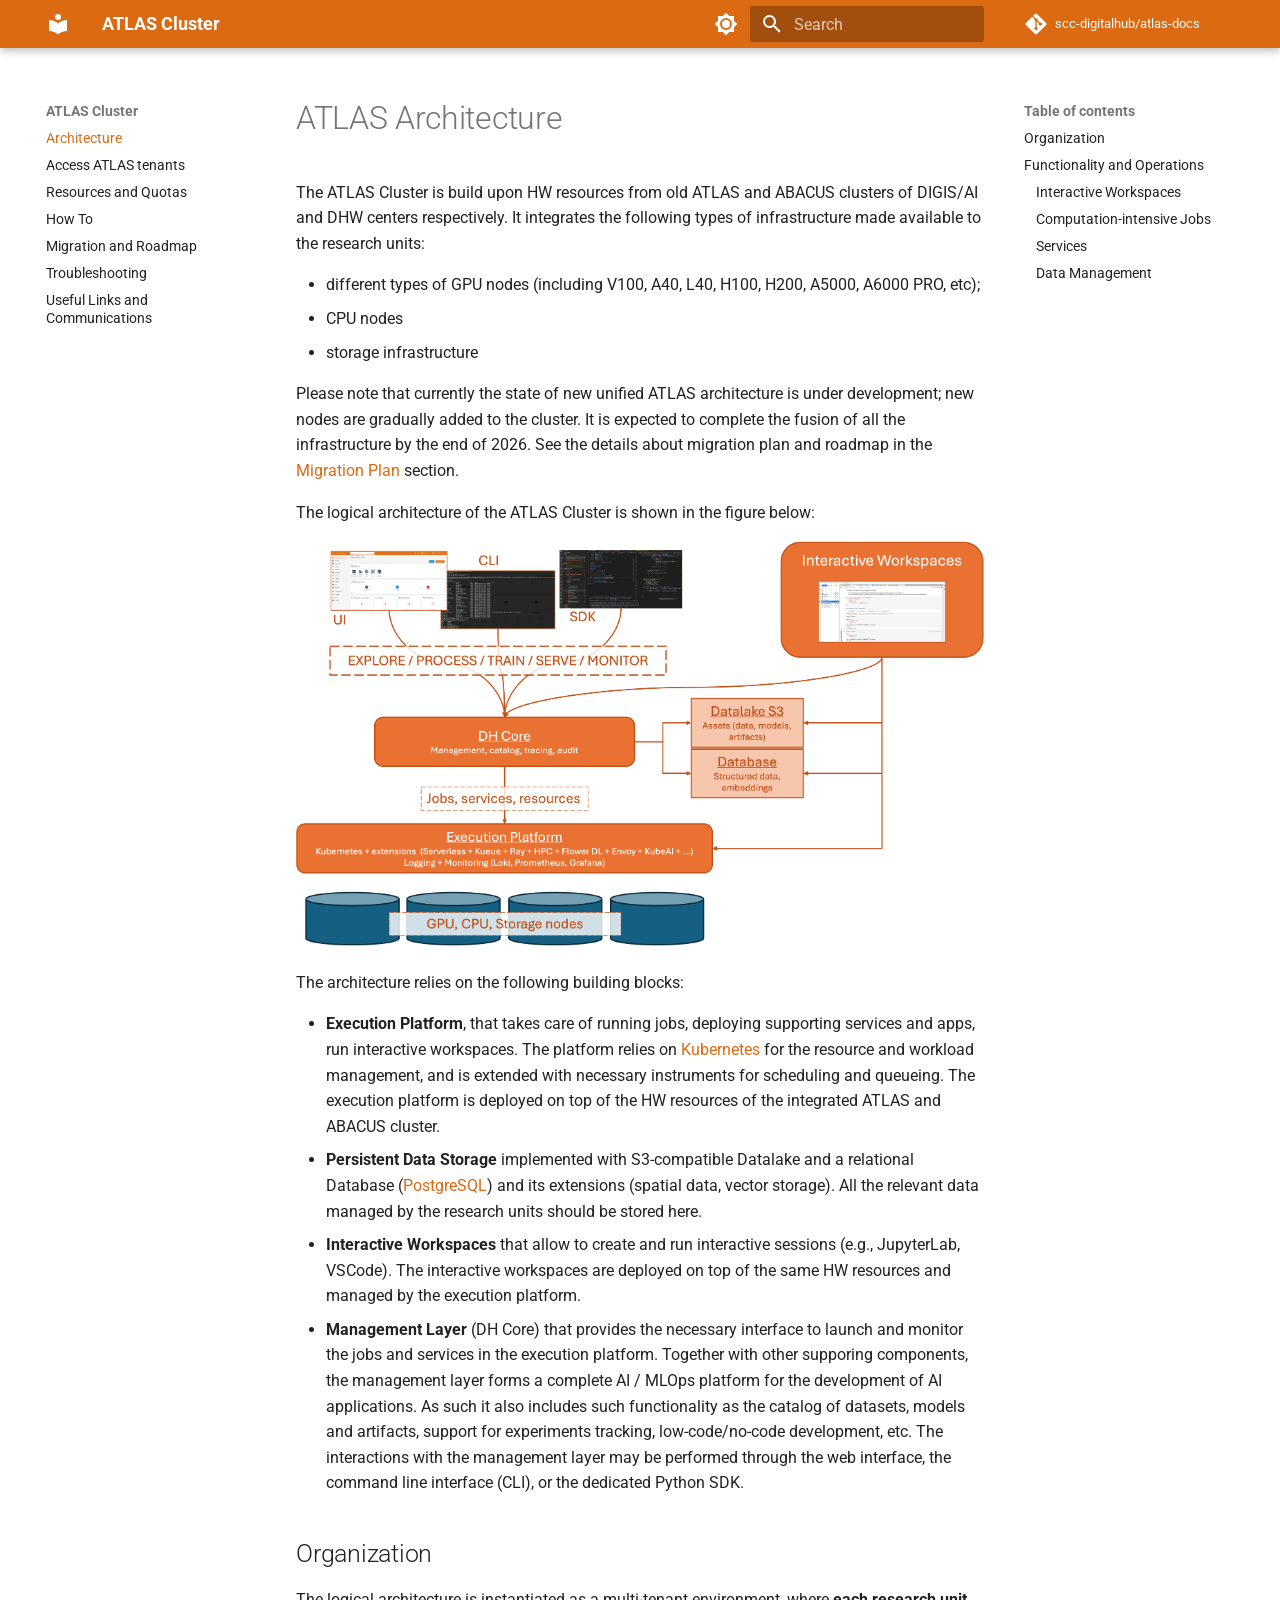
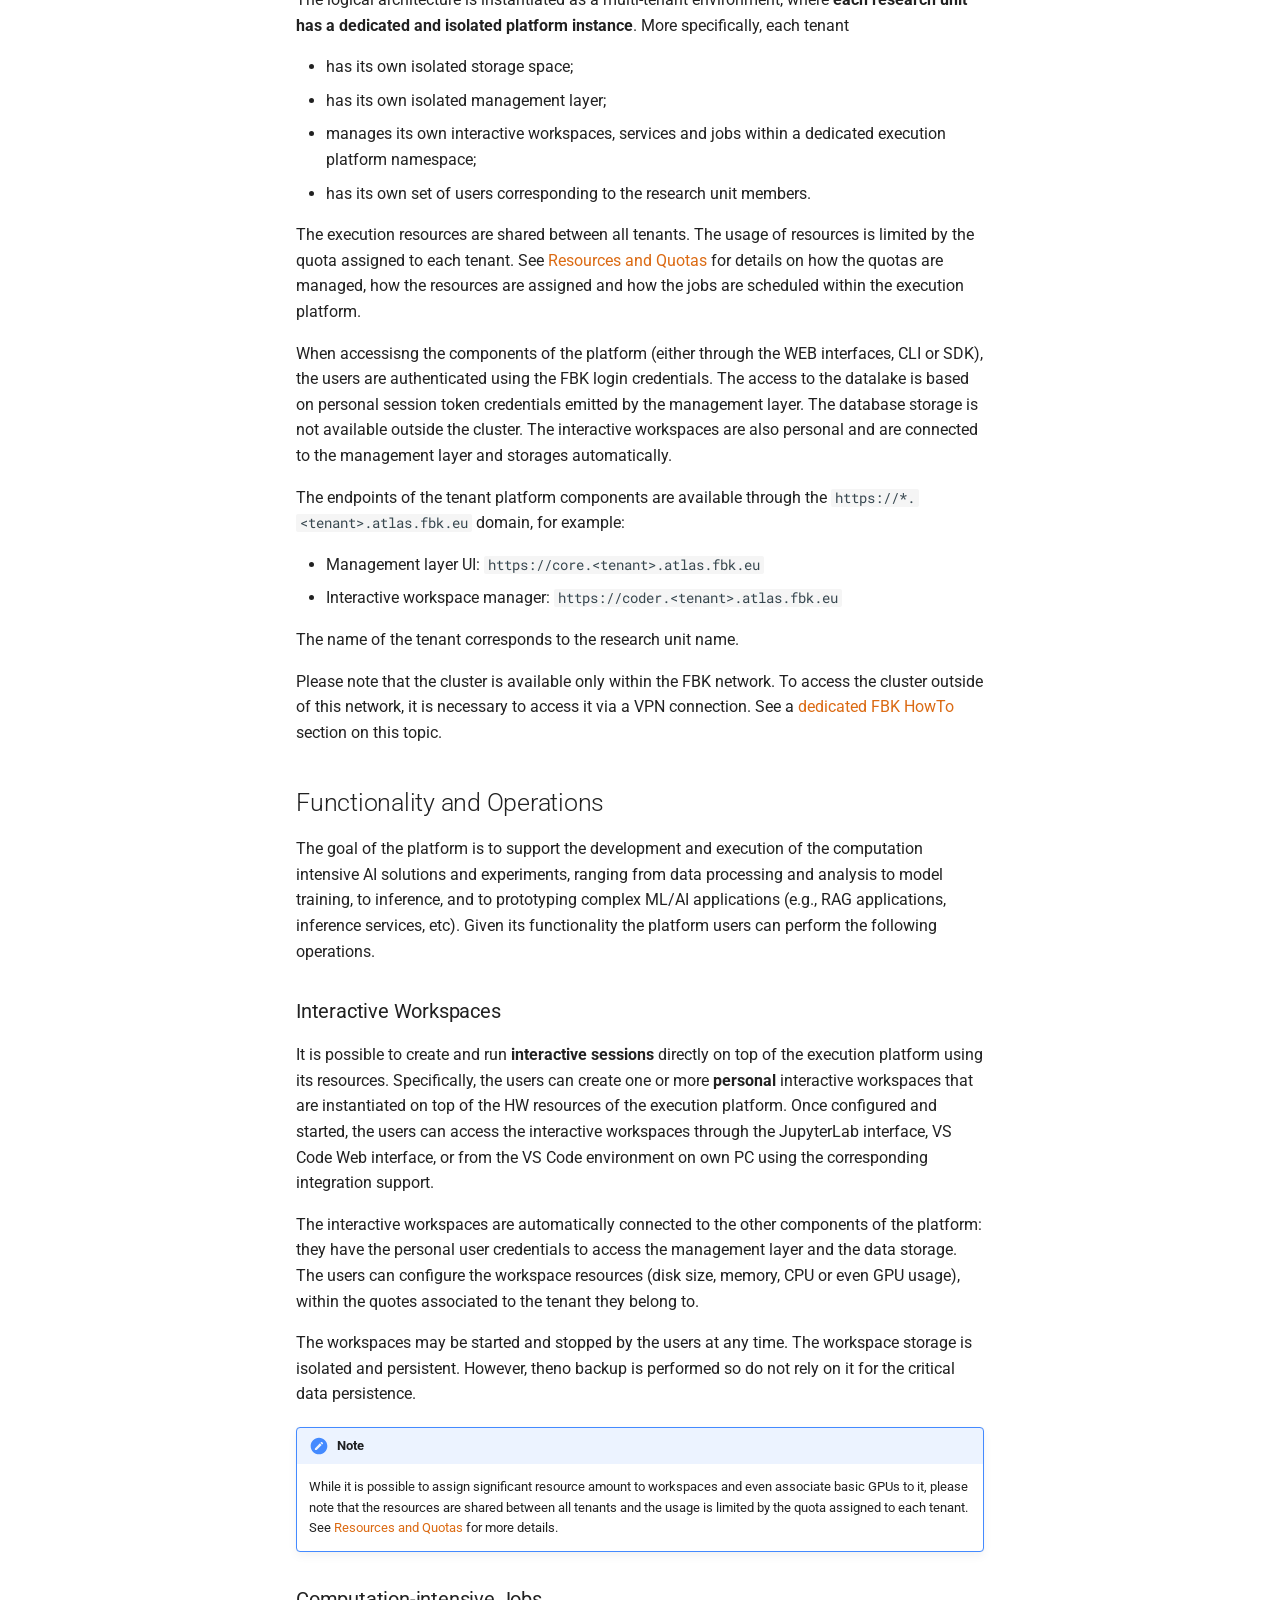
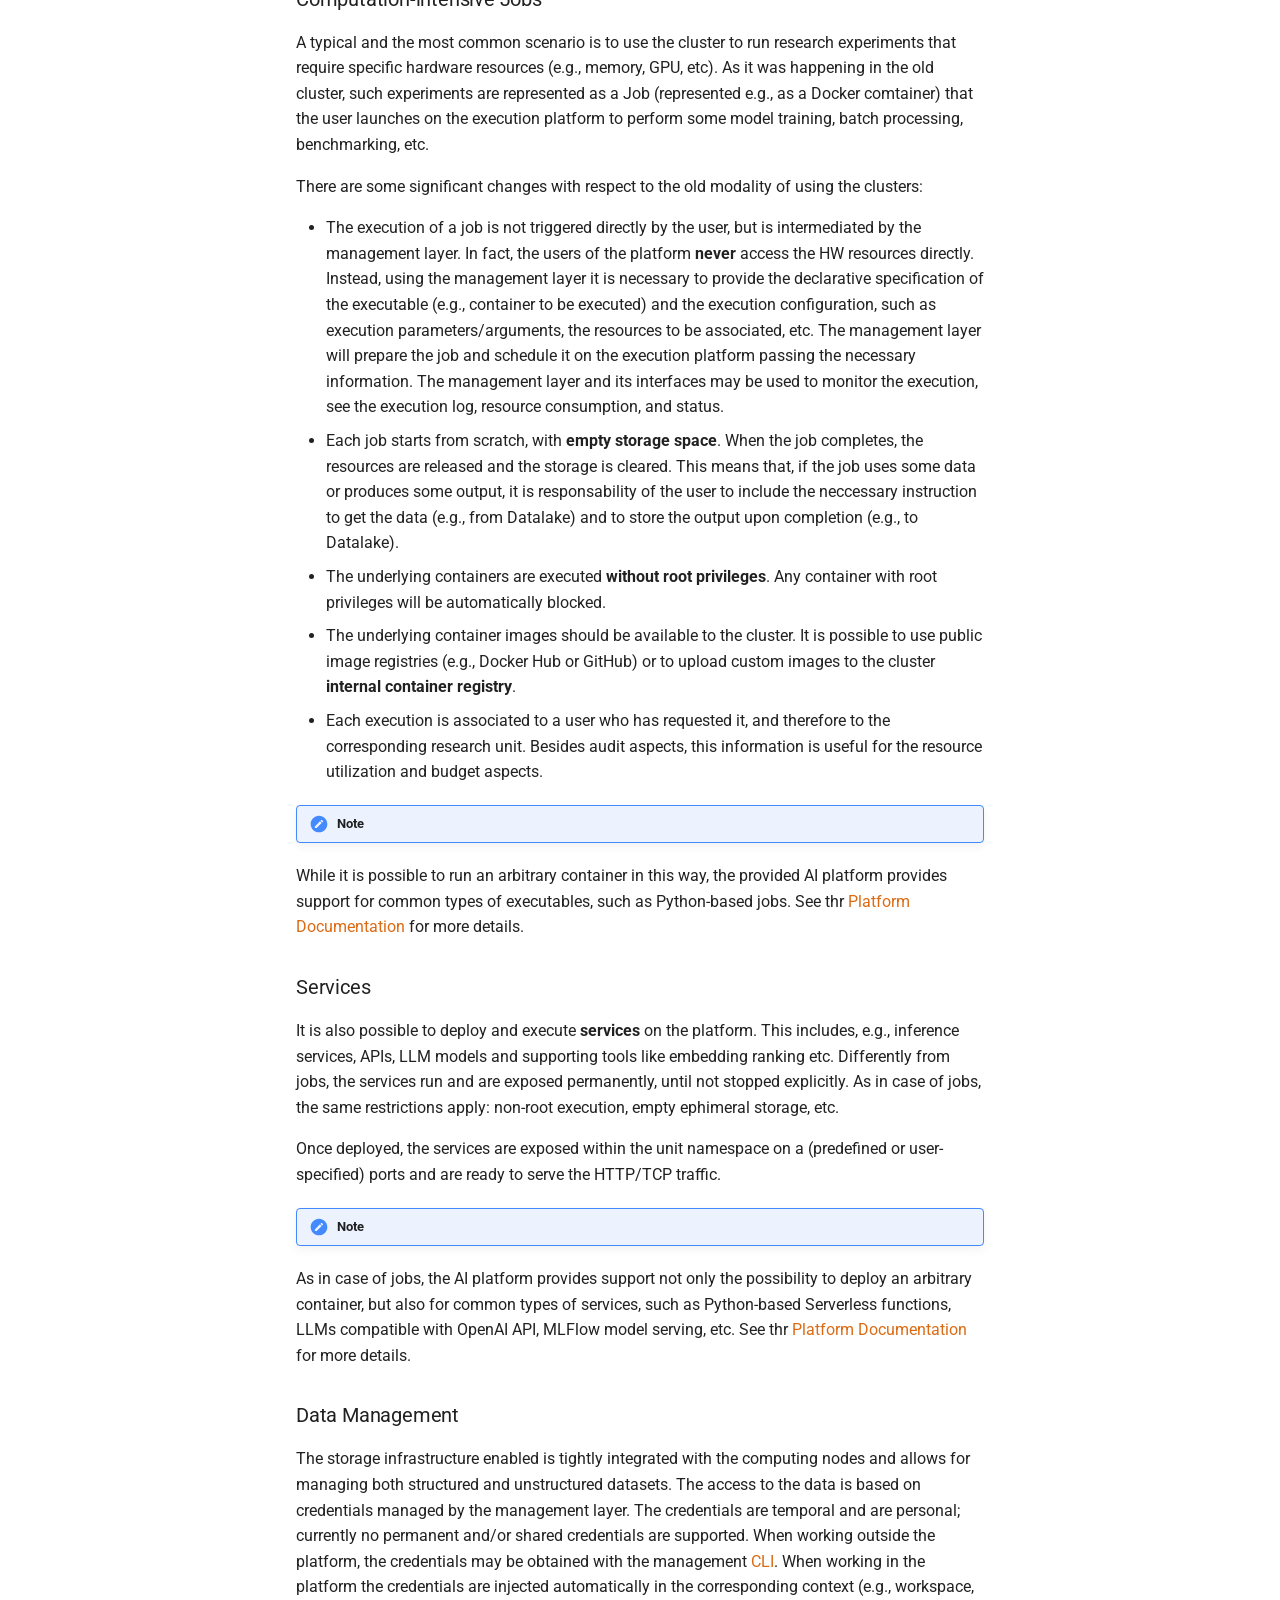
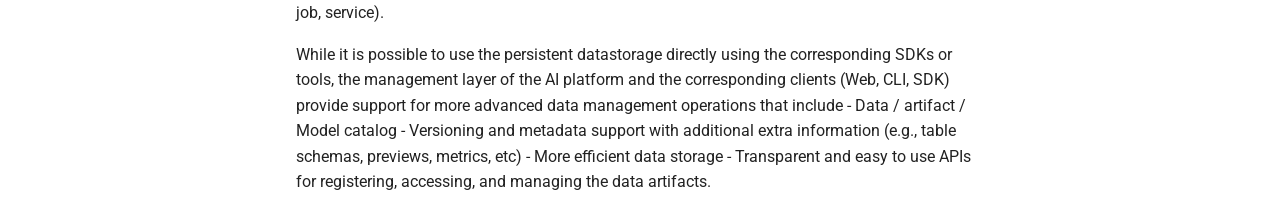
<file: index.html>
<!doctype html>
<html lang="en" class="no-js">
  <head>
    
      <meta charset="utf-8">
      <meta name="viewport" content="width=device-width,initial-scale=1">
      
      
      
      
      
        <link rel="next" href="access/">
      
      
      <link rel="icon" href="assets/images/favicon.png">
      <meta name="generator" content="mkdocs-1.5.3, mkdocs-material-9.5.17">
    
    
      
        <title>ATLAS Cluster</title>
      
    
    
      <link rel="stylesheet" href="assets/stylesheets/main.bcfcd587.min.css">
      
        
        <link rel="stylesheet" href="assets/stylesheets/palette.06af60db.min.css">
      
      


    
    
      
    
    
      
        
        
        <link rel="preconnect" href="https://fonts.gstatic.com" crossorigin>
        <link rel="stylesheet" href="https://fonts.googleapis.com/css?family=Roboto:300,300i,400,400i,700,700i%7CRoboto+Mono:400,400i,700,700i&display=fallback">
        <style>:root{--md-text-font:"Roboto";--md-code-font:"Roboto Mono"}</style>
      
    
    
      <link rel="stylesheet" href="stylesheets/portal_selection.css">
    
      <link rel="stylesheet" href="stylesheets/colors.css">
    
    <script>__md_scope=new URL(".",location),__md_hash=e=>[...e].reduce((e,_)=>(e<<5)-e+_.charCodeAt(0),0),__md_get=(e,_=localStorage,t=__md_scope)=>JSON.parse(_.getItem(t.pathname+"."+e)),__md_set=(e,_,t=localStorage,a=__md_scope)=>{try{t.setItem(a.pathname+"."+e,JSON.stringify(_))}catch(e){}}</script>
    
      

    
    
    
  </head>
  
  
    
    
      
    
    
    
    
    <body dir="ltr" data-md-color-scheme="orange" data-md-color-primary="indigo" data-md-color-accent="indigo">
  
    
    <input class="md-toggle" data-md-toggle="drawer" type="checkbox" id="__drawer" autocomplete="off">
    <input class="md-toggle" data-md-toggle="search" type="checkbox" id="__search" autocomplete="off">
    <label class="md-overlay" for="__drawer"></label>
    <div data-md-component="skip">
      
        
        <a href="#atlas-architecture" class="md-skip">
          Skip to content
        </a>
      
    </div>
    <div data-md-component="announce">
      
    </div>
    
    


  


<!-- Header -->
<header class="md-header md-header--shadow" data-md-component="header">
  <nav
    class="md-header__inner md-grid"
    aria-label="Header"
  >

    <!-- Link to home -->
    <a
      href="."
      title="ATLAS Cluster"
      class="md-header__button md-logo"
      aria-label="ATLAS Cluster"
      data-md-component="logo"
    >
      
  
  <svg xmlns="http://www.w3.org/2000/svg" viewBox="0 0 24 24"><path d="M12 8a3 3 0 0 0 3-3 3 3 0 0 0-3-3 3 3 0 0 0-3 3 3 3 0 0 0 3 3m0 3.54C9.64 9.35 6.5 8 3 8v11c3.5 0 6.64 1.35 9 3.54 2.36-2.19 5.5-3.54 9-3.54V8c-3.5 0-6.64 1.35-9 3.54Z"/></svg>

    </a>

    <!-- Button to open drawer -->
    <label class="md-header__button md-icon" for="__drawer">
      
      <svg xmlns="http://www.w3.org/2000/svg" viewBox="0 0 24 24"><path d="M3 6h18v2H3V6m0 5h18v2H3v-2m0 5h18v2H3v-2Z"/></svg>
    </label>

    <!-- Header title -->
    <div class="md-header__title" data-md-component="header-title">
      <div class="md-header__ellipsis">
        <div class="md-header__topic">
          <span class="md-ellipsis">
            ATLAS Cluster
          </span>
        </div>
        <div class="md-header__topic" data-md-component="header-topic">
          <span class="md-ellipsis">
            
              Architecture
            
          </span>
        </div>
      </div>
    </div>

    <!-- Color palette toggle -->
    
      
        <form class="md-header__option" data-md-component="palette">
  
    
    
    
    <input class="md-option" data-md-color-media="" data-md-color-scheme="orange" data-md-color-primary="indigo" data-md-color-accent="indigo"  aria-label="Switch to dark mode"  type="radio" name="__palette" id="__palette_0">
    
      <label class="md-header__button md-icon" title="Switch to dark mode" for="__palette_1" hidden>
        <svg xmlns="http://www.w3.org/2000/svg" viewBox="0 0 24 24"><path d="M12 8a4 4 0 0 0-4 4 4 4 0 0 0 4 4 4 4 0 0 0 4-4 4 4 0 0 0-4-4m0 10a6 6 0 0 1-6-6 6 6 0 0 1 6-6 6 6 0 0 1 6 6 6 6 0 0 1-6 6m8-9.31V4h-4.69L12 .69 8.69 4H4v4.69L.69 12 4 15.31V20h4.69L12 23.31 15.31 20H20v-4.69L23.31 12 20 8.69Z"/></svg>
      </label>
    
  
    
    
    
    <input class="md-option" data-md-color-media="" data-md-color-scheme="slate" data-md-color-primary="indigo" data-md-color-accent="indigo"  aria-label="Switch to light mode"  type="radio" name="__palette" id="__palette_1">
    
      <label class="md-header__button md-icon" title="Switch to light mode" for="__palette_0" hidden>
        <svg xmlns="http://www.w3.org/2000/svg" viewBox="0 0 24 24"><path d="M12 18c-.89 0-1.74-.2-2.5-.55C11.56 16.5 13 14.42 13 12c0-2.42-1.44-4.5-3.5-5.45C10.26 6.2 11.11 6 12 6a6 6 0 0 1 6 6 6 6 0 0 1-6 6m8-9.31V4h-4.69L12 .69 8.69 4H4v4.69L.69 12 4 15.31V20h4.69L12 23.31 15.31 20H20v-4.69L23.31 12 20 8.69Z"/></svg>
      </label>
    
  
</form>
      
    

    <!-- User preference: color palette -->
    
      <script>var media,input,key,value,palette=__md_get("__palette");if(palette&&palette.color){"(prefers-color-scheme)"===palette.color.media&&(media=matchMedia("(prefers-color-scheme: light)"),input=document.querySelector(media.matches?"[data-md-color-media='(prefers-color-scheme: light)']":"[data-md-color-media='(prefers-color-scheme: dark)']"),palette.color.media=input.getAttribute("data-md-color-media"),palette.color.scheme=input.getAttribute("data-md-color-scheme"),palette.color.primary=input.getAttribute("data-md-color-primary"),palette.color.accent=input.getAttribute("data-md-color-accent"));for([key,value]of Object.entries(palette.color))document.body.setAttribute("data-md-color-"+key,value)}</script>
    

    <!-- Site language selector -->
    

    <!-- Button to open search modal -->
    
      <label class="md-header__button md-icon" for="__search">
        
        <svg xmlns="http://www.w3.org/2000/svg" viewBox="0 0 24 24"><path d="M9.5 3A6.5 6.5 0 0 1 16 9.5c0 1.61-.59 3.09-1.56 4.23l.27.27h.79l5 5-1.5 1.5-5-5v-.79l-.27-.27A6.516 6.516 0 0 1 9.5 16 6.5 6.5 0 0 1 3 9.5 6.5 6.5 0 0 1 9.5 3m0 2C7 5 5 7 5 9.5S7 14 9.5 14 14 12 14 9.5 12 5 9.5 5Z"/></svg>
      </label>

      <!-- Search interface -->
      <div class="md-search" data-md-component="search" role="dialog">
  <label class="md-search__overlay" for="__search"></label>
  <div class="md-search__inner" role="search">
    <form class="md-search__form" name="search">
      <input type="text" class="md-search__input" name="query" aria-label="Search" placeholder="Search" autocapitalize="off" autocorrect="off" autocomplete="off" spellcheck="false" data-md-component="search-query" required>
      <label class="md-search__icon md-icon" for="__search">
        
        <svg xmlns="http://www.w3.org/2000/svg" viewBox="0 0 24 24"><path d="M9.5 3A6.5 6.5 0 0 1 16 9.5c0 1.61-.59 3.09-1.56 4.23l.27.27h.79l5 5-1.5 1.5-5-5v-.79l-.27-.27A6.516 6.516 0 0 1 9.5 16 6.5 6.5 0 0 1 3 9.5 6.5 6.5 0 0 1 9.5 3m0 2C7 5 5 7 5 9.5S7 14 9.5 14 14 12 14 9.5 12 5 9.5 5Z"/></svg>
        
        <svg xmlns="http://www.w3.org/2000/svg" viewBox="0 0 24 24"><path d="M20 11v2H8l5.5 5.5-1.42 1.42L4.16 12l7.92-7.92L13.5 5.5 8 11h12Z"/></svg>
      </label>
      <nav class="md-search__options" aria-label="Search">
        
        <button type="reset" class="md-search__icon md-icon" title="Clear" aria-label="Clear" tabindex="-1">
          
          <svg xmlns="http://www.w3.org/2000/svg" viewBox="0 0 24 24"><path d="M19 6.41 17.59 5 12 10.59 6.41 5 5 6.41 10.59 12 5 17.59 6.41 19 12 13.41 17.59 19 19 17.59 13.41 12 19 6.41Z"/></svg>
        </button>
      </nav>
      
    </form>
    <div class="md-search__output">
      <div class="md-search__scrollwrap" data-md-scrollfix>
        <div class="md-search-result" data-md-component="search-result">
          <div class="md-search-result__meta">
            Initializing search
          </div>
          <ol class="md-search-result__list" role="presentation"></ol>
        </div>
      </div>
    </div>
  </div>
</div>
    

    <!-- Repository information -->
    
      <div class="md-header__source">
        <a href="https://github.com/scc-digitalhub/atlas-docs" title="Go to repository" class="md-source" data-md-component="source">
  <div class="md-source__icon md-icon">
    
    <svg xmlns="http://www.w3.org/2000/svg" viewBox="0 0 448 512"><!--! Font Awesome Free 6.5.1 by @fontawesome - https://fontawesome.com License - https://fontawesome.com/license/free (Icons: CC BY 4.0, Fonts: SIL OFL 1.1, Code: MIT License) Copyright 2023 Fonticons, Inc.--><path d="M439.55 236.05 244 40.45a28.87 28.87 0 0 0-40.81 0l-40.66 40.63 51.52 51.52c27.06-9.14 52.68 16.77 43.39 43.68l49.66 49.66c34.23-11.8 61.18 31 35.47 56.69-26.49 26.49-70.21-2.87-56-37.34L240.22 199v121.85c25.3 12.54 22.26 41.85 9.08 55a34.34 34.34 0 0 1-48.55 0c-17.57-17.6-11.07-46.91 11.25-56v-123c-20.8-8.51-24.6-30.74-18.64-45L142.57 101 8.45 235.14a28.86 28.86 0 0 0 0 40.81l195.61 195.6a28.86 28.86 0 0 0 40.8 0l194.69-194.69a28.86 28.86 0 0 0 0-40.81z"/></svg>
  </div>
  <div class="md-source__repository">
    scc-digitalhub/atlas-docs
  </div>
</a>
      </div>
    
  </nav>

  <!-- Navigation tabs (sticky) -->
  
</header>

    <div class="md-container" data-md-component="container">
      
      
        
          
        
      
      <main class="md-main" data-md-component="main">
        <div class="md-main__inner md-grid">
          
            
              
              <div class="md-sidebar md-sidebar--primary" data-md-component="sidebar" data-md-type="navigation" >
                <div class="md-sidebar__scrollwrap">
                  <div class="md-sidebar__inner">
                    



<nav class="md-nav md-nav--primary" aria-label="Navigation" data-md-level="0">
  <label class="md-nav__title" for="__drawer">
    <a href="." title="ATLAS Cluster" class="md-nav__button md-logo" aria-label="ATLAS Cluster" data-md-component="logo">
      
  
  <svg xmlns="http://www.w3.org/2000/svg" viewBox="0 0 24 24"><path d="M12 8a3 3 0 0 0 3-3 3 3 0 0 0-3-3 3 3 0 0 0-3 3 3 3 0 0 0 3 3m0 3.54C9.64 9.35 6.5 8 3 8v11c3.5 0 6.64 1.35 9 3.54 2.36-2.19 5.5-3.54 9-3.54V8c-3.5 0-6.64 1.35-9 3.54Z"/></svg>

    </a>
    ATLAS Cluster
  </label>
  
    <div class="md-nav__source">
      <a href="https://github.com/scc-digitalhub/atlas-docs" title="Go to repository" class="md-source" data-md-component="source">
  <div class="md-source__icon md-icon">
    
    <svg xmlns="http://www.w3.org/2000/svg" viewBox="0 0 448 512"><!--! Font Awesome Free 6.5.1 by @fontawesome - https://fontawesome.com License - https://fontawesome.com/license/free (Icons: CC BY 4.0, Fonts: SIL OFL 1.1, Code: MIT License) Copyright 2023 Fonticons, Inc.--><path d="M439.55 236.05 244 40.45a28.87 28.87 0 0 0-40.81 0l-40.66 40.63 51.52 51.52c27.06-9.14 52.68 16.77 43.39 43.68l49.66 49.66c34.23-11.8 61.18 31 35.47 56.69-26.49 26.49-70.21-2.87-56-37.34L240.22 199v121.85c25.3 12.54 22.26 41.85 9.08 55a34.34 34.34 0 0 1-48.55 0c-17.57-17.6-11.07-46.91 11.25-56v-123c-20.8-8.51-24.6-30.74-18.64-45L142.57 101 8.45 235.14a28.86 28.86 0 0 0 0 40.81l195.61 195.6a28.86 28.86 0 0 0 40.8 0l194.69-194.69a28.86 28.86 0 0 0 0-40.81z"/></svg>
  </div>
  <div class="md-source__repository">
    scc-digitalhub/atlas-docs
  </div>
</a>
    </div>
  
  <ul class="md-nav__list" data-md-scrollfix>
    
      
      
  
  
    
  
  
  
    <li class="md-nav__item md-nav__item--active">
      
      <input class="md-nav__toggle md-toggle" type="checkbox" id="__toc">
      
      
        
      
      
        <label class="md-nav__link md-nav__link--active" for="__toc">
          
  
  <span class="md-ellipsis">
    Architecture
  </span>
  

          <span class="md-nav__icon md-icon"></span>
        </label>
      
      <a href="." class="md-nav__link md-nav__link--active">
        
  
  <span class="md-ellipsis">
    Architecture
  </span>
  

      </a>
      
        

<nav class="md-nav md-nav--secondary" aria-label="Table of contents">
  
  
  
    
  
  
    <label class="md-nav__title" for="__toc">
      <span class="md-nav__icon md-icon"></span>
      Table of contents
    </label>
    <ul class="md-nav__list" data-md-component="toc" data-md-scrollfix>
      
        <li class="md-nav__item">
  <a href="#organization" class="md-nav__link">
    <span class="md-ellipsis">
      Organization
    </span>
  </a>
  
</li>
      
        <li class="md-nav__item">
  <a href="#functionality-and-operations" class="md-nav__link">
    <span class="md-ellipsis">
      Functionality and Operations
    </span>
  </a>
  
    <nav class="md-nav" aria-label="Functionality and Operations">
      <ul class="md-nav__list">
        
          <li class="md-nav__item">
  <a href="#interactive-workspaces" class="md-nav__link">
    <span class="md-ellipsis">
      Interactive Workspaces
    </span>
  </a>
  
</li>
        
          <li class="md-nav__item">
  <a href="#computation-intensive-jobs" class="md-nav__link">
    <span class="md-ellipsis">
      Computation-intensive Jobs
    </span>
  </a>
  
</li>
        
          <li class="md-nav__item">
  <a href="#services" class="md-nav__link">
    <span class="md-ellipsis">
      Services
    </span>
  </a>
  
</li>
        
          <li class="md-nav__item">
  <a href="#data-management" class="md-nav__link">
    <span class="md-ellipsis">
      Data Management
    </span>
  </a>
  
</li>
        
      </ul>
    </nav>
  
</li>
      
    </ul>
  
</nav>
      
    </li>
  

    
      
      
  
  
  
  
    <li class="md-nav__item">
      <a href="access/" class="md-nav__link">
        
  
  <span class="md-ellipsis">
    Access ATLAS tenants
  </span>
  

      </a>
    </li>
  

    
      
      
  
  
  
  
    <li class="md-nav__item">
      <a href="resources/" class="md-nav__link">
        
  
  <span class="md-ellipsis">
    Resources and Quotas
  </span>
  

      </a>
    </li>
  

    
      
      
  
  
  
  
    <li class="md-nav__item">
      <a href="how-to/" class="md-nav__link">
        
  
  <span class="md-ellipsis">
    How To
  </span>
  

      </a>
    </li>
  

    
      
      
  
  
  
  
    <li class="md-nav__item">
      <a href="migration_roadmap/" class="md-nav__link">
        
  
  <span class="md-ellipsis">
    Migration and Roadmap
  </span>
  

      </a>
    </li>
  

    
      
      
  
  
  
  
    <li class="md-nav__item">
      <a href="troubleshooting/" class="md-nav__link">
        
  
  <span class="md-ellipsis">
    Troubleshooting
  </span>
  

      </a>
    </li>
  

    
      
      
  
  
  
  
    <li class="md-nav__item">
      <a href="links/" class="md-nav__link">
        
  
  <span class="md-ellipsis">
    Useful Links and Communications
  </span>
  

      </a>
    </li>
  

    
  </ul>
</nav>
                  </div>
                </div>
              </div>
            
            
              
              <div class="md-sidebar md-sidebar--secondary" data-md-component="sidebar" data-md-type="toc" >
                <div class="md-sidebar__scrollwrap">
                  <div class="md-sidebar__inner">
                    

<nav class="md-nav md-nav--secondary" aria-label="Table of contents">
  
  
  
    
  
  
    <label class="md-nav__title" for="__toc">
      <span class="md-nav__icon md-icon"></span>
      Table of contents
    </label>
    <ul class="md-nav__list" data-md-component="toc" data-md-scrollfix>
      
        <li class="md-nav__item">
  <a href="#organization" class="md-nav__link">
    <span class="md-ellipsis">
      Organization
    </span>
  </a>
  
</li>
      
        <li class="md-nav__item">
  <a href="#functionality-and-operations" class="md-nav__link">
    <span class="md-ellipsis">
      Functionality and Operations
    </span>
  </a>
  
    <nav class="md-nav" aria-label="Functionality and Operations">
      <ul class="md-nav__list">
        
          <li class="md-nav__item">
  <a href="#interactive-workspaces" class="md-nav__link">
    <span class="md-ellipsis">
      Interactive Workspaces
    </span>
  </a>
  
</li>
        
          <li class="md-nav__item">
  <a href="#computation-intensive-jobs" class="md-nav__link">
    <span class="md-ellipsis">
      Computation-intensive Jobs
    </span>
  </a>
  
</li>
        
          <li class="md-nav__item">
  <a href="#services" class="md-nav__link">
    <span class="md-ellipsis">
      Services
    </span>
  </a>
  
</li>
        
          <li class="md-nav__item">
  <a href="#data-management" class="md-nav__link">
    <span class="md-ellipsis">
      Data Management
    </span>
  </a>
  
</li>
        
      </ul>
    </nav>
  
</li>
      
    </ul>
  
</nav>
                  </div>
                </div>
              </div>
            
          
          
            <div class="md-content" data-md-component="content">
              <article class="md-content__inner md-typeset">
                
                  

  
  


<h1 id="atlas-architecture">ATLAS Architecture</h1>
<p>The ATLAS Cluster is build upon HW resources from old ATLAS and ABACUS clusters of DIGIS/AI and DHW centers respectively. It integrates the following types of infrastructure made available to the research units:</p>
<ul>
<li>different types of GPU nodes (including V100, A40, L40, H100, H200, A5000, A6000 PRO, etc);</li>
<li>CPU nodes</li>
<li>storage infrastructure</li>
</ul>
<p>Please note that currently the state of new unified ATLAS architecture is under development; new nodes are gradually added to the cluster. It is expected to complete the fusion of all the infrastructure by the end of 2026. See the details about migration plan and roadmap in the <a href="migration_roadmap/">Migration Plan</a> section.</p>
<p>The logical architecture of the ATLAS Cluster is shown in the figure below:</p>
<p><img alt="ATLAS architecture" src="images/architecture.png" title="ATLAS architecture" /></p>
<p>The architecture relies on the following building blocks:</p>
<ul>
<li><strong>Execution Platform</strong>, that takes care of running jobs, deploying supporting services and apps, run interactive workspaces. The platform relies on 
  <a href="https://kubernetes.io/">Kubernetes</a> for the resource and workload management, and is extended with necessary instruments for scheduling and queueing. The execution platform is deployed on top of the HW resources of the integrated ATLAS and ABACUS cluster.</li>
<li><strong>Persistent Data Storage</strong> implemented with S3-compatible Datalake and a relational Database (<a href="https://www.postgresql.org/">PostgreSQL</a>) and its extensions (spatial data, vector storage). All the relevant data managed by the research units should be stored here.</li>
<li><strong>Interactive Workspaces</strong> that allow to create and run interactive sessions (e.g., JupyterLab, VSCode). The interactive workspaces are deployed on top of the same HW resources and managed by the execution platform.</li>
<li><strong>Management Layer</strong> (DH Core) that provides the necessary interface to launch and monitor the jobs and services in the execution platform. Together with other supporing components, the management layer forms a complete AI / MLOps platform for the development of AI applications. As such it also includes such functionality as the catalog of datasets, models and artifacts, support for experiments tracking, low-code/no-code development, etc. The interactions with the management layer may be performed through the web interface, the command line interface (CLI), or the dedicated Python SDK.</li>
</ul>
<h2 id="organization">Organization</h2>
<p>The logical architecture is instantiated as a multi-tenant environment, where <strong>each research unit has a dedicated and isolated platform instance</strong>. More specifically, each tenant</p>
<ul>
<li>has its own isolated storage space;</li>
<li>has its own isolated management layer;</li>
<li>manages its own interactive workspaces, services and jobs within a dedicated execution platform namespace;</li>
<li>has its own set of users corresponding to the research unit members.</li>
</ul>
<p>The execution resources are shared between all tenants. The usage of resources is limited by the quota assigned to each tenant. See <a href="resources/">Resources and Quotas</a> for details on how the quotas are managed, how the resources are assigned and how the jobs are scheduled within the execution platform.</p>
<p>When accessisng the components of the platform (either through the WEB interfaces, CLI or SDK), the users are authenticated using the FBK login credentials. The access to the datalake is based on personal session token credentials emitted by the management layer. The database storage is not available outside the cluster. The interactive workspaces are also personal and are connected to the management layer and storages automatically.</p>
<p>The endpoints of the tenant platform components are available through the <code>https://*.&lt;tenant&gt;.atlas.fbk.eu</code> domain, for example:</p>
<ul>
<li>Management layer UI: <code>https://core.&lt;tenant&gt;.atlas.fbk.eu</code></li>
<li>Interactive workspace manager: <code>https://coder.&lt;tenant&gt;.atlas.fbk.eu</code></li>
</ul>
<p>The name of the tenant corresponds to the research unit name.</p>
<p>Please note that the cluster is available only within the FBK network. To access the cluster outside of this network, it is necessary to access it via a VPN connection. See a <a href="https://howto.fbk.eu/documenti/zero-trust-vpn/">dedicated FBK HowTo</a> section on this topic.</p>
<h2 id="functionality-and-operations">Functionality and Operations</h2>
<p>The goal of the platform is to support the development and execution of the computation intensive AI solutions and experiments, ranging from data processing and analysis to model training, to inference, and to prototyping complex ML/AI applications (e.g., RAG applications, inference services, etc). Given its functionality the platform users can perform the following operations.</p>
<h3 id="interactive-workspaces">Interactive Workspaces</h3>
<p>It is possible to create and run <strong>interactive sessions</strong> directly on top of the execution platform using its resources. Specifically, the users can create one or more <strong>personal</strong> interactive workspaces that are instantiated on top of the HW resources of the execution platform. Once configured and started, the users can access the interactive workspaces through the JupyterLab interface, VS Code Web interface, or from the VS Code environment on own PC using the corresponding integration support.</p>
<p>The interactive workspaces are automatically connected to the other components of the platform: they have the personal user credentials to access the management layer and the data storage. The users can configure the workspace resources (disk size, memory, CPU or even GPU usage), within the quotes associated to the tenant they belong to. </p>
<p>The workspaces may be started and stopped by the users at any time. The workspace storage is isolated and persistent. However, theno backup is performed so do not rely on it for the critical data persistence.</p>
<div class="admonition note">
<p class="admonition-title">Note</p>
<p>While it is possible to assign significant resource amount to workspaces and even associate basic GPUs to it, please note that the resources are shared between all tenants and the usage is limited by the quota assigned to each tenant. See <a href="resources/">Resources and Quotas</a> for more details.</p>
</div>
<h3 id="computation-intensive-jobs">Computation-intensive Jobs</h3>
<p>A typical and the most common scenario is to use the cluster to run research experiments that require specific hardware resources (e.g., memory, GPU, etc). As it was happening in the old cluster, such experiments are represented as a Job (represented e.g., as a Docker comtainer) that the user launches on the execution platform to perform some model training, batch processing, benchmarking, etc.</p>
<p>There are some significant changes with respect to the old modality of using the clusters:</p>
<ul>
<li>The execution of a job is not triggered directly by the user, but is intermediated by the management layer. In fact, the users of the platform <strong>never</strong> access the HW resources directly. Instead, using the management layer it is necessary to provide the declarative specification of the executable (e.g., container to be executed) and the execution configuration, such as execution parameters/arguments, the resources to be associated, etc. The management layer will prepare the job and schedule it on the execution platform passing the necessary information. The management layer and its interfaces may be used to monitor the execution, see the execution log, resource consumption, and status.</li>
<li>Each job starts from scratch, with <strong>empty storage space</strong>. When the job completes, the resources are released and the storage is cleared. This means that, if the job uses some data or produces some output, it is responsability of the user to include the neccessary instruction to get the data (e.g., from Datalake) and to store the output upon completion (e.g., to Datalake). </li>
<li>The underlying containers are executed <strong>without root privileges</strong>. Any container with root privileges will be automatically blocked. </li>
<li>The underlying container images should be available to the cluster. It is possible to use public image registries (e.g., Docker Hub or GitHub) or to upload custom images to the cluster <strong>internal container registry</strong>.</li>
<li>Each execution is associated to a user who has requested it, and therefore to the corresponding research unit. Besides audit aspects, this information is useful for the resource utilization and budget aspects.</li>
</ul>
<div class="admonition note">
<p class="admonition-title">Note</p>
</div>
<p>While it is possible to run an arbitrary container in this way, the provided AI platform provides support for common types of executables, such as Python-based jobs. See thr <a href="https://scc-digitalhub.github.io/docs/">Platform Documentation</a> for more details.</p>
<h3 id="services">Services</h3>
<p>It is also possible to deploy and execute <strong>services</strong> on the platform. This includes, e.g., inference services, APIs, LLM models and supporting tools like embedding ranking etc. Differently from jobs, the services run and are exposed permanently, until not stopped explicitly. As in case of jobs, the same restrictions apply: non-root execution, empty ephimeral storage, etc. </p>
<p>Once deployed, the services are exposed within the unit namespace on a (predefined or user-specified) ports and are ready to serve the HTTP/TCP traffic. </p>
<div class="admonition note">
<p class="admonition-title">Note</p>
</div>
<p>As in case of jobs, the AI platform provides support not only the possibility to deploy an arbitrary container, but also for common types of services, such as Python-based Serverless functions, LLMs compatible with OpenAI API, MLFlow model serving, etc. See thr <a href="https://scc-digitalhub.github.io/docs/">Platform Documentation</a> for more details.</p>
<h3 id="data-management">Data Management</h3>
<p>The storage infrastructure enabled is tightly integrated with the computing nodes and allows for managing both structured and unstructured datasets. The access to the data is based on credentials managed by the management layer. The credentials are temporal and are personal; currently no permanent and/or shared credentials are supported. When working outside the platform, the credentials may be obtained with the management <a href="https://scc-digitalhub.github.io/docs/0.15/cli/installation/">CLI</a>. When working in the platform the credentials are injected automatically in the corresponding context (e.g., workspace, job, service).</p>
<p>While it is possible to use the persistent datastorage directly using the corresponding SDKs or tools, the management layer of the AI platform and the corresponding clients (Web, CLI, SDK) provide support for more advanced data management operations that include
- Data / artifact / Model catalog
- Versioning and metadata support with additional extra information (e.g., table schemas, previews, metrics, etc)
- More efficient data storage
- Transparent and easy to use APIs for registering, accessing, and managing the data artifacts. </p>












                
              </article>
            </div>
          
          
<script>var target=document.getElementById(location.hash.slice(1));target&&target.name&&(target.checked=target.name.startsWith("__tabbed_"))</script>
        </div>
        
      </main>
      

    </div>
    <div class="md-dialog" data-md-component="dialog">
      <div class="md-dialog__inner md-typeset"></div>
    </div>
    
    
    <script id="__config" type="application/json">{"base": ".", "features": ["navigation.path", "content.code.copy"], "search": "assets/javascripts/workers/search.b8dbb3d2.min.js", "translations": {"clipboard.copied": "Copied to clipboard", "clipboard.copy": "Copy to clipboard", "search.result.more.one": "1 more on this page", "search.result.more.other": "# more on this page", "search.result.none": "No matching documents", "search.result.one": "1 matching document", "search.result.other": "# matching documents", "search.result.placeholder": "Type to start searching", "search.result.term.missing": "Missing", "select.version": "Select version"}}</script>
    
    
      <script src="assets/javascripts/bundle.1e8ae164.min.js"></script>
      
    
  </body>
</html>
</file>
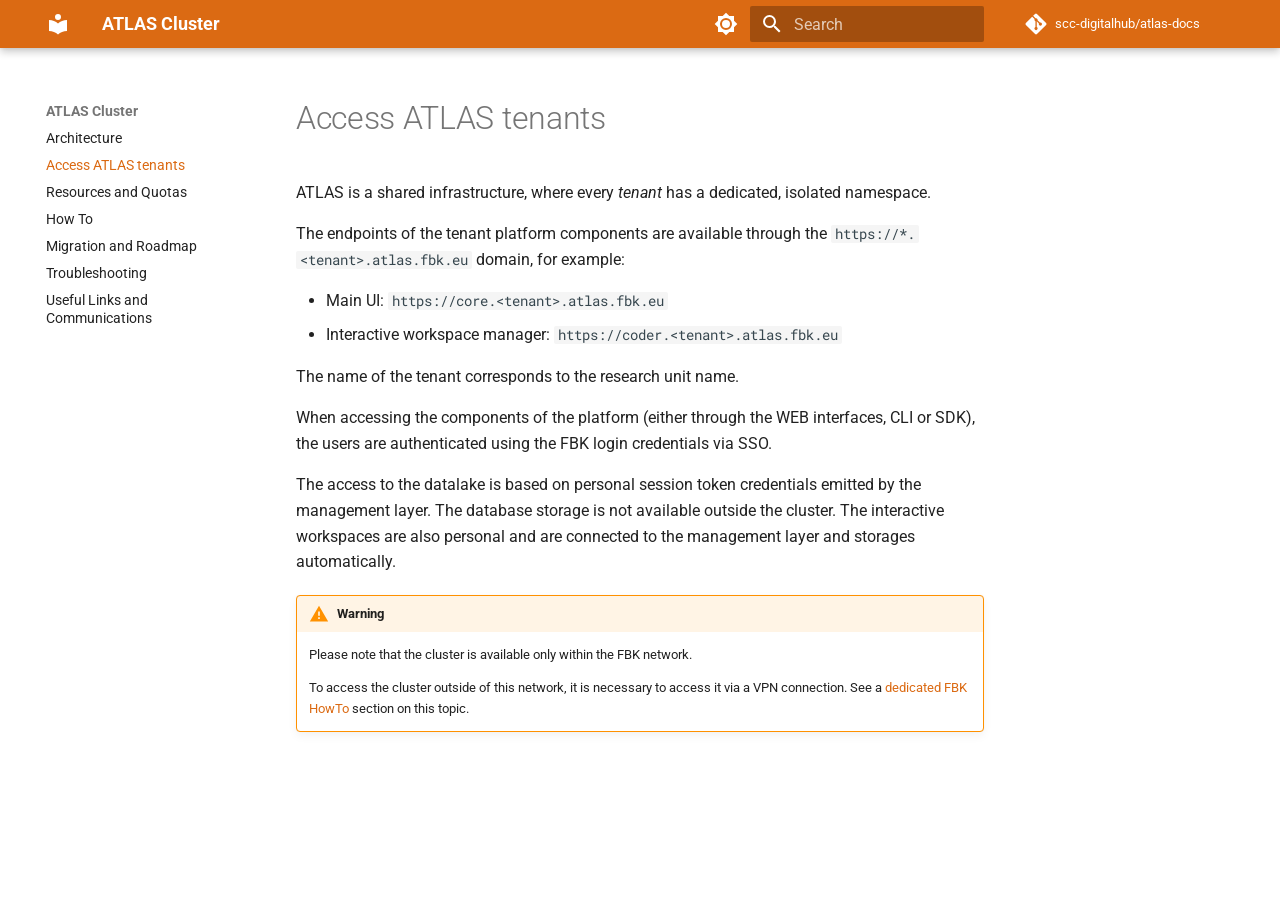
<file: access/index.html>
<!doctype html>
<html lang="en" class="no-js">
  <head>
    
      <meta charset="utf-8">
      <meta name="viewport" content="width=device-width,initial-scale=1">
      
      
      
      
        <link rel="prev" href="..">
      
      
        <link rel="next" href="../resources/">
      
      
      <link rel="icon" href="../assets/images/favicon.png">
      <meta name="generator" content="mkdocs-1.5.3, mkdocs-material-9.5.17">
    
    
      
        <title>Access ATLAS tenants - ATLAS Cluster</title>
      
    
    
      <link rel="stylesheet" href="../assets/stylesheets/main.bcfcd587.min.css">
      
        
        <link rel="stylesheet" href="../assets/stylesheets/palette.06af60db.min.css">
      
      


    
    
      
    
    
      
        
        
        <link rel="preconnect" href="https://fonts.gstatic.com" crossorigin>
        <link rel="stylesheet" href="https://fonts.googleapis.com/css?family=Roboto:300,300i,400,400i,700,700i%7CRoboto+Mono:400,400i,700,700i&display=fallback">
        <style>:root{--md-text-font:"Roboto";--md-code-font:"Roboto Mono"}</style>
      
    
    
      <link rel="stylesheet" href="../stylesheets/portal_selection.css">
    
      <link rel="stylesheet" href="../stylesheets/colors.css">
    
    <script>__md_scope=new URL("..",location),__md_hash=e=>[...e].reduce((e,_)=>(e<<5)-e+_.charCodeAt(0),0),__md_get=(e,_=localStorage,t=__md_scope)=>JSON.parse(_.getItem(t.pathname+"."+e)),__md_set=(e,_,t=localStorage,a=__md_scope)=>{try{t.setItem(a.pathname+"."+e,JSON.stringify(_))}catch(e){}}</script>
    
      

    
    
    
  </head>
  
  
    
    
      
    
    
    
    
    <body dir="ltr" data-md-color-scheme="orange" data-md-color-primary="indigo" data-md-color-accent="indigo">
  
    
    <input class="md-toggle" data-md-toggle="drawer" type="checkbox" id="__drawer" autocomplete="off">
    <input class="md-toggle" data-md-toggle="search" type="checkbox" id="__search" autocomplete="off">
    <label class="md-overlay" for="__drawer"></label>
    <div data-md-component="skip">
      
        
        <a href="#access-atlas-tenants" class="md-skip">
          Skip to content
        </a>
      
    </div>
    <div data-md-component="announce">
      
    </div>
    
    


  


<!-- Header -->
<header class="md-header md-header--shadow" data-md-component="header">
  <nav
    class="md-header__inner md-grid"
    aria-label="Header"
  >

    <!-- Link to home -->
    <a
      href=".."
      title="ATLAS Cluster"
      class="md-header__button md-logo"
      aria-label="ATLAS Cluster"
      data-md-component="logo"
    >
      
  
  <svg xmlns="http://www.w3.org/2000/svg" viewBox="0 0 24 24"><path d="M12 8a3 3 0 0 0 3-3 3 3 0 0 0-3-3 3 3 0 0 0-3 3 3 3 0 0 0 3 3m0 3.54C9.64 9.35 6.5 8 3 8v11c3.5 0 6.64 1.35 9 3.54 2.36-2.19 5.5-3.54 9-3.54V8c-3.5 0-6.64 1.35-9 3.54Z"/></svg>

    </a>

    <!-- Button to open drawer -->
    <label class="md-header__button md-icon" for="__drawer">
      
      <svg xmlns="http://www.w3.org/2000/svg" viewBox="0 0 24 24"><path d="M3 6h18v2H3V6m0 5h18v2H3v-2m0 5h18v2H3v-2Z"/></svg>
    </label>

    <!-- Header title -->
    <div class="md-header__title" data-md-component="header-title">
      <div class="md-header__ellipsis">
        <div class="md-header__topic">
          <span class="md-ellipsis">
            ATLAS Cluster
          </span>
        </div>
        <div class="md-header__topic" data-md-component="header-topic">
          <span class="md-ellipsis">
            
              Access ATLAS tenants
            
          </span>
        </div>
      </div>
    </div>

    <!-- Color palette toggle -->
    
      
        <form class="md-header__option" data-md-component="palette">
  
    
    
    
    <input class="md-option" data-md-color-media="" data-md-color-scheme="orange" data-md-color-primary="indigo" data-md-color-accent="indigo"  aria-label="Switch to dark mode"  type="radio" name="__palette" id="__palette_0">
    
      <label class="md-header__button md-icon" title="Switch to dark mode" for="__palette_1" hidden>
        <svg xmlns="http://www.w3.org/2000/svg" viewBox="0 0 24 24"><path d="M12 8a4 4 0 0 0-4 4 4 4 0 0 0 4 4 4 4 0 0 0 4-4 4 4 0 0 0-4-4m0 10a6 6 0 0 1-6-6 6 6 0 0 1 6-6 6 6 0 0 1 6 6 6 6 0 0 1-6 6m8-9.31V4h-4.69L12 .69 8.69 4H4v4.69L.69 12 4 15.31V20h4.69L12 23.31 15.31 20H20v-4.69L23.31 12 20 8.69Z"/></svg>
      </label>
    
  
    
    
    
    <input class="md-option" data-md-color-media="" data-md-color-scheme="slate" data-md-color-primary="indigo" data-md-color-accent="indigo"  aria-label="Switch to light mode"  type="radio" name="__palette" id="__palette_1">
    
      <label class="md-header__button md-icon" title="Switch to light mode" for="__palette_0" hidden>
        <svg xmlns="http://www.w3.org/2000/svg" viewBox="0 0 24 24"><path d="M12 18c-.89 0-1.74-.2-2.5-.55C11.56 16.5 13 14.42 13 12c0-2.42-1.44-4.5-3.5-5.45C10.26 6.2 11.11 6 12 6a6 6 0 0 1 6 6 6 6 0 0 1-6 6m8-9.31V4h-4.69L12 .69 8.69 4H4v4.69L.69 12 4 15.31V20h4.69L12 23.31 15.31 20H20v-4.69L23.31 12 20 8.69Z"/></svg>
      </label>
    
  
</form>
      
    

    <!-- User preference: color palette -->
    
      <script>var media,input,key,value,palette=__md_get("__palette");if(palette&&palette.color){"(prefers-color-scheme)"===palette.color.media&&(media=matchMedia("(prefers-color-scheme: light)"),input=document.querySelector(media.matches?"[data-md-color-media='(prefers-color-scheme: light)']":"[data-md-color-media='(prefers-color-scheme: dark)']"),palette.color.media=input.getAttribute("data-md-color-media"),palette.color.scheme=input.getAttribute("data-md-color-scheme"),palette.color.primary=input.getAttribute("data-md-color-primary"),palette.color.accent=input.getAttribute("data-md-color-accent"));for([key,value]of Object.entries(palette.color))document.body.setAttribute("data-md-color-"+key,value)}</script>
    

    <!-- Site language selector -->
    

    <!-- Button to open search modal -->
    
      <label class="md-header__button md-icon" for="__search">
        
        <svg xmlns="http://www.w3.org/2000/svg" viewBox="0 0 24 24"><path d="M9.5 3A6.5 6.5 0 0 1 16 9.5c0 1.61-.59 3.09-1.56 4.23l.27.27h.79l5 5-1.5 1.5-5-5v-.79l-.27-.27A6.516 6.516 0 0 1 9.5 16 6.5 6.5 0 0 1 3 9.5 6.5 6.5 0 0 1 9.5 3m0 2C7 5 5 7 5 9.5S7 14 9.5 14 14 12 14 9.5 12 5 9.5 5Z"/></svg>
      </label>

      <!-- Search interface -->
      <div class="md-search" data-md-component="search" role="dialog">
  <label class="md-search__overlay" for="__search"></label>
  <div class="md-search__inner" role="search">
    <form class="md-search__form" name="search">
      <input type="text" class="md-search__input" name="query" aria-label="Search" placeholder="Search" autocapitalize="off" autocorrect="off" autocomplete="off" spellcheck="false" data-md-component="search-query" required>
      <label class="md-search__icon md-icon" for="__search">
        
        <svg xmlns="http://www.w3.org/2000/svg" viewBox="0 0 24 24"><path d="M9.5 3A6.5 6.5 0 0 1 16 9.5c0 1.61-.59 3.09-1.56 4.23l.27.27h.79l5 5-1.5 1.5-5-5v-.79l-.27-.27A6.516 6.516 0 0 1 9.5 16 6.5 6.5 0 0 1 3 9.5 6.5 6.5 0 0 1 9.5 3m0 2C7 5 5 7 5 9.5S7 14 9.5 14 14 12 14 9.5 12 5 9.5 5Z"/></svg>
        
        <svg xmlns="http://www.w3.org/2000/svg" viewBox="0 0 24 24"><path d="M20 11v2H8l5.5 5.5-1.42 1.42L4.16 12l7.92-7.92L13.5 5.5 8 11h12Z"/></svg>
      </label>
      <nav class="md-search__options" aria-label="Search">
        
        <button type="reset" class="md-search__icon md-icon" title="Clear" aria-label="Clear" tabindex="-1">
          
          <svg xmlns="http://www.w3.org/2000/svg" viewBox="0 0 24 24"><path d="M19 6.41 17.59 5 12 10.59 6.41 5 5 6.41 10.59 12 5 17.59 6.41 19 12 13.41 17.59 19 19 17.59 13.41 12 19 6.41Z"/></svg>
        </button>
      </nav>
      
    </form>
    <div class="md-search__output">
      <div class="md-search__scrollwrap" data-md-scrollfix>
        <div class="md-search-result" data-md-component="search-result">
          <div class="md-search-result__meta">
            Initializing search
          </div>
          <ol class="md-search-result__list" role="presentation"></ol>
        </div>
      </div>
    </div>
  </div>
</div>
    

    <!-- Repository information -->
    
      <div class="md-header__source">
        <a href="https://github.com/scc-digitalhub/atlas-docs" title="Go to repository" class="md-source" data-md-component="source">
  <div class="md-source__icon md-icon">
    
    <svg xmlns="http://www.w3.org/2000/svg" viewBox="0 0 448 512"><!--! Font Awesome Free 6.5.1 by @fontawesome - https://fontawesome.com License - https://fontawesome.com/license/free (Icons: CC BY 4.0, Fonts: SIL OFL 1.1, Code: MIT License) Copyright 2023 Fonticons, Inc.--><path d="M439.55 236.05 244 40.45a28.87 28.87 0 0 0-40.81 0l-40.66 40.63 51.52 51.52c27.06-9.14 52.68 16.77 43.39 43.68l49.66 49.66c34.23-11.8 61.18 31 35.47 56.69-26.49 26.49-70.21-2.87-56-37.34L240.22 199v121.85c25.3 12.54 22.26 41.85 9.08 55a34.34 34.34 0 0 1-48.55 0c-17.57-17.6-11.07-46.91 11.25-56v-123c-20.8-8.51-24.6-30.74-18.64-45L142.57 101 8.45 235.14a28.86 28.86 0 0 0 0 40.81l195.61 195.6a28.86 28.86 0 0 0 40.8 0l194.69-194.69a28.86 28.86 0 0 0 0-40.81z"/></svg>
  </div>
  <div class="md-source__repository">
    scc-digitalhub/atlas-docs
  </div>
</a>
      </div>
    
  </nav>

  <!-- Navigation tabs (sticky) -->
  
</header>

    <div class="md-container" data-md-component="container">
      
      
        
          
        
      
      <main class="md-main" data-md-component="main">
        <div class="md-main__inner md-grid">
          
            
              
              <div class="md-sidebar md-sidebar--primary" data-md-component="sidebar" data-md-type="navigation" >
                <div class="md-sidebar__scrollwrap">
                  <div class="md-sidebar__inner">
                    



<nav class="md-nav md-nav--primary" aria-label="Navigation" data-md-level="0">
  <label class="md-nav__title" for="__drawer">
    <a href=".." title="ATLAS Cluster" class="md-nav__button md-logo" aria-label="ATLAS Cluster" data-md-component="logo">
      
  
  <svg xmlns="http://www.w3.org/2000/svg" viewBox="0 0 24 24"><path d="M12 8a3 3 0 0 0 3-3 3 3 0 0 0-3-3 3 3 0 0 0-3 3 3 3 0 0 0 3 3m0 3.54C9.64 9.35 6.5 8 3 8v11c3.5 0 6.64 1.35 9 3.54 2.36-2.19 5.5-3.54 9-3.54V8c-3.5 0-6.64 1.35-9 3.54Z"/></svg>

    </a>
    ATLAS Cluster
  </label>
  
    <div class="md-nav__source">
      <a href="https://github.com/scc-digitalhub/atlas-docs" title="Go to repository" class="md-source" data-md-component="source">
  <div class="md-source__icon md-icon">
    
    <svg xmlns="http://www.w3.org/2000/svg" viewBox="0 0 448 512"><!--! Font Awesome Free 6.5.1 by @fontawesome - https://fontawesome.com License - https://fontawesome.com/license/free (Icons: CC BY 4.0, Fonts: SIL OFL 1.1, Code: MIT License) Copyright 2023 Fonticons, Inc.--><path d="M439.55 236.05 244 40.45a28.87 28.87 0 0 0-40.81 0l-40.66 40.63 51.52 51.52c27.06-9.14 52.68 16.77 43.39 43.68l49.66 49.66c34.23-11.8 61.18 31 35.47 56.69-26.49 26.49-70.21-2.87-56-37.34L240.22 199v121.85c25.3 12.54 22.26 41.85 9.08 55a34.34 34.34 0 0 1-48.55 0c-17.57-17.6-11.07-46.91 11.25-56v-123c-20.8-8.51-24.6-30.74-18.64-45L142.57 101 8.45 235.14a28.86 28.86 0 0 0 0 40.81l195.61 195.6a28.86 28.86 0 0 0 40.8 0l194.69-194.69a28.86 28.86 0 0 0 0-40.81z"/></svg>
  </div>
  <div class="md-source__repository">
    scc-digitalhub/atlas-docs
  </div>
</a>
    </div>
  
  <ul class="md-nav__list" data-md-scrollfix>
    
      
      
  
  
  
  
    <li class="md-nav__item">
      <a href=".." class="md-nav__link">
        
  
  <span class="md-ellipsis">
    Architecture
  </span>
  

      </a>
    </li>
  

    
      
      
  
  
    
  
  
  
    <li class="md-nav__item md-nav__item--active">
      
      <input class="md-nav__toggle md-toggle" type="checkbox" id="__toc">
      
      
        
      
      
      <a href="./" class="md-nav__link md-nav__link--active">
        
  
  <span class="md-ellipsis">
    Access ATLAS tenants
  </span>
  

      </a>
      
    </li>
  

    
      
      
  
  
  
  
    <li class="md-nav__item">
      <a href="../resources/" class="md-nav__link">
        
  
  <span class="md-ellipsis">
    Resources and Quotas
  </span>
  

      </a>
    </li>
  

    
      
      
  
  
  
  
    <li class="md-nav__item">
      <a href="../how-to/" class="md-nav__link">
        
  
  <span class="md-ellipsis">
    How To
  </span>
  

      </a>
    </li>
  

    
      
      
  
  
  
  
    <li class="md-nav__item">
      <a href="../migration_roadmap/" class="md-nav__link">
        
  
  <span class="md-ellipsis">
    Migration and Roadmap
  </span>
  

      </a>
    </li>
  

    
      
      
  
  
  
  
    <li class="md-nav__item">
      <a href="../troubleshooting/" class="md-nav__link">
        
  
  <span class="md-ellipsis">
    Troubleshooting
  </span>
  

      </a>
    </li>
  

    
      
      
  
  
  
  
    <li class="md-nav__item">
      <a href="../links/" class="md-nav__link">
        
  
  <span class="md-ellipsis">
    Useful Links and Communications
  </span>
  

      </a>
    </li>
  

    
  </ul>
</nav>
                  </div>
                </div>
              </div>
            
            
              
              <div class="md-sidebar md-sidebar--secondary" data-md-component="sidebar" data-md-type="toc" >
                <div class="md-sidebar__scrollwrap">
                  <div class="md-sidebar__inner">
                    

<nav class="md-nav md-nav--secondary" aria-label="Table of contents">
  
  
  
    
  
  
</nav>
                  </div>
                </div>
              </div>
            
          
          
            <div class="md-content" data-md-component="content">
              <article class="md-content__inner md-typeset">
                
                  

  
  


<h1 id="access-atlas-tenants">Access ATLAS tenants</h1>
<p>ATLAS is a shared infrastructure, where every <em>tenant</em> has a dedicated, isolated namespace.</p>
<p>The endpoints of the tenant platform components are available through the <code>https://*.&lt;tenant&gt;.atlas.fbk.eu</code> domain, for example:</p>
<ul>
<li>Main UI: <code>https://core.&lt;tenant&gt;.atlas.fbk.eu</code></li>
<li>Interactive workspace manager: <code>https://coder.&lt;tenant&gt;.atlas.fbk.eu</code></li>
</ul>
<p>The name of the tenant corresponds to the research unit name.</p>
<p>When accessing the components of the platform (either through the WEB interfaces, CLI or SDK), the users are authenticated using the FBK login credentials via SSO.</p>
<p>The access to the datalake is based on personal session token credentials emitted by the management layer. The database storage is not available outside the cluster. The interactive workspaces are also personal and are connected to the management layer and storages automatically.</p>
<div class="admonition warning">
<p class="admonition-title">Warning</p>
<p>Please note that the cluster is available only within the FBK network.</p>
<p>To access the cluster outside of this network, it is necessary to access it via a VPN connection. See a <a href="https://howto.fbk.eu/documenti/zero-trust-vpn/">dedicated FBK HowTo</a> section on this topic.</p>
</div>












                
              </article>
            </div>
          
          
<script>var target=document.getElementById(location.hash.slice(1));target&&target.name&&(target.checked=target.name.startsWith("__tabbed_"))</script>
        </div>
        
      </main>
      

    </div>
    <div class="md-dialog" data-md-component="dialog">
      <div class="md-dialog__inner md-typeset"></div>
    </div>
    
    
    <script id="__config" type="application/json">{"base": "..", "features": ["navigation.path", "content.code.copy"], "search": "../assets/javascripts/workers/search.b8dbb3d2.min.js", "translations": {"clipboard.copied": "Copied to clipboard", "clipboard.copy": "Copy to clipboard", "search.result.more.one": "1 more on this page", "search.result.more.other": "# more on this page", "search.result.none": "No matching documents", "search.result.one": "1 matching document", "search.result.other": "# matching documents", "search.result.placeholder": "Type to start searching", "search.result.term.missing": "Missing", "select.version": "Select version"}}</script>
    
    
      <script src="../assets/javascripts/bundle.1e8ae164.min.js"></script>
      
    
  </body>
</html>
</file>
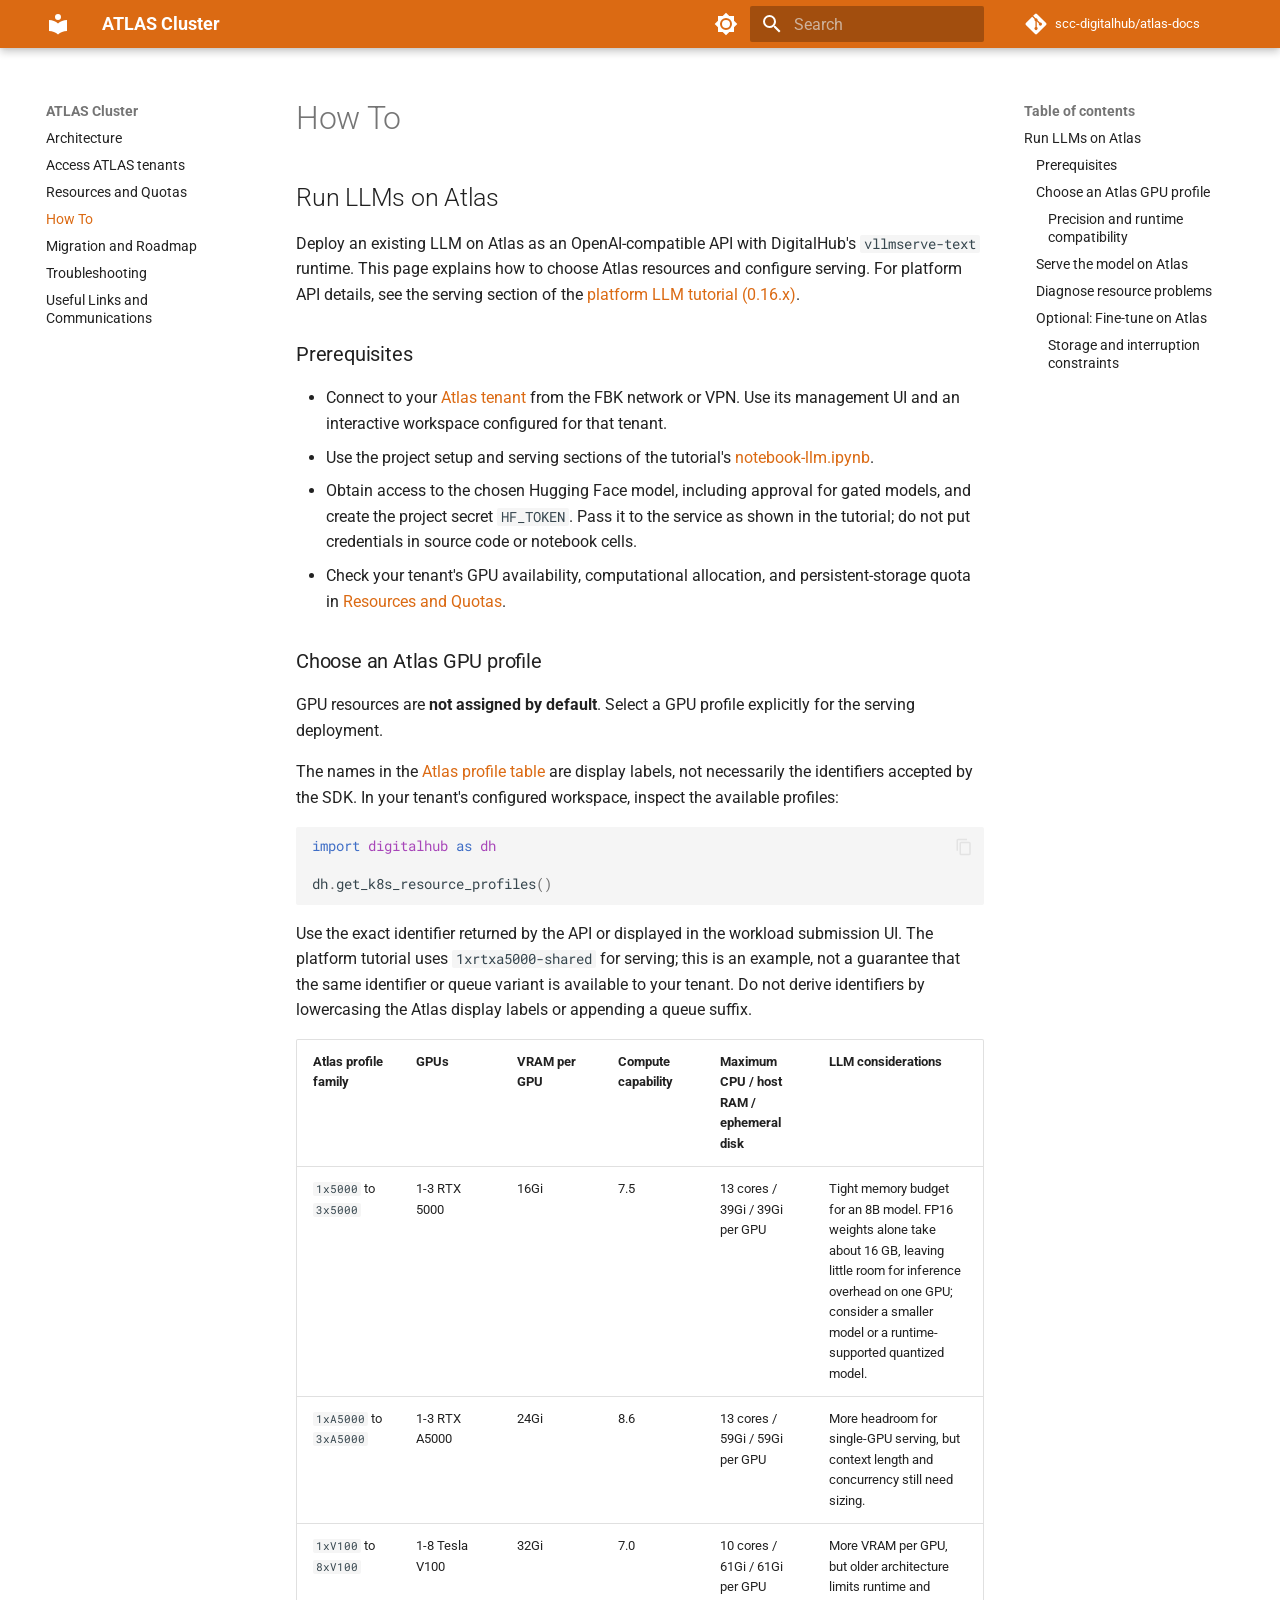
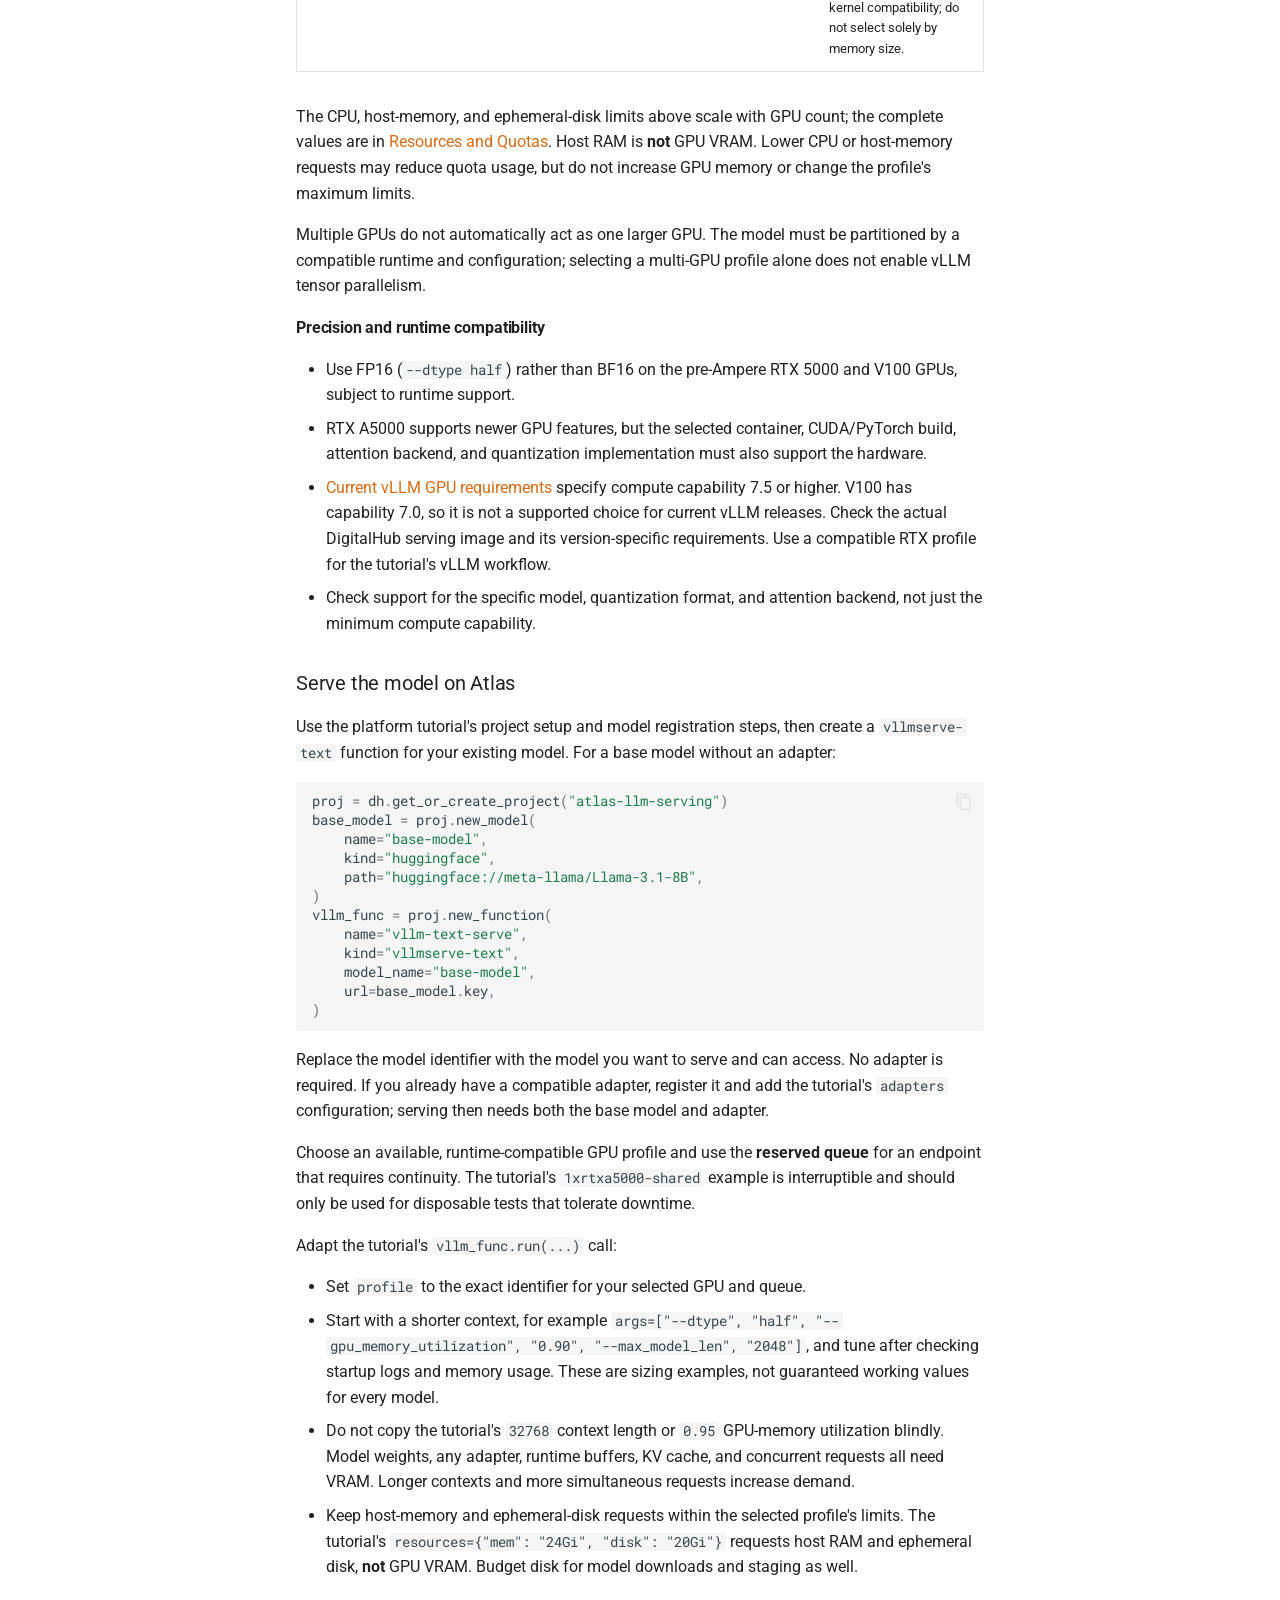
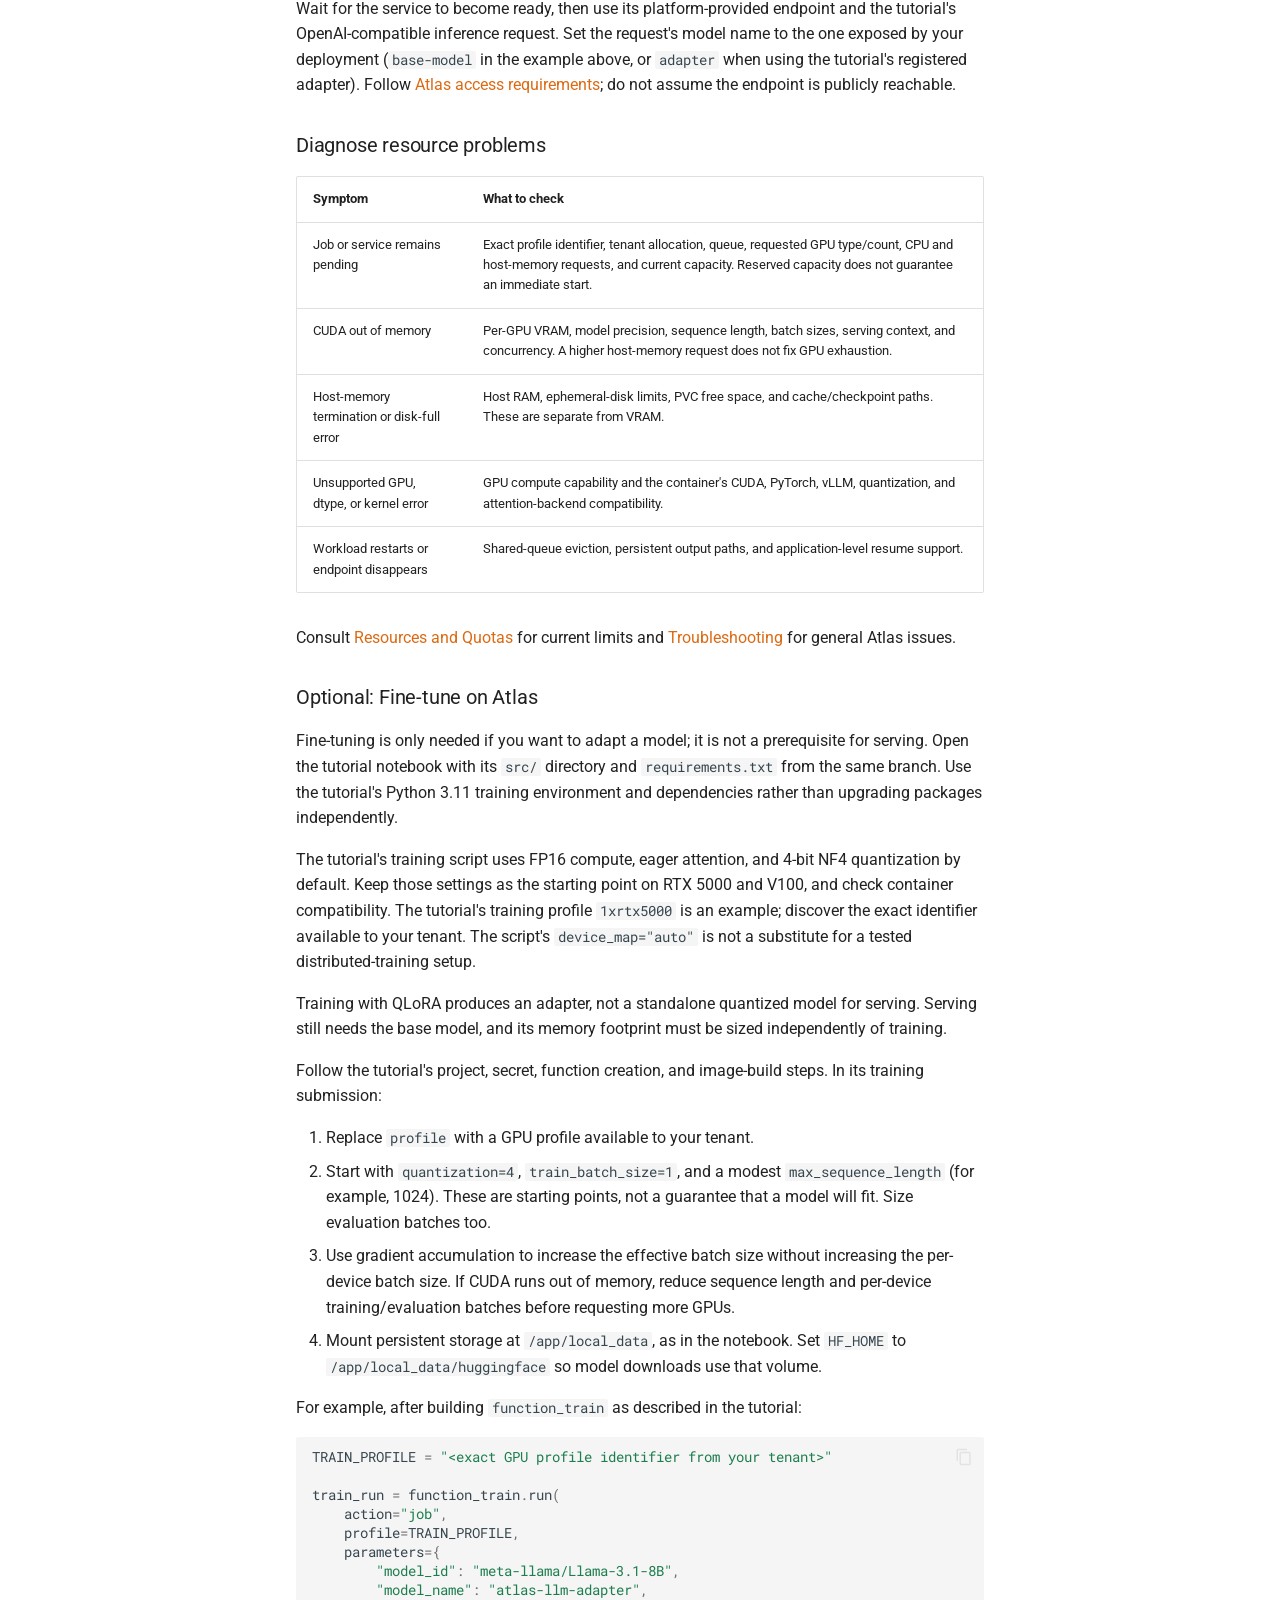
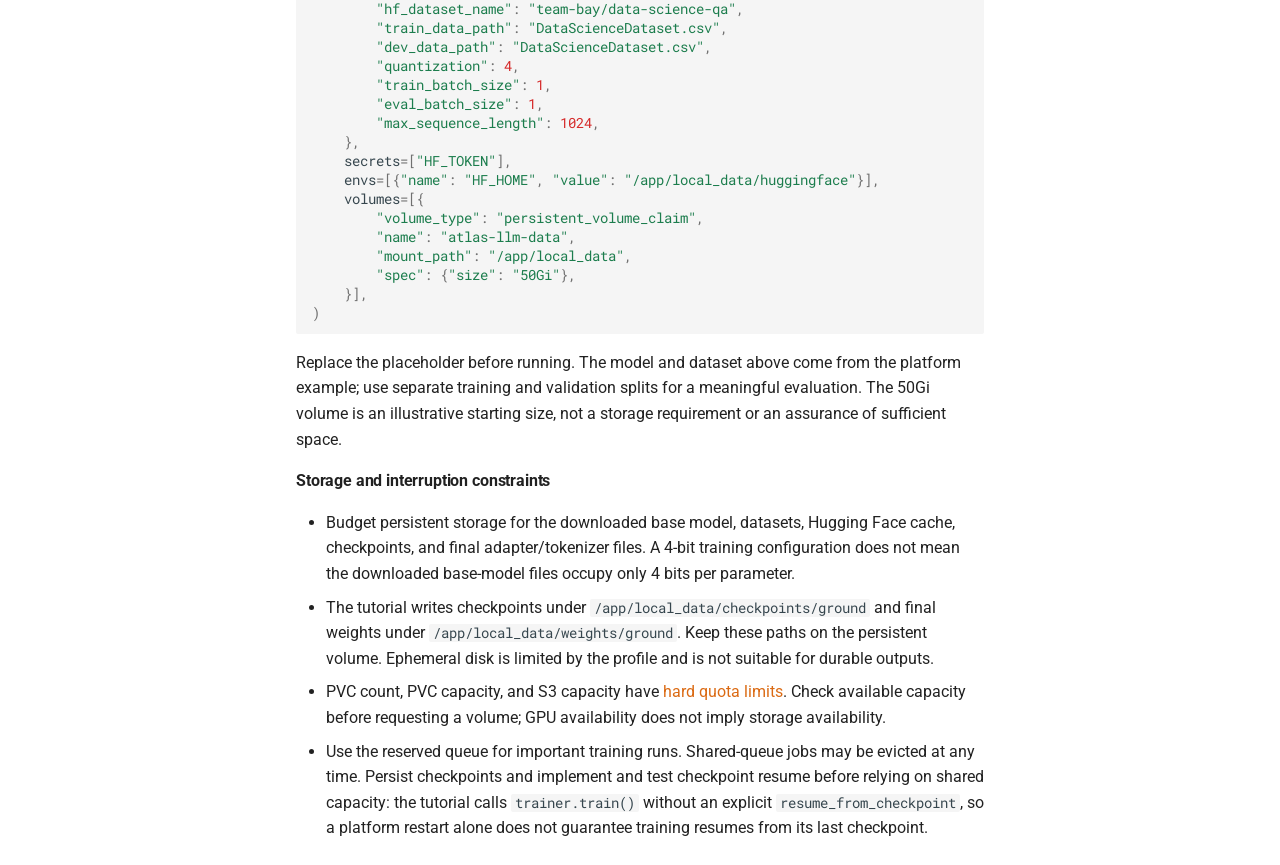
<file: how-to/index.html>
<!doctype html>
<html lang="en" class="no-js">
  <head>
    
      <meta charset="utf-8">
      <meta name="viewport" content="width=device-width,initial-scale=1">
      
      
      
      
        <link rel="prev" href="../resources/">
      
      
        <link rel="next" href="../migration_roadmap/">
      
      
      <link rel="icon" href="../assets/images/favicon.png">
      <meta name="generator" content="mkdocs-1.5.3, mkdocs-material-9.5.17">
    
    
      
        <title>How To - ATLAS Cluster</title>
      
    
    
      <link rel="stylesheet" href="../assets/stylesheets/main.bcfcd587.min.css">
      
        
        <link rel="stylesheet" href="../assets/stylesheets/palette.06af60db.min.css">
      
      


    
    
      
    
    
      
        
        
        <link rel="preconnect" href="https://fonts.gstatic.com" crossorigin>
        <link rel="stylesheet" href="https://fonts.googleapis.com/css?family=Roboto:300,300i,400,400i,700,700i%7CRoboto+Mono:400,400i,700,700i&display=fallback">
        <style>:root{--md-text-font:"Roboto";--md-code-font:"Roboto Mono"}</style>
      
    
    
      <link rel="stylesheet" href="../stylesheets/portal_selection.css">
    
      <link rel="stylesheet" href="../stylesheets/colors.css">
    
    <script>__md_scope=new URL("..",location),__md_hash=e=>[...e].reduce((e,_)=>(e<<5)-e+_.charCodeAt(0),0),__md_get=(e,_=localStorage,t=__md_scope)=>JSON.parse(_.getItem(t.pathname+"."+e)),__md_set=(e,_,t=localStorage,a=__md_scope)=>{try{t.setItem(a.pathname+"."+e,JSON.stringify(_))}catch(e){}}</script>
    
      

    
    
    
  </head>
  
  
    
    
      
    
    
    
    
    <body dir="ltr" data-md-color-scheme="orange" data-md-color-primary="indigo" data-md-color-accent="indigo">
  
    
    <input class="md-toggle" data-md-toggle="drawer" type="checkbox" id="__drawer" autocomplete="off">
    <input class="md-toggle" data-md-toggle="search" type="checkbox" id="__search" autocomplete="off">
    <label class="md-overlay" for="__drawer"></label>
    <div data-md-component="skip">
      
        
        <a href="#how-to" class="md-skip">
          Skip to content
        </a>
      
    </div>
    <div data-md-component="announce">
      
    </div>
    
    


  


<!-- Header -->
<header class="md-header md-header--shadow" data-md-component="header">
  <nav
    class="md-header__inner md-grid"
    aria-label="Header"
  >

    <!-- Link to home -->
    <a
      href=".."
      title="ATLAS Cluster"
      class="md-header__button md-logo"
      aria-label="ATLAS Cluster"
      data-md-component="logo"
    >
      
  
  <svg xmlns="http://www.w3.org/2000/svg" viewBox="0 0 24 24"><path d="M12 8a3 3 0 0 0 3-3 3 3 0 0 0-3-3 3 3 0 0 0-3 3 3 3 0 0 0 3 3m0 3.54C9.64 9.35 6.5 8 3 8v11c3.5 0 6.64 1.35 9 3.54 2.36-2.19 5.5-3.54 9-3.54V8c-3.5 0-6.64 1.35-9 3.54Z"/></svg>

    </a>

    <!-- Button to open drawer -->
    <label class="md-header__button md-icon" for="__drawer">
      
      <svg xmlns="http://www.w3.org/2000/svg" viewBox="0 0 24 24"><path d="M3 6h18v2H3V6m0 5h18v2H3v-2m0 5h18v2H3v-2Z"/></svg>
    </label>

    <!-- Header title -->
    <div class="md-header__title" data-md-component="header-title">
      <div class="md-header__ellipsis">
        <div class="md-header__topic">
          <span class="md-ellipsis">
            ATLAS Cluster
          </span>
        </div>
        <div class="md-header__topic" data-md-component="header-topic">
          <span class="md-ellipsis">
            
              How To
            
          </span>
        </div>
      </div>
    </div>

    <!-- Color palette toggle -->
    
      
        <form class="md-header__option" data-md-component="palette">
  
    
    
    
    <input class="md-option" data-md-color-media="" data-md-color-scheme="orange" data-md-color-primary="indigo" data-md-color-accent="indigo"  aria-label="Switch to dark mode"  type="radio" name="__palette" id="__palette_0">
    
      <label class="md-header__button md-icon" title="Switch to dark mode" for="__palette_1" hidden>
        <svg xmlns="http://www.w3.org/2000/svg" viewBox="0 0 24 24"><path d="M12 8a4 4 0 0 0-4 4 4 4 0 0 0 4 4 4 4 0 0 0 4-4 4 4 0 0 0-4-4m0 10a6 6 0 0 1-6-6 6 6 0 0 1 6-6 6 6 0 0 1 6 6 6 6 0 0 1-6 6m8-9.31V4h-4.69L12 .69 8.69 4H4v4.69L.69 12 4 15.31V20h4.69L12 23.31 15.31 20H20v-4.69L23.31 12 20 8.69Z"/></svg>
      </label>
    
  
    
    
    
    <input class="md-option" data-md-color-media="" data-md-color-scheme="slate" data-md-color-primary="indigo" data-md-color-accent="indigo"  aria-label="Switch to light mode"  type="radio" name="__palette" id="__palette_1">
    
      <label class="md-header__button md-icon" title="Switch to light mode" for="__palette_0" hidden>
        <svg xmlns="http://www.w3.org/2000/svg" viewBox="0 0 24 24"><path d="M12 18c-.89 0-1.74-.2-2.5-.55C11.56 16.5 13 14.42 13 12c0-2.42-1.44-4.5-3.5-5.45C10.26 6.2 11.11 6 12 6a6 6 0 0 1 6 6 6 6 0 0 1-6 6m8-9.31V4h-4.69L12 .69 8.69 4H4v4.69L.69 12 4 15.31V20h4.69L12 23.31 15.31 20H20v-4.69L23.31 12 20 8.69Z"/></svg>
      </label>
    
  
</form>
      
    

    <!-- User preference: color palette -->
    
      <script>var media,input,key,value,palette=__md_get("__palette");if(palette&&palette.color){"(prefers-color-scheme)"===palette.color.media&&(media=matchMedia("(prefers-color-scheme: light)"),input=document.querySelector(media.matches?"[data-md-color-media='(prefers-color-scheme: light)']":"[data-md-color-media='(prefers-color-scheme: dark)']"),palette.color.media=input.getAttribute("data-md-color-media"),palette.color.scheme=input.getAttribute("data-md-color-scheme"),palette.color.primary=input.getAttribute("data-md-color-primary"),palette.color.accent=input.getAttribute("data-md-color-accent"));for([key,value]of Object.entries(palette.color))document.body.setAttribute("data-md-color-"+key,value)}</script>
    

    <!-- Site language selector -->
    

    <!-- Button to open search modal -->
    
      <label class="md-header__button md-icon" for="__search">
        
        <svg xmlns="http://www.w3.org/2000/svg" viewBox="0 0 24 24"><path d="M9.5 3A6.5 6.5 0 0 1 16 9.5c0 1.61-.59 3.09-1.56 4.23l.27.27h.79l5 5-1.5 1.5-5-5v-.79l-.27-.27A6.516 6.516 0 0 1 9.5 16 6.5 6.5 0 0 1 3 9.5 6.5 6.5 0 0 1 9.5 3m0 2C7 5 5 7 5 9.5S7 14 9.5 14 14 12 14 9.5 12 5 9.5 5Z"/></svg>
      </label>

      <!-- Search interface -->
      <div class="md-search" data-md-component="search" role="dialog">
  <label class="md-search__overlay" for="__search"></label>
  <div class="md-search__inner" role="search">
    <form class="md-search__form" name="search">
      <input type="text" class="md-search__input" name="query" aria-label="Search" placeholder="Search" autocapitalize="off" autocorrect="off" autocomplete="off" spellcheck="false" data-md-component="search-query" required>
      <label class="md-search__icon md-icon" for="__search">
        
        <svg xmlns="http://www.w3.org/2000/svg" viewBox="0 0 24 24"><path d="M9.5 3A6.5 6.5 0 0 1 16 9.5c0 1.61-.59 3.09-1.56 4.23l.27.27h.79l5 5-1.5 1.5-5-5v-.79l-.27-.27A6.516 6.516 0 0 1 9.5 16 6.5 6.5 0 0 1 3 9.5 6.5 6.5 0 0 1 9.5 3m0 2C7 5 5 7 5 9.5S7 14 9.5 14 14 12 14 9.5 12 5 9.5 5Z"/></svg>
        
        <svg xmlns="http://www.w3.org/2000/svg" viewBox="0 0 24 24"><path d="M20 11v2H8l5.5 5.5-1.42 1.42L4.16 12l7.92-7.92L13.5 5.5 8 11h12Z"/></svg>
      </label>
      <nav class="md-search__options" aria-label="Search">
        
        <button type="reset" class="md-search__icon md-icon" title="Clear" aria-label="Clear" tabindex="-1">
          
          <svg xmlns="http://www.w3.org/2000/svg" viewBox="0 0 24 24"><path d="M19 6.41 17.59 5 12 10.59 6.41 5 5 6.41 10.59 12 5 17.59 6.41 19 12 13.41 17.59 19 19 17.59 13.41 12 19 6.41Z"/></svg>
        </button>
      </nav>
      
    </form>
    <div class="md-search__output">
      <div class="md-search__scrollwrap" data-md-scrollfix>
        <div class="md-search-result" data-md-component="search-result">
          <div class="md-search-result__meta">
            Initializing search
          </div>
          <ol class="md-search-result__list" role="presentation"></ol>
        </div>
      </div>
    </div>
  </div>
</div>
    

    <!-- Repository information -->
    
      <div class="md-header__source">
        <a href="https://github.com/scc-digitalhub/atlas-docs" title="Go to repository" class="md-source" data-md-component="source">
  <div class="md-source__icon md-icon">
    
    <svg xmlns="http://www.w3.org/2000/svg" viewBox="0 0 448 512"><!--! Font Awesome Free 6.5.1 by @fontawesome - https://fontawesome.com License - https://fontawesome.com/license/free (Icons: CC BY 4.0, Fonts: SIL OFL 1.1, Code: MIT License) Copyright 2023 Fonticons, Inc.--><path d="M439.55 236.05 244 40.45a28.87 28.87 0 0 0-40.81 0l-40.66 40.63 51.52 51.52c27.06-9.14 52.68 16.77 43.39 43.68l49.66 49.66c34.23-11.8 61.18 31 35.47 56.69-26.49 26.49-70.21-2.87-56-37.34L240.22 199v121.85c25.3 12.54 22.26 41.85 9.08 55a34.34 34.34 0 0 1-48.55 0c-17.57-17.6-11.07-46.91 11.25-56v-123c-20.8-8.51-24.6-30.74-18.64-45L142.57 101 8.45 235.14a28.86 28.86 0 0 0 0 40.81l195.61 195.6a28.86 28.86 0 0 0 40.8 0l194.69-194.69a28.86 28.86 0 0 0 0-40.81z"/></svg>
  </div>
  <div class="md-source__repository">
    scc-digitalhub/atlas-docs
  </div>
</a>
      </div>
    
  </nav>

  <!-- Navigation tabs (sticky) -->
  
</header>

    <div class="md-container" data-md-component="container">
      
      
        
          
        
      
      <main class="md-main" data-md-component="main">
        <div class="md-main__inner md-grid">
          
            
              
              <div class="md-sidebar md-sidebar--primary" data-md-component="sidebar" data-md-type="navigation" >
                <div class="md-sidebar__scrollwrap">
                  <div class="md-sidebar__inner">
                    



<nav class="md-nav md-nav--primary" aria-label="Navigation" data-md-level="0">
  <label class="md-nav__title" for="__drawer">
    <a href=".." title="ATLAS Cluster" class="md-nav__button md-logo" aria-label="ATLAS Cluster" data-md-component="logo">
      
  
  <svg xmlns="http://www.w3.org/2000/svg" viewBox="0 0 24 24"><path d="M12 8a3 3 0 0 0 3-3 3 3 0 0 0-3-3 3 3 0 0 0-3 3 3 3 0 0 0 3 3m0 3.54C9.64 9.35 6.5 8 3 8v11c3.5 0 6.64 1.35 9 3.54 2.36-2.19 5.5-3.54 9-3.54V8c-3.5 0-6.64 1.35-9 3.54Z"/></svg>

    </a>
    ATLAS Cluster
  </label>
  
    <div class="md-nav__source">
      <a href="https://github.com/scc-digitalhub/atlas-docs" title="Go to repository" class="md-source" data-md-component="source">
  <div class="md-source__icon md-icon">
    
    <svg xmlns="http://www.w3.org/2000/svg" viewBox="0 0 448 512"><!--! Font Awesome Free 6.5.1 by @fontawesome - https://fontawesome.com License - https://fontawesome.com/license/free (Icons: CC BY 4.0, Fonts: SIL OFL 1.1, Code: MIT License) Copyright 2023 Fonticons, Inc.--><path d="M439.55 236.05 244 40.45a28.87 28.87 0 0 0-40.81 0l-40.66 40.63 51.52 51.52c27.06-9.14 52.68 16.77 43.39 43.68l49.66 49.66c34.23-11.8 61.18 31 35.47 56.69-26.49 26.49-70.21-2.87-56-37.34L240.22 199v121.85c25.3 12.54 22.26 41.85 9.08 55a34.34 34.34 0 0 1-48.55 0c-17.57-17.6-11.07-46.91 11.25-56v-123c-20.8-8.51-24.6-30.74-18.64-45L142.57 101 8.45 235.14a28.86 28.86 0 0 0 0 40.81l195.61 195.6a28.86 28.86 0 0 0 40.8 0l194.69-194.69a28.86 28.86 0 0 0 0-40.81z"/></svg>
  </div>
  <div class="md-source__repository">
    scc-digitalhub/atlas-docs
  </div>
</a>
    </div>
  
  <ul class="md-nav__list" data-md-scrollfix>
    
      
      
  
  
  
  
    <li class="md-nav__item">
      <a href=".." class="md-nav__link">
        
  
  <span class="md-ellipsis">
    Architecture
  </span>
  

      </a>
    </li>
  

    
      
      
  
  
  
  
    <li class="md-nav__item">
      <a href="../access/" class="md-nav__link">
        
  
  <span class="md-ellipsis">
    Access ATLAS tenants
  </span>
  

      </a>
    </li>
  

    
      
      
  
  
  
  
    <li class="md-nav__item">
      <a href="../resources/" class="md-nav__link">
        
  
  <span class="md-ellipsis">
    Resources and Quotas
  </span>
  

      </a>
    </li>
  

    
      
      
  
  
    
  
  
  
    <li class="md-nav__item md-nav__item--active">
      
      <input class="md-nav__toggle md-toggle" type="checkbox" id="__toc">
      
      
        
      
      
        <label class="md-nav__link md-nav__link--active" for="__toc">
          
  
  <span class="md-ellipsis">
    How To
  </span>
  

          <span class="md-nav__icon md-icon"></span>
        </label>
      
      <a href="./" class="md-nav__link md-nav__link--active">
        
  
  <span class="md-ellipsis">
    How To
  </span>
  

      </a>
      
        

<nav class="md-nav md-nav--secondary" aria-label="Table of contents">
  
  
  
    
  
  
    <label class="md-nav__title" for="__toc">
      <span class="md-nav__icon md-icon"></span>
      Table of contents
    </label>
    <ul class="md-nav__list" data-md-component="toc" data-md-scrollfix>
      
        <li class="md-nav__item">
  <a href="#run-llms-on-atlas" class="md-nav__link">
    <span class="md-ellipsis">
      Run LLMs on Atlas
    </span>
  </a>
  
    <nav class="md-nav" aria-label="Run LLMs on Atlas">
      <ul class="md-nav__list">
        
          <li class="md-nav__item">
  <a href="#prerequisites" class="md-nav__link">
    <span class="md-ellipsis">
      Prerequisites
    </span>
  </a>
  
</li>
        
          <li class="md-nav__item">
  <a href="#choose-an-atlas-gpu-profile" class="md-nav__link">
    <span class="md-ellipsis">
      Choose an Atlas GPU profile
    </span>
  </a>
  
    <nav class="md-nav" aria-label="Choose an Atlas GPU profile">
      <ul class="md-nav__list">
        
          <li class="md-nav__item">
  <a href="#precision-and-runtime-compatibility" class="md-nav__link">
    <span class="md-ellipsis">
      Precision and runtime compatibility
    </span>
  </a>
  
</li>
        
      </ul>
    </nav>
  
</li>
        
          <li class="md-nav__item">
  <a href="#serve-the-model-on-atlas" class="md-nav__link">
    <span class="md-ellipsis">
      Serve the model on Atlas
    </span>
  </a>
  
</li>
        
          <li class="md-nav__item">
  <a href="#diagnose-resource-problems" class="md-nav__link">
    <span class="md-ellipsis">
      Diagnose resource problems
    </span>
  </a>
  
</li>
        
          <li class="md-nav__item">
  <a href="#optional-fine-tune-on-atlas" class="md-nav__link">
    <span class="md-ellipsis">
      Optional: Fine-tune on Atlas
    </span>
  </a>
  
    <nav class="md-nav" aria-label="Optional: Fine-tune on Atlas">
      <ul class="md-nav__list">
        
          <li class="md-nav__item">
  <a href="#storage-and-interruption-constraints" class="md-nav__link">
    <span class="md-ellipsis">
      Storage and interruption constraints
    </span>
  </a>
  
</li>
        
      </ul>
    </nav>
  
</li>
        
      </ul>
    </nav>
  
</li>
      
    </ul>
  
</nav>
      
    </li>
  

    
      
      
  
  
  
  
    <li class="md-nav__item">
      <a href="../migration_roadmap/" class="md-nav__link">
        
  
  <span class="md-ellipsis">
    Migration and Roadmap
  </span>
  

      </a>
    </li>
  

    
      
      
  
  
  
  
    <li class="md-nav__item">
      <a href="../troubleshooting/" class="md-nav__link">
        
  
  <span class="md-ellipsis">
    Troubleshooting
  </span>
  

      </a>
    </li>
  

    
      
      
  
  
  
  
    <li class="md-nav__item">
      <a href="../links/" class="md-nav__link">
        
  
  <span class="md-ellipsis">
    Useful Links and Communications
  </span>
  

      </a>
    </li>
  

    
  </ul>
</nav>
                  </div>
                </div>
              </div>
            
            
              
              <div class="md-sidebar md-sidebar--secondary" data-md-component="sidebar" data-md-type="toc" >
                <div class="md-sidebar__scrollwrap">
                  <div class="md-sidebar__inner">
                    

<nav class="md-nav md-nav--secondary" aria-label="Table of contents">
  
  
  
    
  
  
    <label class="md-nav__title" for="__toc">
      <span class="md-nav__icon md-icon"></span>
      Table of contents
    </label>
    <ul class="md-nav__list" data-md-component="toc" data-md-scrollfix>
      
        <li class="md-nav__item">
  <a href="#run-llms-on-atlas" class="md-nav__link">
    <span class="md-ellipsis">
      Run LLMs on Atlas
    </span>
  </a>
  
    <nav class="md-nav" aria-label="Run LLMs on Atlas">
      <ul class="md-nav__list">
        
          <li class="md-nav__item">
  <a href="#prerequisites" class="md-nav__link">
    <span class="md-ellipsis">
      Prerequisites
    </span>
  </a>
  
</li>
        
          <li class="md-nav__item">
  <a href="#choose-an-atlas-gpu-profile" class="md-nav__link">
    <span class="md-ellipsis">
      Choose an Atlas GPU profile
    </span>
  </a>
  
    <nav class="md-nav" aria-label="Choose an Atlas GPU profile">
      <ul class="md-nav__list">
        
          <li class="md-nav__item">
  <a href="#precision-and-runtime-compatibility" class="md-nav__link">
    <span class="md-ellipsis">
      Precision and runtime compatibility
    </span>
  </a>
  
</li>
        
      </ul>
    </nav>
  
</li>
        
          <li class="md-nav__item">
  <a href="#serve-the-model-on-atlas" class="md-nav__link">
    <span class="md-ellipsis">
      Serve the model on Atlas
    </span>
  </a>
  
</li>
        
          <li class="md-nav__item">
  <a href="#diagnose-resource-problems" class="md-nav__link">
    <span class="md-ellipsis">
      Diagnose resource problems
    </span>
  </a>
  
</li>
        
          <li class="md-nav__item">
  <a href="#optional-fine-tune-on-atlas" class="md-nav__link">
    <span class="md-ellipsis">
      Optional: Fine-tune on Atlas
    </span>
  </a>
  
    <nav class="md-nav" aria-label="Optional: Fine-tune on Atlas">
      <ul class="md-nav__list">
        
          <li class="md-nav__item">
  <a href="#storage-and-interruption-constraints" class="md-nav__link">
    <span class="md-ellipsis">
      Storage and interruption constraints
    </span>
  </a>
  
</li>
        
      </ul>
    </nav>
  
</li>
        
      </ul>
    </nav>
  
</li>
      
    </ul>
  
</nav>
                  </div>
                </div>
              </div>
            
          
          
            <div class="md-content" data-md-component="content">
              <article class="md-content__inner md-typeset">
                
                  

  
  


<h1 id="how-to">How To</h1>
<h2 id="run-llms-on-atlas">Run LLMs on Atlas</h2>
<p>Deploy an existing LLM on Atlas as an OpenAI-compatible API with DigitalHub's <code>vllmserve-text</code> runtime. This page explains how to choose Atlas resources and configure serving. For platform API details, see the serving section of the <a href="https://github.com/scc-digitalhub/digitalhub-tutorials/tree/0.16.x/s16-llm-fine-tuning">platform LLM tutorial (0.16.x)</a>.</p>
<h3 id="prerequisites">Prerequisites</h3>
<ul>
<li>Connect to your <a href="../access/">Atlas tenant</a> from the FBK network or VPN. Use its management UI and an interactive workspace configured for that tenant.</li>
<li>Use the project setup and serving sections of the tutorial's <a href="https://github.com/scc-digitalhub/digitalhub-tutorials/blob/0.16.x/s16-llm-fine-tuning/notebook-llm.ipynb">notebook-llm.ipynb</a>.</li>
<li>Obtain access to the chosen Hugging Face model, including approval for gated models, and create the project secret <code>HF_TOKEN</code>. Pass it to the service as shown in the tutorial; do not put credentials in source code or notebook cells.</li>
<li>Check your tenant's GPU availability, computational allocation, and persistent-storage quota in <a href="../resources/">Resources and Quotas</a>.</li>
</ul>
<h3 id="choose-an-atlas-gpu-profile">Choose an Atlas GPU profile</h3>
<p>GPU resources are <strong>not assigned by default</strong>. Select a GPU profile explicitly for the serving deployment.</p>
<p>The names in the <a href="../resources/#resource-usage-and-declaration">Atlas profile table</a> are display labels, not necessarily the identifiers accepted by the SDK. In your tenant's configured workspace, inspect the available profiles:</p>
<div class="highlight"><pre><span></span><code><span class="kn">import</span> <span class="nn">digitalhub</span> <span class="k">as</span> <span class="nn">dh</span>

<span class="n">dh</span><span class="o">.</span><span class="n">get_k8s_resource_profiles</span><span class="p">()</span>
</code></pre></div>
<p>Use the exact identifier returned by the API or displayed in the workload submission UI. The platform tutorial uses <code>1xrtxa5000-shared</code> for serving; this is an example, not a guarantee that the same identifier or queue variant is available to your tenant. Do not derive identifiers by lowercasing the Atlas display labels or appending a queue suffix.</p>
<table>
<thead>
<tr>
<th>Atlas profile family</th>
<th>GPUs</th>
<th>VRAM per GPU</th>
<th>Compute capability</th>
<th>Maximum CPU / host RAM / ephemeral disk</th>
<th>LLM considerations</th>
</tr>
</thead>
<tbody>
<tr>
<td><code>1x5000</code> to <code>3x5000</code></td>
<td>1-3 RTX 5000</td>
<td>16Gi</td>
<td>7.5</td>
<td>13 cores / 39Gi / 39Gi per GPU</td>
<td>Tight memory budget for an 8B model. FP16 weights alone take about 16 GB, leaving little room for inference overhead on one GPU; consider a smaller model or a runtime-supported quantized model.</td>
</tr>
<tr>
<td><code>1xA5000</code> to <code>3xA5000</code></td>
<td>1-3 RTX A5000</td>
<td>24Gi</td>
<td>8.6</td>
<td>13 cores / 59Gi / 59Gi per GPU</td>
<td>More headroom for single-GPU serving, but context length and concurrency still need sizing.</td>
</tr>
<tr>
<td><code>1xV100</code> to <code>8xV100</code></td>
<td>1-8 Tesla V100</td>
<td>32Gi</td>
<td>7.0</td>
<td>10 cores / 61Gi / 61Gi per GPU</td>
<td>More VRAM per GPU, but older architecture limits runtime and kernel compatibility; do not select solely by memory size.</td>
</tr>
</tbody>
</table>
<p>The CPU, host-memory, and ephemeral-disk limits above scale with GPU count; the complete values are in <a href="../resources/">Resources and Quotas</a>. Host RAM is <strong>not</strong> GPU VRAM. Lower CPU or host-memory requests may reduce quota usage, but do not increase GPU memory or change the profile's maximum limits.</p>
<p>Multiple GPUs do not automatically act as one larger GPU. The model must be partitioned by a compatible runtime and configuration; selecting a multi-GPU profile alone does not enable vLLM tensor parallelism.</p>
<h4 id="precision-and-runtime-compatibility">Precision and runtime compatibility</h4>
<ul>
<li>Use FP16 (<code>--dtype half</code>) rather than BF16 on the pre-Ampere RTX 5000 and V100 GPUs, subject to runtime support.</li>
<li>RTX A5000 supports newer GPU features, but the selected container, CUDA/PyTorch build, attention backend, and quantization implementation must also support the hardware.</li>
<li><a href="https://docs.vllm.ai/en/stable/getting_started/installation/gpu/">Current vLLM GPU requirements</a> specify compute capability 7.5 or higher. V100 has capability 7.0, so it is not a supported choice for current vLLM releases. Check the actual DigitalHub serving image and its version-specific requirements. Use a compatible RTX profile for the tutorial's vLLM workflow.</li>
<li>Check support for the specific model, quantization format, and attention backend, not just the minimum compute capability.</li>
</ul>
<h3 id="serve-the-model-on-atlas">Serve the model on Atlas</h3>
<p>Use the platform tutorial's project setup and model registration steps, then create a <code>vllmserve-text</code> function for your existing model. For a base model without an adapter:</p>
<div class="highlight"><pre><span></span><code><span class="n">proj</span> <span class="o">=</span> <span class="n">dh</span><span class="o">.</span><span class="n">get_or_create_project</span><span class="p">(</span><span class="s2">&quot;atlas-llm-serving&quot;</span><span class="p">)</span>
<span class="n">base_model</span> <span class="o">=</span> <span class="n">proj</span><span class="o">.</span><span class="n">new_model</span><span class="p">(</span>
    <span class="n">name</span><span class="o">=</span><span class="s2">&quot;base-model&quot;</span><span class="p">,</span>
    <span class="n">kind</span><span class="o">=</span><span class="s2">&quot;huggingface&quot;</span><span class="p">,</span>
    <span class="n">path</span><span class="o">=</span><span class="s2">&quot;huggingface://meta-llama/Llama-3.1-8B&quot;</span><span class="p">,</span>
<span class="p">)</span>
<span class="n">vllm_func</span> <span class="o">=</span> <span class="n">proj</span><span class="o">.</span><span class="n">new_function</span><span class="p">(</span>
    <span class="n">name</span><span class="o">=</span><span class="s2">&quot;vllm-text-serve&quot;</span><span class="p">,</span>
    <span class="n">kind</span><span class="o">=</span><span class="s2">&quot;vllmserve-text&quot;</span><span class="p">,</span>
    <span class="n">model_name</span><span class="o">=</span><span class="s2">&quot;base-model&quot;</span><span class="p">,</span>
    <span class="n">url</span><span class="o">=</span><span class="n">base_model</span><span class="o">.</span><span class="n">key</span><span class="p">,</span>
<span class="p">)</span>
</code></pre></div>
<p>Replace the model identifier with the model you want to serve and can access. No adapter is required. If you already have a compatible adapter, register it and add the tutorial's <code>adapters</code> configuration; serving then needs both the base model and adapter.</p>
<p>Choose an available, runtime-compatible GPU profile and use the <strong>reserved queue</strong> for an endpoint that requires continuity. The tutorial's <code>1xrtxa5000-shared</code> example is interruptible and should only be used for disposable tests that tolerate downtime.</p>
<p>Adapt the tutorial's <code>vllm_func.run(...)</code> call:</p>
<ul>
<li>Set <code>profile</code> to the exact identifier for your selected GPU and queue.</li>
<li>Start with a shorter context, for example <code>args=["--dtype", "half", "--gpu_memory_utilization", "0.90", "--max_model_len", "2048"]</code>, and tune after checking startup logs and memory usage. These are sizing examples, not guaranteed working values for every model.</li>
<li>Do not copy the tutorial's <code>32768</code> context length or <code>0.95</code> GPU-memory utilization blindly. Model weights, any adapter, runtime buffers, KV cache, and concurrent requests all need VRAM. Longer contexts and more simultaneous requests increase demand.</li>
<li>Keep host-memory and ephemeral-disk requests within the selected profile's limits. The tutorial's <code>resources={"mem": "24Gi", "disk": "20Gi"}</code> requests host RAM and ephemeral disk, <strong>not</strong> GPU VRAM. Budget disk for model downloads and staging as well.</li>
</ul>
<p>Wait for the service to become ready, then use its platform-provided endpoint and the tutorial's OpenAI-compatible inference request. Set the request's model name to the one exposed by your deployment (<code>base-model</code> in the example above, or <code>adapter</code> when using the tutorial's registered adapter). Follow <a href="../access/">Atlas access requirements</a>; do not assume the endpoint is publicly reachable.</p>
<h3 id="diagnose-resource-problems">Diagnose resource problems</h3>
<table>
<thead>
<tr>
<th>Symptom</th>
<th>What to check</th>
</tr>
</thead>
<tbody>
<tr>
<td>Job or service remains pending</td>
<td>Exact profile identifier, tenant allocation, queue, requested GPU type/count, CPU and host-memory requests, and current capacity. Reserved capacity does not guarantee an immediate start.</td>
</tr>
<tr>
<td>CUDA out of memory</td>
<td>Per-GPU VRAM, model precision, sequence length, batch sizes, serving context, and concurrency. A higher host-memory request does not fix GPU exhaustion.</td>
</tr>
<tr>
<td>Host-memory termination or disk-full error</td>
<td>Host RAM, ephemeral-disk limits, PVC free space, and cache/checkpoint paths. These are separate from VRAM.</td>
</tr>
<tr>
<td>Unsupported GPU, dtype, or kernel error</td>
<td>GPU compute capability and the container's CUDA, PyTorch, vLLM, quantization, and attention-backend compatibility.</td>
</tr>
<tr>
<td>Workload restarts or endpoint disappears</td>
<td>Shared-queue eviction, persistent output paths, and application-level resume support.</td>
</tr>
</tbody>
</table>
<p>Consult <a href="../resources/">Resources and Quotas</a> for current limits and <a href="../troubleshooting/">Troubleshooting</a> for general Atlas issues.</p>
<h3 id="optional-fine-tune-on-atlas">Optional: Fine-tune on Atlas</h3>
<p>Fine-tuning is only needed if you want to adapt a model; it is not a prerequisite for serving. Open the tutorial notebook with its <code>src/</code> directory and <code>requirements.txt</code> from the same branch. Use the tutorial's Python 3.11 training environment and dependencies rather than upgrading packages independently.</p>
<p>The tutorial's training script uses FP16 compute, eager attention, and 4-bit NF4 quantization by default. Keep those settings as the starting point on RTX 5000 and V100, and check container compatibility. The tutorial's training profile <code>1xrtx5000</code> is an example; discover the exact identifier available to your tenant. The script's <code>device_map="auto"</code> is not a substitute for a tested distributed-training setup.</p>
<p>Training with QLoRA produces an adapter, not a standalone quantized model for serving. Serving still needs the base model, and its memory footprint must be sized independently of training.</p>
<p>Follow the tutorial's project, secret, function creation, and image-build steps. In its training submission:</p>
<ol>
<li>Replace <code>profile</code> with a GPU profile available to your tenant.</li>
<li>Start with <code>quantization=4</code>, <code>train_batch_size=1</code>, and a modest <code>max_sequence_length</code> (for example, 1024). These are starting points, not a guarantee that a model will fit. Size evaluation batches too.</li>
<li>Use gradient accumulation to increase the effective batch size without increasing the per-device batch size. If CUDA runs out of memory, reduce sequence length and per-device training/evaluation batches before requesting more GPUs.</li>
<li>Mount persistent storage at <code>/app/local_data</code>, as in the notebook. Set <code>HF_HOME</code> to <code>/app/local_data/huggingface</code> so model downloads use that volume.</li>
</ol>
<p>For example, after building <code>function_train</code> as described in the tutorial:</p>
<div class="highlight"><pre><span></span><code><span class="n">TRAIN_PROFILE</span> <span class="o">=</span> <span class="s2">&quot;&lt;exact GPU profile identifier from your tenant&gt;&quot;</span>

<span class="n">train_run</span> <span class="o">=</span> <span class="n">function_train</span><span class="o">.</span><span class="n">run</span><span class="p">(</span>
    <span class="n">action</span><span class="o">=</span><span class="s2">&quot;job&quot;</span><span class="p">,</span>
    <span class="n">profile</span><span class="o">=</span><span class="n">TRAIN_PROFILE</span><span class="p">,</span>
    <span class="n">parameters</span><span class="o">=</span><span class="p">{</span>
        <span class="s2">&quot;model_id&quot;</span><span class="p">:</span> <span class="s2">&quot;meta-llama/Llama-3.1-8B&quot;</span><span class="p">,</span>
        <span class="s2">&quot;model_name&quot;</span><span class="p">:</span> <span class="s2">&quot;atlas-llm-adapter&quot;</span><span class="p">,</span>
        <span class="s2">&quot;hf_dataset_name&quot;</span><span class="p">:</span> <span class="s2">&quot;team-bay/data-science-qa&quot;</span><span class="p">,</span>
        <span class="s2">&quot;train_data_path&quot;</span><span class="p">:</span> <span class="s2">&quot;DataScienceDataset.csv&quot;</span><span class="p">,</span>
        <span class="s2">&quot;dev_data_path&quot;</span><span class="p">:</span> <span class="s2">&quot;DataScienceDataset.csv&quot;</span><span class="p">,</span>
        <span class="s2">&quot;quantization&quot;</span><span class="p">:</span> <span class="mi">4</span><span class="p">,</span>
        <span class="s2">&quot;train_batch_size&quot;</span><span class="p">:</span> <span class="mi">1</span><span class="p">,</span>
        <span class="s2">&quot;eval_batch_size&quot;</span><span class="p">:</span> <span class="mi">1</span><span class="p">,</span>
        <span class="s2">&quot;max_sequence_length&quot;</span><span class="p">:</span> <span class="mi">1024</span><span class="p">,</span>
    <span class="p">},</span>
    <span class="n">secrets</span><span class="o">=</span><span class="p">[</span><span class="s2">&quot;HF_TOKEN&quot;</span><span class="p">],</span>
    <span class="n">envs</span><span class="o">=</span><span class="p">[{</span><span class="s2">&quot;name&quot;</span><span class="p">:</span> <span class="s2">&quot;HF_HOME&quot;</span><span class="p">,</span> <span class="s2">&quot;value&quot;</span><span class="p">:</span> <span class="s2">&quot;/app/local_data/huggingface&quot;</span><span class="p">}],</span>
    <span class="n">volumes</span><span class="o">=</span><span class="p">[{</span>
        <span class="s2">&quot;volume_type&quot;</span><span class="p">:</span> <span class="s2">&quot;persistent_volume_claim&quot;</span><span class="p">,</span>
        <span class="s2">&quot;name&quot;</span><span class="p">:</span> <span class="s2">&quot;atlas-llm-data&quot;</span><span class="p">,</span>
        <span class="s2">&quot;mount_path&quot;</span><span class="p">:</span> <span class="s2">&quot;/app/local_data&quot;</span><span class="p">,</span>
        <span class="s2">&quot;spec&quot;</span><span class="p">:</span> <span class="p">{</span><span class="s2">&quot;size&quot;</span><span class="p">:</span> <span class="s2">&quot;50Gi&quot;</span><span class="p">},</span>
    <span class="p">}],</span>
<span class="p">)</span>
</code></pre></div>
<p>Replace the placeholder before running. The model and dataset above come from the platform example; use separate training and validation splits for a meaningful evaluation. The 50Gi volume is an illustrative starting size, not a storage requirement or an assurance of sufficient space.</p>
<h4 id="storage-and-interruption-constraints">Storage and interruption constraints</h4>
<ul>
<li>Budget persistent storage for the downloaded base model, datasets, Hugging Face cache, checkpoints, and final adapter/tokenizer files. A 4-bit training configuration does not mean the downloaded base-model files occupy only 4 bits per parameter.</li>
<li>The tutorial writes checkpoints under <code>/app/local_data/checkpoints/ground</code> and final weights under <code>/app/local_data/weights/ground</code>. Keep these paths on the persistent volume. Ephemeral disk is limited by the profile and is not suitable for durable outputs.</li>
<li>PVC count, PVC capacity, and S3 capacity have <a href="../resources/#quotas">hard quota limits</a>. Check available capacity before requesting a volume; GPU availability does not imply storage availability.</li>
<li>Use the reserved queue for important training runs. Shared-queue jobs may be evicted at any time. Persist checkpoints and implement and test checkpoint resume before relying on shared capacity: the tutorial calls <code>trainer.train()</code> without an explicit <code>resume_from_checkpoint</code>, so a platform restart alone does not guarantee training resumes from its last checkpoint.</li>
</ul>












                
              </article>
            </div>
          
          
<script>var target=document.getElementById(location.hash.slice(1));target&&target.name&&(target.checked=target.name.startsWith("__tabbed_"))</script>
        </div>
        
      </main>
      

    </div>
    <div class="md-dialog" data-md-component="dialog">
      <div class="md-dialog__inner md-typeset"></div>
    </div>
    
    
    <script id="__config" type="application/json">{"base": "..", "features": ["navigation.path", "content.code.copy"], "search": "../assets/javascripts/workers/search.b8dbb3d2.min.js", "translations": {"clipboard.copied": "Copied to clipboard", "clipboard.copy": "Copy to clipboard", "search.result.more.one": "1 more on this page", "search.result.more.other": "# more on this page", "search.result.none": "No matching documents", "search.result.one": "1 matching document", "search.result.other": "# matching documents", "search.result.placeholder": "Type to start searching", "search.result.term.missing": "Missing", "select.version": "Select version"}}</script>
    
    
      <script src="../assets/javascripts/bundle.1e8ae164.min.js"></script>
      
    
  </body>
</html>
</file>
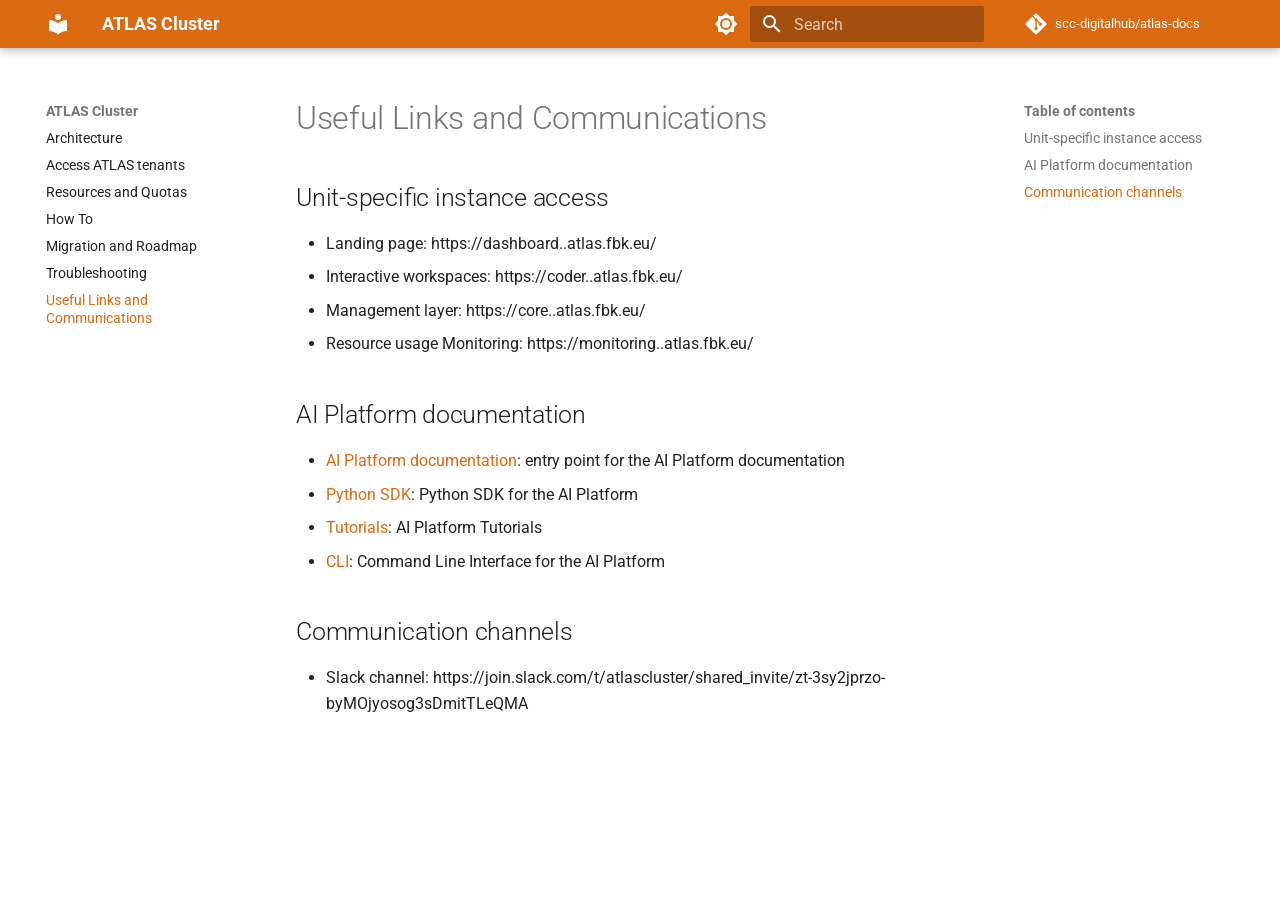
<file: links/index.html>
<!doctype html>
<html lang="en" class="no-js">
  <head>
    
      <meta charset="utf-8">
      <meta name="viewport" content="width=device-width,initial-scale=1">
      
      
      
      
        <link rel="prev" href="../troubleshooting/">
      
      
      
      <link rel="icon" href="../assets/images/favicon.png">
      <meta name="generator" content="mkdocs-1.5.3, mkdocs-material-9.5.17">
    
    
      
        <title>Useful Links and Communications - ATLAS Cluster</title>
      
    
    
      <link rel="stylesheet" href="../assets/stylesheets/main.bcfcd587.min.css">
      
        
        <link rel="stylesheet" href="../assets/stylesheets/palette.06af60db.min.css">
      
      


    
    
      
    
    
      
        
        
        <link rel="preconnect" href="https://fonts.gstatic.com" crossorigin>
        <link rel="stylesheet" href="https://fonts.googleapis.com/css?family=Roboto:300,300i,400,400i,700,700i%7CRoboto+Mono:400,400i,700,700i&display=fallback">
        <style>:root{--md-text-font:"Roboto";--md-code-font:"Roboto Mono"}</style>
      
    
    
      <link rel="stylesheet" href="../stylesheets/portal_selection.css">
    
      <link rel="stylesheet" href="../stylesheets/colors.css">
    
    <script>__md_scope=new URL("..",location),__md_hash=e=>[...e].reduce((e,_)=>(e<<5)-e+_.charCodeAt(0),0),__md_get=(e,_=localStorage,t=__md_scope)=>JSON.parse(_.getItem(t.pathname+"."+e)),__md_set=(e,_,t=localStorage,a=__md_scope)=>{try{t.setItem(a.pathname+"."+e,JSON.stringify(_))}catch(e){}}</script>
    
      

    
    
    
  </head>
  
  
    
    
      
    
    
    
    
    <body dir="ltr" data-md-color-scheme="orange" data-md-color-primary="indigo" data-md-color-accent="indigo">
  
    
    <input class="md-toggle" data-md-toggle="drawer" type="checkbox" id="__drawer" autocomplete="off">
    <input class="md-toggle" data-md-toggle="search" type="checkbox" id="__search" autocomplete="off">
    <label class="md-overlay" for="__drawer"></label>
    <div data-md-component="skip">
      
        
        <a href="#useful-links-and-communications" class="md-skip">
          Skip to content
        </a>
      
    </div>
    <div data-md-component="announce">
      
    </div>
    
    


  


<!-- Header -->
<header class="md-header md-header--shadow" data-md-component="header">
  <nav
    class="md-header__inner md-grid"
    aria-label="Header"
  >

    <!-- Link to home -->
    <a
      href=".."
      title="ATLAS Cluster"
      class="md-header__button md-logo"
      aria-label="ATLAS Cluster"
      data-md-component="logo"
    >
      
  
  <svg xmlns="http://www.w3.org/2000/svg" viewBox="0 0 24 24"><path d="M12 8a3 3 0 0 0 3-3 3 3 0 0 0-3-3 3 3 0 0 0-3 3 3 3 0 0 0 3 3m0 3.54C9.64 9.35 6.5 8 3 8v11c3.5 0 6.64 1.35 9 3.54 2.36-2.19 5.5-3.54 9-3.54V8c-3.5 0-6.64 1.35-9 3.54Z"/></svg>

    </a>

    <!-- Button to open drawer -->
    <label class="md-header__button md-icon" for="__drawer">
      
      <svg xmlns="http://www.w3.org/2000/svg" viewBox="0 0 24 24"><path d="M3 6h18v2H3V6m0 5h18v2H3v-2m0 5h18v2H3v-2Z"/></svg>
    </label>

    <!-- Header title -->
    <div class="md-header__title" data-md-component="header-title">
      <div class="md-header__ellipsis">
        <div class="md-header__topic">
          <span class="md-ellipsis">
            ATLAS Cluster
          </span>
        </div>
        <div class="md-header__topic" data-md-component="header-topic">
          <span class="md-ellipsis">
            
              Useful Links and Communications
            
          </span>
        </div>
      </div>
    </div>

    <!-- Color palette toggle -->
    
      
        <form class="md-header__option" data-md-component="palette">
  
    
    
    
    <input class="md-option" data-md-color-media="" data-md-color-scheme="orange" data-md-color-primary="indigo" data-md-color-accent="indigo"  aria-label="Switch to dark mode"  type="radio" name="__palette" id="__palette_0">
    
      <label class="md-header__button md-icon" title="Switch to dark mode" for="__palette_1" hidden>
        <svg xmlns="http://www.w3.org/2000/svg" viewBox="0 0 24 24"><path d="M12 8a4 4 0 0 0-4 4 4 4 0 0 0 4 4 4 4 0 0 0 4-4 4 4 0 0 0-4-4m0 10a6 6 0 0 1-6-6 6 6 0 0 1 6-6 6 6 0 0 1 6 6 6 6 0 0 1-6 6m8-9.31V4h-4.69L12 .69 8.69 4H4v4.69L.69 12 4 15.31V20h4.69L12 23.31 15.31 20H20v-4.69L23.31 12 20 8.69Z"/></svg>
      </label>
    
  
    
    
    
    <input class="md-option" data-md-color-media="" data-md-color-scheme="slate" data-md-color-primary="indigo" data-md-color-accent="indigo"  aria-label="Switch to light mode"  type="radio" name="__palette" id="__palette_1">
    
      <label class="md-header__button md-icon" title="Switch to light mode" for="__palette_0" hidden>
        <svg xmlns="http://www.w3.org/2000/svg" viewBox="0 0 24 24"><path d="M12 18c-.89 0-1.74-.2-2.5-.55C11.56 16.5 13 14.42 13 12c0-2.42-1.44-4.5-3.5-5.45C10.26 6.2 11.11 6 12 6a6 6 0 0 1 6 6 6 6 0 0 1-6 6m8-9.31V4h-4.69L12 .69 8.69 4H4v4.69L.69 12 4 15.31V20h4.69L12 23.31 15.31 20H20v-4.69L23.31 12 20 8.69Z"/></svg>
      </label>
    
  
</form>
      
    

    <!-- User preference: color palette -->
    
      <script>var media,input,key,value,palette=__md_get("__palette");if(palette&&palette.color){"(prefers-color-scheme)"===palette.color.media&&(media=matchMedia("(prefers-color-scheme: light)"),input=document.querySelector(media.matches?"[data-md-color-media='(prefers-color-scheme: light)']":"[data-md-color-media='(prefers-color-scheme: dark)']"),palette.color.media=input.getAttribute("data-md-color-media"),palette.color.scheme=input.getAttribute("data-md-color-scheme"),palette.color.primary=input.getAttribute("data-md-color-primary"),palette.color.accent=input.getAttribute("data-md-color-accent"));for([key,value]of Object.entries(palette.color))document.body.setAttribute("data-md-color-"+key,value)}</script>
    

    <!-- Site language selector -->
    

    <!-- Button to open search modal -->
    
      <label class="md-header__button md-icon" for="__search">
        
        <svg xmlns="http://www.w3.org/2000/svg" viewBox="0 0 24 24"><path d="M9.5 3A6.5 6.5 0 0 1 16 9.5c0 1.61-.59 3.09-1.56 4.23l.27.27h.79l5 5-1.5 1.5-5-5v-.79l-.27-.27A6.516 6.516 0 0 1 9.5 16 6.5 6.5 0 0 1 3 9.5 6.5 6.5 0 0 1 9.5 3m0 2C7 5 5 7 5 9.5S7 14 9.5 14 14 12 14 9.5 12 5 9.5 5Z"/></svg>
      </label>

      <!-- Search interface -->
      <div class="md-search" data-md-component="search" role="dialog">
  <label class="md-search__overlay" for="__search"></label>
  <div class="md-search__inner" role="search">
    <form class="md-search__form" name="search">
      <input type="text" class="md-search__input" name="query" aria-label="Search" placeholder="Search" autocapitalize="off" autocorrect="off" autocomplete="off" spellcheck="false" data-md-component="search-query" required>
      <label class="md-search__icon md-icon" for="__search">
        
        <svg xmlns="http://www.w3.org/2000/svg" viewBox="0 0 24 24"><path d="M9.5 3A6.5 6.5 0 0 1 16 9.5c0 1.61-.59 3.09-1.56 4.23l.27.27h.79l5 5-1.5 1.5-5-5v-.79l-.27-.27A6.516 6.516 0 0 1 9.5 16 6.5 6.5 0 0 1 3 9.5 6.5 6.5 0 0 1 9.5 3m0 2C7 5 5 7 5 9.5S7 14 9.5 14 14 12 14 9.5 12 5 9.5 5Z"/></svg>
        
        <svg xmlns="http://www.w3.org/2000/svg" viewBox="0 0 24 24"><path d="M20 11v2H8l5.5 5.5-1.42 1.42L4.16 12l7.92-7.92L13.5 5.5 8 11h12Z"/></svg>
      </label>
      <nav class="md-search__options" aria-label="Search">
        
        <button type="reset" class="md-search__icon md-icon" title="Clear" aria-label="Clear" tabindex="-1">
          
          <svg xmlns="http://www.w3.org/2000/svg" viewBox="0 0 24 24"><path d="M19 6.41 17.59 5 12 10.59 6.41 5 5 6.41 10.59 12 5 17.59 6.41 19 12 13.41 17.59 19 19 17.59 13.41 12 19 6.41Z"/></svg>
        </button>
      </nav>
      
    </form>
    <div class="md-search__output">
      <div class="md-search__scrollwrap" data-md-scrollfix>
        <div class="md-search-result" data-md-component="search-result">
          <div class="md-search-result__meta">
            Initializing search
          </div>
          <ol class="md-search-result__list" role="presentation"></ol>
        </div>
      </div>
    </div>
  </div>
</div>
    

    <!-- Repository information -->
    
      <div class="md-header__source">
        <a href="https://github.com/scc-digitalhub/atlas-docs" title="Go to repository" class="md-source" data-md-component="source">
  <div class="md-source__icon md-icon">
    
    <svg xmlns="http://www.w3.org/2000/svg" viewBox="0 0 448 512"><!--! Font Awesome Free 6.5.1 by @fontawesome - https://fontawesome.com License - https://fontawesome.com/license/free (Icons: CC BY 4.0, Fonts: SIL OFL 1.1, Code: MIT License) Copyright 2023 Fonticons, Inc.--><path d="M439.55 236.05 244 40.45a28.87 28.87 0 0 0-40.81 0l-40.66 40.63 51.52 51.52c27.06-9.14 52.68 16.77 43.39 43.68l49.66 49.66c34.23-11.8 61.18 31 35.47 56.69-26.49 26.49-70.21-2.87-56-37.34L240.22 199v121.85c25.3 12.54 22.26 41.85 9.08 55a34.34 34.34 0 0 1-48.55 0c-17.57-17.6-11.07-46.91 11.25-56v-123c-20.8-8.51-24.6-30.74-18.64-45L142.57 101 8.45 235.14a28.86 28.86 0 0 0 0 40.81l195.61 195.6a28.86 28.86 0 0 0 40.8 0l194.69-194.69a28.86 28.86 0 0 0 0-40.81z"/></svg>
  </div>
  <div class="md-source__repository">
    scc-digitalhub/atlas-docs
  </div>
</a>
      </div>
    
  </nav>

  <!-- Navigation tabs (sticky) -->
  
</header>

    <div class="md-container" data-md-component="container">
      
      
        
          
        
      
      <main class="md-main" data-md-component="main">
        <div class="md-main__inner md-grid">
          
            
              
              <div class="md-sidebar md-sidebar--primary" data-md-component="sidebar" data-md-type="navigation" >
                <div class="md-sidebar__scrollwrap">
                  <div class="md-sidebar__inner">
                    



<nav class="md-nav md-nav--primary" aria-label="Navigation" data-md-level="0">
  <label class="md-nav__title" for="__drawer">
    <a href=".." title="ATLAS Cluster" class="md-nav__button md-logo" aria-label="ATLAS Cluster" data-md-component="logo">
      
  
  <svg xmlns="http://www.w3.org/2000/svg" viewBox="0 0 24 24"><path d="M12 8a3 3 0 0 0 3-3 3 3 0 0 0-3-3 3 3 0 0 0-3 3 3 3 0 0 0 3 3m0 3.54C9.64 9.35 6.5 8 3 8v11c3.5 0 6.64 1.35 9 3.54 2.36-2.19 5.5-3.54 9-3.54V8c-3.5 0-6.64 1.35-9 3.54Z"/></svg>

    </a>
    ATLAS Cluster
  </label>
  
    <div class="md-nav__source">
      <a href="https://github.com/scc-digitalhub/atlas-docs" title="Go to repository" class="md-source" data-md-component="source">
  <div class="md-source__icon md-icon">
    
    <svg xmlns="http://www.w3.org/2000/svg" viewBox="0 0 448 512"><!--! Font Awesome Free 6.5.1 by @fontawesome - https://fontawesome.com License - https://fontawesome.com/license/free (Icons: CC BY 4.0, Fonts: SIL OFL 1.1, Code: MIT License) Copyright 2023 Fonticons, Inc.--><path d="M439.55 236.05 244 40.45a28.87 28.87 0 0 0-40.81 0l-40.66 40.63 51.52 51.52c27.06-9.14 52.68 16.77 43.39 43.68l49.66 49.66c34.23-11.8 61.18 31 35.47 56.69-26.49 26.49-70.21-2.87-56-37.34L240.22 199v121.85c25.3 12.54 22.26 41.85 9.08 55a34.34 34.34 0 0 1-48.55 0c-17.57-17.6-11.07-46.91 11.25-56v-123c-20.8-8.51-24.6-30.74-18.64-45L142.57 101 8.45 235.14a28.86 28.86 0 0 0 0 40.81l195.61 195.6a28.86 28.86 0 0 0 40.8 0l194.69-194.69a28.86 28.86 0 0 0 0-40.81z"/></svg>
  </div>
  <div class="md-source__repository">
    scc-digitalhub/atlas-docs
  </div>
</a>
    </div>
  
  <ul class="md-nav__list" data-md-scrollfix>
    
      
      
  
  
  
  
    <li class="md-nav__item">
      <a href=".." class="md-nav__link">
        
  
  <span class="md-ellipsis">
    Architecture
  </span>
  

      </a>
    </li>
  

    
      
      
  
  
  
  
    <li class="md-nav__item">
      <a href="../access/" class="md-nav__link">
        
  
  <span class="md-ellipsis">
    Access ATLAS tenants
  </span>
  

      </a>
    </li>
  

    
      
      
  
  
  
  
    <li class="md-nav__item">
      <a href="../resources/" class="md-nav__link">
        
  
  <span class="md-ellipsis">
    Resources and Quotas
  </span>
  

      </a>
    </li>
  

    
      
      
  
  
  
  
    <li class="md-nav__item">
      <a href="../how-to/" class="md-nav__link">
        
  
  <span class="md-ellipsis">
    How To
  </span>
  

      </a>
    </li>
  

    
      
      
  
  
  
  
    <li class="md-nav__item">
      <a href="../migration_roadmap/" class="md-nav__link">
        
  
  <span class="md-ellipsis">
    Migration and Roadmap
  </span>
  

      </a>
    </li>
  

    
      
      
  
  
  
  
    <li class="md-nav__item">
      <a href="../troubleshooting/" class="md-nav__link">
        
  
  <span class="md-ellipsis">
    Troubleshooting
  </span>
  

      </a>
    </li>
  

    
      
      
  
  
    
  
  
  
    <li class="md-nav__item md-nav__item--active">
      
      <input class="md-nav__toggle md-toggle" type="checkbox" id="__toc">
      
      
        
      
      
        <label class="md-nav__link md-nav__link--active" for="__toc">
          
  
  <span class="md-ellipsis">
    Useful Links and Communications
  </span>
  

          <span class="md-nav__icon md-icon"></span>
        </label>
      
      <a href="./" class="md-nav__link md-nav__link--active">
        
  
  <span class="md-ellipsis">
    Useful Links and Communications
  </span>
  

      </a>
      
        

<nav class="md-nav md-nav--secondary" aria-label="Table of contents">
  
  
  
    
  
  
    <label class="md-nav__title" for="__toc">
      <span class="md-nav__icon md-icon"></span>
      Table of contents
    </label>
    <ul class="md-nav__list" data-md-component="toc" data-md-scrollfix>
      
        <li class="md-nav__item">
  <a href="#unit-specific-instance-access" class="md-nav__link">
    <span class="md-ellipsis">
      Unit-specific instance access
    </span>
  </a>
  
</li>
      
        <li class="md-nav__item">
  <a href="#ai-platform-documentation" class="md-nav__link">
    <span class="md-ellipsis">
      AI Platform documentation
    </span>
  </a>
  
</li>
      
        <li class="md-nav__item">
  <a href="#communication-channels" class="md-nav__link">
    <span class="md-ellipsis">
      Communication channels
    </span>
  </a>
  
</li>
      
    </ul>
  
</nav>
      
    </li>
  

    
  </ul>
</nav>
                  </div>
                </div>
              </div>
            
            
              
              <div class="md-sidebar md-sidebar--secondary" data-md-component="sidebar" data-md-type="toc" >
                <div class="md-sidebar__scrollwrap">
                  <div class="md-sidebar__inner">
                    

<nav class="md-nav md-nav--secondary" aria-label="Table of contents">
  
  
  
    
  
  
    <label class="md-nav__title" for="__toc">
      <span class="md-nav__icon md-icon"></span>
      Table of contents
    </label>
    <ul class="md-nav__list" data-md-component="toc" data-md-scrollfix>
      
        <li class="md-nav__item">
  <a href="#unit-specific-instance-access" class="md-nav__link">
    <span class="md-ellipsis">
      Unit-specific instance access
    </span>
  </a>
  
</li>
      
        <li class="md-nav__item">
  <a href="#ai-platform-documentation" class="md-nav__link">
    <span class="md-ellipsis">
      AI Platform documentation
    </span>
  </a>
  
</li>
      
        <li class="md-nav__item">
  <a href="#communication-channels" class="md-nav__link">
    <span class="md-ellipsis">
      Communication channels
    </span>
  </a>
  
</li>
      
    </ul>
  
</nav>
                  </div>
                </div>
              </div>
            
          
          
            <div class="md-content" data-md-component="content">
              <article class="md-content__inner md-typeset">
                
                  

  
  


<h1 id="useful-links-and-communications">Useful Links and Communications</h1>
<h2 id="unit-specific-instance-access">Unit-specific instance access</h2>
<ul>
<li>Landing page: https://dashboard.<tenant>.atlas.fbk.eu/</li>
<li>Interactive workspaces: https://coder.<tenant>.atlas.fbk.eu/</li>
<li>Management layer: https://core.<tenant>.atlas.fbk.eu/</li>
<li>Resource usage Monitoring: https://monitoring.<tenant>.atlas.fbk.eu/</li>
</ul>
<h2 id="ai-platform-documentation">AI Platform documentation</h2>
<ul>
<li><a href="https://scc-digitalhub.github.io/docs/">AI Platform documentation</a>: entry point for the AI Platform documentation</li>
<li><a href="https://scc-digitalhub.github.io/sdk-docs/">Python SDK</a>: Python SDK for the AI Platform</li>
<li><a href="https://scc-digitalhub.github.io/docs/tutorials/">Tutorials</a>: AI Platform Tutorials</li>
<li><a href="https://scc-digitalhub.github.io/docs/cli/usage/">CLI</a>: Command Line Interface for the AI Platform</li>
</ul>
<h2 id="communication-channels">Communication channels</h2>
<ul>
<li>Slack channel: https://join.slack.com/t/atlascluster/shared_invite/zt-3sy2jprzo-byMOjyosog3sDmitTLeQMA</li>
</ul>












                
              </article>
            </div>
          
          
<script>var target=document.getElementById(location.hash.slice(1));target&&target.name&&(target.checked=target.name.startsWith("__tabbed_"))</script>
        </div>
        
      </main>
      

    </div>
    <div class="md-dialog" data-md-component="dialog">
      <div class="md-dialog__inner md-typeset"></div>
    </div>
    
    
    <script id="__config" type="application/json">{"base": "..", "features": ["navigation.path", "content.code.copy"], "search": "../assets/javascripts/workers/search.b8dbb3d2.min.js", "translations": {"clipboard.copied": "Copied to clipboard", "clipboard.copy": "Copy to clipboard", "search.result.more.one": "1 more on this page", "search.result.more.other": "# more on this page", "search.result.none": "No matching documents", "search.result.one": "1 matching document", "search.result.other": "# matching documents", "search.result.placeholder": "Type to start searching", "search.result.term.missing": "Missing", "select.version": "Select version"}}</script>
    
    
      <script src="../assets/javascripts/bundle.1e8ae164.min.js"></script>
      
    
  </body>
</html>
</file>
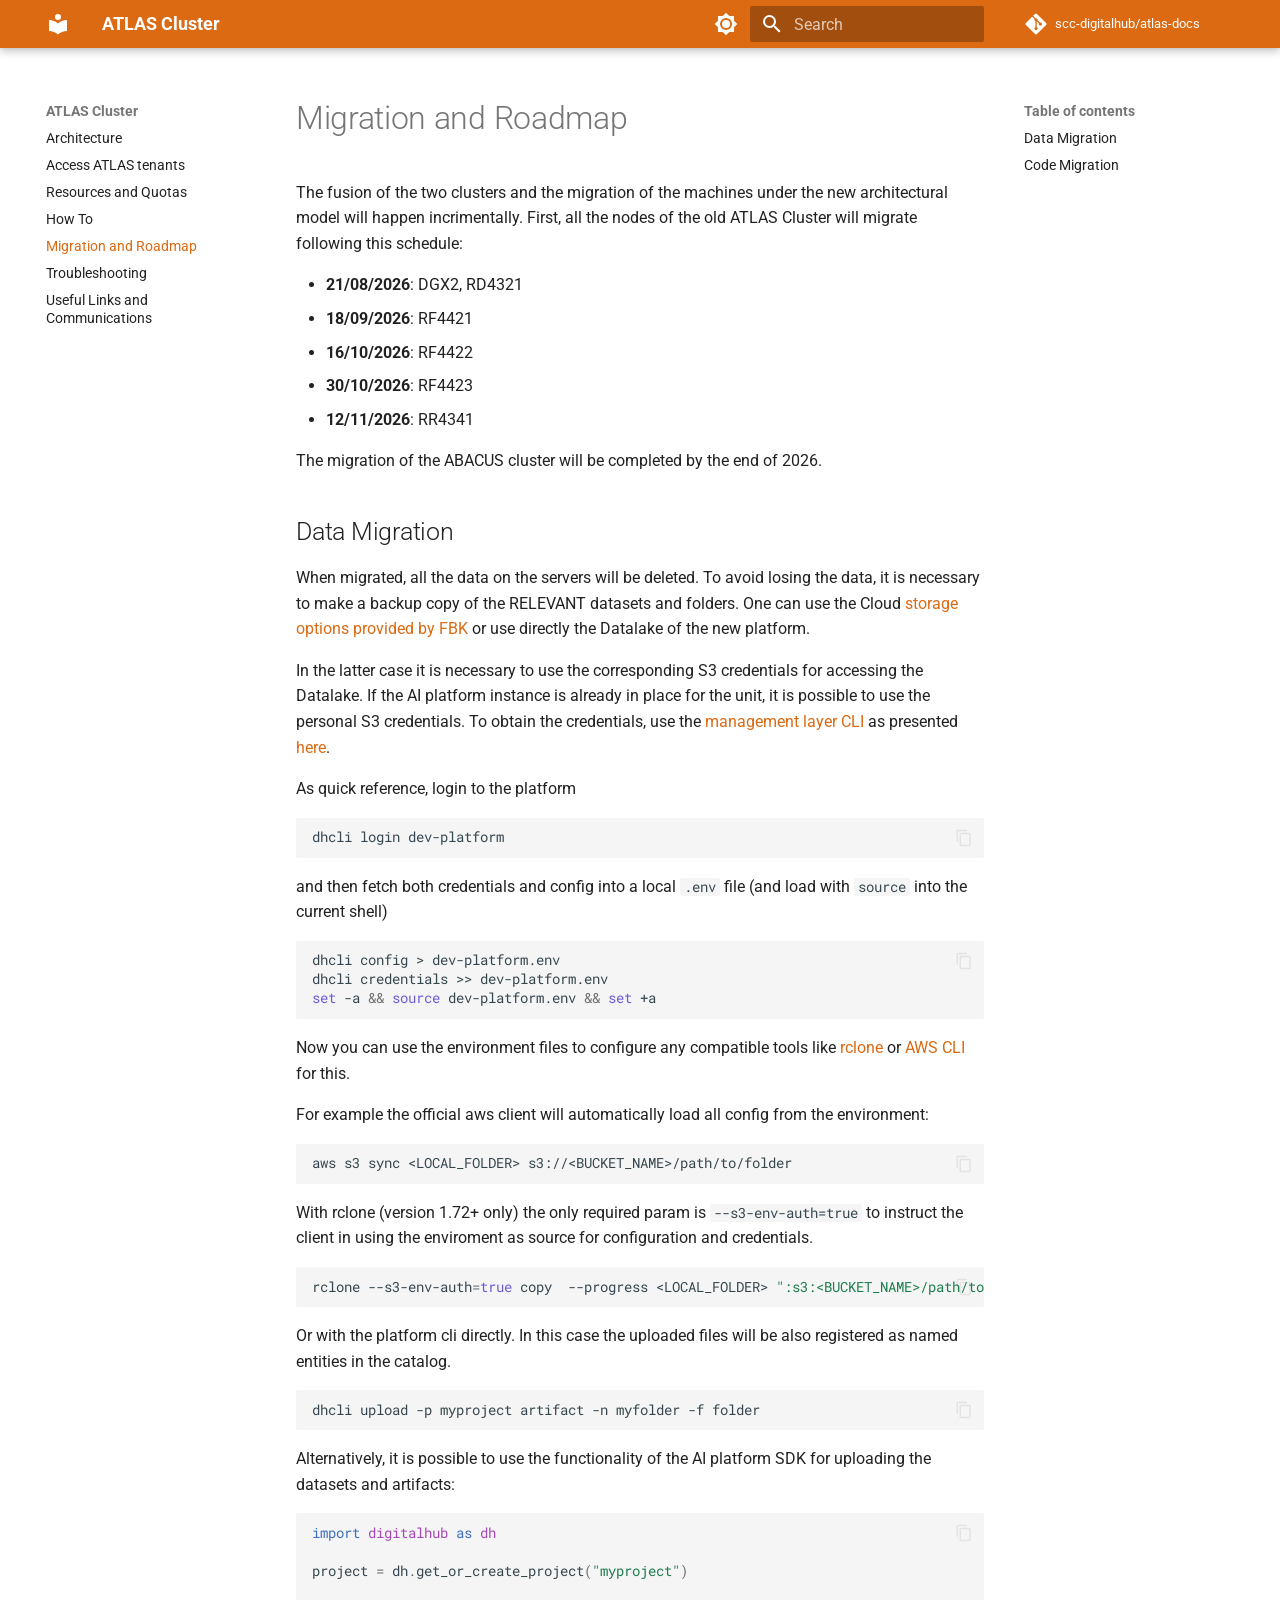
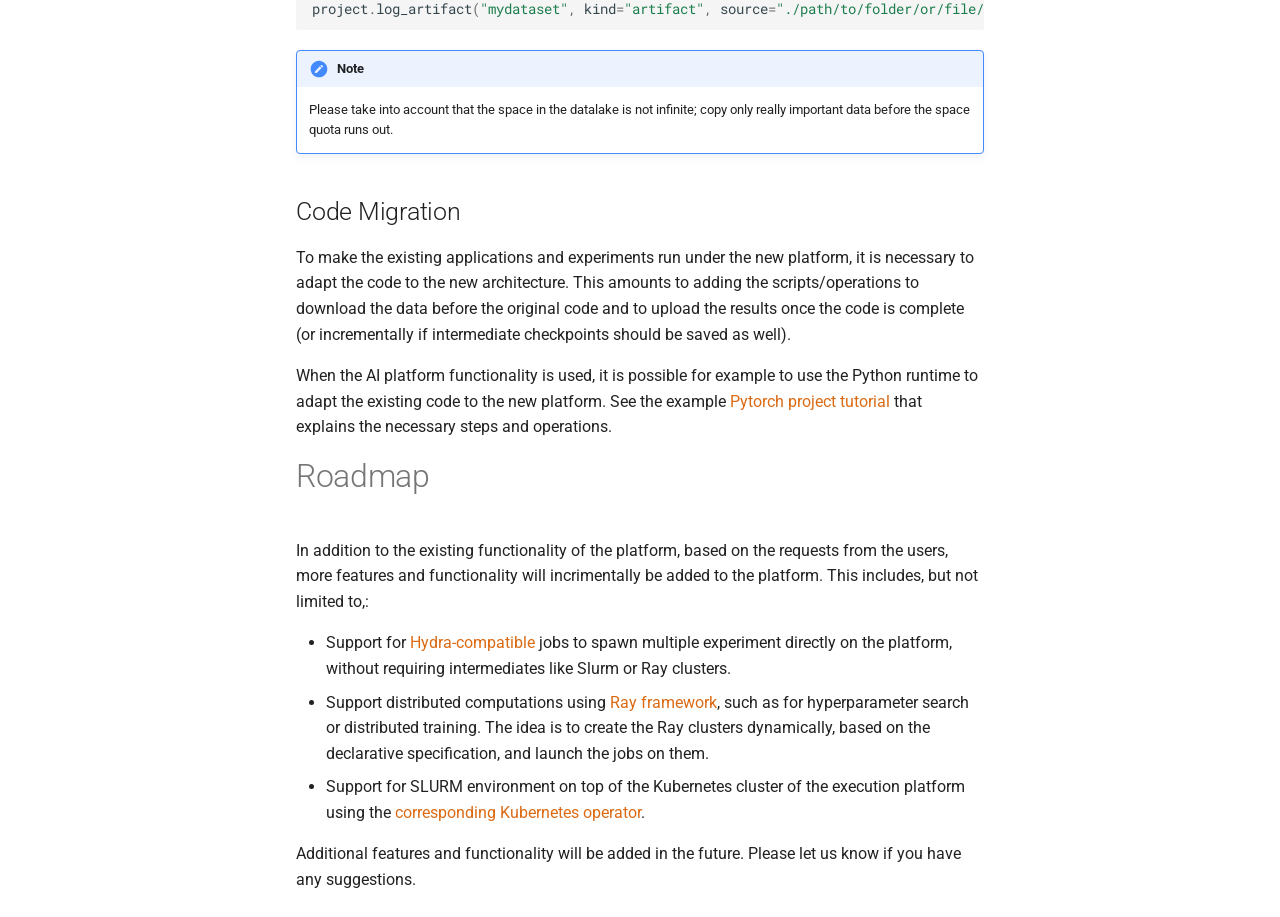
<file: migration_roadmap/index.html>
<!doctype html>
<html lang="en" class="no-js">
  <head>
    
      <meta charset="utf-8">
      <meta name="viewport" content="width=device-width,initial-scale=1">
      
      
      
      
        <link rel="prev" href="../how-to/">
      
      
        <link rel="next" href="../troubleshooting/">
      
      
      <link rel="icon" href="../assets/images/favicon.png">
      <meta name="generator" content="mkdocs-1.5.3, mkdocs-material-9.5.17">
    
    
      
        <title>Migration and Roadmap - ATLAS Cluster</title>
      
    
    
      <link rel="stylesheet" href="../assets/stylesheets/main.bcfcd587.min.css">
      
        
        <link rel="stylesheet" href="../assets/stylesheets/palette.06af60db.min.css">
      
      


    
    
      
    
    
      
        
        
        <link rel="preconnect" href="https://fonts.gstatic.com" crossorigin>
        <link rel="stylesheet" href="https://fonts.googleapis.com/css?family=Roboto:300,300i,400,400i,700,700i%7CRoboto+Mono:400,400i,700,700i&display=fallback">
        <style>:root{--md-text-font:"Roboto";--md-code-font:"Roboto Mono"}</style>
      
    
    
      <link rel="stylesheet" href="../stylesheets/portal_selection.css">
    
      <link rel="stylesheet" href="../stylesheets/colors.css">
    
    <script>__md_scope=new URL("..",location),__md_hash=e=>[...e].reduce((e,_)=>(e<<5)-e+_.charCodeAt(0),0),__md_get=(e,_=localStorage,t=__md_scope)=>JSON.parse(_.getItem(t.pathname+"."+e)),__md_set=(e,_,t=localStorage,a=__md_scope)=>{try{t.setItem(a.pathname+"."+e,JSON.stringify(_))}catch(e){}}</script>
    
      

    
    
    
  </head>
  
  
    
    
      
    
    
    
    
    <body dir="ltr" data-md-color-scheme="orange" data-md-color-primary="indigo" data-md-color-accent="indigo">
  
    
    <input class="md-toggle" data-md-toggle="drawer" type="checkbox" id="__drawer" autocomplete="off">
    <input class="md-toggle" data-md-toggle="search" type="checkbox" id="__search" autocomplete="off">
    <label class="md-overlay" for="__drawer"></label>
    <div data-md-component="skip">
      
        
        <a href="#migration-and-roadmap" class="md-skip">
          Skip to content
        </a>
      
    </div>
    <div data-md-component="announce">
      
    </div>
    
    


  


<!-- Header -->
<header class="md-header md-header--shadow" data-md-component="header">
  <nav
    class="md-header__inner md-grid"
    aria-label="Header"
  >

    <!-- Link to home -->
    <a
      href=".."
      title="ATLAS Cluster"
      class="md-header__button md-logo"
      aria-label="ATLAS Cluster"
      data-md-component="logo"
    >
      
  
  <svg xmlns="http://www.w3.org/2000/svg" viewBox="0 0 24 24"><path d="M12 8a3 3 0 0 0 3-3 3 3 0 0 0-3-3 3 3 0 0 0-3 3 3 3 0 0 0 3 3m0 3.54C9.64 9.35 6.5 8 3 8v11c3.5 0 6.64 1.35 9 3.54 2.36-2.19 5.5-3.54 9-3.54V8c-3.5 0-6.64 1.35-9 3.54Z"/></svg>

    </a>

    <!-- Button to open drawer -->
    <label class="md-header__button md-icon" for="__drawer">
      
      <svg xmlns="http://www.w3.org/2000/svg" viewBox="0 0 24 24"><path d="M3 6h18v2H3V6m0 5h18v2H3v-2m0 5h18v2H3v-2Z"/></svg>
    </label>

    <!-- Header title -->
    <div class="md-header__title" data-md-component="header-title">
      <div class="md-header__ellipsis">
        <div class="md-header__topic">
          <span class="md-ellipsis">
            ATLAS Cluster
          </span>
        </div>
        <div class="md-header__topic" data-md-component="header-topic">
          <span class="md-ellipsis">
            
              Migration and Roadmap
            
          </span>
        </div>
      </div>
    </div>

    <!-- Color palette toggle -->
    
      
        <form class="md-header__option" data-md-component="palette">
  
    
    
    
    <input class="md-option" data-md-color-media="" data-md-color-scheme="orange" data-md-color-primary="indigo" data-md-color-accent="indigo"  aria-label="Switch to dark mode"  type="radio" name="__palette" id="__palette_0">
    
      <label class="md-header__button md-icon" title="Switch to dark mode" for="__palette_1" hidden>
        <svg xmlns="http://www.w3.org/2000/svg" viewBox="0 0 24 24"><path d="M12 8a4 4 0 0 0-4 4 4 4 0 0 0 4 4 4 4 0 0 0 4-4 4 4 0 0 0-4-4m0 10a6 6 0 0 1-6-6 6 6 0 0 1 6-6 6 6 0 0 1 6 6 6 6 0 0 1-6 6m8-9.31V4h-4.69L12 .69 8.69 4H4v4.69L.69 12 4 15.31V20h4.69L12 23.31 15.31 20H20v-4.69L23.31 12 20 8.69Z"/></svg>
      </label>
    
  
    
    
    
    <input class="md-option" data-md-color-media="" data-md-color-scheme="slate" data-md-color-primary="indigo" data-md-color-accent="indigo"  aria-label="Switch to light mode"  type="radio" name="__palette" id="__palette_1">
    
      <label class="md-header__button md-icon" title="Switch to light mode" for="__palette_0" hidden>
        <svg xmlns="http://www.w3.org/2000/svg" viewBox="0 0 24 24"><path d="M12 18c-.89 0-1.74-.2-2.5-.55C11.56 16.5 13 14.42 13 12c0-2.42-1.44-4.5-3.5-5.45C10.26 6.2 11.11 6 12 6a6 6 0 0 1 6 6 6 6 0 0 1-6 6m8-9.31V4h-4.69L12 .69 8.69 4H4v4.69L.69 12 4 15.31V20h4.69L12 23.31 15.31 20H20v-4.69L23.31 12 20 8.69Z"/></svg>
      </label>
    
  
</form>
      
    

    <!-- User preference: color palette -->
    
      <script>var media,input,key,value,palette=__md_get("__palette");if(palette&&palette.color){"(prefers-color-scheme)"===palette.color.media&&(media=matchMedia("(prefers-color-scheme: light)"),input=document.querySelector(media.matches?"[data-md-color-media='(prefers-color-scheme: light)']":"[data-md-color-media='(prefers-color-scheme: dark)']"),palette.color.media=input.getAttribute("data-md-color-media"),palette.color.scheme=input.getAttribute("data-md-color-scheme"),palette.color.primary=input.getAttribute("data-md-color-primary"),palette.color.accent=input.getAttribute("data-md-color-accent"));for([key,value]of Object.entries(palette.color))document.body.setAttribute("data-md-color-"+key,value)}</script>
    

    <!-- Site language selector -->
    

    <!-- Button to open search modal -->
    
      <label class="md-header__button md-icon" for="__search">
        
        <svg xmlns="http://www.w3.org/2000/svg" viewBox="0 0 24 24"><path d="M9.5 3A6.5 6.5 0 0 1 16 9.5c0 1.61-.59 3.09-1.56 4.23l.27.27h.79l5 5-1.5 1.5-5-5v-.79l-.27-.27A6.516 6.516 0 0 1 9.5 16 6.5 6.5 0 0 1 3 9.5 6.5 6.5 0 0 1 9.5 3m0 2C7 5 5 7 5 9.5S7 14 9.5 14 14 12 14 9.5 12 5 9.5 5Z"/></svg>
      </label>

      <!-- Search interface -->
      <div class="md-search" data-md-component="search" role="dialog">
  <label class="md-search__overlay" for="__search"></label>
  <div class="md-search__inner" role="search">
    <form class="md-search__form" name="search">
      <input type="text" class="md-search__input" name="query" aria-label="Search" placeholder="Search" autocapitalize="off" autocorrect="off" autocomplete="off" spellcheck="false" data-md-component="search-query" required>
      <label class="md-search__icon md-icon" for="__search">
        
        <svg xmlns="http://www.w3.org/2000/svg" viewBox="0 0 24 24"><path d="M9.5 3A6.5 6.5 0 0 1 16 9.5c0 1.61-.59 3.09-1.56 4.23l.27.27h.79l5 5-1.5 1.5-5-5v-.79l-.27-.27A6.516 6.516 0 0 1 9.5 16 6.5 6.5 0 0 1 3 9.5 6.5 6.5 0 0 1 9.5 3m0 2C7 5 5 7 5 9.5S7 14 9.5 14 14 12 14 9.5 12 5 9.5 5Z"/></svg>
        
        <svg xmlns="http://www.w3.org/2000/svg" viewBox="0 0 24 24"><path d="M20 11v2H8l5.5 5.5-1.42 1.42L4.16 12l7.92-7.92L13.5 5.5 8 11h12Z"/></svg>
      </label>
      <nav class="md-search__options" aria-label="Search">
        
        <button type="reset" class="md-search__icon md-icon" title="Clear" aria-label="Clear" tabindex="-1">
          
          <svg xmlns="http://www.w3.org/2000/svg" viewBox="0 0 24 24"><path d="M19 6.41 17.59 5 12 10.59 6.41 5 5 6.41 10.59 12 5 17.59 6.41 19 12 13.41 17.59 19 19 17.59 13.41 12 19 6.41Z"/></svg>
        </button>
      </nav>
      
    </form>
    <div class="md-search__output">
      <div class="md-search__scrollwrap" data-md-scrollfix>
        <div class="md-search-result" data-md-component="search-result">
          <div class="md-search-result__meta">
            Initializing search
          </div>
          <ol class="md-search-result__list" role="presentation"></ol>
        </div>
      </div>
    </div>
  </div>
</div>
    

    <!-- Repository information -->
    
      <div class="md-header__source">
        <a href="https://github.com/scc-digitalhub/atlas-docs" title="Go to repository" class="md-source" data-md-component="source">
  <div class="md-source__icon md-icon">
    
    <svg xmlns="http://www.w3.org/2000/svg" viewBox="0 0 448 512"><!--! Font Awesome Free 6.5.1 by @fontawesome - https://fontawesome.com License - https://fontawesome.com/license/free (Icons: CC BY 4.0, Fonts: SIL OFL 1.1, Code: MIT License) Copyright 2023 Fonticons, Inc.--><path d="M439.55 236.05 244 40.45a28.87 28.87 0 0 0-40.81 0l-40.66 40.63 51.52 51.52c27.06-9.14 52.68 16.77 43.39 43.68l49.66 49.66c34.23-11.8 61.18 31 35.47 56.69-26.49 26.49-70.21-2.87-56-37.34L240.22 199v121.85c25.3 12.54 22.26 41.85 9.08 55a34.34 34.34 0 0 1-48.55 0c-17.57-17.6-11.07-46.91 11.25-56v-123c-20.8-8.51-24.6-30.74-18.64-45L142.57 101 8.45 235.14a28.86 28.86 0 0 0 0 40.81l195.61 195.6a28.86 28.86 0 0 0 40.8 0l194.69-194.69a28.86 28.86 0 0 0 0-40.81z"/></svg>
  </div>
  <div class="md-source__repository">
    scc-digitalhub/atlas-docs
  </div>
</a>
      </div>
    
  </nav>

  <!-- Navigation tabs (sticky) -->
  
</header>

    <div class="md-container" data-md-component="container">
      
      
        
          
        
      
      <main class="md-main" data-md-component="main">
        <div class="md-main__inner md-grid">
          
            
              
              <div class="md-sidebar md-sidebar--primary" data-md-component="sidebar" data-md-type="navigation" >
                <div class="md-sidebar__scrollwrap">
                  <div class="md-sidebar__inner">
                    



<nav class="md-nav md-nav--primary" aria-label="Navigation" data-md-level="0">
  <label class="md-nav__title" for="__drawer">
    <a href=".." title="ATLAS Cluster" class="md-nav__button md-logo" aria-label="ATLAS Cluster" data-md-component="logo">
      
  
  <svg xmlns="http://www.w3.org/2000/svg" viewBox="0 0 24 24"><path d="M12 8a3 3 0 0 0 3-3 3 3 0 0 0-3-3 3 3 0 0 0-3 3 3 3 0 0 0 3 3m0 3.54C9.64 9.35 6.5 8 3 8v11c3.5 0 6.64 1.35 9 3.54 2.36-2.19 5.5-3.54 9-3.54V8c-3.5 0-6.64 1.35-9 3.54Z"/></svg>

    </a>
    ATLAS Cluster
  </label>
  
    <div class="md-nav__source">
      <a href="https://github.com/scc-digitalhub/atlas-docs" title="Go to repository" class="md-source" data-md-component="source">
  <div class="md-source__icon md-icon">
    
    <svg xmlns="http://www.w3.org/2000/svg" viewBox="0 0 448 512"><!--! Font Awesome Free 6.5.1 by @fontawesome - https://fontawesome.com License - https://fontawesome.com/license/free (Icons: CC BY 4.0, Fonts: SIL OFL 1.1, Code: MIT License) Copyright 2023 Fonticons, Inc.--><path d="M439.55 236.05 244 40.45a28.87 28.87 0 0 0-40.81 0l-40.66 40.63 51.52 51.52c27.06-9.14 52.68 16.77 43.39 43.68l49.66 49.66c34.23-11.8 61.18 31 35.47 56.69-26.49 26.49-70.21-2.87-56-37.34L240.22 199v121.85c25.3 12.54 22.26 41.85 9.08 55a34.34 34.34 0 0 1-48.55 0c-17.57-17.6-11.07-46.91 11.25-56v-123c-20.8-8.51-24.6-30.74-18.64-45L142.57 101 8.45 235.14a28.86 28.86 0 0 0 0 40.81l195.61 195.6a28.86 28.86 0 0 0 40.8 0l194.69-194.69a28.86 28.86 0 0 0 0-40.81z"/></svg>
  </div>
  <div class="md-source__repository">
    scc-digitalhub/atlas-docs
  </div>
</a>
    </div>
  
  <ul class="md-nav__list" data-md-scrollfix>
    
      
      
  
  
  
  
    <li class="md-nav__item">
      <a href=".." class="md-nav__link">
        
  
  <span class="md-ellipsis">
    Architecture
  </span>
  

      </a>
    </li>
  

    
      
      
  
  
  
  
    <li class="md-nav__item">
      <a href="../access/" class="md-nav__link">
        
  
  <span class="md-ellipsis">
    Access ATLAS tenants
  </span>
  

      </a>
    </li>
  

    
      
      
  
  
  
  
    <li class="md-nav__item">
      <a href="../resources/" class="md-nav__link">
        
  
  <span class="md-ellipsis">
    Resources and Quotas
  </span>
  

      </a>
    </li>
  

    
      
      
  
  
  
  
    <li class="md-nav__item">
      <a href="../how-to/" class="md-nav__link">
        
  
  <span class="md-ellipsis">
    How To
  </span>
  

      </a>
    </li>
  

    
      
      
  
  
    
  
  
  
    <li class="md-nav__item md-nav__item--active">
      
      <input class="md-nav__toggle md-toggle" type="checkbox" id="__toc">
      
      
        
      
      
        <label class="md-nav__link md-nav__link--active" for="__toc">
          
  
  <span class="md-ellipsis">
    Migration and Roadmap
  </span>
  

          <span class="md-nav__icon md-icon"></span>
        </label>
      
      <a href="./" class="md-nav__link md-nav__link--active">
        
  
  <span class="md-ellipsis">
    Migration and Roadmap
  </span>
  

      </a>
      
        

<nav class="md-nav md-nav--secondary" aria-label="Table of contents">
  
  
  
    
  
  
    <label class="md-nav__title" for="__toc">
      <span class="md-nav__icon md-icon"></span>
      Table of contents
    </label>
    <ul class="md-nav__list" data-md-component="toc" data-md-scrollfix>
      
        <li class="md-nav__item">
  <a href="#data-migration" class="md-nav__link">
    <span class="md-ellipsis">
      Data Migration
    </span>
  </a>
  
</li>
      
        <li class="md-nav__item">
  <a href="#code-migration" class="md-nav__link">
    <span class="md-ellipsis">
      Code Migration
    </span>
  </a>
  
</li>
      
    </ul>
  
</nav>
      
    </li>
  

    
      
      
  
  
  
  
    <li class="md-nav__item">
      <a href="../troubleshooting/" class="md-nav__link">
        
  
  <span class="md-ellipsis">
    Troubleshooting
  </span>
  

      </a>
    </li>
  

    
      
      
  
  
  
  
    <li class="md-nav__item">
      <a href="../links/" class="md-nav__link">
        
  
  <span class="md-ellipsis">
    Useful Links and Communications
  </span>
  

      </a>
    </li>
  

    
  </ul>
</nav>
                  </div>
                </div>
              </div>
            
            
              
              <div class="md-sidebar md-sidebar--secondary" data-md-component="sidebar" data-md-type="toc" >
                <div class="md-sidebar__scrollwrap">
                  <div class="md-sidebar__inner">
                    

<nav class="md-nav md-nav--secondary" aria-label="Table of contents">
  
  
  
    
  
  
    <label class="md-nav__title" for="__toc">
      <span class="md-nav__icon md-icon"></span>
      Table of contents
    </label>
    <ul class="md-nav__list" data-md-component="toc" data-md-scrollfix>
      
        <li class="md-nav__item">
  <a href="#data-migration" class="md-nav__link">
    <span class="md-ellipsis">
      Data Migration
    </span>
  </a>
  
</li>
      
        <li class="md-nav__item">
  <a href="#code-migration" class="md-nav__link">
    <span class="md-ellipsis">
      Code Migration
    </span>
  </a>
  
</li>
      
    </ul>
  
</nav>
                  </div>
                </div>
              </div>
            
          
          
            <div class="md-content" data-md-component="content">
              <article class="md-content__inner md-typeset">
                
                  

  
  


<h1 id="migration-and-roadmap">Migration and Roadmap</h1>
<p>The fusion of the two clusters and the migration of the machines under the new architectural model will happen incrimentally. First, all the nodes of the old ATLAS Cluster will migrate following this schedule:</p>
<ul>
<li><strong>21/08/2026</strong>: DGX2, RD4321</li>
<li><strong>18/09/2026</strong>: RF4421</li>
<li><strong>16/10/2026</strong>: RF4422</li>
<li><strong>30/10/2026</strong>: RF4423</li>
<li><strong>12/11/2026</strong>: RR4341</li>
</ul>
<p>The migration of the ABACUS cluster will be completed by the end of 2026.</p>
<h2 id="data-migration">Data Migration</h2>
<p>When migrated, all the data on the servers will be deleted. To avoid losing the data, it is necessary to make a backup copy of the RELEVANT datasets and folders. One can use the Cloud <a href="https://howto.fbk.eu/en/it-department/storage-and-network-services/">storage options provided by FBK</a> or use directly the Datalake of the new platform.</p>
<p>In the latter case it is necessary to use the corresponding S3 credentials for accessing the Datalake. If the AI platform instance is already in place for the unit, it is possible to use the personal S3 credentials. To obtain the credentials, use the <a href="https://scc-digitalhub.github.io/docs/cli/installation/">management layer CLI</a> as presented <a href="https://scc-digitalhub.github.io/docs/0.15/cli/usage/#obtaining-configuration-and-credentials">here</a>.</p>
<p>As quick reference, login to the platform 
<div class="highlight"><pre><span></span><code>dhcli<span class="w"> </span>login<span class="w"> </span>dev-platform
</code></pre></div></p>
<p>and then fetch both credentials and config into a local <code>.env</code> file (and load with <code>source</code> into the current shell)
<div class="highlight"><pre><span></span><code>dhcli<span class="w"> </span>config<span class="w"> </span>&gt;<span class="w"> </span>dev-platform.env
dhcli<span class="w"> </span>credentials<span class="w"> </span>&gt;&gt;<span class="w"> </span>dev-platform.env
<span class="nb">set</span><span class="w"> </span>-a<span class="w"> </span><span class="o">&amp;&amp;</span><span class="w"> </span><span class="nb">source</span><span class="w"> </span>dev-platform.env<span class="w"> </span><span class="o">&amp;&amp;</span><span class="w"> </span><span class="nb">set</span><span class="w"> </span>+a
</code></pre></div></p>
<p>Now you can use the environment files to configure any compatible tools like <a href="https://rclone.org/install/">rclone</a> or <a href="https://docs.aws.amazon.com/cli/latest/userguide/getting-started-install.html">AWS CLI</a> for this.</p>
<p>For example the official aws client will automatically load all config from the environment:</p>
<div class="highlight"><pre><span></span><code>aws<span class="w"> </span>s3<span class="w"> </span>sync<span class="w"> </span>&lt;LOCAL_FOLDER&gt;<span class="w"> </span>s3://&lt;BUCKET_NAME&gt;/path/to/folder<span class="w"> </span>
</code></pre></div>
<p>With rclone (version 1.72+ only) the only required param is <code>--s3-env-auth=true</code> to instruct the client in using the enviroment as source for configuration and credentials.
<div class="highlight"><pre><span></span><code>rclone<span class="w"> </span>--s3-env-auth<span class="o">=</span><span class="nb">true</span><span class="w"> </span>copy<span class="w">  </span>--progress<span class="w"> </span>&lt;LOCAL_FOLDER&gt;<span class="w"> </span><span class="s2">&quot;:s3:&lt;BUCKET_NAME&gt;/path/to/folder&quot;</span>
</code></pre></div></p>
<p>Or with the platform cli directly. In this case the uploaded files will be also registered as named entities in the catalog.
<div class="highlight"><pre><span></span><code>dhcli<span class="w"> </span>upload<span class="w"> </span>-p<span class="w"> </span>myproject<span class="w"> </span>artifact<span class="w"> </span>-n<span class="w"> </span>myfolder<span class="w"> </span>-f<span class="w"> </span>folder
</code></pre></div></p>
<p>Alternatively, it is possible to use the functionality of the AI platform SDK for uploading the datasets and artifacts:</p>
<div class="highlight"><pre><span></span><code><span class="kn">import</span> <span class="nn">digitalhub</span> <span class="k">as</span> <span class="nn">dh</span>

<span class="n">project</span> <span class="o">=</span> <span class="n">dh</span><span class="o">.</span><span class="n">get_or_create_project</span><span class="p">(</span><span class="s2">&quot;myproject&quot;</span><span class="p">)</span>

<span class="n">project</span><span class="o">.</span><span class="n">log_artifact</span><span class="p">(</span><span class="s2">&quot;mydataset&quot;</span><span class="p">,</span> <span class="n">kind</span><span class="o">=</span><span class="s2">&quot;artifact&quot;</span><span class="p">,</span> <span class="n">source</span><span class="o">=</span><span class="s2">&quot;./path/to/folder/or/file/&quot;</span><span class="p">)</span>
</code></pre></div>
<div class="admonition note">
<p class="admonition-title">Note</p>
<p>Please take into account that the space in the datalake is not infinite; copy only really important data before the space quota runs out. </p>
</div>
<h2 id="code-migration">Code Migration</h2>
<p>To make the existing applications and experiments run under the new platform, it is necessary to adapt the code to the new architecture. This amounts to adding the scripts/operations to download the data before the original code and to upload the results once the code is complete (or incrementally if intermediate checkpoints should be saved as well).</p>
<p>When the AI platform functionality is used, it is possible for example to use the Python runtime to adapt the existing code to the new platform. See the example <a href="https://scc-digitalhub.github.io/docs/0.16/tutorials/ml-migration/migration/">Pytorch project tutorial</a> that explains the necessary steps and operations.</p>
<h1 id="roadmap">Roadmap</h1>
<p>In addition to the existing functionality of the platform, based on the requests from the users, more features and functionality will incrimentally be added to the platform. This includes, but not limited to,:</p>
<ul>
<li>Support for <a href="https://hydra.cc/docs">Hydra-compatible</a> jobs to spawn multiple experiment directly on the platform, without requiring intermediates like Slurm or Ray clusters.</li>
<li>Support distributed computations using <a href="https://docs.ray.io/en/latest/">Ray framework</a>, such as for hyperparameter search or distributed training. The idea is to create the Ray clusters dynamically, based on the declarative specification, and launch the jobs on them.</li>
<li>Support for SLURM environment on top of the Kubernetes cluster of the execution platform using the <a href="https://github.com/SlinkyProject/slurm-operator">corresponding Kubernetes operator</a>.  </li>
</ul>
<p>Additional features and functionality will be added in the future. Please let us know if you have any suggestions.</p>












                
              </article>
            </div>
          
          
<script>var target=document.getElementById(location.hash.slice(1));target&&target.name&&(target.checked=target.name.startsWith("__tabbed_"))</script>
        </div>
        
      </main>
      

    </div>
    <div class="md-dialog" data-md-component="dialog">
      <div class="md-dialog__inner md-typeset"></div>
    </div>
    
    
    <script id="__config" type="application/json">{"base": "..", "features": ["navigation.path", "content.code.copy"], "search": "../assets/javascripts/workers/search.b8dbb3d2.min.js", "translations": {"clipboard.copied": "Copied to clipboard", "clipboard.copy": "Copy to clipboard", "search.result.more.one": "1 more on this page", "search.result.more.other": "# more on this page", "search.result.none": "No matching documents", "search.result.one": "1 matching document", "search.result.other": "# matching documents", "search.result.placeholder": "Type to start searching", "search.result.term.missing": "Missing", "select.version": "Select version"}}</script>
    
    
      <script src="../assets/javascripts/bundle.1e8ae164.min.js"></script>
      
    
  </body>
</html>
</file>
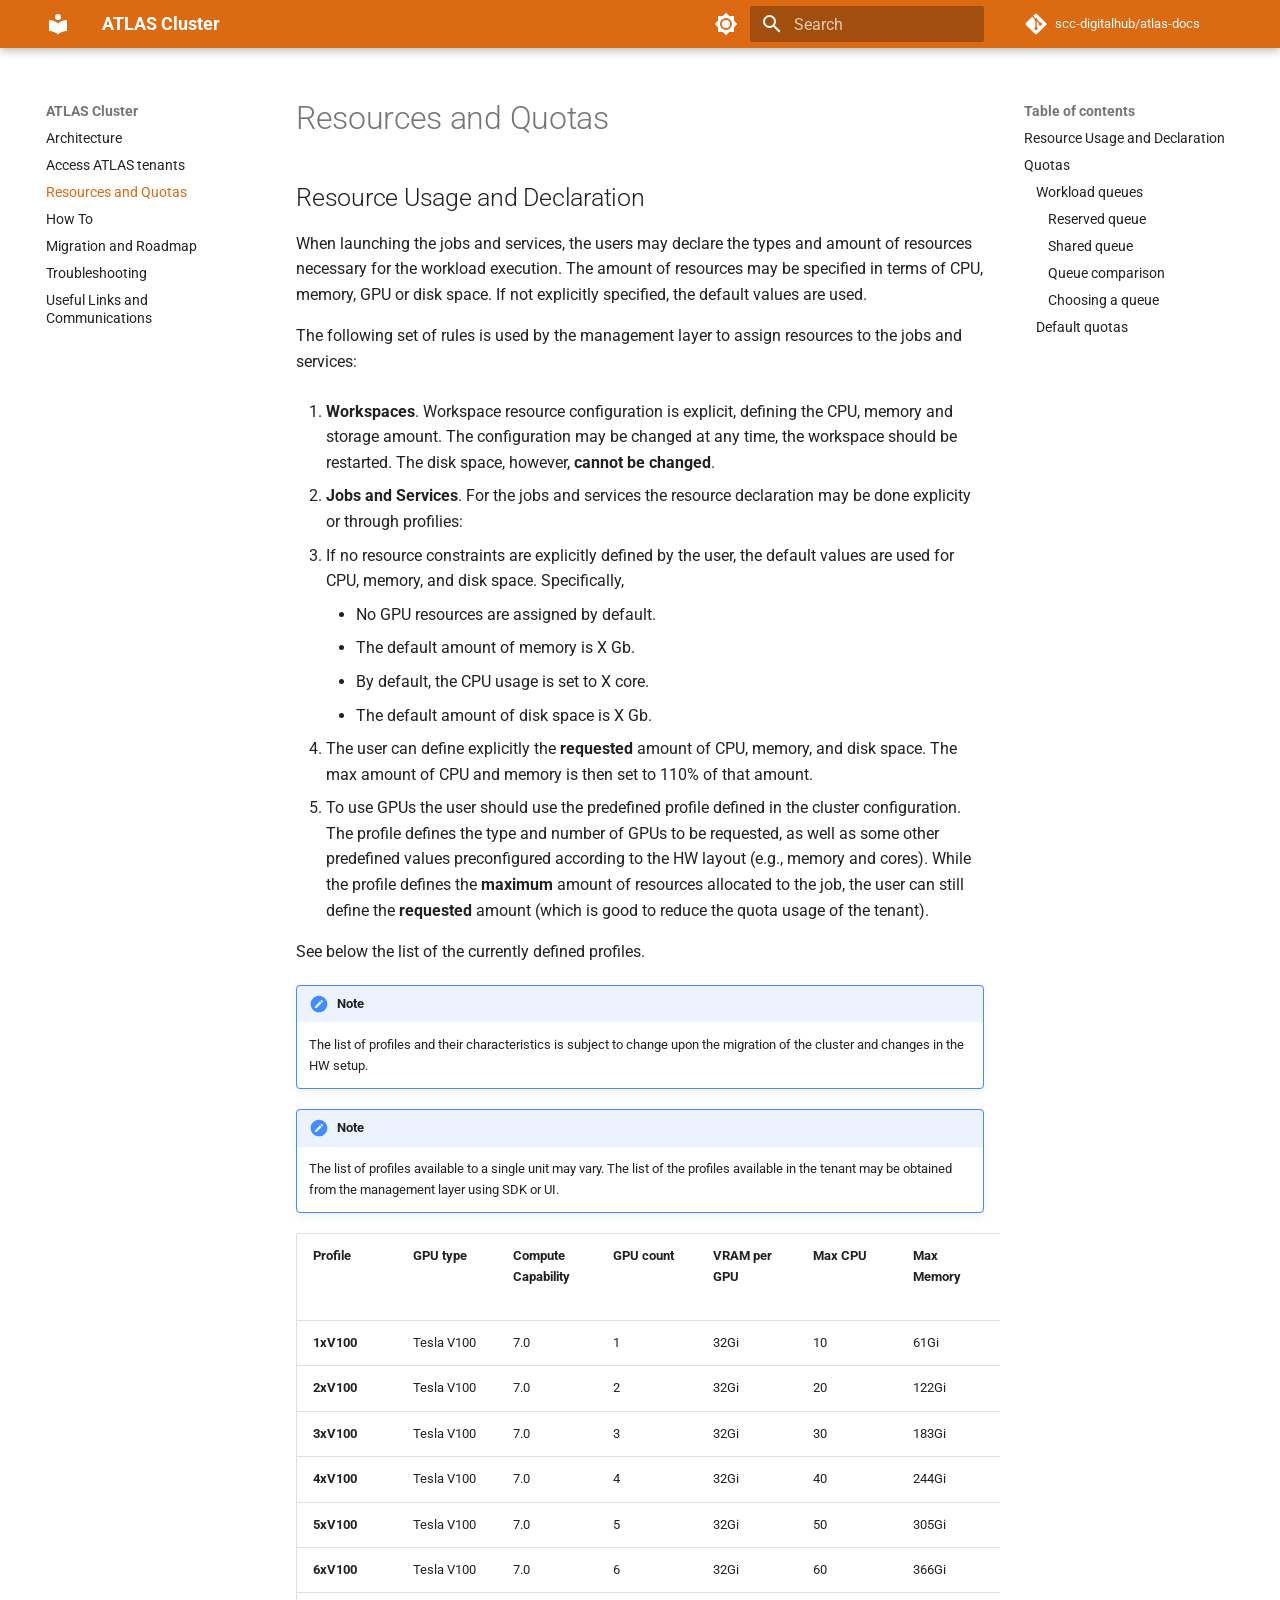
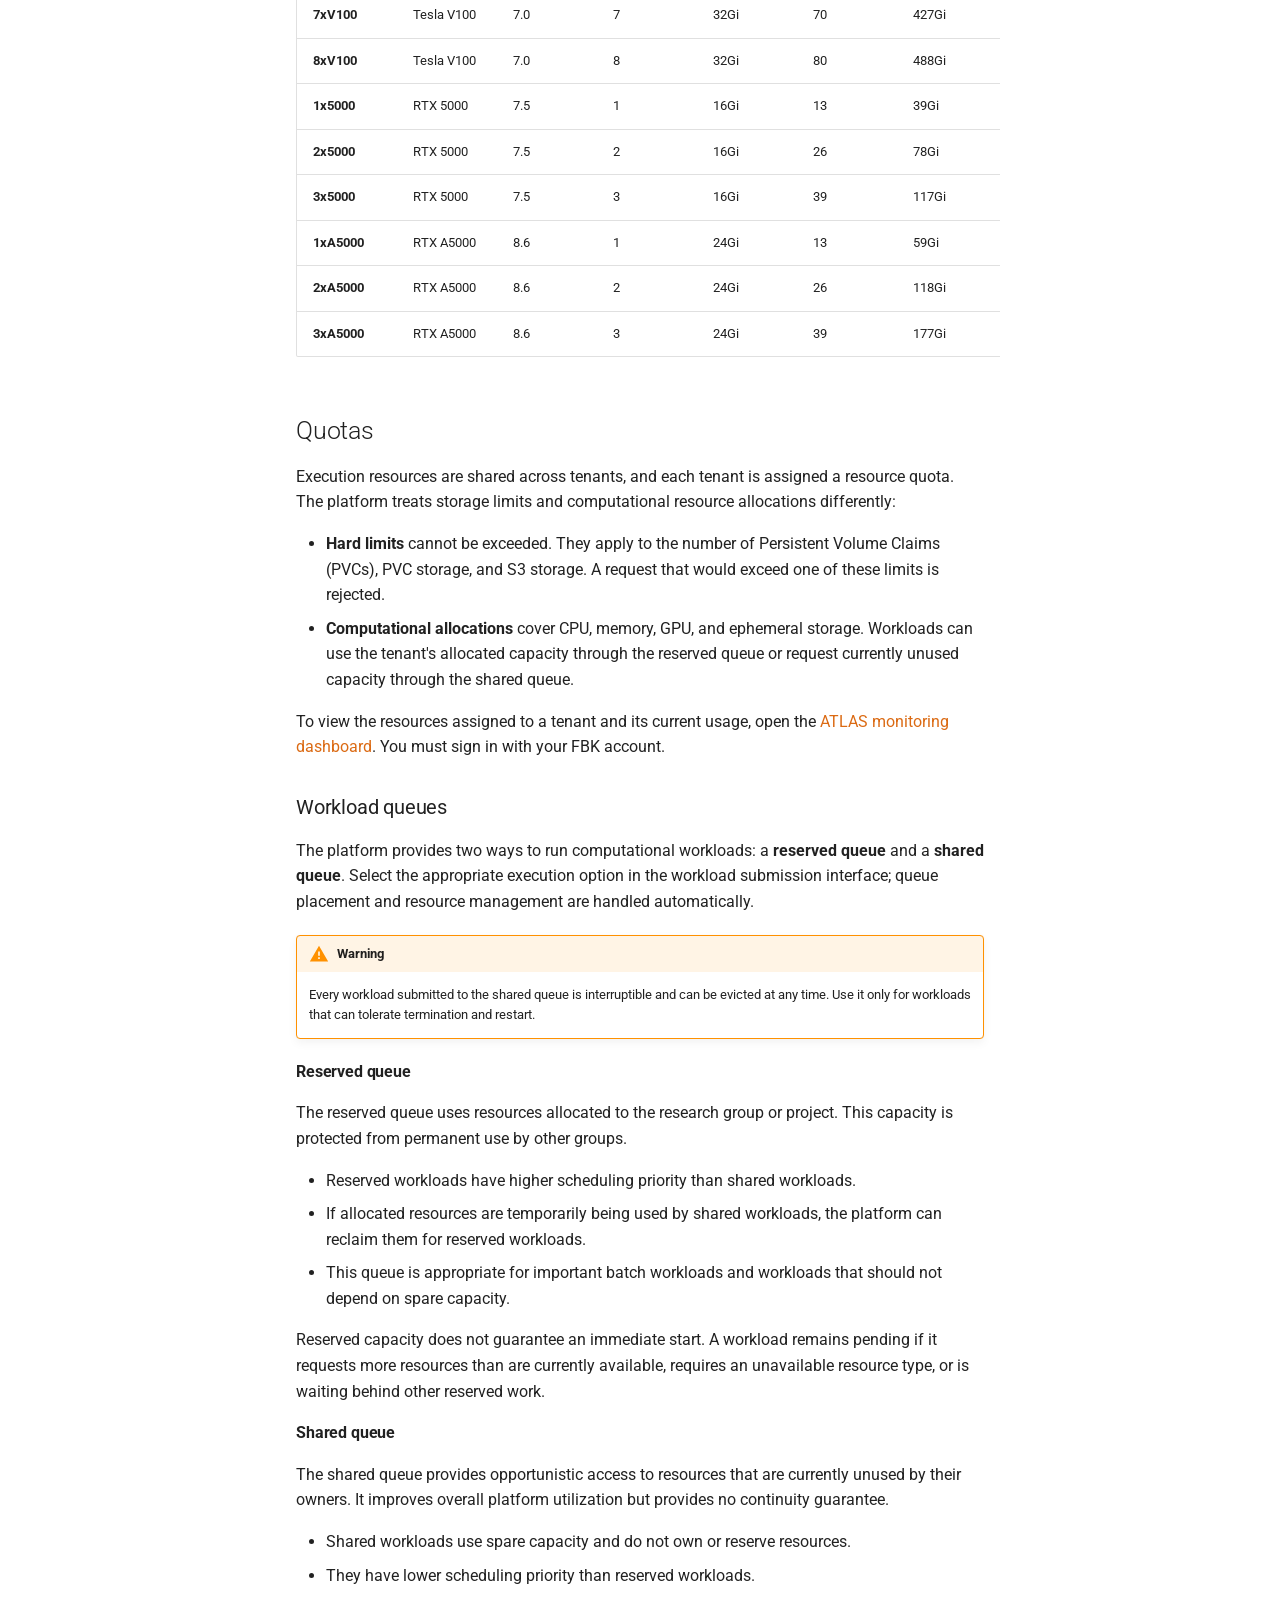
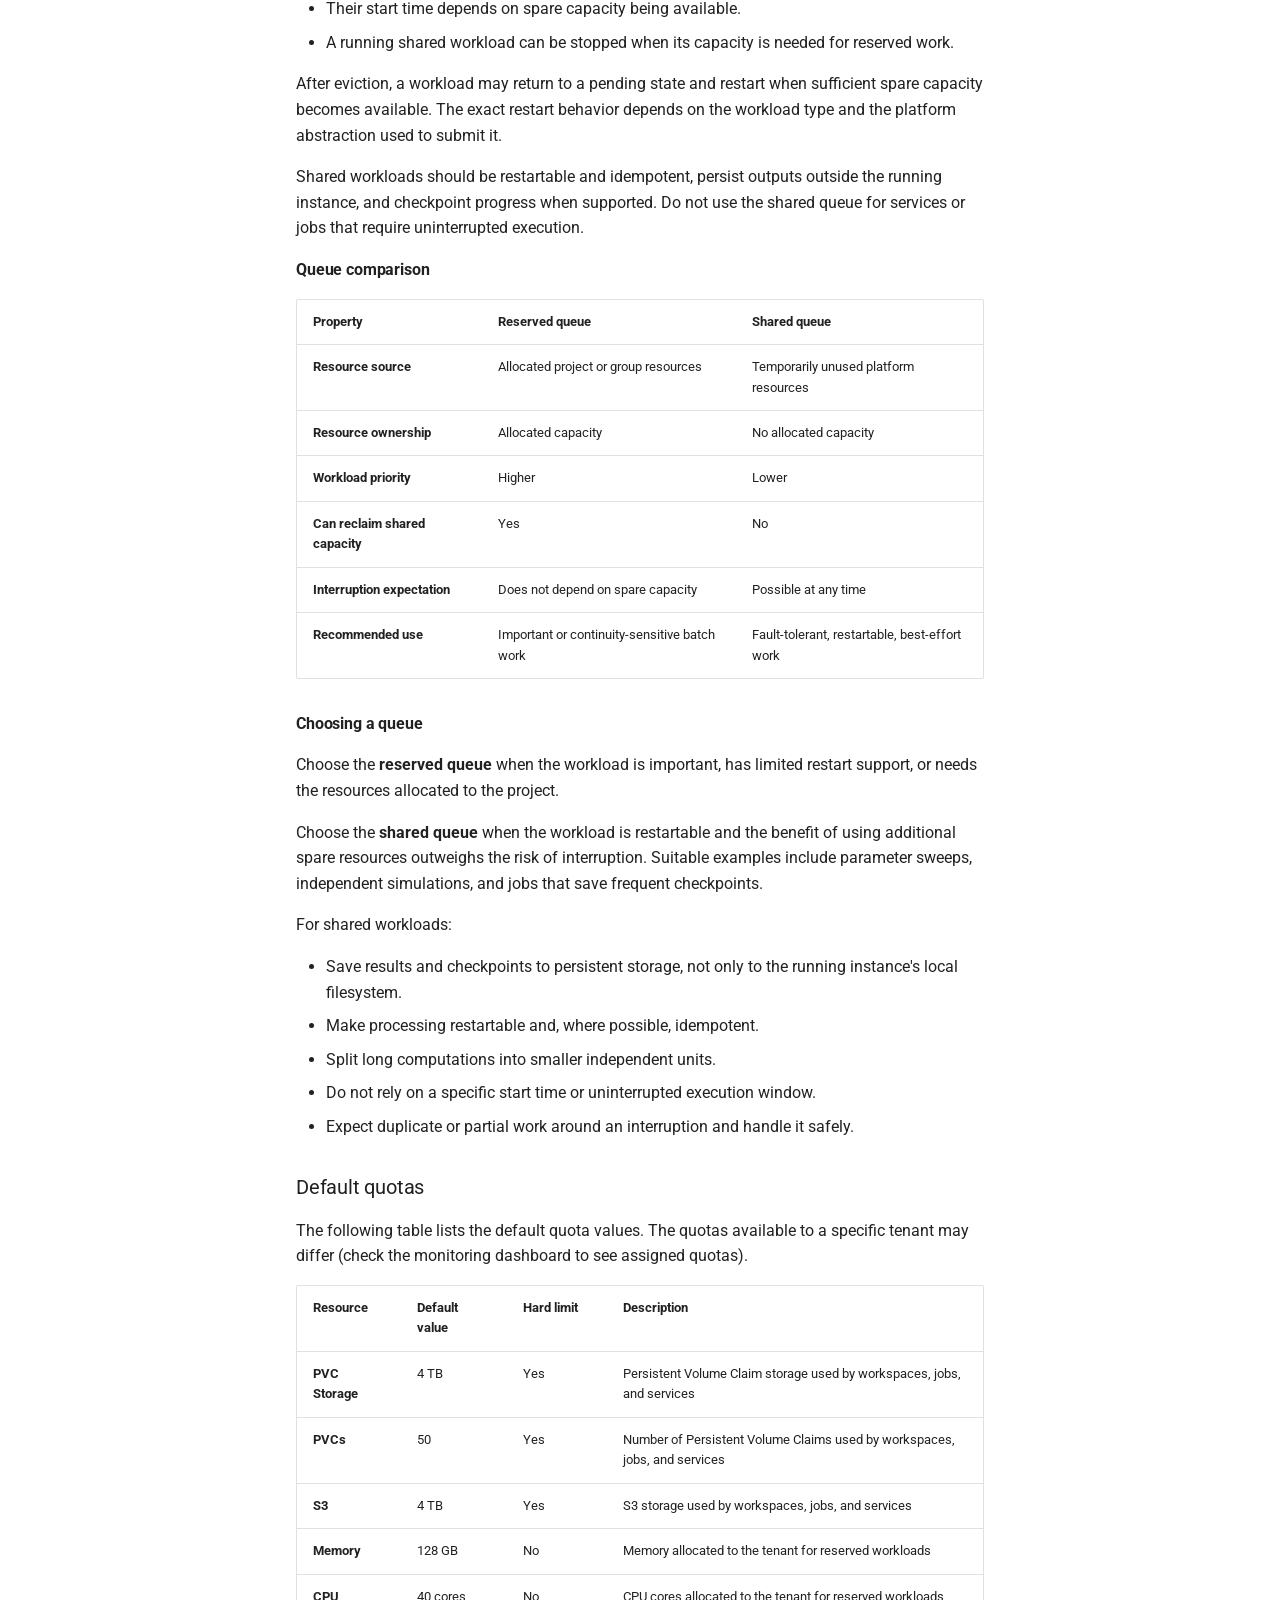
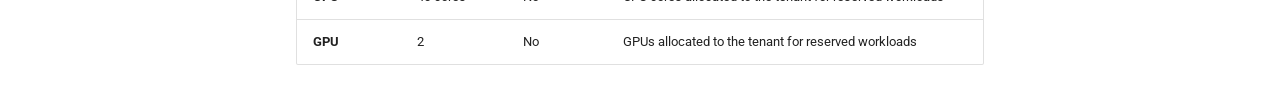
<file: resources/index.html>
<!doctype html>
<html lang="en" class="no-js">
  <head>
    
      <meta charset="utf-8">
      <meta name="viewport" content="width=device-width,initial-scale=1">
      
      
      
      
        <link rel="prev" href="../access/">
      
      
        <link rel="next" href="../how-to/">
      
      
      <link rel="icon" href="../assets/images/favicon.png">
      <meta name="generator" content="mkdocs-1.5.3, mkdocs-material-9.5.17">
    
    
      
        <title>Resources and Quotas - ATLAS Cluster</title>
      
    
    
      <link rel="stylesheet" href="../assets/stylesheets/main.bcfcd587.min.css">
      
        
        <link rel="stylesheet" href="../assets/stylesheets/palette.06af60db.min.css">
      
      


    
    
      
    
    
      
        
        
        <link rel="preconnect" href="https://fonts.gstatic.com" crossorigin>
        <link rel="stylesheet" href="https://fonts.googleapis.com/css?family=Roboto:300,300i,400,400i,700,700i%7CRoboto+Mono:400,400i,700,700i&display=fallback">
        <style>:root{--md-text-font:"Roboto";--md-code-font:"Roboto Mono"}</style>
      
    
    
      <link rel="stylesheet" href="../stylesheets/portal_selection.css">
    
      <link rel="stylesheet" href="../stylesheets/colors.css">
    
    <script>__md_scope=new URL("..",location),__md_hash=e=>[...e].reduce((e,_)=>(e<<5)-e+_.charCodeAt(0),0),__md_get=(e,_=localStorage,t=__md_scope)=>JSON.parse(_.getItem(t.pathname+"."+e)),__md_set=(e,_,t=localStorage,a=__md_scope)=>{try{t.setItem(a.pathname+"."+e,JSON.stringify(_))}catch(e){}}</script>
    
      

    
    
    
  </head>
  
  
    
    
      
    
    
    
    
    <body dir="ltr" data-md-color-scheme="orange" data-md-color-primary="indigo" data-md-color-accent="indigo">
  
    
    <input class="md-toggle" data-md-toggle="drawer" type="checkbox" id="__drawer" autocomplete="off">
    <input class="md-toggle" data-md-toggle="search" type="checkbox" id="__search" autocomplete="off">
    <label class="md-overlay" for="__drawer"></label>
    <div data-md-component="skip">
      
        
        <a href="#resources-and-quotas" class="md-skip">
          Skip to content
        </a>
      
    </div>
    <div data-md-component="announce">
      
    </div>
    
    


  


<!-- Header -->
<header class="md-header md-header--shadow" data-md-component="header">
  <nav
    class="md-header__inner md-grid"
    aria-label="Header"
  >

    <!-- Link to home -->
    <a
      href=".."
      title="ATLAS Cluster"
      class="md-header__button md-logo"
      aria-label="ATLAS Cluster"
      data-md-component="logo"
    >
      
  
  <svg xmlns="http://www.w3.org/2000/svg" viewBox="0 0 24 24"><path d="M12 8a3 3 0 0 0 3-3 3 3 0 0 0-3-3 3 3 0 0 0-3 3 3 3 0 0 0 3 3m0 3.54C9.64 9.35 6.5 8 3 8v11c3.5 0 6.64 1.35 9 3.54 2.36-2.19 5.5-3.54 9-3.54V8c-3.5 0-6.64 1.35-9 3.54Z"/></svg>

    </a>

    <!-- Button to open drawer -->
    <label class="md-header__button md-icon" for="__drawer">
      
      <svg xmlns="http://www.w3.org/2000/svg" viewBox="0 0 24 24"><path d="M3 6h18v2H3V6m0 5h18v2H3v-2m0 5h18v2H3v-2Z"/></svg>
    </label>

    <!-- Header title -->
    <div class="md-header__title" data-md-component="header-title">
      <div class="md-header__ellipsis">
        <div class="md-header__topic">
          <span class="md-ellipsis">
            ATLAS Cluster
          </span>
        </div>
        <div class="md-header__topic" data-md-component="header-topic">
          <span class="md-ellipsis">
            
              Resources and Quotas
            
          </span>
        </div>
      </div>
    </div>

    <!-- Color palette toggle -->
    
      
        <form class="md-header__option" data-md-component="palette">
  
    
    
    
    <input class="md-option" data-md-color-media="" data-md-color-scheme="orange" data-md-color-primary="indigo" data-md-color-accent="indigo"  aria-label="Switch to dark mode"  type="radio" name="__palette" id="__palette_0">
    
      <label class="md-header__button md-icon" title="Switch to dark mode" for="__palette_1" hidden>
        <svg xmlns="http://www.w3.org/2000/svg" viewBox="0 0 24 24"><path d="M12 8a4 4 0 0 0-4 4 4 4 0 0 0 4 4 4 4 0 0 0 4-4 4 4 0 0 0-4-4m0 10a6 6 0 0 1-6-6 6 6 0 0 1 6-6 6 6 0 0 1 6 6 6 6 0 0 1-6 6m8-9.31V4h-4.69L12 .69 8.69 4H4v4.69L.69 12 4 15.31V20h4.69L12 23.31 15.31 20H20v-4.69L23.31 12 20 8.69Z"/></svg>
      </label>
    
  
    
    
    
    <input class="md-option" data-md-color-media="" data-md-color-scheme="slate" data-md-color-primary="indigo" data-md-color-accent="indigo"  aria-label="Switch to light mode"  type="radio" name="__palette" id="__palette_1">
    
      <label class="md-header__button md-icon" title="Switch to light mode" for="__palette_0" hidden>
        <svg xmlns="http://www.w3.org/2000/svg" viewBox="0 0 24 24"><path d="M12 18c-.89 0-1.74-.2-2.5-.55C11.56 16.5 13 14.42 13 12c0-2.42-1.44-4.5-3.5-5.45C10.26 6.2 11.11 6 12 6a6 6 0 0 1 6 6 6 6 0 0 1-6 6m8-9.31V4h-4.69L12 .69 8.69 4H4v4.69L.69 12 4 15.31V20h4.69L12 23.31 15.31 20H20v-4.69L23.31 12 20 8.69Z"/></svg>
      </label>
    
  
</form>
      
    

    <!-- User preference: color palette -->
    
      <script>var media,input,key,value,palette=__md_get("__palette");if(palette&&palette.color){"(prefers-color-scheme)"===palette.color.media&&(media=matchMedia("(prefers-color-scheme: light)"),input=document.querySelector(media.matches?"[data-md-color-media='(prefers-color-scheme: light)']":"[data-md-color-media='(prefers-color-scheme: dark)']"),palette.color.media=input.getAttribute("data-md-color-media"),palette.color.scheme=input.getAttribute("data-md-color-scheme"),palette.color.primary=input.getAttribute("data-md-color-primary"),palette.color.accent=input.getAttribute("data-md-color-accent"));for([key,value]of Object.entries(palette.color))document.body.setAttribute("data-md-color-"+key,value)}</script>
    

    <!-- Site language selector -->
    

    <!-- Button to open search modal -->
    
      <label class="md-header__button md-icon" for="__search">
        
        <svg xmlns="http://www.w3.org/2000/svg" viewBox="0 0 24 24"><path d="M9.5 3A6.5 6.5 0 0 1 16 9.5c0 1.61-.59 3.09-1.56 4.23l.27.27h.79l5 5-1.5 1.5-5-5v-.79l-.27-.27A6.516 6.516 0 0 1 9.5 16 6.5 6.5 0 0 1 3 9.5 6.5 6.5 0 0 1 9.5 3m0 2C7 5 5 7 5 9.5S7 14 9.5 14 14 12 14 9.5 12 5 9.5 5Z"/></svg>
      </label>

      <!-- Search interface -->
      <div class="md-search" data-md-component="search" role="dialog">
  <label class="md-search__overlay" for="__search"></label>
  <div class="md-search__inner" role="search">
    <form class="md-search__form" name="search">
      <input type="text" class="md-search__input" name="query" aria-label="Search" placeholder="Search" autocapitalize="off" autocorrect="off" autocomplete="off" spellcheck="false" data-md-component="search-query" required>
      <label class="md-search__icon md-icon" for="__search">
        
        <svg xmlns="http://www.w3.org/2000/svg" viewBox="0 0 24 24"><path d="M9.5 3A6.5 6.5 0 0 1 16 9.5c0 1.61-.59 3.09-1.56 4.23l.27.27h.79l5 5-1.5 1.5-5-5v-.79l-.27-.27A6.516 6.516 0 0 1 9.5 16 6.5 6.5 0 0 1 3 9.5 6.5 6.5 0 0 1 9.5 3m0 2C7 5 5 7 5 9.5S7 14 9.5 14 14 12 14 9.5 12 5 9.5 5Z"/></svg>
        
        <svg xmlns="http://www.w3.org/2000/svg" viewBox="0 0 24 24"><path d="M20 11v2H8l5.5 5.5-1.42 1.42L4.16 12l7.92-7.92L13.5 5.5 8 11h12Z"/></svg>
      </label>
      <nav class="md-search__options" aria-label="Search">
        
        <button type="reset" class="md-search__icon md-icon" title="Clear" aria-label="Clear" tabindex="-1">
          
          <svg xmlns="http://www.w3.org/2000/svg" viewBox="0 0 24 24"><path d="M19 6.41 17.59 5 12 10.59 6.41 5 5 6.41 10.59 12 5 17.59 6.41 19 12 13.41 17.59 19 19 17.59 13.41 12 19 6.41Z"/></svg>
        </button>
      </nav>
      
    </form>
    <div class="md-search__output">
      <div class="md-search__scrollwrap" data-md-scrollfix>
        <div class="md-search-result" data-md-component="search-result">
          <div class="md-search-result__meta">
            Initializing search
          </div>
          <ol class="md-search-result__list" role="presentation"></ol>
        </div>
      </div>
    </div>
  </div>
</div>
    

    <!-- Repository information -->
    
      <div class="md-header__source">
        <a href="https://github.com/scc-digitalhub/atlas-docs" title="Go to repository" class="md-source" data-md-component="source">
  <div class="md-source__icon md-icon">
    
    <svg xmlns="http://www.w3.org/2000/svg" viewBox="0 0 448 512"><!--! Font Awesome Free 6.5.1 by @fontawesome - https://fontawesome.com License - https://fontawesome.com/license/free (Icons: CC BY 4.0, Fonts: SIL OFL 1.1, Code: MIT License) Copyright 2023 Fonticons, Inc.--><path d="M439.55 236.05 244 40.45a28.87 28.87 0 0 0-40.81 0l-40.66 40.63 51.52 51.52c27.06-9.14 52.68 16.77 43.39 43.68l49.66 49.66c34.23-11.8 61.18 31 35.47 56.69-26.49 26.49-70.21-2.87-56-37.34L240.22 199v121.85c25.3 12.54 22.26 41.85 9.08 55a34.34 34.34 0 0 1-48.55 0c-17.57-17.6-11.07-46.91 11.25-56v-123c-20.8-8.51-24.6-30.74-18.64-45L142.57 101 8.45 235.14a28.86 28.86 0 0 0 0 40.81l195.61 195.6a28.86 28.86 0 0 0 40.8 0l194.69-194.69a28.86 28.86 0 0 0 0-40.81z"/></svg>
  </div>
  <div class="md-source__repository">
    scc-digitalhub/atlas-docs
  </div>
</a>
      </div>
    
  </nav>

  <!-- Navigation tabs (sticky) -->
  
</header>

    <div class="md-container" data-md-component="container">
      
      
        
          
        
      
      <main class="md-main" data-md-component="main">
        <div class="md-main__inner md-grid">
          
            
              
              <div class="md-sidebar md-sidebar--primary" data-md-component="sidebar" data-md-type="navigation" >
                <div class="md-sidebar__scrollwrap">
                  <div class="md-sidebar__inner">
                    



<nav class="md-nav md-nav--primary" aria-label="Navigation" data-md-level="0">
  <label class="md-nav__title" for="__drawer">
    <a href=".." title="ATLAS Cluster" class="md-nav__button md-logo" aria-label="ATLAS Cluster" data-md-component="logo">
      
  
  <svg xmlns="http://www.w3.org/2000/svg" viewBox="0 0 24 24"><path d="M12 8a3 3 0 0 0 3-3 3 3 0 0 0-3-3 3 3 0 0 0-3 3 3 3 0 0 0 3 3m0 3.54C9.64 9.35 6.5 8 3 8v11c3.5 0 6.64 1.35 9 3.54 2.36-2.19 5.5-3.54 9-3.54V8c-3.5 0-6.64 1.35-9 3.54Z"/></svg>

    </a>
    ATLAS Cluster
  </label>
  
    <div class="md-nav__source">
      <a href="https://github.com/scc-digitalhub/atlas-docs" title="Go to repository" class="md-source" data-md-component="source">
  <div class="md-source__icon md-icon">
    
    <svg xmlns="http://www.w3.org/2000/svg" viewBox="0 0 448 512"><!--! Font Awesome Free 6.5.1 by @fontawesome - https://fontawesome.com License - https://fontawesome.com/license/free (Icons: CC BY 4.0, Fonts: SIL OFL 1.1, Code: MIT License) Copyright 2023 Fonticons, Inc.--><path d="M439.55 236.05 244 40.45a28.87 28.87 0 0 0-40.81 0l-40.66 40.63 51.52 51.52c27.06-9.14 52.68 16.77 43.39 43.68l49.66 49.66c34.23-11.8 61.18 31 35.47 56.69-26.49 26.49-70.21-2.87-56-37.34L240.22 199v121.85c25.3 12.54 22.26 41.85 9.08 55a34.34 34.34 0 0 1-48.55 0c-17.57-17.6-11.07-46.91 11.25-56v-123c-20.8-8.51-24.6-30.74-18.64-45L142.57 101 8.45 235.14a28.86 28.86 0 0 0 0 40.81l195.61 195.6a28.86 28.86 0 0 0 40.8 0l194.69-194.69a28.86 28.86 0 0 0 0-40.81z"/></svg>
  </div>
  <div class="md-source__repository">
    scc-digitalhub/atlas-docs
  </div>
</a>
    </div>
  
  <ul class="md-nav__list" data-md-scrollfix>
    
      
      
  
  
  
  
    <li class="md-nav__item">
      <a href=".." class="md-nav__link">
        
  
  <span class="md-ellipsis">
    Architecture
  </span>
  

      </a>
    </li>
  

    
      
      
  
  
  
  
    <li class="md-nav__item">
      <a href="../access/" class="md-nav__link">
        
  
  <span class="md-ellipsis">
    Access ATLAS tenants
  </span>
  

      </a>
    </li>
  

    
      
      
  
  
    
  
  
  
    <li class="md-nav__item md-nav__item--active">
      
      <input class="md-nav__toggle md-toggle" type="checkbox" id="__toc">
      
      
        
      
      
        <label class="md-nav__link md-nav__link--active" for="__toc">
          
  
  <span class="md-ellipsis">
    Resources and Quotas
  </span>
  

          <span class="md-nav__icon md-icon"></span>
        </label>
      
      <a href="./" class="md-nav__link md-nav__link--active">
        
  
  <span class="md-ellipsis">
    Resources and Quotas
  </span>
  

      </a>
      
        

<nav class="md-nav md-nav--secondary" aria-label="Table of contents">
  
  
  
    
  
  
    <label class="md-nav__title" for="__toc">
      <span class="md-nav__icon md-icon"></span>
      Table of contents
    </label>
    <ul class="md-nav__list" data-md-component="toc" data-md-scrollfix>
      
        <li class="md-nav__item">
  <a href="#resource-usage-and-declaration" class="md-nav__link">
    <span class="md-ellipsis">
      Resource Usage and Declaration
    </span>
  </a>
  
</li>
      
        <li class="md-nav__item">
  <a href="#quotas" class="md-nav__link">
    <span class="md-ellipsis">
      Quotas
    </span>
  </a>
  
    <nav class="md-nav" aria-label="Quotas">
      <ul class="md-nav__list">
        
          <li class="md-nav__item">
  <a href="#workload-queues" class="md-nav__link">
    <span class="md-ellipsis">
      Workload queues
    </span>
  </a>
  
    <nav class="md-nav" aria-label="Workload queues">
      <ul class="md-nav__list">
        
          <li class="md-nav__item">
  <a href="#reserved-queue" class="md-nav__link">
    <span class="md-ellipsis">
      Reserved queue
    </span>
  </a>
  
</li>
        
          <li class="md-nav__item">
  <a href="#shared-queue" class="md-nav__link">
    <span class="md-ellipsis">
      Shared queue
    </span>
  </a>
  
</li>
        
          <li class="md-nav__item">
  <a href="#queue-comparison" class="md-nav__link">
    <span class="md-ellipsis">
      Queue comparison
    </span>
  </a>
  
</li>
        
          <li class="md-nav__item">
  <a href="#choosing-a-queue" class="md-nav__link">
    <span class="md-ellipsis">
      Choosing a queue
    </span>
  </a>
  
</li>
        
      </ul>
    </nav>
  
</li>
        
          <li class="md-nav__item">
  <a href="#default-quotas" class="md-nav__link">
    <span class="md-ellipsis">
      Default quotas
    </span>
  </a>
  
</li>
        
      </ul>
    </nav>
  
</li>
      
    </ul>
  
</nav>
      
    </li>
  

    
      
      
  
  
  
  
    <li class="md-nav__item">
      <a href="../how-to/" class="md-nav__link">
        
  
  <span class="md-ellipsis">
    How To
  </span>
  

      </a>
    </li>
  

    
      
      
  
  
  
  
    <li class="md-nav__item">
      <a href="../migration_roadmap/" class="md-nav__link">
        
  
  <span class="md-ellipsis">
    Migration and Roadmap
  </span>
  

      </a>
    </li>
  

    
      
      
  
  
  
  
    <li class="md-nav__item">
      <a href="../troubleshooting/" class="md-nav__link">
        
  
  <span class="md-ellipsis">
    Troubleshooting
  </span>
  

      </a>
    </li>
  

    
      
      
  
  
  
  
    <li class="md-nav__item">
      <a href="../links/" class="md-nav__link">
        
  
  <span class="md-ellipsis">
    Useful Links and Communications
  </span>
  

      </a>
    </li>
  

    
  </ul>
</nav>
                  </div>
                </div>
              </div>
            
            
              
              <div class="md-sidebar md-sidebar--secondary" data-md-component="sidebar" data-md-type="toc" >
                <div class="md-sidebar__scrollwrap">
                  <div class="md-sidebar__inner">
                    

<nav class="md-nav md-nav--secondary" aria-label="Table of contents">
  
  
  
    
  
  
    <label class="md-nav__title" for="__toc">
      <span class="md-nav__icon md-icon"></span>
      Table of contents
    </label>
    <ul class="md-nav__list" data-md-component="toc" data-md-scrollfix>
      
        <li class="md-nav__item">
  <a href="#resource-usage-and-declaration" class="md-nav__link">
    <span class="md-ellipsis">
      Resource Usage and Declaration
    </span>
  </a>
  
</li>
      
        <li class="md-nav__item">
  <a href="#quotas" class="md-nav__link">
    <span class="md-ellipsis">
      Quotas
    </span>
  </a>
  
    <nav class="md-nav" aria-label="Quotas">
      <ul class="md-nav__list">
        
          <li class="md-nav__item">
  <a href="#workload-queues" class="md-nav__link">
    <span class="md-ellipsis">
      Workload queues
    </span>
  </a>
  
    <nav class="md-nav" aria-label="Workload queues">
      <ul class="md-nav__list">
        
          <li class="md-nav__item">
  <a href="#reserved-queue" class="md-nav__link">
    <span class="md-ellipsis">
      Reserved queue
    </span>
  </a>
  
</li>
        
          <li class="md-nav__item">
  <a href="#shared-queue" class="md-nav__link">
    <span class="md-ellipsis">
      Shared queue
    </span>
  </a>
  
</li>
        
          <li class="md-nav__item">
  <a href="#queue-comparison" class="md-nav__link">
    <span class="md-ellipsis">
      Queue comparison
    </span>
  </a>
  
</li>
        
          <li class="md-nav__item">
  <a href="#choosing-a-queue" class="md-nav__link">
    <span class="md-ellipsis">
      Choosing a queue
    </span>
  </a>
  
</li>
        
      </ul>
    </nav>
  
</li>
        
          <li class="md-nav__item">
  <a href="#default-quotas" class="md-nav__link">
    <span class="md-ellipsis">
      Default quotas
    </span>
  </a>
  
</li>
        
      </ul>
    </nav>
  
</li>
      
    </ul>
  
</nav>
                  </div>
                </div>
              </div>
            
          
          
            <div class="md-content" data-md-component="content">
              <article class="md-content__inner md-typeset">
                
                  

  
  


<h1 id="resources-and-quotas">Resources and Quotas</h1>
<h2 id="resource-usage-and-declaration">Resource Usage and Declaration</h2>
<p>When launching the jobs and services, the users may declare the types and amount of resources necessary for the workload execution. The amount of resources may be specified in terms of CPU, memory, GPU or disk space. If not explicitly specified, the default values are used.</p>
<p>The following set of rules is used by the management layer to assign resources to the jobs and services:</p>
<ol>
<li>
<p><strong>Workspaces</strong>. Workspace resource configuration is explicit, defining the CPU, memory and storage amount. The configuration may be changed at any time, the workspace should be restarted. The disk space, however, <strong>cannot be changed</strong>.</p>
</li>
<li>
<p><strong>Jobs and Services</strong>. For the jobs and services the resource declaration may be done explicity or through profilies:</p>
</li>
<li>
<p>If no resource constraints are explicitly defined by the user, the default values are used for CPU, memory, and disk space. Specifically,</p>
<ul>
<li>No GPU resources are assigned by default.</li>
<li>The default amount of memory is X Gb.</li>
<li>By default, the CPU usage is set to X core.</li>
<li>The default amount of disk space is X Gb.</li>
</ul>
</li>
<li>The user can define explicitly the <strong>requested</strong> amount of CPU, memory, and disk space. The max amount of CPU and memory is then set to 110% of that amount.</li>
<li>To use GPUs the user should use the predefined profile defined in the cluster configuration. The profile defines the type and number of GPUs to be requested, as well as some other predefined values preconfigured according to the HW layout (e.g., memory and cores). While the profile defines the <strong>maximum</strong> amount of resources allocated to the job, the user can still define the <strong>requested</strong> amount (which is good to reduce the quota usage of the tenant).</li>
</ol>
<p>See below the list of the currently defined profiles.</p>
<div class="admonition note">
<p class="admonition-title">Note</p>
<p>The list of profiles and their characteristics is subject to change upon the migration of the cluster and changes in the HW setup.</p>
</div>
<div class="admonition note">
<p class="admonition-title">Note</p>
<p>The list of profiles available to a single unit may vary. The list of the profiles available in the tenant may be obtained from the management layer using SDK or UI.</p>
</div>
<table>
<thead>
<tr>
<th><strong>Profile</strong></th>
<th><strong>GPU type</strong></th>
<th><strong>Compute Capability</strong></th>
<th><strong>GPU count</strong></th>
<th><strong>VRAM per GPU</strong></th>
<th><strong>Max CPU</strong></th>
<th><strong>Max Memory</strong></th>
<th><strong>Max Ephimeral Disk</strong></th>
</tr>
</thead>
<tbody>
<tr>
<td><strong>1xV100</strong></td>
<td>Tesla V100</td>
<td>7.0</td>
<td>1</td>
<td>32Gi</td>
<td>10</td>
<td>61Gi</td>
<td>61Gi</td>
</tr>
<tr>
<td><strong>2xV100</strong></td>
<td>Tesla V100</td>
<td>7.0</td>
<td>2</td>
<td>32Gi</td>
<td>20</td>
<td>122Gi</td>
<td>122Gi</td>
</tr>
<tr>
<td><strong>3xV100</strong></td>
<td>Tesla V100</td>
<td>7.0</td>
<td>3</td>
<td>32Gi</td>
<td>30</td>
<td>183Gi</td>
<td>183Gi</td>
</tr>
<tr>
<td><strong>4xV100</strong></td>
<td>Tesla V100</td>
<td>7.0</td>
<td>4</td>
<td>32Gi</td>
<td>40</td>
<td>244Gi</td>
<td>244Gi</td>
</tr>
<tr>
<td><strong>5xV100</strong></td>
<td>Tesla V100</td>
<td>7.0</td>
<td>5</td>
<td>32Gi</td>
<td>50</td>
<td>305Gi</td>
<td>305Gi</td>
</tr>
<tr>
<td><strong>6xV100</strong></td>
<td>Tesla V100</td>
<td>7.0</td>
<td>6</td>
<td>32Gi</td>
<td>60</td>
<td>366Gi</td>
<td>366Gi</td>
</tr>
<tr>
<td><strong>7xV100</strong></td>
<td>Tesla V100</td>
<td>7.0</td>
<td>7</td>
<td>32Gi</td>
<td>70</td>
<td>427Gi</td>
<td>427Gi</td>
</tr>
<tr>
<td><strong>8xV100</strong></td>
<td>Tesla V100</td>
<td>7.0</td>
<td>8</td>
<td>32Gi</td>
<td>80</td>
<td>488Gi</td>
<td>488Gi</td>
</tr>
<tr>
<td><strong>1x5000</strong></td>
<td>RTX 5000</td>
<td>7.5</td>
<td>1</td>
<td>16Gi</td>
<td>13</td>
<td>39Gi</td>
<td>39Gi</td>
</tr>
<tr>
<td><strong>2x5000</strong></td>
<td>RTX 5000</td>
<td>7.5</td>
<td>2</td>
<td>16Gi</td>
<td>26</td>
<td>78Gi</td>
<td>78Gi</td>
</tr>
<tr>
<td><strong>3x5000</strong></td>
<td>RTX 5000</td>
<td>7.5</td>
<td>3</td>
<td>16Gi</td>
<td>39</td>
<td>117Gi</td>
<td>117Gi</td>
</tr>
<tr>
<td><strong>1xA5000</strong></td>
<td>RTX A5000</td>
<td>8.6</td>
<td>1</td>
<td>24Gi</td>
<td>13</td>
<td>59Gi</td>
<td>59Gi</td>
</tr>
<tr>
<td><strong>2xA5000</strong></td>
<td>RTX A5000</td>
<td>8.6</td>
<td>2</td>
<td>24Gi</td>
<td>26</td>
<td>118Gi</td>
<td>118Gi</td>
</tr>
<tr>
<td><strong>3xA5000</strong></td>
<td>RTX A5000</td>
<td>8.6</td>
<td>3</td>
<td>24Gi</td>
<td>39</td>
<td>177Gi</td>
<td>177Gi</td>
</tr>
</tbody>
</table>
<h2 id="quotas">Quotas</h2>
<p>Execution resources are shared across tenants, and each tenant is assigned a resource quota. The platform treats storage limits and computational resource allocations differently:</p>
<ul>
<li><strong>Hard limits</strong> cannot be exceeded. They apply to the number of Persistent Volume Claims (PVCs), PVC storage, and S3 storage. A request that would exceed one of these limits is rejected.</li>
<li><strong>Computational allocations</strong> cover CPU, memory, GPU, and ephemeral storage. Workloads can use the tenant's allocated capacity through the reserved queue or request currently unused capacity through the shared queue.</li>
</ul>
<p>To view the resources assigned to a tenant and its current usage, open the <a href="https://observability.atlas.fbk.eu/">ATLAS monitoring dashboard</a>. You must sign in with your FBK account.</p>
<h3 id="workload-queues">Workload queues</h3>
<p>The platform provides two ways to run computational workloads: a <strong>reserved queue</strong> and a <strong>shared queue</strong>. Select the appropriate execution option in the workload submission interface; queue placement and resource management are handled automatically.</p>
<div class="admonition warning">
<p class="admonition-title">Warning</p>
<p>Every workload submitted to the shared queue is interruptible and can be evicted at any time. Use it only for workloads that can tolerate termination and restart.</p>
</div>
<h4 id="reserved-queue">Reserved queue</h4>
<p>The reserved queue uses resources allocated to the research group or project. This capacity is protected from permanent use by other groups.</p>
<ul>
<li>Reserved workloads have higher scheduling priority than shared workloads.</li>
<li>If allocated resources are temporarily being used by shared workloads, the platform can reclaim them for reserved workloads.</li>
<li>This queue is appropriate for important batch workloads and workloads that should not depend on spare capacity.</li>
</ul>
<p>Reserved capacity does not guarantee an immediate start. A workload remains pending if it requests more resources than are currently available, requires an unavailable resource type, or is waiting behind other reserved work.</p>
<h4 id="shared-queue">Shared queue</h4>
<p>The shared queue provides opportunistic access to resources that are currently unused by their owners. It improves overall platform utilization but provides no continuity guarantee.</p>
<ul>
<li>Shared workloads use spare capacity and do not own or reserve resources.</li>
<li>They have lower scheduling priority than reserved workloads.</li>
<li>Their start time depends on spare capacity being available.</li>
<li>A running shared workload can be stopped when its capacity is needed for reserved work.</li>
</ul>
<p>After eviction, a workload may return to a pending state and restart when sufficient spare capacity becomes available. The exact restart behavior depends on the workload type and the platform abstraction used to submit it.</p>
<p>Shared workloads should be restartable and idempotent, persist outputs outside the running instance, and checkpoint progress when supported. Do not use the shared queue for services or jobs that require uninterrupted execution.</p>
<h4 id="queue-comparison">Queue comparison</h4>
<table>
<thead>
<tr>
<th><strong>Property</strong></th>
<th><strong>Reserved queue</strong></th>
<th><strong>Shared queue</strong></th>
</tr>
</thead>
<tbody>
<tr>
<td><strong>Resource source</strong></td>
<td>Allocated project or group resources</td>
<td>Temporarily unused platform resources</td>
</tr>
<tr>
<td><strong>Resource ownership</strong></td>
<td>Allocated capacity</td>
<td>No allocated capacity</td>
</tr>
<tr>
<td><strong>Workload priority</strong></td>
<td>Higher</td>
<td>Lower</td>
</tr>
<tr>
<td><strong>Can reclaim shared capacity</strong></td>
<td>Yes</td>
<td>No</td>
</tr>
<tr>
<td><strong>Interruption expectation</strong></td>
<td>Does not depend on spare capacity</td>
<td>Possible at any time</td>
</tr>
<tr>
<td><strong>Recommended use</strong></td>
<td>Important or continuity-sensitive batch work</td>
<td>Fault-tolerant, restartable, best-effort work</td>
</tr>
</tbody>
</table>
<h4 id="choosing-a-queue">Choosing a queue</h4>
<p>Choose the <strong>reserved queue</strong> when the workload is important, has limited restart support, or needs the resources allocated to the project.</p>
<p>Choose the <strong>shared queue</strong> when the workload is restartable and the benefit of using additional spare resources outweighs the risk of interruption. Suitable examples include parameter sweeps, independent simulations, and jobs that save frequent checkpoints.</p>
<p>For shared workloads:</p>
<ul>
<li>Save results and checkpoints to persistent storage, not only to the running instance's local filesystem.</li>
<li>Make processing restartable and, where possible, idempotent.</li>
<li>Split long computations into smaller independent units.</li>
<li>Do not rely on a specific start time or uninterrupted execution window.</li>
<li>Expect duplicate or partial work around an interruption and handle it safely.</li>
</ul>
<h3 id="default-quotas">Default quotas</h3>
<p>The following table lists the default quota values. The quotas available to a specific tenant may differ (check the monitoring dashboard to see assigned quotas).</p>
<table>
<thead>
<tr>
<th><strong>Resource</strong></th>
<th><strong>Default value</strong></th>
<th><strong>Hard limit</strong></th>
<th><strong>Description</strong></th>
</tr>
</thead>
<tbody>
<tr>
<td><strong>PVC Storage</strong></td>
<td>4 TB</td>
<td>Yes</td>
<td>Persistent Volume Claim storage used by workspaces, jobs, and services</td>
</tr>
<tr>
<td><strong>PVCs</strong></td>
<td>50</td>
<td>Yes</td>
<td>Number of Persistent Volume Claims used by workspaces, jobs, and services</td>
</tr>
<tr>
<td><strong>S3</strong></td>
<td>4 TB</td>
<td>Yes</td>
<td>S3 storage used by workspaces, jobs, and services</td>
</tr>
<tr>
<td><strong>Memory</strong></td>
<td>128 GB</td>
<td>No</td>
<td>Memory allocated to the tenant for reserved workloads</td>
</tr>
<tr>
<td><strong>CPU</strong></td>
<td>40 cores</td>
<td>No</td>
<td>CPU cores allocated to the tenant for reserved workloads</td>
</tr>
<tr>
<td><strong>GPU</strong></td>
<td>2</td>
<td>No</td>
<td>GPUs allocated to the tenant for reserved workloads</td>
</tr>
</tbody>
</table>












                
              </article>
            </div>
          
          
<script>var target=document.getElementById(location.hash.slice(1));target&&target.name&&(target.checked=target.name.startsWith("__tabbed_"))</script>
        </div>
        
      </main>
      

    </div>
    <div class="md-dialog" data-md-component="dialog">
      <div class="md-dialog__inner md-typeset"></div>
    </div>
    
    
    <script id="__config" type="application/json">{"base": "..", "features": ["navigation.path", "content.code.copy"], "search": "../assets/javascripts/workers/search.b8dbb3d2.min.js", "translations": {"clipboard.copied": "Copied to clipboard", "clipboard.copy": "Copy to clipboard", "search.result.more.one": "1 more on this page", "search.result.more.other": "# more on this page", "search.result.none": "No matching documents", "search.result.one": "1 matching document", "search.result.other": "# matching documents", "search.result.placeholder": "Type to start searching", "search.result.term.missing": "Missing", "select.version": "Select version"}}</script>
    
    
      <script src="../assets/javascripts/bundle.1e8ae164.min.js"></script>
      
    
  </body>
</html>
</file>
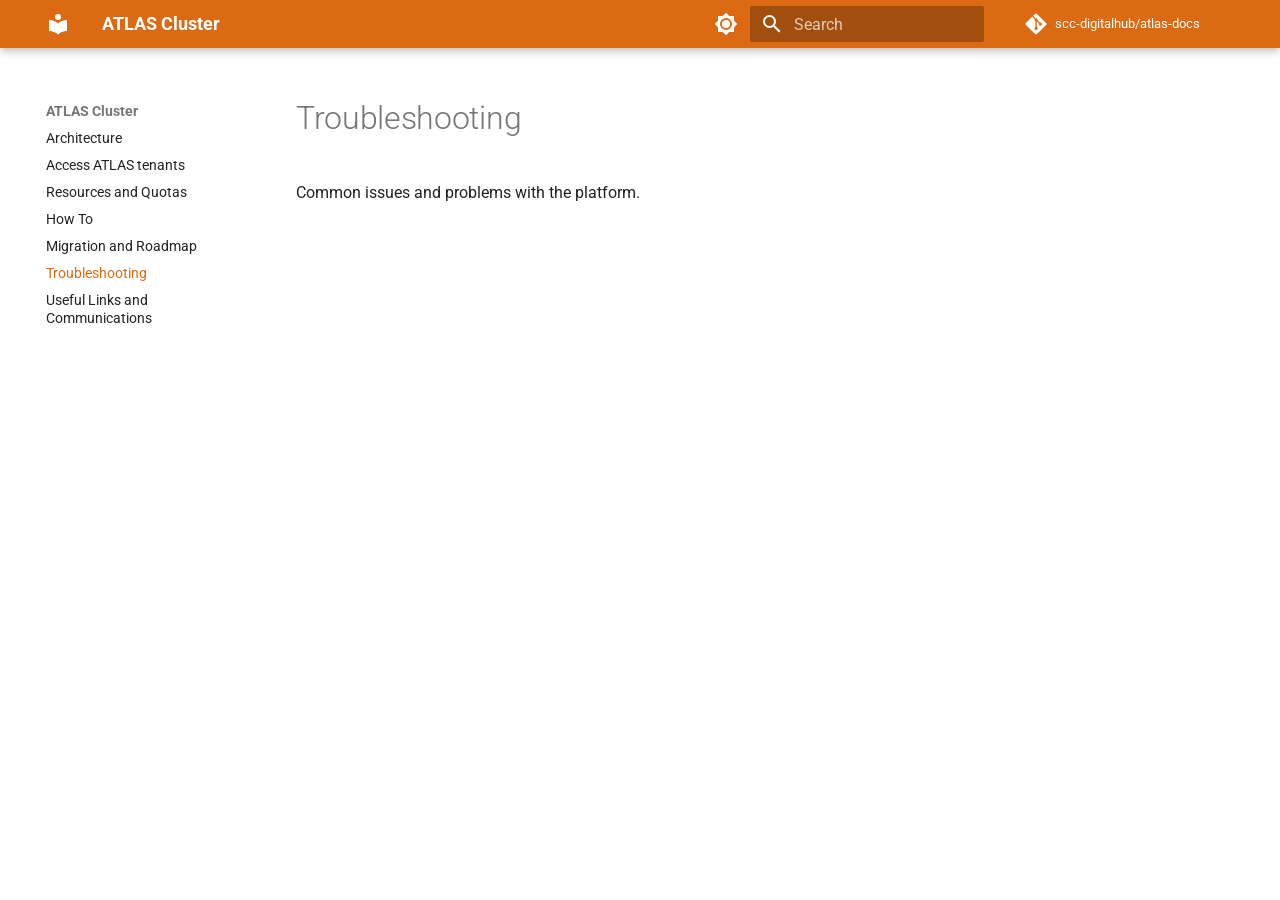
<file: troubleshooting/index.html>
<!doctype html>
<html lang="en" class="no-js">
  <head>
    
      <meta charset="utf-8">
      <meta name="viewport" content="width=device-width,initial-scale=1">
      
      
      
      
        <link rel="prev" href="../migration_roadmap/">
      
      
        <link rel="next" href="../links/">
      
      
      <link rel="icon" href="../assets/images/favicon.png">
      <meta name="generator" content="mkdocs-1.5.3, mkdocs-material-9.5.17">
    
    
      
        <title>Troubleshooting - ATLAS Cluster</title>
      
    
    
      <link rel="stylesheet" href="../assets/stylesheets/main.bcfcd587.min.css">
      
        
        <link rel="stylesheet" href="../assets/stylesheets/palette.06af60db.min.css">
      
      


    
    
      
    
    
      
        
        
        <link rel="preconnect" href="https://fonts.gstatic.com" crossorigin>
        <link rel="stylesheet" href="https://fonts.googleapis.com/css?family=Roboto:300,300i,400,400i,700,700i%7CRoboto+Mono:400,400i,700,700i&display=fallback">
        <style>:root{--md-text-font:"Roboto";--md-code-font:"Roboto Mono"}</style>
      
    
    
      <link rel="stylesheet" href="../stylesheets/portal_selection.css">
    
      <link rel="stylesheet" href="../stylesheets/colors.css">
    
    <script>__md_scope=new URL("..",location),__md_hash=e=>[...e].reduce((e,_)=>(e<<5)-e+_.charCodeAt(0),0),__md_get=(e,_=localStorage,t=__md_scope)=>JSON.parse(_.getItem(t.pathname+"."+e)),__md_set=(e,_,t=localStorage,a=__md_scope)=>{try{t.setItem(a.pathname+"."+e,JSON.stringify(_))}catch(e){}}</script>
    
      

    
    
    
  </head>
  
  
    
    
      
    
    
    
    
    <body dir="ltr" data-md-color-scheme="orange" data-md-color-primary="indigo" data-md-color-accent="indigo">
  
    
    <input class="md-toggle" data-md-toggle="drawer" type="checkbox" id="__drawer" autocomplete="off">
    <input class="md-toggle" data-md-toggle="search" type="checkbox" id="__search" autocomplete="off">
    <label class="md-overlay" for="__drawer"></label>
    <div data-md-component="skip">
      
        
        <a href="#troubleshooting" class="md-skip">
          Skip to content
        </a>
      
    </div>
    <div data-md-component="announce">
      
    </div>
    
    


  


<!-- Header -->
<header class="md-header md-header--shadow" data-md-component="header">
  <nav
    class="md-header__inner md-grid"
    aria-label="Header"
  >

    <!-- Link to home -->
    <a
      href=".."
      title="ATLAS Cluster"
      class="md-header__button md-logo"
      aria-label="ATLAS Cluster"
      data-md-component="logo"
    >
      
  
  <svg xmlns="http://www.w3.org/2000/svg" viewBox="0 0 24 24"><path d="M12 8a3 3 0 0 0 3-3 3 3 0 0 0-3-3 3 3 0 0 0-3 3 3 3 0 0 0 3 3m0 3.54C9.64 9.35 6.5 8 3 8v11c3.5 0 6.64 1.35 9 3.54 2.36-2.19 5.5-3.54 9-3.54V8c-3.5 0-6.64 1.35-9 3.54Z"/></svg>

    </a>

    <!-- Button to open drawer -->
    <label class="md-header__button md-icon" for="__drawer">
      
      <svg xmlns="http://www.w3.org/2000/svg" viewBox="0 0 24 24"><path d="M3 6h18v2H3V6m0 5h18v2H3v-2m0 5h18v2H3v-2Z"/></svg>
    </label>

    <!-- Header title -->
    <div class="md-header__title" data-md-component="header-title">
      <div class="md-header__ellipsis">
        <div class="md-header__topic">
          <span class="md-ellipsis">
            ATLAS Cluster
          </span>
        </div>
        <div class="md-header__topic" data-md-component="header-topic">
          <span class="md-ellipsis">
            
              Troubleshooting
            
          </span>
        </div>
      </div>
    </div>

    <!-- Color palette toggle -->
    
      
        <form class="md-header__option" data-md-component="palette">
  
    
    
    
    <input class="md-option" data-md-color-media="" data-md-color-scheme="orange" data-md-color-primary="indigo" data-md-color-accent="indigo"  aria-label="Switch to dark mode"  type="radio" name="__palette" id="__palette_0">
    
      <label class="md-header__button md-icon" title="Switch to dark mode" for="__palette_1" hidden>
        <svg xmlns="http://www.w3.org/2000/svg" viewBox="0 0 24 24"><path d="M12 8a4 4 0 0 0-4 4 4 4 0 0 0 4 4 4 4 0 0 0 4-4 4 4 0 0 0-4-4m0 10a6 6 0 0 1-6-6 6 6 0 0 1 6-6 6 6 0 0 1 6 6 6 6 0 0 1-6 6m8-9.31V4h-4.69L12 .69 8.69 4H4v4.69L.69 12 4 15.31V20h4.69L12 23.31 15.31 20H20v-4.69L23.31 12 20 8.69Z"/></svg>
      </label>
    
  
    
    
    
    <input class="md-option" data-md-color-media="" data-md-color-scheme="slate" data-md-color-primary="indigo" data-md-color-accent="indigo"  aria-label="Switch to light mode"  type="radio" name="__palette" id="__palette_1">
    
      <label class="md-header__button md-icon" title="Switch to light mode" for="__palette_0" hidden>
        <svg xmlns="http://www.w3.org/2000/svg" viewBox="0 0 24 24"><path d="M12 18c-.89 0-1.74-.2-2.5-.55C11.56 16.5 13 14.42 13 12c0-2.42-1.44-4.5-3.5-5.45C10.26 6.2 11.11 6 12 6a6 6 0 0 1 6 6 6 6 0 0 1-6 6m8-9.31V4h-4.69L12 .69 8.69 4H4v4.69L.69 12 4 15.31V20h4.69L12 23.31 15.31 20H20v-4.69L23.31 12 20 8.69Z"/></svg>
      </label>
    
  
</form>
      
    

    <!-- User preference: color palette -->
    
      <script>var media,input,key,value,palette=__md_get("__palette");if(palette&&palette.color){"(prefers-color-scheme)"===palette.color.media&&(media=matchMedia("(prefers-color-scheme: light)"),input=document.querySelector(media.matches?"[data-md-color-media='(prefers-color-scheme: light)']":"[data-md-color-media='(prefers-color-scheme: dark)']"),palette.color.media=input.getAttribute("data-md-color-media"),palette.color.scheme=input.getAttribute("data-md-color-scheme"),palette.color.primary=input.getAttribute("data-md-color-primary"),palette.color.accent=input.getAttribute("data-md-color-accent"));for([key,value]of Object.entries(palette.color))document.body.setAttribute("data-md-color-"+key,value)}</script>
    

    <!-- Site language selector -->
    

    <!-- Button to open search modal -->
    
      <label class="md-header__button md-icon" for="__search">
        
        <svg xmlns="http://www.w3.org/2000/svg" viewBox="0 0 24 24"><path d="M9.5 3A6.5 6.5 0 0 1 16 9.5c0 1.61-.59 3.09-1.56 4.23l.27.27h.79l5 5-1.5 1.5-5-5v-.79l-.27-.27A6.516 6.516 0 0 1 9.5 16 6.5 6.5 0 0 1 3 9.5 6.5 6.5 0 0 1 9.5 3m0 2C7 5 5 7 5 9.5S7 14 9.5 14 14 12 14 9.5 12 5 9.5 5Z"/></svg>
      </label>

      <!-- Search interface -->
      <div class="md-search" data-md-component="search" role="dialog">
  <label class="md-search__overlay" for="__search"></label>
  <div class="md-search__inner" role="search">
    <form class="md-search__form" name="search">
      <input type="text" class="md-search__input" name="query" aria-label="Search" placeholder="Search" autocapitalize="off" autocorrect="off" autocomplete="off" spellcheck="false" data-md-component="search-query" required>
      <label class="md-search__icon md-icon" for="__search">
        
        <svg xmlns="http://www.w3.org/2000/svg" viewBox="0 0 24 24"><path d="M9.5 3A6.5 6.5 0 0 1 16 9.5c0 1.61-.59 3.09-1.56 4.23l.27.27h.79l5 5-1.5 1.5-5-5v-.79l-.27-.27A6.516 6.516 0 0 1 9.5 16 6.5 6.5 0 0 1 3 9.5 6.5 6.5 0 0 1 9.5 3m0 2C7 5 5 7 5 9.5S7 14 9.5 14 14 12 14 9.5 12 5 9.5 5Z"/></svg>
        
        <svg xmlns="http://www.w3.org/2000/svg" viewBox="0 0 24 24"><path d="M20 11v2H8l5.5 5.5-1.42 1.42L4.16 12l7.92-7.92L13.5 5.5 8 11h12Z"/></svg>
      </label>
      <nav class="md-search__options" aria-label="Search">
        
        <button type="reset" class="md-search__icon md-icon" title="Clear" aria-label="Clear" tabindex="-1">
          
          <svg xmlns="http://www.w3.org/2000/svg" viewBox="0 0 24 24"><path d="M19 6.41 17.59 5 12 10.59 6.41 5 5 6.41 10.59 12 5 17.59 6.41 19 12 13.41 17.59 19 19 17.59 13.41 12 19 6.41Z"/></svg>
        </button>
      </nav>
      
    </form>
    <div class="md-search__output">
      <div class="md-search__scrollwrap" data-md-scrollfix>
        <div class="md-search-result" data-md-component="search-result">
          <div class="md-search-result__meta">
            Initializing search
          </div>
          <ol class="md-search-result__list" role="presentation"></ol>
        </div>
      </div>
    </div>
  </div>
</div>
    

    <!-- Repository information -->
    
      <div class="md-header__source">
        <a href="https://github.com/scc-digitalhub/atlas-docs" title="Go to repository" class="md-source" data-md-component="source">
  <div class="md-source__icon md-icon">
    
    <svg xmlns="http://www.w3.org/2000/svg" viewBox="0 0 448 512"><!--! Font Awesome Free 6.5.1 by @fontawesome - https://fontawesome.com License - https://fontawesome.com/license/free (Icons: CC BY 4.0, Fonts: SIL OFL 1.1, Code: MIT License) Copyright 2023 Fonticons, Inc.--><path d="M439.55 236.05 244 40.45a28.87 28.87 0 0 0-40.81 0l-40.66 40.63 51.52 51.52c27.06-9.14 52.68 16.77 43.39 43.68l49.66 49.66c34.23-11.8 61.18 31 35.47 56.69-26.49 26.49-70.21-2.87-56-37.34L240.22 199v121.85c25.3 12.54 22.26 41.85 9.08 55a34.34 34.34 0 0 1-48.55 0c-17.57-17.6-11.07-46.91 11.25-56v-123c-20.8-8.51-24.6-30.74-18.64-45L142.57 101 8.45 235.14a28.86 28.86 0 0 0 0 40.81l195.61 195.6a28.86 28.86 0 0 0 40.8 0l194.69-194.69a28.86 28.86 0 0 0 0-40.81z"/></svg>
  </div>
  <div class="md-source__repository">
    scc-digitalhub/atlas-docs
  </div>
</a>
      </div>
    
  </nav>

  <!-- Navigation tabs (sticky) -->
  
</header>

    <div class="md-container" data-md-component="container">
      
      
        
          
        
      
      <main class="md-main" data-md-component="main">
        <div class="md-main__inner md-grid">
          
            
              
              <div class="md-sidebar md-sidebar--primary" data-md-component="sidebar" data-md-type="navigation" >
                <div class="md-sidebar__scrollwrap">
                  <div class="md-sidebar__inner">
                    



<nav class="md-nav md-nav--primary" aria-label="Navigation" data-md-level="0">
  <label class="md-nav__title" for="__drawer">
    <a href=".." title="ATLAS Cluster" class="md-nav__button md-logo" aria-label="ATLAS Cluster" data-md-component="logo">
      
  
  <svg xmlns="http://www.w3.org/2000/svg" viewBox="0 0 24 24"><path d="M12 8a3 3 0 0 0 3-3 3 3 0 0 0-3-3 3 3 0 0 0-3 3 3 3 0 0 0 3 3m0 3.54C9.64 9.35 6.5 8 3 8v11c3.5 0 6.64 1.35 9 3.54 2.36-2.19 5.5-3.54 9-3.54V8c-3.5 0-6.64 1.35-9 3.54Z"/></svg>

    </a>
    ATLAS Cluster
  </label>
  
    <div class="md-nav__source">
      <a href="https://github.com/scc-digitalhub/atlas-docs" title="Go to repository" class="md-source" data-md-component="source">
  <div class="md-source__icon md-icon">
    
    <svg xmlns="http://www.w3.org/2000/svg" viewBox="0 0 448 512"><!--! Font Awesome Free 6.5.1 by @fontawesome - https://fontawesome.com License - https://fontawesome.com/license/free (Icons: CC BY 4.0, Fonts: SIL OFL 1.1, Code: MIT License) Copyright 2023 Fonticons, Inc.--><path d="M439.55 236.05 244 40.45a28.87 28.87 0 0 0-40.81 0l-40.66 40.63 51.52 51.52c27.06-9.14 52.68 16.77 43.39 43.68l49.66 49.66c34.23-11.8 61.18 31 35.47 56.69-26.49 26.49-70.21-2.87-56-37.34L240.22 199v121.85c25.3 12.54 22.26 41.85 9.08 55a34.34 34.34 0 0 1-48.55 0c-17.57-17.6-11.07-46.91 11.25-56v-123c-20.8-8.51-24.6-30.74-18.64-45L142.57 101 8.45 235.14a28.86 28.86 0 0 0 0 40.81l195.61 195.6a28.86 28.86 0 0 0 40.8 0l194.69-194.69a28.86 28.86 0 0 0 0-40.81z"/></svg>
  </div>
  <div class="md-source__repository">
    scc-digitalhub/atlas-docs
  </div>
</a>
    </div>
  
  <ul class="md-nav__list" data-md-scrollfix>
    
      
      
  
  
  
  
    <li class="md-nav__item">
      <a href=".." class="md-nav__link">
        
  
  <span class="md-ellipsis">
    Architecture
  </span>
  

      </a>
    </li>
  

    
      
      
  
  
  
  
    <li class="md-nav__item">
      <a href="../access/" class="md-nav__link">
        
  
  <span class="md-ellipsis">
    Access ATLAS tenants
  </span>
  

      </a>
    </li>
  

    
      
      
  
  
  
  
    <li class="md-nav__item">
      <a href="../resources/" class="md-nav__link">
        
  
  <span class="md-ellipsis">
    Resources and Quotas
  </span>
  

      </a>
    </li>
  

    
      
      
  
  
  
  
    <li class="md-nav__item">
      <a href="../how-to/" class="md-nav__link">
        
  
  <span class="md-ellipsis">
    How To
  </span>
  

      </a>
    </li>
  

    
      
      
  
  
  
  
    <li class="md-nav__item">
      <a href="../migration_roadmap/" class="md-nav__link">
        
  
  <span class="md-ellipsis">
    Migration and Roadmap
  </span>
  

      </a>
    </li>
  

    
      
      
  
  
    
  
  
  
    <li class="md-nav__item md-nav__item--active">
      
      <input class="md-nav__toggle md-toggle" type="checkbox" id="__toc">
      
      
        
      
      
      <a href="./" class="md-nav__link md-nav__link--active">
        
  
  <span class="md-ellipsis">
    Troubleshooting
  </span>
  

      </a>
      
    </li>
  

    
      
      
  
  
  
  
    <li class="md-nav__item">
      <a href="../links/" class="md-nav__link">
        
  
  <span class="md-ellipsis">
    Useful Links and Communications
  </span>
  

      </a>
    </li>
  

    
  </ul>
</nav>
                  </div>
                </div>
              </div>
            
            
              
              <div class="md-sidebar md-sidebar--secondary" data-md-component="sidebar" data-md-type="toc" >
                <div class="md-sidebar__scrollwrap">
                  <div class="md-sidebar__inner">
                    

<nav class="md-nav md-nav--secondary" aria-label="Table of contents">
  
  
  
    
  
  
</nav>
                  </div>
                </div>
              </div>
            
          
          
            <div class="md-content" data-md-component="content">
              <article class="md-content__inner md-typeset">
                
                  

  
  


<h1 id="troubleshooting">Troubleshooting</h1>
<p>Common issues and problems with the platform.</p>












                
              </article>
            </div>
          
          
<script>var target=document.getElementById(location.hash.slice(1));target&&target.name&&(target.checked=target.name.startsWith("__tabbed_"))</script>
        </div>
        
      </main>
      

    </div>
    <div class="md-dialog" data-md-component="dialog">
      <div class="md-dialog__inner md-typeset"></div>
    </div>
    
    
    <script id="__config" type="application/json">{"base": "..", "features": ["navigation.path", "content.code.copy"], "search": "../assets/javascripts/workers/search.b8dbb3d2.min.js", "translations": {"clipboard.copied": "Copied to clipboard", "clipboard.copy": "Copy to clipboard", "search.result.more.one": "1 more on this page", "search.result.more.other": "# more on this page", "search.result.none": "No matching documents", "search.result.one": "1 matching document", "search.result.other": "# matching documents", "search.result.placeholder": "Type to start searching", "search.result.term.missing": "Missing", "select.version": "Select version"}}</script>
    
    
      <script src="../assets/javascripts/bundle.1e8ae164.min.js"></script>
      
    
  </body>
</html>
</file>
<file: stylesheets/portal_selection.css>
.dropdown {
    margin-left: 10px;
}
  
.dd-button {
    background-color: #00000042;
    color: white;
    text-align: left;
    padding: 7px 0 7px 0;
    margin-top: 7px;
    border-radius: .1rem;
    cursor: pointer;
}

.dd-text {
    padding: 0 30px 0 7px;
}
  
.dd-arrow {
    position: relative;
    float: right;
    top: 6px;
    padding-right: 7px;
    font-size: 60%;
}
  
.dd-button a {
    display: none;
    padding: 7px;
    font-weight: 400;
}

.dropdown:hover .dd-button {
    background-color: #00000060;
    padding: 7px 0 0 0;
}

.dropdown:hover .dd-arrow {
    color: #00000000;
    transition: .2s;
}
  
.dropdown:hover a {
    display: block;
}
  
.dropdown a:hover {
    background-color: #ffffff1f
}

.external-link {
    padding: 6px 10px 7px 10px;
    margin-left: 10px;
    border: #f4d2b8 solid 1px;
    border-radius: .1rem;
    font-weight: normal;
}

.external-link:hover {
    background-color: #e27c2d;
}

.external-link:active {
    background-color: #e58740;
}
</file>
<file: stylesheets/colors.css>
[data-md-color-scheme="orange"] {
    --md-primary-fg-color:             #db6a13;
    --md-primary-fg-color--light:      #e27c2d;
    --md-primary-fg-color--dark:       #ba5d16;
    --md-accent-fg-color:              #ad530f;
    --md-accent-fg-color--transparent: #ffa5511a;
    --md-typeset-a-color:              #db6a13;
}

[data-md-color-scheme="slate"] {
    --md-primary-fg-color:             #db6a13;
    --md-primary-fg-color--light:      #e27c2d;
    --md-primary-fg-color--dark:       #ba5d16;
    --md-accent-fg-color:              #ad530f;
    --md-accent-fg-color--transparent: #ffa5511a;
    --md-typeset-a-color:              #db6a13;
    --md-hue: 25;
}

.md-nav__item .md-nav__link--active, .md-typeset a {
    color: #db6a13;
}
</file>
<file: assets/stylesheets/main.bcfcd587.min.css>
@charset "UTF-8";html{-webkit-text-size-adjust:none;-moz-text-size-adjust:none;text-size-adjust:none;box-sizing:border-box}*,:after,:before{box-sizing:inherit}@media (prefers-reduced-motion){*,:after,:before{transition:none!important}}body{margin:0}a,button,input,label{-webkit-tap-highlight-color:transparent}a{color:inherit;text-decoration:none}hr{border:0;box-sizing:initial;display:block;height:.05rem;overflow:visible;padding:0}small{font-size:80%}sub,sup{line-height:1em}img{border-style:none}table{border-collapse:initial;border-spacing:0}td,th{font-weight:400;vertical-align:top}button{background:#0000;border:0;font-family:inherit;font-size:inherit;margin:0;padding:0}input{border:0;outline:none}:root{--md-primary-fg-color:#4051b5;--md-primary-fg-color--light:#5d6cc0;--md-primary-fg-color--dark:#303fa1;--md-primary-bg-color:#fff;--md-primary-bg-color--light:#ffffffb3;--md-accent-fg-color:#526cfe;--md-accent-fg-color--transparent:#526cfe1a;--md-accent-bg-color:#fff;--md-accent-bg-color--light:#ffffffb3}[data-md-color-scheme=default]{color-scheme:light}[data-md-color-scheme=default] img[src$="#gh-dark-mode-only"],[data-md-color-scheme=default] img[src$="#only-dark"]{display:none}:root,[data-md-color-scheme=default]{--md-hue:225deg;--md-default-fg-color:#000000de;--md-default-fg-color--light:#0000008a;--md-default-fg-color--lighter:#00000052;--md-default-fg-color--lightest:#00000012;--md-default-bg-color:#fff;--md-default-bg-color--light:#ffffffb3;--md-default-bg-color--lighter:#ffffff4d;--md-default-bg-color--lightest:#ffffff1f;--md-code-fg-color:#36464e;--md-code-bg-color:#f5f5f5;--md-code-hl-color:#4287ff;--md-code-hl-color--light:#4287ff1a;--md-code-hl-number-color:#d52a2a;--md-code-hl-special-color:#db1457;--md-code-hl-function-color:#a846b9;--md-code-hl-constant-color:#6e59d9;--md-code-hl-keyword-color:#3f6ec6;--md-code-hl-string-color:#1c7d4d;--md-code-hl-name-color:var(--md-code-fg-color);--md-code-hl-operator-color:var(--md-default-fg-color--light);--md-code-hl-punctuation-color:var(--md-default-fg-color--light);--md-code-hl-comment-color:var(--md-default-fg-color--light);--md-code-hl-generic-color:var(--md-default-fg-color--light);--md-code-hl-variable-color:var(--md-default-fg-color--light);--md-typeset-color:var(--md-default-fg-color);--md-typeset-a-color:var(--md-primary-fg-color);--md-typeset-del-color:#f5503d26;--md-typeset-ins-color:#0bd57026;--md-typeset-kbd-color:#fafafa;--md-typeset-kbd-accent-color:#fff;--md-typeset-kbd-border-color:#b8b8b8;--md-typeset-mark-color:#ffff0080;--md-typeset-table-color:#0000001f;--md-typeset-table-color--light:rgba(0,0,0,.035);--md-admonition-fg-color:var(--md-default-fg-color);--md-admonition-bg-color:var(--md-default-bg-color);--md-warning-fg-color:#000000de;--md-warning-bg-color:#ff9;--md-footer-fg-color:#fff;--md-footer-fg-color--light:#ffffffb3;--md-footer-fg-color--lighter:#ffffff73;--md-footer-bg-color:#000000de;--md-footer-bg-color--dark:#00000052;--md-shadow-z1:0 0.2rem 0.5rem #0000000d,0 0 0.05rem #0000001a;--md-shadow-z2:0 0.2rem 0.5rem #0000001a,0 0 0.05rem #00000040;--md-shadow-z3:0 0.2rem 0.5rem #0003,0 0 0.05rem #00000059}.md-icon svg{fill:currentcolor;display:block;height:1.2rem;width:1.2rem}body{-webkit-font-smoothing:antialiased;-moz-osx-font-smoothing:grayscale;--md-text-font-family:var(--md-text-font,_),-apple-system,BlinkMacSystemFont,Helvetica,Arial,sans-serif;--md-code-font-family:var(--md-code-font,_),SFMono-Regular,Consolas,Menlo,monospace}aside,body,input{font-feature-settings:"kern","liga";color:var(--md-typeset-color);font-family:var(--md-text-font-family)}code,kbd,pre{font-feature-settings:"kern";font-family:var(--md-code-font-family)}:root{--md-typeset-table-sort-icon:url('data:image/svg+xml;charset=utf-8,<svg xmlns="http://www.w3.org/2000/svg" viewBox="0 0 24 24"><path d="m18 21-4-4h3V7h-3l4-4 4 4h-3v10h3M2 19v-2h10v2M2 13v-2h7v2M2 7V5h4v2H2Z"/></svg>');--md-typeset-table-sort-icon--asc:url('data:image/svg+xml;charset=utf-8,<svg xmlns="http://www.w3.org/2000/svg" viewBox="0 0 24 24"><path d="M19 17h3l-4 4-4-4h3V3h2M2 17h10v2H2M6 5v2H2V5m0 6h7v2H2v-2Z"/></svg>');--md-typeset-table-sort-icon--desc:url('data:image/svg+xml;charset=utf-8,<svg xmlns="http://www.w3.org/2000/svg" viewBox="0 0 24 24"><path d="M19 7h3l-4-4-4 4h3v14h2M2 17h10v2H2M6 5v2H2V5m0 6h7v2H2v-2Z"/></svg>')}.md-typeset{-webkit-print-color-adjust:exact;color-adjust:exact;font-size:.8rem;line-height:1.6}@media print{.md-typeset{font-size:.68rem}}.md-typeset blockquote,.md-typeset dl,.md-typeset figure,.md-typeset ol,.md-typeset pre,.md-typeset ul{margin-bottom:1em;margin-top:1em}.md-typeset h1{color:var(--md-default-fg-color--light);font-size:2em;line-height:1.3;margin:0 0 1.25em}.md-typeset h1,.md-typeset h2{font-weight:300;letter-spacing:-.01em}.md-typeset h2{font-size:1.5625em;line-height:1.4;margin:1.6em 0 .64em}.md-typeset h3{font-size:1.25em;font-weight:400;letter-spacing:-.01em;line-height:1.5;margin:1.6em 0 .8em}.md-typeset h2+h3{margin-top:.8em}.md-typeset h4{font-weight:700;letter-spacing:-.01em;margin:1em 0}.md-typeset h5,.md-typeset h6{color:var(--md-default-fg-color--light);font-size:.8em;font-weight:700;letter-spacing:-.01em;margin:1.25em 0}.md-typeset h5{text-transform:uppercase}.md-typeset hr{border-bottom:.05rem solid var(--md-default-fg-color--lightest);display:flow-root;margin:1.5em 0}.md-typeset a{color:var(--md-typeset-a-color);word-break:break-word}.md-typeset a,.md-typeset a:before{transition:color 125ms}.md-typeset a:focus,.md-typeset a:hover{color:var(--md-accent-fg-color)}.md-typeset a:focus code,.md-typeset a:hover code{background-color:var(--md-accent-fg-color--transparent)}.md-typeset a code{color:currentcolor;transition:background-color 125ms}.md-typeset a.focus-visible{outline-color:var(--md-accent-fg-color);outline-offset:.2rem}.md-typeset code,.md-typeset kbd,.md-typeset pre{color:var(--md-code-fg-color);direction:ltr;font-variant-ligatures:none}@media print{.md-typeset code,.md-typeset kbd,.md-typeset pre{white-space:pre-wrap}}.md-typeset code{background-color:var(--md-code-bg-color);border-radius:.1rem;-webkit-box-decoration-break:clone;box-decoration-break:clone;font-size:.85em;padding:0 .2941176471em;word-break:break-word}.md-typeset code:not(.focus-visible){-webkit-tap-highlight-color:transparent;outline:none}.md-typeset pre{display:flow-root;line-height:1.4;position:relative}.md-typeset pre>code{-webkit-box-decoration-break:slice;box-decoration-break:slice;box-shadow:none;display:block;margin:0;outline-color:var(--md-accent-fg-color);overflow:auto;padding:.7720588235em 1.1764705882em;scrollbar-color:var(--md-default-fg-color--lighter) #0000;scrollbar-width:thin;touch-action:auto;word-break:normal}.md-typeset pre>code:hover{scrollbar-color:var(--md-accent-fg-color) #0000}.md-typeset pre>code::-webkit-scrollbar{height:.2rem;width:.2rem}.md-typeset pre>code::-webkit-scrollbar-thumb{background-color:var(--md-default-fg-color--lighter)}.md-typeset pre>code::-webkit-scrollbar-thumb:hover{background-color:var(--md-accent-fg-color)}.md-typeset kbd{background-color:var(--md-typeset-kbd-color);border-radius:.1rem;box-shadow:0 .1rem 0 .05rem var(--md-typeset-kbd-border-color),0 .1rem 0 var(--md-typeset-kbd-border-color),0 -.1rem .2rem var(--md-typeset-kbd-accent-color) inset;color:var(--md-default-fg-color);display:inline-block;font-size:.75em;padding:0 .6666666667em;vertical-align:text-top;word-break:break-word}.md-typeset mark{background-color:var(--md-typeset-mark-color);-webkit-box-decoration-break:clone;box-decoration-break:clone;color:inherit;word-break:break-word}.md-typeset abbr{border-bottom:.05rem dotted var(--md-default-fg-color--light);cursor:help;text-decoration:none}.md-typeset small{opacity:.75}[dir=ltr] .md-typeset sub,[dir=ltr] .md-typeset sup{margin-left:.078125em}[dir=rtl] .md-typeset sub,[dir=rtl] .md-typeset sup{margin-right:.078125em}[dir=ltr] .md-typeset blockquote{padding-left:.6rem}[dir=rtl] .md-typeset blockquote{padding-right:.6rem}[dir=ltr] .md-typeset blockquote{border-left:.2rem solid var(--md-default-fg-color--lighter)}[dir=rtl] .md-typeset blockquote{border-right:.2rem solid var(--md-default-fg-color--lighter)}.md-typeset blockquote{color:var(--md-default-fg-color--light);margin-left:0;margin-right:0}.md-typeset ul{list-style-type:disc}[dir=ltr] .md-typeset ol,[dir=ltr] .md-typeset ul{margin-left:.625em}[dir=rtl] .md-typeset ol,[dir=rtl] .md-typeset ul{margin-right:.625em}.md-typeset ol,.md-typeset ul{padding:0}.md-typeset ol:not([hidden]),.md-typeset ul:not([hidden]){display:flow-root}.md-typeset ol ol,.md-typeset ul ol{list-style-type:lower-alpha}.md-typeset ol ol ol,.md-typeset ul ol ol{list-style-type:lower-roman}[dir=ltr] .md-typeset ol li,[dir=ltr] .md-typeset ul li{margin-left:1.25em}[dir=rtl] .md-typeset ol li,[dir=rtl] .md-typeset ul li{margin-right:1.25em}.md-typeset ol li,.md-typeset ul li{margin-bottom:.5em}.md-typeset ol li blockquote,.md-typeset ol li p,.md-typeset ul li blockquote,.md-typeset ul li p{margin:.5em 0}.md-typeset ol li:last-child,.md-typeset ul li:last-child{margin-bottom:0}[dir=ltr] .md-typeset ol li ol,[dir=ltr] .md-typeset ol li ul,[dir=ltr] .md-typeset ul li ol,[dir=ltr] .md-typeset ul li ul{margin-left:.625em}[dir=rtl] .md-typeset ol li ol,[dir=rtl] .md-typeset ol li ul,[dir=rtl] .md-typeset ul li ol,[dir=rtl] .md-typeset ul li ul{margin-right:.625em}.md-typeset ol li ol,.md-typeset ol li ul,.md-typeset ul li ol,.md-typeset ul li ul{margin-bottom:.5em;margin-top:.5em}[dir=ltr] .md-typeset dd{margin-left:1.875em}[dir=rtl] .md-typeset dd{margin-right:1.875em}.md-typeset dd{margin-bottom:1.5em;margin-top:1em}.md-typeset img,.md-typeset svg,.md-typeset video{height:auto;max-width:100%}.md-typeset img[align=left]{margin:1em 1em 1em 0}.md-typeset img[align=right]{margin:1em 0 1em 1em}.md-typeset img[align]:only-child{margin-top:0}.md-typeset figure{display:flow-root;margin:1em auto;max-width:100%;text-align:center;width:-moz-fit-content;width:fit-content}.md-typeset figure img{display:block;margin:0 auto}.md-typeset figcaption{font-style:italic;margin:1em auto;max-width:24rem}.md-typeset iframe{max-width:100%}.md-typeset table:not([class]){background-color:var(--md-default-bg-color);border:.05rem solid var(--md-typeset-table-color);border-radius:.1rem;display:inline-block;font-size:.64rem;max-width:100%;overflow:auto;touch-action:auto}@media print{.md-typeset table:not([class]){display:table}}.md-typeset table:not([class])+*{margin-top:1.5em}.md-typeset table:not([class]) td>:first-child,.md-typeset table:not([class]) th>:first-child{margin-top:0}.md-typeset table:not([class]) td>:last-child,.md-typeset table:not([class]) th>:last-child{margin-bottom:0}.md-typeset table:not([class]) td:not([align]),.md-typeset table:not([class]) th:not([align]){text-align:left}[dir=rtl] .md-typeset table:not([class]) td:not([align]),[dir=rtl] .md-typeset table:not([class]) th:not([align]){text-align:right}.md-typeset table:not([class]) th{font-weight:700;min-width:5rem;padding:.9375em 1.25em;vertical-align:top}.md-typeset table:not([class]) td{border-top:.05rem solid var(--md-typeset-table-color);padding:.9375em 1.25em;vertical-align:top}.md-typeset table:not([class]) tbody tr{transition:background-color 125ms}.md-typeset table:not([class]) tbody tr:hover{background-color:var(--md-typeset-table-color--light);box-shadow:0 .05rem 0 var(--md-default-bg-color) inset}.md-typeset table:not([class]) a{word-break:normal}.md-typeset table th[role=columnheader]{cursor:pointer}[dir=ltr] .md-typeset table th[role=columnheader]:after{margin-left:.5em}[dir=rtl] .md-typeset table th[role=columnheader]:after{margin-right:.5em}.md-typeset table th[role=columnheader]:after{content:"";display:inline-block;height:1.2em;-webkit-mask-image:var(--md-typeset-table-sort-icon);mask-image:var(--md-typeset-table-sort-icon);-webkit-mask-repeat:no-repeat;mask-repeat:no-repeat;-webkit-mask-size:contain;mask-size:contain;transition:background-color 125ms;vertical-align:text-bottom;width:1.2em}.md-typeset table th[role=columnheader]:hover:after{background-color:var(--md-default-fg-color--lighter)}.md-typeset table th[role=columnheader][aria-sort=ascending]:after{background-color:var(--md-default-fg-color--light);-webkit-mask-image:var(--md-typeset-table-sort-icon--asc);mask-image:var(--md-typeset-table-sort-icon--asc)}.md-typeset table th[role=columnheader][aria-sort=descending]:after{background-color:var(--md-default-fg-color--light);-webkit-mask-image:var(--md-typeset-table-sort-icon--desc);mask-image:var(--md-typeset-table-sort-icon--desc)}.md-typeset__scrollwrap{margin:1em -.8rem;overflow-x:auto;touch-action:auto}.md-typeset__table{display:inline-block;margin-bottom:.5em;padding:0 .8rem}@media print{.md-typeset__table{display:block}}html .md-typeset__table table{display:table;margin:0;overflow:hidden;width:100%}@media screen and (max-width:44.984375em){.md-content__inner>pre{margin:1em -.8rem}.md-content__inner>pre code{border-radius:0}}.md-typeset .md-author{border-radius:100%;display:block;flex-shrink:0;height:1.6rem;overflow:hidden;position:relative;transition:color 125ms,transform 125ms;width:1.6rem}.md-typeset .md-author img{display:block}.md-typeset .md-author--more{background:var(--md-default-fg-color--lightest);color:var(--md-default-fg-color--lighter);font-size:.6rem;font-weight:700;line-height:1.6rem;text-align:center}.md-typeset .md-author--long{height:2.4rem;width:2.4rem}.md-typeset a.md-author{transform:scale(1)}.md-typeset a.md-author img{filter:grayscale(100%) opacity(75%);transition:filter 125ms}.md-typeset a.md-author:focus,.md-typeset a.md-author:hover{transform:scale(1.1);z-index:1}.md-typeset a.md-author:focus img,.md-typeset a.md-author:hover img{filter:grayscale(0)}.md-banner{background-color:var(--md-footer-bg-color);color:var(--md-footer-fg-color);overflow:auto}@media print{.md-banner{display:none}}.md-banner--warning{background-color:var(--md-warning-bg-color);color:var(--md-warning-fg-color)}.md-banner__inner{font-size:.7rem;margin:.6rem auto;padding:0 .8rem}[dir=ltr] .md-banner__button{float:right}[dir=rtl] .md-banner__button{float:left}.md-banner__button{color:inherit;cursor:pointer;transition:opacity .25s}.no-js .md-banner__button{display:none}.md-banner__button:hover{opacity:.7}html{font-size:125%;height:100%;overflow-x:hidden}@media screen and (min-width:100em){html{font-size:137.5%}}@media screen and (min-width:125em){html{font-size:150%}}body{background-color:var(--md-default-bg-color);display:flex;flex-direction:column;font-size:.5rem;min-height:100%;position:relative;width:100%}@media print{body{display:block}}@media screen and (max-width:59.984375em){body[data-md-scrolllock]{position:fixed}}.md-grid{margin-left:auto;margin-right:auto;max-width:61rem}.md-container{display:flex;flex-direction:column;flex-grow:1}@media print{.md-container{display:block}}.md-main{flex-grow:1}.md-main__inner{display:flex;height:100%;margin-top:1.5rem}.md-ellipsis{overflow:hidden;text-overflow:ellipsis}.md-toggle{display:none}.md-option{height:0;opacity:0;position:absolute;width:0}.md-option:checked+label:not([hidden]){display:block}.md-option.focus-visible+label{outline-color:var(--md-accent-fg-color);outline-style:auto}.md-skip{background-color:var(--md-default-fg-color);border-radius:.1rem;color:var(--md-default-bg-color);font-size:.64rem;margin:.5rem;opacity:0;outline-color:var(--md-accent-fg-color);padding:.3rem .5rem;position:fixed;transform:translateY(.4rem);z-index:-1}.md-skip:focus{opacity:1;transform:translateY(0);transition:transform .25s cubic-bezier(.4,0,.2,1),opacity 175ms 75ms;z-index:10}@page{margin:25mm}:root{--md-clipboard-icon:url('data:image/svg+xml;charset=utf-8,<svg xmlns="http://www.w3.org/2000/svg" viewBox="0 0 24 24"><path d="M19 21H8V7h11m0-2H8a2 2 0 0 0-2 2v14a2 2 0 0 0 2 2h11a2 2 0 0 0 2-2V7a2 2 0 0 0-2-2m-3-4H4a2 2 0 0 0-2 2v14h2V3h12V1Z"/></svg>')}.md-clipboard{border-radius:.1rem;color:var(--md-default-fg-color--lightest);cursor:pointer;height:1.5em;outline-color:var(--md-accent-fg-color);outline-offset:.1rem;position:absolute;right:.5em;top:.5em;transition:color .25s;width:1.5em;z-index:1}@media print{.md-clipboard{display:none}}.md-clipboard:not(.focus-visible){-webkit-tap-highlight-color:transparent;outline:none}:hover>.md-clipboard{color:var(--md-default-fg-color--light)}.md-clipboard:focus,.md-clipboard:hover{color:var(--md-accent-fg-color)}.md-clipboard:after{background-color:currentcolor;content:"";display:block;height:1.125em;margin:0 auto;-webkit-mask-image:var(--md-clipboard-icon);mask-image:var(--md-clipboard-icon);-webkit-mask-position:center;mask-position:center;-webkit-mask-repeat:no-repeat;mask-repeat:no-repeat;-webkit-mask-size:contain;mask-size:contain;width:1.125em}.md-clipboard--inline{cursor:pointer}.md-clipboard--inline code{transition:color .25s,background-color .25s}.md-clipboard--inline:focus code,.md-clipboard--inline:hover code{background-color:var(--md-accent-fg-color--transparent);color:var(--md-accent-fg-color)}@keyframes consent{0%{opacity:0;transform:translateY(100%)}to{opacity:1;transform:translateY(0)}}@keyframes overlay{0%{opacity:0}to{opacity:1}}.md-consent__overlay{animation:overlay .25s both;-webkit-backdrop-filter:blur(.1rem);backdrop-filter:blur(.1rem);background-color:#0000008a;height:100%;opacity:1;position:fixed;top:0;width:100%;z-index:5}.md-consent__inner{animation:consent .5s cubic-bezier(.1,.7,.1,1) both;background-color:var(--md-default-bg-color);border:0;border-radius:.1rem;bottom:0;box-shadow:0 0 .2rem #0000001a,0 .2rem .4rem #0003;max-height:100%;overflow:auto;padding:0;position:fixed;width:100%;z-index:5}.md-consent__form{padding:.8rem}.md-consent__settings{display:none;margin:1em 0}input:checked+.md-consent__settings{display:block}.md-consent__controls{margin-bottom:.8rem}.md-typeset .md-consent__controls .md-button{display:inline}@media screen and (max-width:44.984375em){.md-typeset .md-consent__controls .md-button{display:block;margin-top:.4rem;text-align:center;width:100%}}.md-consent label{cursor:pointer}.md-content{flex-grow:1;min-width:0}.md-content__inner{margin:0 .8rem 1.2rem;padding-top:.6rem}@media screen and (min-width:76.25em){[dir=ltr] .md-sidebar--primary:not([hidden])~.md-content>.md-content__inner{margin-left:1.2rem}[dir=ltr] .md-sidebar--secondary:not([hidden])~.md-content>.md-content__inner,[dir=rtl] .md-sidebar--primary:not([hidden])~.md-content>.md-content__inner{margin-right:1.2rem}[dir=rtl] .md-sidebar--secondary:not([hidden])~.md-content>.md-content__inner{margin-left:1.2rem}}.md-content__inner:before{content:"";display:block;height:.4rem}.md-content__inner>:last-child{margin-bottom:0}[dir=ltr] .md-content__button{float:right}[dir=rtl] .md-content__button{float:left}[dir=ltr] .md-content__button{margin-left:.4rem}[dir=rtl] .md-content__button{margin-right:.4rem}.md-content__button{margin:.4rem 0;padding:0}@media print{.md-content__button{display:none}}.md-typeset .md-content__button{color:var(--md-default-fg-color--lighter)}.md-content__button svg{display:inline;vertical-align:top}[dir=rtl] .md-content__button svg{transform:scaleX(-1)}[dir=ltr] .md-dialog{right:.8rem}[dir=rtl] .md-dialog{left:.8rem}.md-dialog{background-color:var(--md-default-fg-color);border-radius:.1rem;bottom:.8rem;box-shadow:var(--md-shadow-z3);min-width:11.1rem;opacity:0;padding:.4rem .6rem;pointer-events:none;position:fixed;transform:translateY(100%);transition:transform 0ms .4s,opacity .4s;z-index:4}@media print{.md-dialog{display:none}}.md-dialog--active{opacity:1;pointer-events:auto;transform:translateY(0);transition:transform .4s cubic-bezier(.075,.85,.175,1),opacity .4s}.md-dialog__inner{color:var(--md-default-bg-color);font-size:.7rem}.md-feedback{margin:2em 0 1em;text-align:center}.md-feedback fieldset{border:none;margin:0;padding:0}.md-feedback__title{font-weight:700;margin:1em auto}.md-feedback__inner{position:relative}.md-feedback__list{display:flex;flex-wrap:wrap;place-content:baseline center;position:relative}.md-feedback__list:hover .md-icon:not(:disabled){color:var(--md-default-fg-color--lighter)}:disabled .md-feedback__list{min-height:1.8rem}.md-feedback__icon{color:var(--md-default-fg-color--light);cursor:pointer;flex-shrink:0;margin:0 .1rem;transition:color 125ms}.md-feedback__icon:not(:disabled).md-icon:hover{color:var(--md-accent-fg-color)}.md-feedback__icon:disabled{color:var(--md-default-fg-color--lightest);pointer-events:none}.md-feedback__note{opacity:0;position:relative;transform:translateY(.4rem);transition:transform .4s cubic-bezier(.1,.7,.1,1),opacity .15s}.md-feedback__note>*{margin:0 auto;max-width:16rem}:disabled .md-feedback__note{opacity:1;transform:translateY(0)}.md-footer{background-color:var(--md-footer-bg-color);color:var(--md-footer-fg-color)}@media print{.md-footer{display:none}}.md-footer__inner{justify-content:space-between;overflow:auto;padding:.2rem}.md-footer__inner:not([hidden]){display:flex}.md-footer__link{align-items:end;display:flex;flex-grow:0.01;margin-bottom:.4rem;margin-top:1rem;max-width:100%;outline-color:var(--md-accent-fg-color);overflow:hidden;transition:opacity .25s}.md-footer__link:focus,.md-footer__link:hover{opacity:.7}[dir=rtl] .md-footer__link svg{transform:scaleX(-1)}@media screen and (max-width:44.984375em){.md-footer__link--prev{flex-shrink:0}.md-footer__link--prev .md-footer__title{display:none}}[dir=ltr] .md-footer__link--next{margin-left:auto}[dir=rtl] .md-footer__link--next{margin-right:auto}.md-footer__link--next{text-align:right}[dir=rtl] .md-footer__link--next{text-align:left}.md-footer__title{flex-grow:1;font-size:.9rem;margin-bottom:.7rem;max-width:calc(100% - 2.4rem);padding:0 1rem;white-space:nowrap}.md-footer__button{margin:.2rem;padding:.4rem}.md-footer__direction{font-size:.64rem;opacity:.7}.md-footer-meta{background-color:var(--md-footer-bg-color--dark)}.md-footer-meta__inner{display:flex;flex-wrap:wrap;justify-content:space-between;padding:.2rem}html .md-footer-meta.md-typeset a{color:var(--md-footer-fg-color--light)}html .md-footer-meta.md-typeset a:focus,html .md-footer-meta.md-typeset a:hover{color:var(--md-footer-fg-color)}.md-copyright{color:var(--md-footer-fg-color--lighter);font-size:.64rem;margin:auto .6rem;padding:.4rem 0;width:100%}@media screen and (min-width:45em){.md-copyright{width:auto}}.md-copyright__highlight{color:var(--md-footer-fg-color--light)}.md-social{display:inline-flex;gap:.2rem;margin:0 .4rem;padding:.2rem 0 .6rem}@media screen and (min-width:45em){.md-social{padding:.6rem 0}}.md-social__link{display:inline-block;height:1.6rem;text-align:center;width:1.6rem}.md-social__link:before{line-height:1.9}.md-social__link svg{fill:currentcolor;max-height:.8rem;vertical-align:-25%}.md-typeset .md-button{border:.1rem solid;border-radius:.1rem;color:var(--md-primary-fg-color);cursor:pointer;display:inline-block;font-weight:700;padding:.625em 2em;transition:color 125ms,background-color 125ms,border-color 125ms}.md-typeset .md-button--primary{background-color:var(--md-primary-fg-color);border-color:var(--md-primary-fg-color);color:var(--md-primary-bg-color)}.md-typeset .md-button:focus,.md-typeset .md-button:hover{background-color:var(--md-accent-fg-color);border-color:var(--md-accent-fg-color);color:var(--md-accent-bg-color)}[dir=ltr] .md-typeset .md-input{border-top-left-radius:.1rem}[dir=ltr] .md-typeset .md-input,[dir=rtl] .md-typeset .md-input{border-top-right-radius:.1rem}[dir=rtl] .md-typeset .md-input{border-top-left-radius:.1rem}.md-typeset .md-input{border-bottom:.1rem solid var(--md-default-fg-color--lighter);box-shadow:var(--md-shadow-z1);font-size:.8rem;height:1.8rem;padding:0 .6rem;transition:border .25s,box-shadow .25s}.md-typeset .md-input:focus,.md-typeset .md-input:hover{border-bottom-color:var(--md-accent-fg-color);box-shadow:var(--md-shadow-z2)}.md-typeset .md-input--stretch{width:100%}.md-header{background-color:var(--md-primary-fg-color);box-shadow:0 0 .2rem #0000,0 .2rem .4rem #0000;color:var(--md-primary-bg-color);display:block;left:0;position:sticky;right:0;top:0;z-index:4}@media print{.md-header{display:none}}.md-header[hidden]{transform:translateY(-100%);transition:transform .25s cubic-bezier(.8,0,.6,1),box-shadow .25s}.md-header--shadow{box-shadow:0 0 .2rem #0000001a,0 .2rem .4rem #0003;transition:transform .25s cubic-bezier(.1,.7,.1,1),box-shadow .25s}.md-header__inner{align-items:center;display:flex;padding:0 .2rem}.md-header__button{color:currentcolor;cursor:pointer;margin:.2rem;outline-color:var(--md-accent-fg-color);padding:.4rem;position:relative;transition:opacity .25s;vertical-align:middle;z-index:1}.md-header__button:hover{opacity:.7}.md-header__button:not([hidden]){display:inline-block}.md-header__button:not(.focus-visible){-webkit-tap-highlight-color:transparent;outline:none}.md-header__button.md-logo{margin:.2rem;padding:.4rem}@media screen and (max-width:76.234375em){.md-header__button.md-logo{display:none}}.md-header__button.md-logo img,.md-header__button.md-logo svg{fill:currentcolor;display:block;height:1.2rem;width:auto}@media screen and (min-width:60em){.md-header__button[for=__search]{display:none}}.no-js .md-header__button[for=__search]{display:none}[dir=rtl] .md-header__button[for=__search] svg{transform:scaleX(-1)}@media screen and (min-width:76.25em){.md-header__button[for=__drawer]{display:none}}.md-header__topic{display:flex;max-width:100%;position:absolute;transition:transform .4s cubic-bezier(.1,.7,.1,1),opacity .15s;white-space:nowrap}.md-header__topic+.md-header__topic{opacity:0;pointer-events:none;transform:translateX(1.25rem);transition:transform .4s cubic-bezier(1,.7,.1,.1),opacity .15s;z-index:-1}[dir=rtl] .md-header__topic+.md-header__topic{transform:translateX(-1.25rem)}.md-header__topic:first-child{font-weight:700}[dir=ltr] .md-header__title{margin-left:1rem;margin-right:.4rem}[dir=rtl] .md-header__title{margin-left:.4rem;margin-right:1rem}.md-header__title{flex-grow:1;font-size:.9rem;height:2.4rem;line-height:2.4rem}.md-header__title--active .md-header__topic{opacity:0;pointer-events:none;transform:translateX(-1.25rem);transition:transform .4s cubic-bezier(1,.7,.1,.1),opacity .15s;z-index:-1}[dir=rtl] .md-header__title--active .md-header__topic{transform:translateX(1.25rem)}.md-header__title--active .md-header__topic+.md-header__topic{opacity:1;pointer-events:auto;transform:translateX(0);transition:transform .4s cubic-bezier(.1,.7,.1,1),opacity .15s;z-index:0}.md-header__title>.md-header__ellipsis{height:100%;position:relative;width:100%}.md-header__option{display:flex;flex-shrink:0;max-width:100%;transition:max-width 0ms .25s,opacity .25s .25s;white-space:nowrap}[data-md-toggle=search]:checked~.md-header .md-header__option{max-width:0;opacity:0;transition:max-width 0ms,opacity 0ms}.md-header__option>input{bottom:0}.md-header__source{display:none}@media screen and (min-width:60em){[dir=ltr] .md-header__source{margin-left:1rem}[dir=rtl] .md-header__source{margin-right:1rem}.md-header__source{display:block;max-width:11.7rem;width:11.7rem}}@media screen and (min-width:76.25em){[dir=ltr] .md-header__source{margin-left:1.4rem}[dir=rtl] .md-header__source{margin-right:1.4rem}}.md-meta{color:var(--md-default-fg-color--light);font-size:.7rem;line-height:1.3}.md-meta__list{display:inline-flex;flex-wrap:wrap;list-style:none;margin:0;padding:0}.md-meta__item:not(:last-child):after{content:"·";margin-left:.2rem;margin-right:.2rem}.md-meta__link{color:var(--md-typeset-a-color)}.md-meta__link:focus,.md-meta__link:hover{color:var(--md-accent-fg-color)}.md-draft{background-color:#ff1744;border-radius:.125em;color:#fff;display:inline-block;font-weight:700;padding-left:.5714285714em;padding-right:.5714285714em}:root{--md-nav-icon--prev:url('data:image/svg+xml;charset=utf-8,<svg xmlns="http://www.w3.org/2000/svg" viewBox="0 0 24 24"><path d="M20 11v2H8l5.5 5.5-1.42 1.42L4.16 12l7.92-7.92L13.5 5.5 8 11h12Z"/></svg>');--md-nav-icon--next:url('data:image/svg+xml;charset=utf-8,<svg xmlns="http://www.w3.org/2000/svg" viewBox="0 0 24 24"><path d="M8.59 16.58 13.17 12 8.59 7.41 10 6l6 6-6 6-1.41-1.42Z"/></svg>');--md-toc-icon:url('data:image/svg+xml;charset=utf-8,<svg xmlns="http://www.w3.org/2000/svg" viewBox="0 0 24 24"><path d="M3 9h14V7H3v2m0 4h14v-2H3v2m0 4h14v-2H3v2m16 0h2v-2h-2v2m0-10v2h2V7h-2m0 6h2v-2h-2v2Z"/></svg>')}.md-nav{font-size:.7rem;line-height:1.3}.md-nav__title{color:var(--md-default-fg-color--light);display:block;font-weight:700;overflow:hidden;padding:0 .6rem;text-overflow:ellipsis}.md-nav__title .md-nav__button{display:none}.md-nav__title .md-nav__button img{height:100%;width:auto}.md-nav__title .md-nav__button.md-logo img,.md-nav__title .md-nav__button.md-logo svg{fill:currentcolor;display:block;height:2.4rem;max-width:100%;object-fit:contain;width:auto}.md-nav__list{list-style:none;margin:0;padding:0}.md-nav__link{align-items:flex-start;display:flex;gap:.4rem;margin-top:.625em;scroll-snap-align:start;transition:color 125ms}.md-nav__link--passed{color:var(--md-default-fg-color--light)}.md-nav__item .md-nav__link--active,.md-nav__item .md-nav__link--active code{color:var(--md-typeset-a-color)}.md-nav__link .md-ellipsis{position:relative}[dir=ltr] .md-nav__link .md-icon:last-child{margin-left:auto}[dir=rtl] .md-nav__link .md-icon:last-child{margin-right:auto}.md-nav__link svg{fill:currentcolor;flex-shrink:0;height:1.3em}.md-nav__link[for]:focus,.md-nav__link[for]:hover,.md-nav__link[href]:focus,.md-nav__link[href]:hover{color:var(--md-accent-fg-color);cursor:pointer}.md-nav__link.focus-visible{outline-color:var(--md-accent-fg-color);outline-offset:.2rem}.md-nav--primary .md-nav__link[for=__toc]{display:none}.md-nav--primary .md-nav__link[for=__toc] .md-icon:after{background-color:currentcolor;display:block;height:100%;-webkit-mask-image:var(--md-toc-icon);mask-image:var(--md-toc-icon);width:100%}.md-nav--primary .md-nav__link[for=__toc]~.md-nav{display:none}.md-nav__container>.md-nav__link{margin-top:0}.md-nav__container>.md-nav__link:first-child{flex-grow:1;min-width:0}.md-nav__icon{flex-shrink:0}.md-nav__source{display:none}@media screen and (max-width:76.234375em){.md-nav--primary,.md-nav--primary .md-nav{background-color:var(--md-default-bg-color);display:flex;flex-direction:column;height:100%;left:0;position:absolute;right:0;top:0;z-index:1}.md-nav--primary .md-nav__item,.md-nav--primary .md-nav__title{font-size:.8rem;line-height:1.5}.md-nav--primary .md-nav__title{background-color:var(--md-default-fg-color--lightest);color:var(--md-default-fg-color--light);cursor:pointer;height:5.6rem;line-height:2.4rem;padding:3rem .8rem .2rem;position:relative;white-space:nowrap}[dir=ltr] .md-nav--primary .md-nav__title .md-nav__icon{left:.4rem}[dir=rtl] .md-nav--primary .md-nav__title .md-nav__icon{right:.4rem}.md-nav--primary .md-nav__title .md-nav__icon{display:block;height:1.2rem;margin:.2rem;position:absolute;top:.4rem;width:1.2rem}.md-nav--primary .md-nav__title .md-nav__icon:after{background-color:currentcolor;content:"";display:block;height:100%;-webkit-mask-image:var(--md-nav-icon--prev);mask-image:var(--md-nav-icon--prev);-webkit-mask-position:center;mask-position:center;-webkit-mask-repeat:no-repeat;mask-repeat:no-repeat;-webkit-mask-size:contain;mask-size:contain;width:100%}.md-nav--primary .md-nav__title~.md-nav__list{background-color:var(--md-default-bg-color);box-shadow:0 .05rem 0 var(--md-default-fg-color--lightest) inset;overflow-y:auto;scroll-snap-type:y mandatory;touch-action:pan-y}.md-nav--primary .md-nav__title~.md-nav__list>:first-child{border-top:0}.md-nav--primary .md-nav__title[for=__drawer]{background-color:var(--md-primary-fg-color);color:var(--md-primary-bg-color);font-weight:700}.md-nav--primary .md-nav__title .md-logo{display:block;left:.2rem;margin:.2rem;padding:.4rem;position:absolute;right:.2rem;top:.2rem}.md-nav--primary .md-nav__list{flex:1}.md-nav--primary .md-nav__item{border-top:.05rem solid var(--md-default-fg-color--lightest)}.md-nav--primary .md-nav__item--active>.md-nav__link{color:var(--md-typeset-a-color)}.md-nav--primary .md-nav__item--active>.md-nav__link:focus,.md-nav--primary .md-nav__item--active>.md-nav__link:hover{color:var(--md-accent-fg-color)}.md-nav--primary .md-nav__link{margin-top:0;padding:.6rem .8rem}.md-nav--primary .md-nav__link svg{margin-top:.1em}.md-nav--primary .md-nav__link>.md-nav__link{padding:0}[dir=ltr] .md-nav--primary .md-nav__link .md-nav__icon{margin-right:-.2rem}[dir=rtl] .md-nav--primary .md-nav__link .md-nav__icon{margin-left:-.2rem}.md-nav--primary .md-nav__link .md-nav__icon{font-size:1.2rem;height:1.2rem;width:1.2rem}.md-nav--primary .md-nav__link .md-nav__icon:after{background-color:currentcolor;content:"";display:block;height:100%;-webkit-mask-image:var(--md-nav-icon--next);mask-image:var(--md-nav-icon--next);-webkit-mask-position:center;mask-position:center;-webkit-mask-repeat:no-repeat;mask-repeat:no-repeat;-webkit-mask-size:contain;mask-size:contain;width:100%}[dir=rtl] .md-nav--primary .md-nav__icon:after{transform:scale(-1)}.md-nav--primary .md-nav--secondary .md-nav{background-color:initial;position:static}[dir=ltr] .md-nav--primary .md-nav--secondary .md-nav .md-nav__link{padding-left:1.4rem}[dir=rtl] .md-nav--primary .md-nav--secondary .md-nav .md-nav__link{padding-right:1.4rem}[dir=ltr] .md-nav--primary .md-nav--secondary .md-nav .md-nav .md-nav__link{padding-left:2rem}[dir=rtl] .md-nav--primary .md-nav--secondary .md-nav .md-nav .md-nav__link{padding-right:2rem}[dir=ltr] .md-nav--primary .md-nav--secondary .md-nav .md-nav .md-nav .md-nav__link{padding-left:2.6rem}[dir=rtl] .md-nav--primary .md-nav--secondary .md-nav .md-nav .md-nav .md-nav__link{padding-right:2.6rem}[dir=ltr] .md-nav--primary .md-nav--secondary .md-nav .md-nav .md-nav .md-nav .md-nav__link{padding-left:3.2rem}[dir=rtl] .md-nav--primary .md-nav--secondary .md-nav .md-nav .md-nav .md-nav .md-nav__link{padding-right:3.2rem}.md-nav--secondary{background-color:initial}.md-nav__toggle~.md-nav{display:flex;opacity:0;transform:translateX(100%);transition:transform .25s cubic-bezier(.8,0,.6,1),opacity 125ms 50ms}[dir=rtl] .md-nav__toggle~.md-nav{transform:translateX(-100%)}.md-nav__toggle:checked~.md-nav{opacity:1;transform:translateX(0);transition:transform .25s cubic-bezier(.4,0,.2,1),opacity 125ms 125ms}.md-nav__toggle:checked~.md-nav>.md-nav__list{-webkit-backface-visibility:hidden;backface-visibility:hidden}}@media screen and (max-width:59.984375em){.md-nav--primary .md-nav__link[for=__toc]{display:flex}.md-nav--primary .md-nav__link[for=__toc] .md-icon:after{content:""}.md-nav--primary .md-nav__link[for=__toc]+.md-nav__link{display:none}.md-nav--primary .md-nav__link[for=__toc]~.md-nav{display:flex}.md-nav__source{background-color:var(--md-primary-fg-color--dark);color:var(--md-primary-bg-color);display:block;padding:0 .2rem}}@media screen and (min-width:60em) and (max-width:76.234375em){.md-nav--integrated .md-nav__link[for=__toc]{display:flex}.md-nav--integrated .md-nav__link[for=__toc] .md-icon:after{content:""}.md-nav--integrated .md-nav__link[for=__toc]+.md-nav__link{display:none}.md-nav--integrated .md-nav__link[for=__toc]~.md-nav{display:flex}}@media screen and (min-width:60em){.md-nav{margin-bottom:-.4rem}.md-nav--secondary .md-nav__title{background:var(--md-default-bg-color);box-shadow:0 0 .4rem .4rem var(--md-default-bg-color);position:sticky;top:0;z-index:1}.md-nav--secondary .md-nav__title[for=__toc]{scroll-snap-align:start}.md-nav--secondary .md-nav__title .md-nav__icon{display:none}[dir=ltr] .md-nav--secondary .md-nav__list{padding-left:.6rem}[dir=rtl] .md-nav--secondary .md-nav__list{padding-right:.6rem}.md-nav--secondary .md-nav__list{padding-bottom:.4rem}[dir=ltr] .md-nav--secondary .md-nav__item>.md-nav__link{margin-right:.4rem}[dir=rtl] .md-nav--secondary .md-nav__item>.md-nav__link{margin-left:.4rem}}@media screen and (min-width:76.25em){.md-nav{margin-bottom:-.4rem;transition:max-height .25s cubic-bezier(.86,0,.07,1)}.md-nav--primary .md-nav__title{background:var(--md-default-bg-color);box-shadow:0 0 .4rem .4rem var(--md-default-bg-color);position:sticky;top:0;z-index:1}.md-nav--primary .md-nav__title[for=__drawer]{scroll-snap-align:start}.md-nav--primary .md-nav__title .md-nav__icon{display:none}[dir=ltr] .md-nav--primary .md-nav__list{padding-left:.6rem}[dir=rtl] .md-nav--primary .md-nav__list{padding-right:.6rem}.md-nav--primary .md-nav__list{padding-bottom:.4rem}[dir=ltr] .md-nav--primary .md-nav__item>.md-nav__link{margin-right:.4rem}[dir=rtl] .md-nav--primary .md-nav__item>.md-nav__link{margin-left:.4rem}.md-nav__toggle~.md-nav{display:grid;grid-template-rows:0fr;opacity:0;transition:grid-template-rows .25s cubic-bezier(.86,0,.07,1),opacity .25s,visibility 0ms .25s;visibility:collapse}.md-nav__toggle~.md-nav>.md-nav__list{overflow:hidden}.md-nav__toggle.md-toggle--indeterminate~.md-nav,.md-nav__toggle:checked~.md-nav{grid-template-rows:1fr;opacity:1;transition:grid-template-rows .25s cubic-bezier(.86,0,.07,1),opacity .15s .1s,visibility 0ms;visibility:visible}.md-nav__toggle.md-toggle--indeterminate~.md-nav{transition:none}.md-nav__item--nested>.md-nav>.md-nav__title{display:none}.md-nav__item--section{display:block;margin:1.25em 0}.md-nav__item--section:last-child{margin-bottom:0}.md-nav__item--section>.md-nav__link{font-weight:700}.md-nav__item--section>.md-nav__link[for]{color:var(--md-default-fg-color--light)}.md-nav__item--section>.md-nav__link:not(.md-nav__container){pointer-events:none}.md-nav__item--section>.md-nav__link .md-icon,.md-nav__item--section>.md-nav__link>[for]{display:none}[dir=ltr] .md-nav__item--section>.md-nav{margin-left:-.6rem}[dir=rtl] .md-nav__item--section>.md-nav{margin-right:-.6rem}.md-nav__item--section>.md-nav{display:block;opacity:1;visibility:visible}.md-nav__item--section>.md-nav>.md-nav__list>.md-nav__item{padding:0}.md-nav__icon{border-radius:100%;height:.9rem;transition:background-color .25s;width:.9rem}.md-nav__icon:hover{background-color:var(--md-accent-fg-color--transparent)}.md-nav__icon:after{background-color:currentcolor;border-radius:100%;content:"";display:inline-block;height:100%;-webkit-mask-image:var(--md-nav-icon--next);mask-image:var(--md-nav-icon--next);-webkit-mask-position:center;mask-position:center;-webkit-mask-repeat:no-repeat;mask-repeat:no-repeat;-webkit-mask-size:contain;mask-size:contain;transition:transform .25s;vertical-align:-.1rem;width:100%}[dir=rtl] .md-nav__icon:after{transform:rotate(180deg)}.md-nav__item--nested .md-nav__toggle:checked~.md-nav__link .md-nav__icon:after,.md-nav__item--nested .md-toggle--indeterminate~.md-nav__link .md-nav__icon:after{transform:rotate(90deg)}.md-nav--lifted>.md-nav__list>.md-nav__item,.md-nav--lifted>.md-nav__title{display:none}.md-nav--lifted>.md-nav__list>.md-nav__item--active{display:block}.md-nav--lifted>.md-nav__list>.md-nav__item--active>.md-nav__link{background:var(--md-default-bg-color);box-shadow:0 0 .4rem .4rem var(--md-default-bg-color);margin-top:0;position:sticky;top:0;z-index:1}.md-nav--lifted>.md-nav__list>.md-nav__item--active>.md-nav__link:not(.md-nav__container){pointer-events:none}.md-nav--lifted>.md-nav__list>.md-nav__item--active.md-nav__item--section{margin:0}[dir=ltr] .md-nav--lifted>.md-nav__list>.md-nav__item>.md-nav:not(.md-nav--secondary){margin-left:-.6rem}[dir=rtl] .md-nav--lifted>.md-nav__list>.md-nav__item>.md-nav:not(.md-nav--secondary){margin-right:-.6rem}.md-nav--lifted>.md-nav__list>.md-nav__item>[for]{color:var(--md-default-fg-color--light)}.md-nav--lifted .md-nav[data-md-level="1"]{grid-template-rows:1fr;opacity:1;visibility:visible}[dir=ltr] .md-nav--integrated>.md-nav__list>.md-nav__item--active .md-nav--secondary{border-left:.05rem solid var(--md-primary-fg-color)}[dir=rtl] .md-nav--integrated>.md-nav__list>.md-nav__item--active .md-nav--secondary{border-right:.05rem solid var(--md-primary-fg-color)}.md-nav--integrated>.md-nav__list>.md-nav__item--active .md-nav--secondary{display:block;margin-bottom:1.25em;opacity:1;visibility:visible}.md-nav--integrated>.md-nav__list>.md-nav__item--active .md-nav--secondary>.md-nav__list{overflow:visible;padding-bottom:0}.md-nav--integrated>.md-nav__list>.md-nav__item--active .md-nav--secondary>.md-nav__title{display:none}}.md-pagination{font-size:.8rem;font-weight:700;gap:.4rem}.md-pagination,.md-pagination>*{align-items:center;display:flex;justify-content:center}.md-pagination>*{border-radius:.2rem;height:1.8rem;min-width:1.8rem;text-align:center}.md-pagination__current{background-color:var(--md-default-fg-color--lightest);color:var(--md-default-fg-color--light)}.md-pagination__link{transition:color 125ms,background-color 125ms}.md-pagination__link:focus,.md-pagination__link:hover{background-color:var(--md-accent-fg-color--transparent);color:var(--md-accent-fg-color)}.md-pagination__link:focus svg,.md-pagination__link:hover svg{color:var(--md-accent-fg-color)}.md-pagination__link.focus-visible{outline-color:var(--md-accent-fg-color);outline-offset:.2rem}.md-pagination__link svg{fill:currentcolor;color:var(--md-default-fg-color--lighter);display:block;max-height:100%;width:1.2rem}.md-post__back{border-bottom:.05rem solid var(--md-default-fg-color--lightest);margin-bottom:1.2rem;padding-bottom:1.2rem}@media screen and (max-width:76.234375em){.md-post__back{display:none}}[dir=rtl] .md-post__back svg{transform:scaleX(-1)}.md-post__authors{display:flex;flex-direction:column;gap:.6rem;margin:0 .6rem 1.2rem}.md-post .md-post__meta a{transition:color 125ms}.md-post .md-post__meta a:focus,.md-post .md-post__meta a:hover{color:var(--md-accent-fg-color)}.md-post__title{color:var(--md-default-fg-color--light);font-weight:700}.md-post--excerpt{margin-bottom:3.2rem}.md-post--excerpt .md-post__header{align-items:center;display:flex;gap:.6rem;min-height:1.6rem}.md-post--excerpt .md-post__authors{align-items:center;display:inline-flex;flex-direction:row;gap:.2rem;margin:0;min-height:2.4rem}[dir=ltr] .md-post--excerpt .md-post__meta .md-meta__list{margin-right:.4rem}[dir=rtl] .md-post--excerpt .md-post__meta .md-meta__list{margin-left:.4rem}.md-post--excerpt .md-post__content>:first-child{--md-scroll-margin:6rem;margin-top:0}.md-post>.md-nav--secondary{margin:1em 0}.md-profile{align-items:center;display:flex;font-size:.7rem;gap:.6rem;line-height:1.4;width:100%}.md-profile__description{flex-grow:1}.md-content--post{display:flex}@media screen and (max-width:76.234375em){.md-content--post{flex-flow:column-reverse}}.md-content--post>.md-content__inner{min-width:0}@media screen and (min-width:76.25em){[dir=ltr] .md-content--post>.md-content__inner{margin-left:1.2rem}[dir=rtl] .md-content--post>.md-content__inner{margin-right:1.2rem}}@media screen and (max-width:76.234375em){.md-sidebar.md-sidebar--post{padding:0;position:static;width:100%}.md-sidebar.md-sidebar--post .md-sidebar__scrollwrap{overflow:visible}.md-sidebar.md-sidebar--post .md-sidebar__inner{padding:0}.md-sidebar.md-sidebar--post .md-post__meta{margin-left:.6rem;margin-right:.6rem}.md-sidebar.md-sidebar--post .md-nav__item{border:none;display:inline}.md-sidebar.md-sidebar--post .md-nav__list{display:inline-flex;flex-wrap:wrap;gap:.6rem;padding-bottom:.6rem;padding-top:.6rem}.md-sidebar.md-sidebar--post .md-nav__link{padding:0}.md-sidebar.md-sidebar--post .md-nav{height:auto;margin-bottom:0;position:static}}:root{--md-progress-value:0;--md-progress-delay:400ms}.md-progress{background:var(--md-primary-bg-color);height:.075rem;opacity:min(clamp(0,var(--md-progress-value),1),clamp(0,100 - var(--md-progress-value),1));position:fixed;top:0;transform:scaleX(calc(var(--md-progress-value)*1%));transform-origin:left;transition:transform .5s cubic-bezier(.19,1,.22,1),opacity .25s var(--md-progress-delay);width:100%;z-index:4}:root{--md-search-result-icon:url('data:image/svg+xml;charset=utf-8,<svg xmlns="http://www.w3.org/2000/svg" viewBox="0 0 24 24"><path d="M14 2H6a2 2 0 0 0-2 2v16a2 2 0 0 0 2 2h7c-.41-.25-.8-.56-1.14-.9-.33-.33-.61-.7-.86-1.1H6V4h7v5h5v1.18c.71.16 1.39.43 2 .82V8l-6-6m6.31 16.9c1.33-2.11.69-4.9-1.4-6.22-2.11-1.33-4.91-.68-6.22 1.4-1.34 2.11-.69 4.89 1.4 6.22 1.46.93 3.32.93 4.79.02L22 23.39 23.39 22l-3.08-3.1m-3.81.1a2.5 2.5 0 0 1-2.5-2.5 2.5 2.5 0 0 1 2.5-2.5 2.5 2.5 0 0 1 2.5 2.5 2.5 2.5 0 0 1-2.5 2.5Z"/></svg>')}.md-search{position:relative}@media screen and (min-width:60em){.md-search{padding:.2rem 0}}.no-js .md-search{display:none}.md-search__overlay{opacity:0;z-index:1}@media screen and (max-width:59.984375em){[dir=ltr] .md-search__overlay{left:-2.2rem}[dir=rtl] .md-search__overlay{right:-2.2rem}.md-search__overlay{background-color:var(--md-default-bg-color);border-radius:1rem;height:2rem;overflow:hidden;pointer-events:none;position:absolute;top:-1rem;transform-origin:center;transition:transform .3s .1s,opacity .2s .2s;width:2rem}[data-md-toggle=search]:checked~.md-header .md-search__overlay{opacity:1;transition:transform .4s,opacity .1s}}@media screen and (min-width:60em){[dir=ltr] .md-search__overlay{left:0}[dir=rtl] .md-search__overlay{right:0}.md-search__overlay{background-color:#0000008a;cursor:pointer;height:0;position:fixed;top:0;transition:width 0ms .25s,height 0ms .25s,opacity .25s;width:0}[data-md-toggle=search]:checked~.md-header .md-search__overlay{height:200vh;opacity:1;transition:width 0ms,height 0ms,opacity .25s;width:100%}}@media screen and (max-width:29.984375em){[data-md-toggle=search]:checked~.md-header .md-search__overlay{transform:scale(45)}}@media screen and (min-width:30em) and (max-width:44.984375em){[data-md-toggle=search]:checked~.md-header .md-search__overlay{transform:scale(60)}}@media screen and (min-width:45em) and (max-width:59.984375em){[data-md-toggle=search]:checked~.md-header .md-search__overlay{transform:scale(75)}}.md-search__inner{-webkit-backface-visibility:hidden;backface-visibility:hidden}@media screen and (max-width:59.984375em){[dir=ltr] .md-search__inner{left:0}[dir=rtl] .md-search__inner{right:0}.md-search__inner{height:0;opacity:0;overflow:hidden;position:fixed;top:0;transform:translateX(5%);transition:width 0ms .3s,height 0ms .3s,transform .15s cubic-bezier(.4,0,.2,1) .15s,opacity .15s .15s;width:0;z-index:2}[dir=rtl] .md-search__inner{transform:translateX(-5%)}[data-md-toggle=search]:checked~.md-header .md-search__inner{height:100%;opacity:1;transform:translateX(0);transition:width 0ms 0ms,height 0ms 0ms,transform .15s cubic-bezier(.1,.7,.1,1) .15s,opacity .15s .15s;width:100%}}@media screen and (min-width:60em){[dir=ltr] .md-search__inner{float:right}[dir=rtl] .md-search__inner{float:left}.md-search__inner{padding:.1rem 0;position:relative;transition:width .25s cubic-bezier(.1,.7,.1,1);width:11.7rem}}@media screen and (min-width:60em) and (max-width:76.234375em){[data-md-toggle=search]:checked~.md-header .md-search__inner{width:23.4rem}}@media screen and (min-width:76.25em){[data-md-toggle=search]:checked~.md-header .md-search__inner{width:34.4rem}}.md-search__form{background-color:var(--md-default-bg-color);box-shadow:0 0 .6rem #0000;height:2.4rem;position:relative;transition:color .25s,background-color .25s;z-index:2}@media screen and (min-width:60em){.md-search__form{background-color:#00000042;border-radius:.1rem;height:1.8rem}.md-search__form:hover{background-color:#ffffff1f}}[data-md-toggle=search]:checked~.md-header .md-search__form{background-color:var(--md-default-bg-color);border-radius:.1rem .1rem 0 0;box-shadow:0 0 .6rem #00000012;color:var(--md-default-fg-color)}[dir=ltr] .md-search__input{padding-left:3.6rem;padding-right:2.2rem}[dir=rtl] .md-search__input{padding-left:2.2rem;padding-right:3.6rem}.md-search__input{background:#0000;font-size:.9rem;height:100%;position:relative;text-overflow:ellipsis;width:100%;z-index:2}.md-search__input::placeholder{transition:color .25s}.md-search__input::placeholder,.md-search__input~.md-search__icon{color:var(--md-default-fg-color--light)}.md-search__input::-ms-clear{display:none}@media screen and (max-width:59.984375em){.md-search__input{font-size:.9rem;height:2.4rem;width:100%}}@media screen and (min-width:60em){[dir=ltr] .md-search__input{padding-left:2.2rem}[dir=rtl] .md-search__input{padding-right:2.2rem}.md-search__input{color:inherit;font-size:.8rem}.md-search__input::placeholder{color:var(--md-primary-bg-color--light)}.md-search__input+.md-search__icon{color:var(--md-primary-bg-color)}[data-md-toggle=search]:checked~.md-header .md-search__input{text-overflow:clip}[data-md-toggle=search]:checked~.md-header .md-search__input+.md-search__icon{color:var(--md-default-fg-color--light)}[data-md-toggle=search]:checked~.md-header .md-search__input::placeholder{color:#0000}}.md-search__icon{cursor:pointer;display:inline-block;height:1.2rem;transition:color .25s,opacity .25s;width:1.2rem}.md-search__icon:hover{opacity:.7}[dir=ltr] .md-search__icon[for=__search]{left:.5rem}[dir=rtl] .md-search__icon[for=__search]{right:.5rem}.md-search__icon[for=__search]{position:absolute;top:.3rem;z-index:2}[dir=rtl] .md-search__icon[for=__search] svg{transform:scaleX(-1)}@media screen and (max-width:59.984375em){[dir=ltr] .md-search__icon[for=__search]{left:.8rem}[dir=rtl] .md-search__icon[for=__search]{right:.8rem}.md-search__icon[for=__search]{top:.6rem}.md-search__icon[for=__search] svg:first-child{display:none}}@media screen and (min-width:60em){.md-search__icon[for=__search]{pointer-events:none}.md-search__icon[for=__search] svg:last-child{display:none}}[dir=ltr] .md-search__options{right:.5rem}[dir=rtl] .md-search__options{left:.5rem}.md-search__options{pointer-events:none;position:absolute;top:.3rem;z-index:2}@media screen and (max-width:59.984375em){[dir=ltr] .md-search__options{right:.8rem}[dir=rtl] .md-search__options{left:.8rem}.md-search__options{top:.6rem}}[dir=ltr] .md-search__options>.md-icon{margin-left:.2rem}[dir=rtl] .md-search__options>.md-icon{margin-right:.2rem}.md-search__options>.md-icon{color:var(--md-default-fg-color--light);opacity:0;transform:scale(.75);transition:transform .15s cubic-bezier(.1,.7,.1,1),opacity .15s}.md-search__options>.md-icon:not(.focus-visible){-webkit-tap-highlight-color:transparent;outline:none}[data-md-toggle=search]:checked~.md-header .md-search__input:valid~.md-search__options>.md-icon{opacity:1;pointer-events:auto;transform:scale(1)}[data-md-toggle=search]:checked~.md-header .md-search__input:valid~.md-search__options>.md-icon:hover{opacity:.7}[dir=ltr] .md-search__suggest{padding-left:3.6rem;padding-right:2.2rem}[dir=rtl] .md-search__suggest{padding-left:2.2rem;padding-right:3.6rem}.md-search__suggest{align-items:center;color:var(--md-default-fg-color--lighter);display:flex;font-size:.9rem;height:100%;opacity:0;position:absolute;top:0;transition:opacity 50ms;white-space:nowrap;width:100%}@media screen and (min-width:60em){[dir=ltr] .md-search__suggest{padding-left:2.2rem}[dir=rtl] .md-search__suggest{padding-right:2.2rem}.md-search__suggest{font-size:.8rem}}[data-md-toggle=search]:checked~.md-header .md-search__suggest{opacity:1;transition:opacity .3s .1s}[dir=ltr] .md-search__output{border-bottom-left-radius:.1rem}[dir=ltr] .md-search__output,[dir=rtl] .md-search__output{border-bottom-right-radius:.1rem}[dir=rtl] .md-search__output{border-bottom-left-radius:.1rem}.md-search__output{overflow:hidden;position:absolute;width:100%;z-index:1}@media screen and (max-width:59.984375em){.md-search__output{bottom:0;top:2.4rem}}@media screen and (min-width:60em){.md-search__output{opacity:0;top:1.9rem;transition:opacity .4s}[data-md-toggle=search]:checked~.md-header .md-search__output{box-shadow:var(--md-shadow-z3);opacity:1}}.md-search__scrollwrap{-webkit-backface-visibility:hidden;backface-visibility:hidden;background-color:var(--md-default-bg-color);height:100%;overflow-y:auto;touch-action:pan-y}@media (-webkit-max-device-pixel-ratio:1),(max-resolution:1dppx){.md-search__scrollwrap{transform:translateZ(0)}}@media screen and (min-width:60em) and (max-width:76.234375em){.md-search__scrollwrap{width:23.4rem}}@media screen and (min-width:76.25em){.md-search__scrollwrap{width:34.4rem}}@media screen and (min-width:60em){.md-search__scrollwrap{max-height:0;scrollbar-color:var(--md-default-fg-color--lighter) #0000;scrollbar-width:thin}[data-md-toggle=search]:checked~.md-header .md-search__scrollwrap{max-height:75vh}.md-search__scrollwrap:hover{scrollbar-color:var(--md-accent-fg-color) #0000}.md-search__scrollwrap::-webkit-scrollbar{height:.2rem;width:.2rem}.md-search__scrollwrap::-webkit-scrollbar-thumb{background-color:var(--md-default-fg-color--lighter)}.md-search__scrollwrap::-webkit-scrollbar-thumb:hover{background-color:var(--md-accent-fg-color)}}.md-search-result{color:var(--md-default-fg-color);word-break:break-word}.md-search-result__meta{background-color:var(--md-default-fg-color--lightest);color:var(--md-default-fg-color--light);font-size:.64rem;line-height:1.8rem;padding:0 .8rem;scroll-snap-align:start}@media screen and (min-width:60em){[dir=ltr] .md-search-result__meta{padding-left:2.2rem}[dir=rtl] .md-search-result__meta{padding-right:2.2rem}}.md-search-result__list{list-style:none;margin:0;padding:0;-webkit-user-select:none;user-select:none}.md-search-result__item{box-shadow:0 -.05rem var(--md-default-fg-color--lightest)}.md-search-result__item:first-child{box-shadow:none}.md-search-result__link{display:block;outline:none;scroll-snap-align:start;transition:background-color .25s}.md-search-result__link:focus,.md-search-result__link:hover{background-color:var(--md-accent-fg-color--transparent)}.md-search-result__link:last-child p:last-child{margin-bottom:.6rem}.md-search-result__more>summary{cursor:pointer;display:block;outline:none;position:sticky;scroll-snap-align:start;top:0;z-index:1}.md-search-result__more>summary::marker{display:none}.md-search-result__more>summary::-webkit-details-marker{display:none}.md-search-result__more>summary>div{color:var(--md-typeset-a-color);font-size:.64rem;padding:.75em .8rem;transition:color .25s,background-color .25s}@media screen and (min-width:60em){[dir=ltr] .md-search-result__more>summary>div{padding-left:2.2rem}[dir=rtl] .md-search-result__more>summary>div{padding-right:2.2rem}}.md-search-result__more>summary:focus>div,.md-search-result__more>summary:hover>div{background-color:var(--md-accent-fg-color--transparent);color:var(--md-accent-fg-color)}.md-search-result__more[open]>summary{background-color:var(--md-default-bg-color)}.md-search-result__article{overflow:hidden;padding:0 .8rem;position:relative}@media screen and (min-width:60em){[dir=ltr] .md-search-result__article{padding-left:2.2rem}[dir=rtl] .md-search-result__article{padding-right:2.2rem}}[dir=ltr] .md-search-result__icon{left:0}[dir=rtl] .md-search-result__icon{right:0}.md-search-result__icon{color:var(--md-default-fg-color--light);height:1.2rem;margin:.5rem;position:absolute;width:1.2rem}@media screen and (max-width:59.984375em){.md-search-result__icon{display:none}}.md-search-result__icon:after{background-color:currentcolor;content:"";display:inline-block;height:100%;-webkit-mask-image:var(--md-search-result-icon);mask-image:var(--md-search-result-icon);-webkit-mask-position:center;mask-position:center;-webkit-mask-repeat:no-repeat;mask-repeat:no-repeat;-webkit-mask-size:contain;mask-size:contain;width:100%}[dir=rtl] .md-search-result__icon:after{transform:scaleX(-1)}.md-search-result .md-typeset{color:var(--md-default-fg-color--light);font-size:.64rem;line-height:1.6}.md-search-result .md-typeset h1{color:var(--md-default-fg-color);font-size:.8rem;font-weight:400;line-height:1.4;margin:.55rem 0}.md-search-result .md-typeset h1 mark{text-decoration:none}.md-search-result .md-typeset h2{color:var(--md-default-fg-color);font-size:.64rem;font-weight:700;line-height:1.6;margin:.5em 0}.md-search-result .md-typeset h2 mark{text-decoration:none}.md-search-result__terms{color:var(--md-default-fg-color);display:block;font-size:.64rem;font-style:italic;margin:.5em 0}.md-search-result mark{background-color:initial;color:var(--md-accent-fg-color);text-decoration:underline}.md-select{position:relative;z-index:1}.md-select__inner{background-color:var(--md-default-bg-color);border-radius:.1rem;box-shadow:var(--md-shadow-z2);color:var(--md-default-fg-color);left:50%;margin-top:.2rem;max-height:0;opacity:0;position:absolute;top:calc(100% - .2rem);transform:translate3d(-50%,.3rem,0);transition:transform .25s 375ms,opacity .25s .25s,max-height 0ms .5s}.md-select:focus-within .md-select__inner,.md-select:hover .md-select__inner{max-height:10rem;opacity:1;transform:translate3d(-50%,0,0);transition:transform .25s cubic-bezier(.1,.7,.1,1),opacity .25s,max-height 0ms}.md-select__inner:after{border-bottom:.2rem solid #0000;border-bottom-color:var(--md-default-bg-color);border-left:.2rem solid #0000;border-right:.2rem solid #0000;border-top:0;content:"";height:0;left:50%;margin-left:-.2rem;margin-top:-.2rem;position:absolute;top:0;width:0}.md-select__list{border-radius:.1rem;font-size:.8rem;list-style-type:none;margin:0;max-height:inherit;overflow:auto;padding:0}.md-select__item{line-height:1.8rem}[dir=ltr] .md-select__link{padding-left:.6rem;padding-right:1.2rem}[dir=rtl] .md-select__link{padding-left:1.2rem;padding-right:.6rem}.md-select__link{cursor:pointer;display:block;outline:none;scroll-snap-align:start;transition:background-color .25s,color .25s;width:100%}.md-select__link:focus,.md-select__link:hover{color:var(--md-accent-fg-color)}.md-select__link:focus{background-color:var(--md-default-fg-color--lightest)}.md-sidebar{align-self:flex-start;flex-shrink:0;padding:1.2rem 0;position:sticky;top:2.4rem;width:12.1rem}@media print{.md-sidebar{display:none}}@media screen and (max-width:76.234375em){[dir=ltr] .md-sidebar--primary{left:-12.1rem}[dir=rtl] .md-sidebar--primary{right:-12.1rem}.md-sidebar--primary{background-color:var(--md-default-bg-color);display:block;height:100%;position:fixed;top:0;transform:translateX(0);transition:transform .25s cubic-bezier(.4,0,.2,1),box-shadow .25s;width:12.1rem;z-index:5}[data-md-toggle=drawer]:checked~.md-container .md-sidebar--primary{box-shadow:var(--md-shadow-z3);transform:translateX(12.1rem)}[dir=rtl] [data-md-toggle=drawer]:checked~.md-container .md-sidebar--primary{transform:translateX(-12.1rem)}.md-sidebar--primary .md-sidebar__scrollwrap{bottom:0;left:0;margin:0;overflow:hidden;position:absolute;right:0;scroll-snap-type:none;top:0}}@media screen and (min-width:76.25em){.md-sidebar{height:0}.no-js .md-sidebar{height:auto}.md-header--lifted~.md-container .md-sidebar{top:4.8rem}}.md-sidebar--secondary{display:none;order:2}@media screen and (min-width:60em){.md-sidebar--secondary{height:0}.no-js .md-sidebar--secondary{height:auto}.md-sidebar--secondary:not([hidden]){display:block}.md-sidebar--secondary .md-sidebar__scrollwrap{touch-action:pan-y}}.md-sidebar__scrollwrap{scrollbar-gutter:stable;-webkit-backface-visibility:hidden;backface-visibility:hidden;margin:0 .2rem;overflow-y:auto;scrollbar-color:var(--md-default-fg-color--lighter) #0000;scrollbar-width:thin}.md-sidebar__scrollwrap::-webkit-scrollbar{height:.2rem;width:.2rem}.md-sidebar__scrollwrap:focus-within,.md-sidebar__scrollwrap:hover{scrollbar-color:var(--md-accent-fg-color) #0000}.md-sidebar__scrollwrap:focus-within::-webkit-scrollbar-thumb,.md-sidebar__scrollwrap:hover::-webkit-scrollbar-thumb{background-color:var(--md-default-fg-color--lighter)}.md-sidebar__scrollwrap:focus-within::-webkit-scrollbar-thumb:hover,.md-sidebar__scrollwrap:hover::-webkit-scrollbar-thumb:hover{background-color:var(--md-accent-fg-color)}@supports selector(::-webkit-scrollbar){.md-sidebar__scrollwrap{scrollbar-gutter:auto}[dir=ltr] .md-sidebar__inner{padding-right:calc(100% - 11.5rem)}[dir=rtl] .md-sidebar__inner{padding-left:calc(100% - 11.5rem)}}@media screen and (max-width:76.234375em){.md-overlay{background-color:#0000008a;height:0;opacity:0;position:fixed;top:0;transition:width 0ms .25s,height 0ms .25s,opacity .25s;width:0;z-index:5}[data-md-toggle=drawer]:checked~.md-overlay{height:100%;opacity:1;transition:width 0ms,height 0ms,opacity .25s;width:100%}}@keyframes facts{0%{height:0}to{height:.65rem}}@keyframes fact{0%{opacity:0;transform:translateY(100%)}50%{opacity:0}to{opacity:1;transform:translateY(0)}}:root{--md-source-forks-icon:url('data:image/svg+xml;charset=utf-8,<svg xmlns="http://www.w3.org/2000/svg" viewBox="0 0 16 16"><path d="M5 5.372v.878c0 .414.336.75.75.75h4.5a.75.75 0 0 0 .75-.75v-.878a2.25 2.25 0 1 1 1.5 0v.878a2.25 2.25 0 0 1-2.25 2.25h-1.5v2.128a2.251 2.251 0 1 1-1.5 0V8.5h-1.5A2.25 2.25 0 0 1 3.5 6.25v-.878a2.25 2.25 0 1 1 1.5 0ZM5 3.25a.75.75 0 1 0-1.5 0 .75.75 0 0 0 1.5 0Zm6.75.75a.75.75 0 1 0 0-1.5.75.75 0 0 0 0 1.5Zm-3 8.75a.75.75 0 1 0-1.5 0 .75.75 0 0 0 1.5 0Z"/></svg>');--md-source-repositories-icon:url('data:image/svg+xml;charset=utf-8,<svg xmlns="http://www.w3.org/2000/svg" viewBox="0 0 16 16"><path d="M2 2.5A2.5 2.5 0 0 1 4.5 0h8.75a.75.75 0 0 1 .75.75v12.5a.75.75 0 0 1-.75.75h-2.5a.75.75 0 0 1 0-1.5h1.75v-2h-8a1 1 0 0 0-.714 1.7.75.75 0 1 1-1.072 1.05A2.495 2.495 0 0 1 2 11.5Zm10.5-1h-8a1 1 0 0 0-1 1v6.708A2.486 2.486 0 0 1 4.5 9h8ZM5 12.25a.25.25 0 0 1 .25-.25h3.5a.25.25 0 0 1 .25.25v3.25a.25.25 0 0 1-.4.2l-1.45-1.087a.249.249 0 0 0-.3 0L5.4 15.7a.25.25 0 0 1-.4-.2Z"/></svg>');--md-source-stars-icon:url('data:image/svg+xml;charset=utf-8,<svg xmlns="http://www.w3.org/2000/svg" viewBox="0 0 16 16"><path d="M8 .25a.75.75 0 0 1 .673.418l1.882 3.815 4.21.612a.75.75 0 0 1 .416 1.279l-3.046 2.97.719 4.192a.751.751 0 0 1-1.088.791L8 12.347l-3.766 1.98a.75.75 0 0 1-1.088-.79l.72-4.194L.818 6.374a.75.75 0 0 1 .416-1.28l4.21-.611L7.327.668A.75.75 0 0 1 8 .25Zm0 2.445L6.615 5.5a.75.75 0 0 1-.564.41l-3.097.45 2.24 2.184a.75.75 0 0 1 .216.664l-.528 3.084 2.769-1.456a.75.75 0 0 1 .698 0l2.77 1.456-.53-3.084a.75.75 0 0 1 .216-.664l2.24-2.183-3.096-.45a.75.75 0 0 1-.564-.41L8 2.694Z"/></svg>');--md-source-version-icon:url('data:image/svg+xml;charset=utf-8,<svg xmlns="http://www.w3.org/2000/svg" viewBox="0 0 16 16"><path d="M1 7.775V2.75C1 1.784 1.784 1 2.75 1h5.025c.464 0 .91.184 1.238.513l6.25 6.25a1.75 1.75 0 0 1 0 2.474l-5.026 5.026a1.75 1.75 0 0 1-2.474 0l-6.25-6.25A1.752 1.752 0 0 1 1 7.775Zm1.5 0c0 .066.026.13.073.177l6.25 6.25a.25.25 0 0 0 .354 0l5.025-5.025a.25.25 0 0 0 0-.354l-6.25-6.25a.25.25 0 0 0-.177-.073H2.75a.25.25 0 0 0-.25.25ZM6 5a1 1 0 1 1 0 2 1 1 0 0 1 0-2Z"/></svg>')}.md-source{-webkit-backface-visibility:hidden;backface-visibility:hidden;display:block;font-size:.65rem;line-height:1.2;outline-color:var(--md-accent-fg-color);transition:opacity .25s;white-space:nowrap}.md-source:hover{opacity:.7}.md-source__icon{display:inline-block;height:2.4rem;vertical-align:middle;width:2rem}[dir=ltr] .md-source__icon svg{margin-left:.6rem}[dir=rtl] .md-source__icon svg{margin-right:.6rem}.md-source__icon svg{margin-top:.6rem}[dir=ltr] .md-source__icon+.md-source__repository{padding-left:2rem}[dir=rtl] .md-source__icon+.md-source__repository{padding-right:2rem}[dir=ltr] .md-source__icon+.md-source__repository{margin-left:-2rem}[dir=rtl] .md-source__icon+.md-source__repository{margin-right:-2rem}[dir=ltr] .md-source__repository{margin-left:.6rem}[dir=rtl] .md-source__repository{margin-right:.6rem}.md-source__repository{display:inline-block;max-width:calc(100% - 1.2rem);overflow:hidden;text-overflow:ellipsis;vertical-align:middle}.md-source__facts{display:flex;font-size:.55rem;gap:.4rem;list-style-type:none;margin:.1rem 0 0;opacity:.75;overflow:hidden;padding:0;width:100%}.md-source__repository--active .md-source__facts{animation:facts .25s ease-in}.md-source__fact{overflow:hidden;text-overflow:ellipsis}.md-source__repository--active .md-source__fact{animation:fact .4s ease-out}[dir=ltr] .md-source__fact:before{margin-right:.1rem}[dir=rtl] .md-source__fact:before{margin-left:.1rem}.md-source__fact:before{background-color:currentcolor;content:"";display:inline-block;height:.6rem;-webkit-mask-position:center;mask-position:center;-webkit-mask-repeat:no-repeat;mask-repeat:no-repeat;-webkit-mask-size:contain;mask-size:contain;vertical-align:text-top;width:.6rem}.md-source__fact:nth-child(1n+2){flex-shrink:0}.md-source__fact--version:before{-webkit-mask-image:var(--md-source-version-icon);mask-image:var(--md-source-version-icon)}.md-source__fact--stars:before{-webkit-mask-image:var(--md-source-stars-icon);mask-image:var(--md-source-stars-icon)}.md-source__fact--forks:before{-webkit-mask-image:var(--md-source-forks-icon);mask-image:var(--md-source-forks-icon)}.md-source__fact--repositories:before{-webkit-mask-image:var(--md-source-repositories-icon);mask-image:var(--md-source-repositories-icon)}.md-source-file{margin:1em 0}[dir=ltr] .md-source-file__fact{margin-right:.6rem}[dir=rtl] .md-source-file__fact{margin-left:.6rem}.md-source-file__fact{align-items:center;color:var(--md-default-fg-color--light);display:inline-flex;font-size:.68rem;gap:.3rem}.md-source-file__fact .md-icon{flex-shrink:0;margin-bottom:.05rem}[dir=ltr] .md-source-file__fact .md-author{float:left}[dir=rtl] .md-source-file__fact .md-author{float:right}.md-source-file__fact .md-author{margin-right:.2rem}.md-source-file__fact svg{width:.9rem}:root{--md-status:url('data:image/svg+xml;charset=utf-8,<svg xmlns="http://www.w3.org/2000/svg" viewBox="0 0 24 24"><path d="M11 9h2V7h-2m1 13c-4.41 0-8-3.59-8-8s3.59-8 8-8 8 3.59 8 8-3.59 8-8 8m0-18A10 10 0 0 0 2 12a10 10 0 0 0 10 10 10 10 0 0 0 10-10A10 10 0 0 0 12 2m-1 15h2v-6h-2v6Z"/></svg>');--md-status--new:url('data:image/svg+xml;charset=utf-8,<svg xmlns="http://www.w3.org/2000/svg" viewBox="0 0 24 24"><path d="m23 12-2.44-2.78.34-3.68-3.61-.82-1.89-3.18L12 3 8.6 1.54 6.71 4.72l-3.61.81.34 3.68L1 12l2.44 2.78-.34 3.69 3.61.82 1.89 3.18L12 21l3.4 1.46 1.89-3.18 3.61-.82-.34-3.68L23 12m-10 5h-2v-2h2v2m0-4h-2V7h2v6Z"/></svg>');--md-status--deprecated:url('data:image/svg+xml;charset=utf-8,<svg xmlns="http://www.w3.org/2000/svg" viewBox="0 0 24 24"><path d="M9 3v1H4v2h1v13a2 2 0 0 0 2 2h10a2 2 0 0 0 2-2V6h1V4h-5V3H9m0 5h2v9H9V8m4 0h2v9h-2V8Z"/></svg>');--md-status--encrypted:url('data:image/svg+xml;charset=utf-8,<svg xmlns="http://www.w3.org/2000/svg" viewBox="0 0 24 24"><path d="M12 1 3 5v6c0 5.55 3.84 10.74 9 12 5.16-1.26 9-6.45 9-12V5l-9-4m0 6c1.4 0 2.8 1.1 2.8 2.5V11c.6 0 1.2.6 1.2 1.3v3.5c0 .6-.6 1.2-1.3 1.2H9.2c-.6 0-1.2-.6-1.2-1.3v-3.5c0-.6.6-1.2 1.2-1.2V9.5C9.2 8.1 10.6 7 12 7m0 1.2c-.8 0-1.5.5-1.5 1.3V11h3V9.5c0-.8-.7-1.3-1.5-1.3Z"/></svg>')}.md-status:after{background-color:var(--md-default-fg-color--light);content:"";display:inline-block;height:1.125em;-webkit-mask-image:var(--md-status);mask-image:var(--md-status);-webkit-mask-position:center;mask-position:center;-webkit-mask-repeat:no-repeat;mask-repeat:no-repeat;-webkit-mask-size:contain;mask-size:contain;vertical-align:text-bottom;width:1.125em}.md-status:hover:after{background-color:currentcolor}.md-status--new:after{-webkit-mask-image:var(--md-status--new);mask-image:var(--md-status--new)}.md-status--deprecated:after{-webkit-mask-image:var(--md-status--deprecated);mask-image:var(--md-status--deprecated)}.md-status--encrypted:after{-webkit-mask-image:var(--md-status--encrypted);mask-image:var(--md-status--encrypted)}.md-tabs{background-color:var(--md-primary-fg-color);color:var(--md-primary-bg-color);display:block;line-height:1.3;overflow:auto;width:100%;z-index:3}@media print{.md-tabs{display:none}}@media screen and (max-width:76.234375em){.md-tabs{display:none}}.md-tabs[hidden]{pointer-events:none}[dir=ltr] .md-tabs__list{margin-left:.2rem}[dir=rtl] .md-tabs__list{margin-right:.2rem}.md-tabs__list{contain:content;display:flex;list-style:none;margin:0;overflow:auto;padding:0;scrollbar-width:none;white-space:nowrap}.md-tabs__list::-webkit-scrollbar{display:none}.md-tabs__item{height:2.4rem;padding-left:.6rem;padding-right:.6rem}.md-tabs__item--active .md-tabs__link{color:inherit;opacity:1}.md-tabs__link{-webkit-backface-visibility:hidden;backface-visibility:hidden;display:flex;font-size:.7rem;margin-top:.8rem;opacity:.7;outline-color:var(--md-accent-fg-color);outline-offset:.2rem;transition:transform .4s cubic-bezier(.1,.7,.1,1),opacity .25s}.md-tabs__link:focus,.md-tabs__link:hover{color:inherit;opacity:1}[dir=ltr] .md-tabs__link svg{margin-right:.4rem}[dir=rtl] .md-tabs__link svg{margin-left:.4rem}.md-tabs__link svg{fill:currentcolor;height:1.3em}.md-tabs__item:nth-child(2) .md-tabs__link{transition-delay:20ms}.md-tabs__item:nth-child(3) .md-tabs__link{transition-delay:40ms}.md-tabs__item:nth-child(4) .md-tabs__link{transition-delay:60ms}.md-tabs__item:nth-child(5) .md-tabs__link{transition-delay:80ms}.md-tabs__item:nth-child(6) .md-tabs__link{transition-delay:.1s}.md-tabs__item:nth-child(7) .md-tabs__link{transition-delay:.12s}.md-tabs__item:nth-child(8) .md-tabs__link{transition-delay:.14s}.md-tabs__item:nth-child(9) .md-tabs__link{transition-delay:.16s}.md-tabs__item:nth-child(10) .md-tabs__link{transition-delay:.18s}.md-tabs__item:nth-child(11) .md-tabs__link{transition-delay:.2s}.md-tabs__item:nth-child(12) .md-tabs__link{transition-delay:.22s}.md-tabs__item:nth-child(13) .md-tabs__link{transition-delay:.24s}.md-tabs__item:nth-child(14) .md-tabs__link{transition-delay:.26s}.md-tabs__item:nth-child(15) .md-tabs__link{transition-delay:.28s}.md-tabs__item:nth-child(16) .md-tabs__link{transition-delay:.3s}.md-tabs[hidden] .md-tabs__link{opacity:0;transform:translateY(50%);transition:transform 0ms .1s,opacity .1s}:root{--md-tag-icon:url('data:image/svg+xml;charset=utf-8,<svg xmlns="http://www.w3.org/2000/svg" viewBox="0 0 24 24"><path d="m5.41 21 .71-4h-4l.35-2h4l1.06-6h-4l.35-2h4l.71-4h2l-.71 4h6l.71-4h2l-.71 4h4l-.35 2h-4l-1.06 6h4l-.35 2h-4l-.71 4h-2l.71-4h-6l-.71 4h-2M9.53 9l-1.06 6h6l1.06-6h-6Z"/></svg>')}.md-typeset .md-tags:not([hidden]){display:inline-flex;flex-wrap:wrap;gap:.5em;margin-bottom:.75em;margin-top:-.125em}.md-typeset .md-tag{align-items:center;background:var(--md-default-fg-color--lightest);border-radius:2.4rem;display:inline-flex;font-size:.64rem;font-size:min(.8em,.64rem);font-weight:700;gap:.5em;letter-spacing:normal;line-height:1.6;padding:.3125em .78125em}.md-typeset .md-tag[href]{-webkit-tap-highlight-color:transparent;color:inherit;outline:none;transition:color 125ms,background-color 125ms}.md-typeset .md-tag[href]:focus,.md-typeset .md-tag[href]:hover{background-color:var(--md-accent-fg-color);color:var(--md-accent-bg-color)}[id]>.md-typeset .md-tag{vertical-align:text-top}.md-typeset .md-tag-icon:before{background-color:var(--md-default-fg-color--lighter);content:"";display:inline-block;height:1.2em;-webkit-mask-image:var(--md-tag-icon);mask-image:var(--md-tag-icon);-webkit-mask-position:center;mask-position:center;-webkit-mask-repeat:no-repeat;mask-repeat:no-repeat;-webkit-mask-size:contain;mask-size:contain;transition:background-color 125ms;vertical-align:text-bottom;width:1.2em}.md-typeset .md-tag-icon[href]:focus:before,.md-typeset .md-tag-icon[href]:hover:before{background-color:var(--md-accent-bg-color)}@keyframes pulse{0%{transform:scale(.95)}75%{transform:scale(1)}to{transform:scale(.95)}}:root{--md-annotation-bg-icon:url('data:image/svg+xml;charset=utf-8,<svg xmlns="http://www.w3.org/2000/svg" viewBox="0 0 24 24"><path d="M12 2A10 10 0 0 0 2 12a10 10 0 0 0 10 10 10 10 0 0 0 10-10A10 10 0 0 0 12 2Z"/></svg>');--md-annotation-icon:url('data:image/svg+xml;charset=utf-8,<svg xmlns="http://www.w3.org/2000/svg" viewBox="0 0 24 24"><path d="M17 13h-4v4h-2v-4H7v-2h4V7h2v4h4m-5-9A10 10 0 0 0 2 12a10 10 0 0 0 10 10 10 10 0 0 0 10-10A10 10 0 0 0 12 2Z"/></svg>');--md-tooltip-width:20rem}.md-tooltip{-webkit-backface-visibility:hidden;backface-visibility:hidden;background-color:var(--md-default-bg-color);border-radius:.1rem;box-shadow:var(--md-shadow-z2);color:var(--md-default-fg-color);font-family:var(--md-text-font-family);left:clamp(var(--md-tooltip-0,0rem) + .8rem,var(--md-tooltip-x),100vw + var(--md-tooltip-0,0rem) + .8rem - var(--md-tooltip-width) - 2 * .8rem);max-width:calc(100vw - 1.6rem);opacity:0;position:absolute;top:var(--md-tooltip-y);transform:translateY(-.4rem);transition:transform 0ms .25s,opacity .25s,z-index .25s;width:var(--md-tooltip-width);z-index:0}.md-tooltip--active{opacity:1;transform:translateY(0);transition:transform .25s cubic-bezier(.1,.7,.1,1),opacity .25s,z-index 0ms;z-index:2}.md-tooltip--inline{font-weight:700;-webkit-user-select:none;user-select:none;width:auto}.md-tooltip--inline:not(.md-tooltip--active){transform:translateY(.2rem) scale(.9)}.md-tooltip--inline .md-tooltip__inner{font-size:.5rem;padding:.2rem .4rem}[hidden]+.md-tooltip--inline{display:none}.focus-visible>.md-tooltip,.md-tooltip:target{outline:var(--md-accent-fg-color) auto}.md-tooltip__inner{font-size:.64rem;padding:.8rem}.md-tooltip__inner.md-typeset>:first-child{margin-top:0}.md-tooltip__inner.md-typeset>:last-child{margin-bottom:0}.md-annotation{font-weight:400;outline:none;vertical-align:text-bottom;white-space:normal}[dir=rtl] .md-annotation{direction:rtl}code .md-annotation{font-family:var(--md-code-font-family);font-size:inherit}.md-annotation:not([hidden]){display:inline-block;line-height:1.25}.md-annotation__index{border-radius:.01px;cursor:pointer;display:inline-block;margin-left:.4ch;margin-right:.4ch;outline:none;overflow:hidden;position:relative;-webkit-user-select:none;user-select:none;vertical-align:text-top;z-index:0}.md-annotation .md-annotation__index{transition:z-index .25s}@media screen{.md-annotation__index{width:2.2ch}[data-md-visible]>.md-annotation__index{animation:pulse 2s infinite}.md-annotation__index:before{background:var(--md-default-bg-color);-webkit-mask-image:var(--md-annotation-bg-icon);mask-image:var(--md-annotation-bg-icon)}.md-annotation__index:after,.md-annotation__index:before{content:"";height:2.2ch;-webkit-mask-position:center;mask-position:center;-webkit-mask-repeat:no-repeat;mask-repeat:no-repeat;-webkit-mask-size:contain;mask-size:contain;position:absolute;top:-.1ch;width:2.2ch;z-index:-1}.md-annotation__index:after{background-color:var(--md-default-fg-color--lighter);-webkit-mask-image:var(--md-annotation-icon);mask-image:var(--md-annotation-icon);transform:scale(1.0001);transition:background-color .25s,transform .25s}.md-tooltip--active+.md-annotation__index:after{transform:rotate(45deg)}.md-tooltip--active+.md-annotation__index:after,:hover>.md-annotation__index:after{background-color:var(--md-accent-fg-color)}}.md-tooltip--active+.md-annotation__index{animation-play-state:paused;transition-duration:0ms;z-index:2}.md-annotation__index [data-md-annotation-id]{display:inline-block}@media print{.md-annotation__index [data-md-annotation-id]{background:var(--md-default-fg-color--lighter);border-radius:2ch;color:var(--md-default-bg-color);font-weight:700;padding:0 .6ch;white-space:nowrap}.md-annotation__index [data-md-annotation-id]:after{content:attr(data-md-annotation-id)}}.md-typeset .md-annotation-list{counter-reset:xxx;list-style:none}.md-typeset .md-annotation-list li{position:relative}[dir=ltr] .md-typeset .md-annotation-list li:before{left:-2.125em}[dir=rtl] .md-typeset .md-annotation-list li:before{right:-2.125em}.md-typeset .md-annotation-list li:before{background:var(--md-default-fg-color--lighter);border-radius:2ch;color:var(--md-default-bg-color);content:counter(xxx);counter-increment:xxx;font-size:.8875em;font-weight:700;height:2ch;line-height:1.25;min-width:2ch;padding:0 .6ch;position:absolute;text-align:center;top:.25em}[dir=ltr] .md-top{margin-left:50%}[dir=rtl] .md-top{margin-right:50%}.md-top{background-color:var(--md-default-bg-color);border-radius:1.6rem;box-shadow:var(--md-shadow-z2);color:var(--md-default-fg-color--light);cursor:pointer;display:block;font-size:.7rem;outline:none;padding:.4rem .8rem;position:fixed;top:3.2rem;transform:translate(-50%);transition:color 125ms,background-color 125ms,transform 125ms cubic-bezier(.4,0,.2,1),opacity 125ms;z-index:2}@media print{.md-top{display:none}}[dir=rtl] .md-top{transform:translate(50%)}.md-top[hidden]{opacity:0;pointer-events:none;transform:translate(-50%,.2rem);transition-duration:0ms}[dir=rtl] .md-top[hidden]{transform:translate(50%,.2rem)}.md-top:focus,.md-top:hover{background-color:var(--md-accent-fg-color);color:var(--md-accent-bg-color)}.md-top svg{display:inline-block;vertical-align:-.5em}@keyframes hoverfix{0%{pointer-events:none}}:root{--md-version-icon:url('data:image/svg+xml;charset=utf-8,<svg xmlns="http://www.w3.org/2000/svg" viewBox="0 0 320 512"><!--! Font Awesome Free 6.5.1 by @fontawesome - https://fontawesome.com License - https://fontawesome.com/license/free (Icons: CC BY 4.0, Fonts: SIL OFL 1.1, Code: MIT License) Copyright 2023 Fonticons, Inc.--><path d="M137.4 374.6c12.5 12.5 32.8 12.5 45.3 0l128-128c9.2-9.2 11.9-22.9 6.9-34.9S301 191.9 288 191.9L32 192c-12.9 0-24.6 7.8-29.6 19.8s-2.2 25.7 6.9 34.9l128 128z"/></svg>')}.md-version{flex-shrink:0;font-size:.8rem;height:2.4rem}[dir=ltr] .md-version__current{margin-left:1.4rem;margin-right:.4rem}[dir=rtl] .md-version__current{margin-left:.4rem;margin-right:1.4rem}.md-version__current{color:inherit;cursor:pointer;outline:none;position:relative;top:.05rem}[dir=ltr] .md-version__current:after{margin-left:.4rem}[dir=rtl] .md-version__current:after{margin-right:.4rem}.md-version__current:after{background-color:currentcolor;content:"";display:inline-block;height:.6rem;-webkit-mask-image:var(--md-version-icon);mask-image:var(--md-version-icon);-webkit-mask-position:center;mask-position:center;-webkit-mask-repeat:no-repeat;mask-repeat:no-repeat;-webkit-mask-size:contain;mask-size:contain;width:.4rem}.md-version__list{background-color:var(--md-default-bg-color);border-radius:.1rem;box-shadow:var(--md-shadow-z2);color:var(--md-default-fg-color);list-style-type:none;margin:.2rem .8rem;max-height:0;opacity:0;overflow:auto;padding:0;position:absolute;scroll-snap-type:y mandatory;top:.15rem;transition:max-height 0ms .5s,opacity .25s .25s;z-index:3}.md-version:focus-within .md-version__list,.md-version:hover .md-version__list{max-height:10rem;opacity:1;transition:max-height 0ms,opacity .25s}@media (hover:none),(pointer:coarse){.md-version:hover .md-version__list{animation:hoverfix .25s forwards}.md-version:focus-within .md-version__list{animation:none}}.md-version__item{line-height:1.8rem}[dir=ltr] .md-version__link{padding-left:.6rem;padding-right:1.2rem}[dir=rtl] .md-version__link{padding-left:1.2rem;padding-right:.6rem}.md-version__link{cursor:pointer;display:block;outline:none;scroll-snap-align:start;transition:color .25s,background-color .25s;white-space:nowrap;width:100%}.md-version__link:focus,.md-version__link:hover{color:var(--md-accent-fg-color)}.md-version__link:focus{background-color:var(--md-default-fg-color--lightest)}:root{--md-admonition-icon--note:url('data:image/svg+xml;charset=utf-8,<svg xmlns="http://www.w3.org/2000/svg" viewBox="0 0 24 24"><path d="M12 2C6.47 2 2 6.47 2 12s4.47 10 10 10 10-4.47 10-10S17.53 2 12 2m3.1 5.07c.14 0 .28.05.4.16l1.27 1.27c.23.22.23.57 0 .78l-1 1-2.05-2.05 1-1c.1-.11.24-.16.38-.16m-1.97 1.74 2.06 2.06-6.06 6.06H7.07v-2.06l6.06-6.06Z"/></svg>');--md-admonition-icon--abstract:url('data:image/svg+xml;charset=utf-8,<svg xmlns="http://www.w3.org/2000/svg" viewBox="0 0 24 24"><path d="M17 9H7V7h10m0 6H7v-2h10m-3 6H7v-2h7M12 3a1 1 0 0 1 1 1 1 1 0 0 1-1 1 1 1 0 0 1-1-1 1 1 0 0 1 1-1m7 0h-4.18C14.4 1.84 13.3 1 12 1c-1.3 0-2.4.84-2.82 2H5a2 2 0 0 0-2 2v14a2 2 0 0 0 2 2h14a2 2 0 0 0 2-2V5a2 2 0 0 0-2-2Z"/></svg>');--md-admonition-icon--info:url('data:image/svg+xml;charset=utf-8,<svg xmlns="http://www.w3.org/2000/svg" viewBox="0 0 24 24"><path d="M13 9h-2V7h2m0 10h-2v-6h2m-1-9A10 10 0 0 0 2 12a10 10 0 0 0 10 10 10 10 0 0 0 10-10A10 10 0 0 0 12 2Z"/></svg>');--md-admonition-icon--tip:url('data:image/svg+xml;charset=utf-8,<svg xmlns="http://www.w3.org/2000/svg" viewBox="0 0 24 24"><path d="M17.66 11.2c-.23-.3-.51-.56-.77-.82-.67-.6-1.43-1.03-2.07-1.66C13.33 7.26 13 4.85 13.95 3c-.95.23-1.78.75-2.49 1.32-2.59 2.08-3.61 5.75-2.39 8.9.04.1.08.2.08.33 0 .22-.15.42-.35.5-.23.1-.47.04-.66-.12a.58.58 0 0 1-.14-.17c-1.13-1.43-1.31-3.48-.55-5.12C5.78 10 4.87 12.3 5 14.47c.06.5.12 1 .29 1.5.14.6.41 1.2.71 1.73 1.08 1.73 2.95 2.97 4.96 3.22 2.14.27 4.43-.12 6.07-1.6 1.83-1.66 2.47-4.32 1.53-6.6l-.13-.26c-.21-.46-.77-1.26-.77-1.26m-3.16 6.3c-.28.24-.74.5-1.1.6-1.12.4-2.24-.16-2.9-.82 1.19-.28 1.9-1.16 2.11-2.05.17-.8-.15-1.46-.28-2.23-.12-.74-.1-1.37.17-2.06.19.38.39.76.63 1.06.77 1 1.98 1.44 2.24 2.8.04.14.06.28.06.43.03.82-.33 1.72-.93 2.27Z"/></svg>');--md-admonition-icon--success:url('data:image/svg+xml;charset=utf-8,<svg xmlns="http://www.w3.org/2000/svg" viewBox="0 0 24 24"><path d="M21 7 9 19l-5.5-5.5 1.41-1.41L9 16.17 19.59 5.59 21 7Z"/></svg>');--md-admonition-icon--question:url('data:image/svg+xml;charset=utf-8,<svg xmlns="http://www.w3.org/2000/svg" viewBox="0 0 24 24"><path d="m15.07 11.25-.9.92C13.45 12.89 13 13.5 13 15h-2v-.5c0-1.11.45-2.11 1.17-2.83l1.24-1.26c.37-.36.59-.86.59-1.41a2 2 0 0 0-2-2 2 2 0 0 0-2 2H8a4 4 0 0 1 4-4 4 4 0 0 1 4 4 3.2 3.2 0 0 1-.93 2.25M13 19h-2v-2h2M12 2A10 10 0 0 0 2 12a10 10 0 0 0 10 10 10 10 0 0 0 10-10c0-5.53-4.5-10-10-10Z"/></svg>');--md-admonition-icon--warning:url('data:image/svg+xml;charset=utf-8,<svg xmlns="http://www.w3.org/2000/svg" viewBox="0 0 24 24"><path d="M13 14h-2V9h2m0 9h-2v-2h2M1 21h22L12 2 1 21Z"/></svg>');--md-admonition-icon--failure:url('data:image/svg+xml;charset=utf-8,<svg xmlns="http://www.w3.org/2000/svg" viewBox="0 0 24 24"><path d="M19 6.41 17.59 5 12 10.59 6.41 5 5 6.41 10.59 12 5 17.59 6.41 19 12 13.41 17.59 19 19 17.59 13.41 12 19 6.41Z"/></svg>');--md-admonition-icon--danger:url('data:image/svg+xml;charset=utf-8,<svg xmlns="http://www.w3.org/2000/svg" viewBox="0 0 24 24"><path d="m11.5 20 4.86-9.73H13V4l-5 9.73h3.5V20M12 2c2.75 0 5.1 1 7.05 2.95C21 6.9 22 9.25 22 12s-1 5.1-2.95 7.05C17.1 21 14.75 22 12 22s-5.1-1-7.05-2.95C3 17.1 2 14.75 2 12s1-5.1 2.95-7.05C6.9 3 9.25 2 12 2Z"/></svg>');--md-admonition-icon--bug:url('data:image/svg+xml;charset=utf-8,<svg xmlns="http://www.w3.org/2000/svg" viewBox="0 0 24 24"><path d="M11 13h2v1h-2v-1m10-8v6c0 5.5-3.8 10.7-9 12-5.2-1.3-9-6.5-9-12V5l9-4 9 4m-4 5h-2.2c-.2-.6-.6-1.1-1.1-1.5l1.2-1.2-.7-.7L12.8 8H12c-.2 0-.5 0-.7.1L9.9 6.6l-.8.8 1.2 1.2c-.5.3-.9.8-1.1 1.4H7v1h2v1H7v1h2v1H7v1h2.2c.4 1.2 1.5 2 2.8 2s2.4-.8 2.8-2H17v-1h-2v-1h2v-1h-2v-1h2v-1m-6 2h2v-1h-2v1Z"/></svg>');--md-admonition-icon--example:url('data:image/svg+xml;charset=utf-8,<svg xmlns="http://www.w3.org/2000/svg" viewBox="0 0 24 24"><path d="M7 2v2h1v14a4 4 0 0 0 4 4 4 4 0 0 0 4-4V4h1V2H7m4 14c-.6 0-1-.4-1-1s.4-1 1-1 1 .4 1 1-.4 1-1 1m2-4c-.6 0-1-.4-1-1s.4-1 1-1 1 .4 1 1-.4 1-1 1m1-5h-4V4h4v3Z"/></svg>');--md-admonition-icon--quote:url('data:image/svg+xml;charset=utf-8,<svg xmlns="http://www.w3.org/2000/svg" viewBox="0 0 24 24"><path d="M14 17h3l2-4V7h-6v6h3M6 17h3l2-4V7H5v6h3l-2 4Z"/></svg>')}.md-typeset .admonition,.md-typeset details{background-color:var(--md-admonition-bg-color);border:.075rem solid #448aff;border-radius:.2rem;box-shadow:var(--md-shadow-z1);color:var(--md-admonition-fg-color);display:flow-root;font-size:.64rem;margin:1.5625em 0;padding:0 .6rem;page-break-inside:avoid;transition:box-shadow 125ms}@media print{.md-typeset .admonition,.md-typeset details{box-shadow:none}}.md-typeset .admonition:focus-within,.md-typeset details:focus-within{box-shadow:0 0 0 .2rem #448aff1a}.md-typeset .admonition>*,.md-typeset details>*{box-sizing:border-box}.md-typeset .admonition .admonition,.md-typeset .admonition details,.md-typeset details .admonition,.md-typeset details details{margin-bottom:1em;margin-top:1em}.md-typeset .admonition .md-typeset__scrollwrap,.md-typeset details .md-typeset__scrollwrap{margin:1em -.6rem}.md-typeset .admonition .md-typeset__table,.md-typeset details .md-typeset__table{padding:0 .6rem}.md-typeset .admonition>.tabbed-set:only-child,.md-typeset details>.tabbed-set:only-child{margin-top:0}html .md-typeset .admonition>:last-child,html .md-typeset details>:last-child{margin-bottom:.6rem}[dir=ltr] .md-typeset .admonition-title,[dir=ltr] .md-typeset summary{padding-left:2rem;padding-right:.6rem}[dir=rtl] .md-typeset .admonition-title,[dir=rtl] .md-typeset summary{padding-left:.6rem;padding-right:2rem}[dir=ltr] .md-typeset .admonition-title,[dir=ltr] .md-typeset summary{border-left-width:.2rem}[dir=rtl] .md-typeset .admonition-title,[dir=rtl] .md-typeset summary{border-right-width:.2rem}[dir=ltr] .md-typeset .admonition-title,[dir=ltr] .md-typeset summary{border-top-left-radius:.1rem}[dir=ltr] .md-typeset .admonition-title,[dir=ltr] .md-typeset summary,[dir=rtl] .md-typeset .admonition-title,[dir=rtl] .md-typeset summary{border-top-right-radius:.1rem}[dir=rtl] .md-typeset .admonition-title,[dir=rtl] .md-typeset summary{border-top-left-radius:.1rem}.md-typeset .admonition-title,.md-typeset summary{background-color:#448aff1a;border:none;font-weight:700;margin:0 -.6rem;padding-bottom:.4rem;padding-top:.4rem;position:relative}html .md-typeset .admonition-title:last-child,html .md-typeset summary:last-child{margin-bottom:0}[dir=ltr] .md-typeset .admonition-title:before,[dir=ltr] .md-typeset summary:before{left:.6rem}[dir=rtl] .md-typeset .admonition-title:before,[dir=rtl] .md-typeset summary:before{right:.6rem}.md-typeset .admonition-title:before,.md-typeset summary:before{background-color:#448aff;content:"";height:1rem;-webkit-mask-image:var(--md-admonition-icon--note);mask-image:var(--md-admonition-icon--note);-webkit-mask-position:center;mask-position:center;-webkit-mask-repeat:no-repeat;mask-repeat:no-repeat;-webkit-mask-size:contain;mask-size:contain;position:absolute;top:.625em;width:1rem}.md-typeset .admonition-title code,.md-typeset summary code{box-shadow:0 0 0 .05rem var(--md-default-fg-color--lightest)}.md-typeset .admonition.note,.md-typeset details.note{border-color:#448aff}.md-typeset .admonition.note:focus-within,.md-typeset details.note:focus-within{box-shadow:0 0 0 .2rem #448aff1a}.md-typeset .note>.admonition-title,.md-typeset .note>summary{background-color:#448aff1a}.md-typeset .note>.admonition-title:before,.md-typeset .note>summary:before{background-color:#448aff;-webkit-mask-image:var(--md-admonition-icon--note);mask-image:var(--md-admonition-icon--note)}.md-typeset .note>.admonition-title:after,.md-typeset .note>summary:after{color:#448aff}.md-typeset .admonition.abstract,.md-typeset details.abstract{border-color:#00b0ff}.md-typeset .admonition.abstract:focus-within,.md-typeset details.abstract:focus-within{box-shadow:0 0 0 .2rem #00b0ff1a}.md-typeset .abstract>.admonition-title,.md-typeset .abstract>summary{background-color:#00b0ff1a}.md-typeset .abstract>.admonition-title:before,.md-typeset .abstract>summary:before{background-color:#00b0ff;-webkit-mask-image:var(--md-admonition-icon--abstract);mask-image:var(--md-admonition-icon--abstract)}.md-typeset .abstract>.admonition-title:after,.md-typeset .abstract>summary:after{color:#00b0ff}.md-typeset .admonition.info,.md-typeset details.info{border-color:#00b8d4}.md-typeset .admonition.info:focus-within,.md-typeset details.info:focus-within{box-shadow:0 0 0 .2rem #00b8d41a}.md-typeset .info>.admonition-title,.md-typeset .info>summary{background-color:#00b8d41a}.md-typeset .info>.admonition-title:before,.md-typeset .info>summary:before{background-color:#00b8d4;-webkit-mask-image:var(--md-admonition-icon--info);mask-image:var(--md-admonition-icon--info)}.md-typeset .info>.admonition-title:after,.md-typeset .info>summary:after{color:#00b8d4}.md-typeset .admonition.tip,.md-typeset details.tip{border-color:#00bfa5}.md-typeset .admonition.tip:focus-within,.md-typeset details.tip:focus-within{box-shadow:0 0 0 .2rem #00bfa51a}.md-typeset .tip>.admonition-title,.md-typeset .tip>summary{background-color:#00bfa51a}.md-typeset .tip>.admonition-title:before,.md-typeset .tip>summary:before{background-color:#00bfa5;-webkit-mask-image:var(--md-admonition-icon--tip);mask-image:var(--md-admonition-icon--tip)}.md-typeset .tip>.admonition-title:after,.md-typeset .tip>summary:after{color:#00bfa5}.md-typeset .admonition.success,.md-typeset details.success{border-color:#00c853}.md-typeset .admonition.success:focus-within,.md-typeset details.success:focus-within{box-shadow:0 0 0 .2rem #00c8531a}.md-typeset .success>.admonition-title,.md-typeset .success>summary{background-color:#00c8531a}.md-typeset .success>.admonition-title:before,.md-typeset .success>summary:before{background-color:#00c853;-webkit-mask-image:var(--md-admonition-icon--success);mask-image:var(--md-admonition-icon--success)}.md-typeset .success>.admonition-title:after,.md-typeset .success>summary:after{color:#00c853}.md-typeset .admonition.question,.md-typeset details.question{border-color:#64dd17}.md-typeset .admonition.question:focus-within,.md-typeset details.question:focus-within{box-shadow:0 0 0 .2rem #64dd171a}.md-typeset .question>.admonition-title,.md-typeset .question>summary{background-color:#64dd171a}.md-typeset .question>.admonition-title:before,.md-typeset .question>summary:before{background-color:#64dd17;-webkit-mask-image:var(--md-admonition-icon--question);mask-image:var(--md-admonition-icon--question)}.md-typeset .question>.admonition-title:after,.md-typeset .question>summary:after{color:#64dd17}.md-typeset .admonition.warning,.md-typeset details.warning{border-color:#ff9100}.md-typeset .admonition.warning:focus-within,.md-typeset details.warning:focus-within{box-shadow:0 0 0 .2rem #ff91001a}.md-typeset .warning>.admonition-title,.md-typeset .warning>summary{background-color:#ff91001a}.md-typeset .warning>.admonition-title:before,.md-typeset .warning>summary:before{background-color:#ff9100;-webkit-mask-image:var(--md-admonition-icon--warning);mask-image:var(--md-admonition-icon--warning)}.md-typeset .warning>.admonition-title:after,.md-typeset .warning>summary:after{color:#ff9100}.md-typeset .admonition.failure,.md-typeset details.failure{border-color:#ff5252}.md-typeset .admonition.failure:focus-within,.md-typeset details.failure:focus-within{box-shadow:0 0 0 .2rem #ff52521a}.md-typeset .failure>.admonition-title,.md-typeset .failure>summary{background-color:#ff52521a}.md-typeset .failure>.admonition-title:before,.md-typeset .failure>summary:before{background-color:#ff5252;-webkit-mask-image:var(--md-admonition-icon--failure);mask-image:var(--md-admonition-icon--failure)}.md-typeset .failure>.admonition-title:after,.md-typeset .failure>summary:after{color:#ff5252}.md-typeset .admonition.danger,.md-typeset details.danger{border-color:#ff1744}.md-typeset .admonition.danger:focus-within,.md-typeset details.danger:focus-within{box-shadow:0 0 0 .2rem #ff17441a}.md-typeset .danger>.admonition-title,.md-typeset .danger>summary{background-color:#ff17441a}.md-typeset .danger>.admonition-title:before,.md-typeset .danger>summary:before{background-color:#ff1744;-webkit-mask-image:var(--md-admonition-icon--danger);mask-image:var(--md-admonition-icon--danger)}.md-typeset .danger>.admonition-title:after,.md-typeset .danger>summary:after{color:#ff1744}.md-typeset .admonition.bug,.md-typeset details.bug{border-color:#f50057}.md-typeset .admonition.bug:focus-within,.md-typeset details.bug:focus-within{box-shadow:0 0 0 .2rem #f500571a}.md-typeset .bug>.admonition-title,.md-typeset .bug>summary{background-color:#f500571a}.md-typeset .bug>.admonition-title:before,.md-typeset .bug>summary:before{background-color:#f50057;-webkit-mask-image:var(--md-admonition-icon--bug);mask-image:var(--md-admonition-icon--bug)}.md-typeset .bug>.admonition-title:after,.md-typeset .bug>summary:after{color:#f50057}.md-typeset .admonition.example,.md-typeset details.example{border-color:#7c4dff}.md-typeset .admonition.example:focus-within,.md-typeset details.example:focus-within{box-shadow:0 0 0 .2rem #7c4dff1a}.md-typeset .example>.admonition-title,.md-typeset .example>summary{background-color:#7c4dff1a}.md-typeset .example>.admonition-title:before,.md-typeset .example>summary:before{background-color:#7c4dff;-webkit-mask-image:var(--md-admonition-icon--example);mask-image:var(--md-admonition-icon--example)}.md-typeset .example>.admonition-title:after,.md-typeset .example>summary:after{color:#7c4dff}.md-typeset .admonition.quote,.md-typeset details.quote{border-color:#9e9e9e}.md-typeset .admonition.quote:focus-within,.md-typeset details.quote:focus-within{box-shadow:0 0 0 .2rem #9e9e9e1a}.md-typeset .quote>.admonition-title,.md-typeset .quote>summary{background-color:#9e9e9e1a}.md-typeset .quote>.admonition-title:before,.md-typeset .quote>summary:before{background-color:#9e9e9e;-webkit-mask-image:var(--md-admonition-icon--quote);mask-image:var(--md-admonition-icon--quote)}.md-typeset .quote>.admonition-title:after,.md-typeset .quote>summary:after{color:#9e9e9e}:root{--md-footnotes-icon:url('data:image/svg+xml;charset=utf-8,<svg xmlns="http://www.w3.org/2000/svg" viewBox="0 0 24 24"><path d="M19 7v4H5.83l3.58-3.59L8 6l-6 6 6 6 1.41-1.42L5.83 13H21V7h-2Z"/></svg>')}.md-typeset .footnote{color:var(--md-default-fg-color--light);font-size:.64rem}[dir=ltr] .md-typeset .footnote>ol{margin-left:0}[dir=rtl] .md-typeset .footnote>ol{margin-right:0}.md-typeset .footnote>ol>li{transition:color 125ms}.md-typeset .footnote>ol>li:target{color:var(--md-default-fg-color)}.md-typeset .footnote>ol>li:focus-within .footnote-backref{opacity:1;transform:translateX(0);transition:none}.md-typeset .footnote>ol>li:hover .footnote-backref,.md-typeset .footnote>ol>li:target .footnote-backref{opacity:1;transform:translateX(0)}.md-typeset .footnote>ol>li>:first-child{margin-top:0}.md-typeset .footnote-ref{font-size:.75em;font-weight:700}html .md-typeset .footnote-ref{outline-offset:.1rem}.md-typeset [id^="fnref:"]:target>.footnote-ref{outline:auto}.md-typeset .footnote-backref{color:var(--md-typeset-a-color);display:inline-block;font-size:0;opacity:0;transform:translateX(.25rem);transition:color .25s,transform .25s .25s,opacity 125ms .25s;vertical-align:text-bottom}@media print{.md-typeset .footnote-backref{color:var(--md-typeset-a-color);opacity:1;transform:translateX(0)}}[dir=rtl] .md-typeset .footnote-backref{transform:translateX(-.25rem)}.md-typeset .footnote-backref:hover{color:var(--md-accent-fg-color)}.md-typeset .footnote-backref:before{background-color:currentcolor;content:"";display:inline-block;height:.8rem;-webkit-mask-image:var(--md-footnotes-icon);mask-image:var(--md-footnotes-icon);-webkit-mask-position:center;mask-position:center;-webkit-mask-repeat:no-repeat;mask-repeat:no-repeat;-webkit-mask-size:contain;mask-size:contain;width:.8rem}[dir=rtl] .md-typeset .footnote-backref:before svg{transform:scaleX(-1)}[dir=ltr] .md-typeset .headerlink{margin-left:.5rem}[dir=rtl] .md-typeset .headerlink{margin-right:.5rem}.md-typeset .headerlink{color:var(--md-default-fg-color--lighter);display:inline-block;opacity:0;transition:color .25s,opacity 125ms}@media print{.md-typeset .headerlink{display:none}}.md-typeset .headerlink:focus,.md-typeset :hover>.headerlink,.md-typeset :target>.headerlink{opacity:1;transition:color .25s,opacity 125ms}.md-typeset .headerlink:focus,.md-typeset .headerlink:hover,.md-typeset :target>.headerlink{color:var(--md-accent-fg-color)}.md-typeset :target{--md-scroll-margin:3.6rem;--md-scroll-offset:0rem;scroll-margin-top:calc(var(--md-scroll-margin) - var(--md-scroll-offset))}@media screen and (min-width:76.25em){.md-header--lifted~.md-container .md-typeset :target{--md-scroll-margin:6rem}}.md-typeset h1:target,.md-typeset h2:target,.md-typeset h3:target{--md-scroll-offset:0.2rem}.md-typeset h4:target{--md-scroll-offset:0.15rem}.md-typeset div.arithmatex{overflow:auto}@media screen and (max-width:44.984375em){.md-typeset div.arithmatex{margin:0 -.8rem}.md-typeset div.arithmatex>*{width:min-content}}.md-typeset div.arithmatex>*{margin-left:auto!important;margin-right:auto!important;padding:0 .8rem;touch-action:auto}.md-typeset div.arithmatex>* mjx-container{margin:0!important}.md-typeset div.arithmatex mjx-assistive-mml{height:0}.md-typeset del.critic{background-color:var(--md-typeset-del-color)}.md-typeset del.critic,.md-typeset ins.critic{-webkit-box-decoration-break:clone;box-decoration-break:clone}.md-typeset ins.critic{background-color:var(--md-typeset-ins-color)}.md-typeset .critic.comment{-webkit-box-decoration-break:clone;box-decoration-break:clone;color:var(--md-code-hl-comment-color)}.md-typeset .critic.comment:before{content:"/* "}.md-typeset .critic.comment:after{content:" */"}.md-typeset .critic.block{box-shadow:none;display:block;margin:1em 0;overflow:auto;padding-left:.8rem;padding-right:.8rem}.md-typeset .critic.block>:first-child{margin-top:.5em}.md-typeset .critic.block>:last-child{margin-bottom:.5em}:root{--md-details-icon:url('data:image/svg+xml;charset=utf-8,<svg xmlns="http://www.w3.org/2000/svg" viewBox="0 0 24 24"><path d="M8.59 16.58 13.17 12 8.59 7.41 10 6l6 6-6 6-1.41-1.42Z"/></svg>')}.md-typeset details{display:flow-root;overflow:visible;padding-top:0}.md-typeset details[open]>summary:after{transform:rotate(90deg)}.md-typeset details:not([open]){box-shadow:none;padding-bottom:0}.md-typeset details:not([open])>summary{border-radius:.1rem}[dir=ltr] .md-typeset summary{padding-right:1.8rem}[dir=rtl] .md-typeset summary{padding-left:1.8rem}[dir=ltr] .md-typeset summary{border-top-left-radius:.1rem}[dir=ltr] .md-typeset summary,[dir=rtl] .md-typeset summary{border-top-right-radius:.1rem}[dir=rtl] .md-typeset summary{border-top-left-radius:.1rem}.md-typeset summary{cursor:pointer;display:block;min-height:1rem;overflow:hidden}.md-typeset summary.focus-visible{outline-color:var(--md-accent-fg-color);outline-offset:.2rem}.md-typeset summary:not(.focus-visible){-webkit-tap-highlight-color:transparent;outline:none}[dir=ltr] .md-typeset summary:after{right:.4rem}[dir=rtl] .md-typeset summary:after{left:.4rem}.md-typeset summary:after{background-color:currentcolor;content:"";height:1rem;-webkit-mask-image:var(--md-details-icon);mask-image:var(--md-details-icon);-webkit-mask-position:center;mask-position:center;-webkit-mask-repeat:no-repeat;mask-repeat:no-repeat;-webkit-mask-size:contain;mask-size:contain;position:absolute;top:.625em;transform:rotate(0deg);transition:transform .25s;width:1rem}[dir=rtl] .md-typeset summary:after{transform:rotate(180deg)}.md-typeset summary::marker{display:none}.md-typeset summary::-webkit-details-marker{display:none}.md-typeset .emojione,.md-typeset .gemoji,.md-typeset .twemoji{--md-icon-size:1.125em;display:inline-flex;height:var(--md-icon-size);vertical-align:text-top}.md-typeset .emojione svg,.md-typeset .gemoji svg,.md-typeset .twemoji svg{fill:currentcolor;max-height:100%;width:var(--md-icon-size)}.md-typeset .lg,.md-typeset .xl,.md-typeset .xxl,.md-typeset .xxxl{vertical-align:text-bottom}.md-typeset .middle{vertical-align:middle}.md-typeset .lg{--md-icon-size:1.5em}.md-typeset .xl{--md-icon-size:2.25em}.md-typeset .xxl{--md-icon-size:3em}.md-typeset .xxxl{--md-icon-size:4em}.highlight .o,.highlight .ow{color:var(--md-code-hl-operator-color)}.highlight .p{color:var(--md-code-hl-punctuation-color)}.highlight .cpf,.highlight .l,.highlight .s,.highlight .s1,.highlight .s2,.highlight .sb,.highlight .sc,.highlight .si,.highlight .ss{color:var(--md-code-hl-string-color)}.highlight .cp,.highlight .se,.highlight .sh,.highlight .sr,.highlight .sx{color:var(--md-code-hl-special-color)}.highlight .il,.highlight .m,.highlight .mb,.highlight .mf,.highlight .mh,.highlight .mi,.highlight .mo{color:var(--md-code-hl-number-color)}.highlight .k,.highlight .kd,.highlight .kn,.highlight .kp,.highlight .kr,.highlight .kt{color:var(--md-code-hl-keyword-color)}.highlight .kc,.highlight .n{color:var(--md-code-hl-name-color)}.highlight .bp,.highlight .nb,.highlight .no{color:var(--md-code-hl-constant-color)}.highlight .nc,.highlight .ne,.highlight .nf,.highlight .nn{color:var(--md-code-hl-function-color)}.highlight .nd,.highlight .ni,.highlight .nl,.highlight .nt{color:var(--md-code-hl-keyword-color)}.highlight .c,.highlight .c1,.highlight .ch,.highlight .cm,.highlight .cs,.highlight .sd{color:var(--md-code-hl-comment-color)}.highlight .na,.highlight .nv,.highlight .vc,.highlight .vg,.highlight .vi{color:var(--md-code-hl-variable-color)}.highlight .ge,.highlight .gh,.highlight .go,.highlight .gp,.highlight .gr,.highlight .gs,.highlight .gt,.highlight .gu{color:var(--md-code-hl-generic-color)}.highlight .gd,.highlight .gi{border-radius:.1rem;margin:0 -.125em;padding:0 .125em}.highlight .gd{background-color:var(--md-typeset-del-color)}.highlight .gi{background-color:var(--md-typeset-ins-color)}.highlight .hll{background-color:var(--md-code-hl-color--light);box-shadow:2px 0 0 0 var(--md-code-hl-color) inset;display:block;margin:0 -1.1764705882em;padding:0 1.1764705882em}.highlight span.filename{background-color:var(--md-code-bg-color);border-bottom:.05rem solid var(--md-default-fg-color--lightest);border-top-left-radius:.1rem;border-top-right-radius:.1rem;display:flow-root;font-size:.85em;font-weight:700;margin-top:1em;padding:.6617647059em 1.1764705882em;position:relative}.highlight span.filename+pre{margin-top:0}.highlight span.filename+pre>code{border-top-left-radius:0;border-top-right-radius:0}.highlight [data-linenos]:before{background-color:var(--md-code-bg-color);box-shadow:-.05rem 0 var(--md-default-fg-color--lightest) inset;color:var(--md-default-fg-color--light);content:attr(data-linenos);float:left;left:-1.1764705882em;margin-left:-1.1764705882em;margin-right:1.1764705882em;padding-left:1.1764705882em;position:sticky;-webkit-user-select:none;user-select:none;z-index:3}.highlight code a[id]{position:absolute;visibility:hidden}.highlight code[data-md-copying] .hll{display:contents}.highlight code[data-md-copying] .md-annotation{display:none}.highlighttable{display:flow-root}.highlighttable tbody,.highlighttable td{display:block;padding:0}.highlighttable tr{display:flex}.highlighttable pre{margin:0}.highlighttable th.filename{flex-grow:1;padding:0;text-align:left}.highlighttable th.filename span.filename{margin-top:0}.highlighttable .linenos{background-color:var(--md-code-bg-color);border-bottom-left-radius:.1rem;border-top-left-radius:.1rem;font-size:.85em;padding:.7720588235em 0 .7720588235em 1.1764705882em;-webkit-user-select:none;user-select:none}.highlighttable .linenodiv{box-shadow:-.05rem 0 var(--md-default-fg-color--lightest) inset;padding-right:.5882352941em}.highlighttable .linenodiv pre{color:var(--md-default-fg-color--light);text-align:right}.highlighttable .code{flex:1;min-width:0}.linenodiv a{color:inherit}.md-typeset .highlighttable{direction:ltr;margin:1em 0}.md-typeset .highlighttable>tbody>tr>.code>div>pre>code{border-bottom-left-radius:0;border-top-left-radius:0}.md-typeset .highlight+.result{border:.05rem solid var(--md-code-bg-color);border-bottom-left-radius:.1rem;border-bottom-right-radius:.1rem;border-top-width:.1rem;margin-top:-1.125em;overflow:visible;padding:0 1em}.md-typeset .highlight+.result:after{clear:both;content:"";display:block}@media screen and (max-width:44.984375em){.md-content__inner>.highlight{margin:1em -.8rem}.md-content__inner>.highlight>.filename,.md-content__inner>.highlight>.highlighttable>tbody>tr>.code>div>pre>code,.md-content__inner>.highlight>.highlighttable>tbody>tr>.filename span.filename,.md-content__inner>.highlight>.highlighttable>tbody>tr>.linenos,.md-content__inner>.highlight>pre>code{border-radius:0}.md-content__inner>.highlight+.result{border-left-width:0;border-radius:0;border-right-width:0;margin-left:-.8rem;margin-right:-.8rem}}.md-typeset .keys kbd:after,.md-typeset .keys kbd:before{-moz-osx-font-smoothing:initial;-webkit-font-smoothing:initial;color:inherit;margin:0;position:relative}.md-typeset .keys span{color:var(--md-default-fg-color--light);padding:0 .2em}.md-typeset .keys .key-alt:before,.md-typeset .keys .key-left-alt:before,.md-typeset .keys .key-right-alt:before{content:"⎇";padding-right:.4em}.md-typeset .keys .key-command:before,.md-typeset .keys .key-left-command:before,.md-typeset .keys .key-right-command:before{content:"⌘";padding-right:.4em}.md-typeset .keys .key-control:before,.md-typeset .keys .key-left-control:before,.md-typeset .keys .key-right-control:before{content:"⌃";padding-right:.4em}.md-typeset .keys .key-left-meta:before,.md-typeset .keys .key-meta:before,.md-typeset .keys .key-right-meta:before{content:"◆";padding-right:.4em}.md-typeset .keys .key-left-option:before,.md-typeset .keys .key-option:before,.md-typeset .keys .key-right-option:before{content:"⌥";padding-right:.4em}.md-typeset .keys .key-left-shift:before,.md-typeset .keys .key-right-shift:before,.md-typeset .keys .key-shift:before{content:"⇧";padding-right:.4em}.md-typeset .keys .key-left-super:before,.md-typeset .keys .key-right-super:before,.md-typeset .keys .key-super:before{content:"❖";padding-right:.4em}.md-typeset .keys .key-left-windows:before,.md-typeset .keys .key-right-windows:before,.md-typeset .keys .key-windows:before{content:"⊞";padding-right:.4em}.md-typeset .keys .key-arrow-down:before{content:"↓";padding-right:.4em}.md-typeset .keys .key-arrow-left:before{content:"←";padding-right:.4em}.md-typeset .keys .key-arrow-right:before{content:"→";padding-right:.4em}.md-typeset .keys .key-arrow-up:before{content:"↑";padding-right:.4em}.md-typeset .keys .key-backspace:before{content:"⌫";padding-right:.4em}.md-typeset .keys .key-backtab:before{content:"⇤";padding-right:.4em}.md-typeset .keys .key-caps-lock:before{content:"⇪";padding-right:.4em}.md-typeset .keys .key-clear:before{content:"⌧";padding-right:.4em}.md-typeset .keys .key-context-menu:before{content:"☰";padding-right:.4em}.md-typeset .keys .key-delete:before{content:"⌦";padding-right:.4em}.md-typeset .keys .key-eject:before{content:"⏏";padding-right:.4em}.md-typeset .keys .key-end:before{content:"⤓";padding-right:.4em}.md-typeset .keys .key-escape:before{content:"⎋";padding-right:.4em}.md-typeset .keys .key-home:before{content:"⤒";padding-right:.4em}.md-typeset .keys .key-insert:before{content:"⎀";padding-right:.4em}.md-typeset .keys .key-page-down:before{content:"⇟";padding-right:.4em}.md-typeset .keys .key-page-up:before{content:"⇞";padding-right:.4em}.md-typeset .keys .key-print-screen:before{content:"⎙";padding-right:.4em}.md-typeset .keys .key-tab:after{content:"⇥";padding-left:.4em}.md-typeset .keys .key-num-enter:after{content:"⌤";padding-left:.4em}.md-typeset .keys .key-enter:after{content:"⏎";padding-left:.4em}:root{--md-tabbed-icon--prev:url('data:image/svg+xml;charset=utf-8,<svg xmlns="http://www.w3.org/2000/svg" viewBox="0 0 24 24"><path d="M15.41 16.58 10.83 12l4.58-4.59L14 6l-6 6 6 6 1.41-1.42Z"/></svg>');--md-tabbed-icon--next:url('data:image/svg+xml;charset=utf-8,<svg xmlns="http://www.w3.org/2000/svg" viewBox="0 0 24 24"><path d="M8.59 16.58 13.17 12 8.59 7.41 10 6l6 6-6 6-1.41-1.42Z"/></svg>')}.md-typeset .tabbed-set{border-radius:.1rem;display:flex;flex-flow:column wrap;margin:1em 0;position:relative}.md-typeset .tabbed-set>input{height:0;opacity:0;position:absolute;width:0}.md-typeset .tabbed-set>input:target{--md-scroll-offset:0.625em}.md-typeset .tabbed-set>input.focus-visible~.tabbed-labels:before{background-color:var(--md-accent-fg-color)}.md-typeset .tabbed-labels{-ms-overflow-style:none;box-shadow:0 -.05rem var(--md-default-fg-color--lightest) inset;display:flex;max-width:100%;overflow:auto;scrollbar-width:none}@media print{.md-typeset .tabbed-labels{display:contents}}@media screen{.js .md-typeset .tabbed-labels{position:relative}.js .md-typeset .tabbed-labels:before{background:var(--md-default-fg-color);bottom:0;content:"";display:block;height:2px;left:0;position:absolute;transform:translateX(var(--md-indicator-x));transition:width 225ms,background-color .25s,transform .25s;transition-timing-function:cubic-bezier(.4,0,.2,1);width:var(--md-indicator-width)}}.md-typeset .tabbed-labels::-webkit-scrollbar{display:none}.md-typeset .tabbed-labels>label{border-bottom:.1rem solid #0000;border-radius:.1rem .1rem 0 0;color:var(--md-default-fg-color--light);cursor:pointer;flex-shrink:0;font-size:.64rem;font-weight:700;padding:.78125em 1.25em .625em;scroll-margin-inline-start:1rem;transition:background-color .25s,color .25s;white-space:nowrap;width:auto}@media print{.md-typeset .tabbed-labels>label:first-child{order:1}.md-typeset .tabbed-labels>label:nth-child(2){order:2}.md-typeset .tabbed-labels>label:nth-child(3){order:3}.md-typeset .tabbed-labels>label:nth-child(4){order:4}.md-typeset .tabbed-labels>label:nth-child(5){order:5}.md-typeset .tabbed-labels>label:nth-child(6){order:6}.md-typeset .tabbed-labels>label:nth-child(7){order:7}.md-typeset .tabbed-labels>label:nth-child(8){order:8}.md-typeset .tabbed-labels>label:nth-child(9){order:9}.md-typeset .tabbed-labels>label:nth-child(10){order:10}.md-typeset .tabbed-labels>label:nth-child(11){order:11}.md-typeset .tabbed-labels>label:nth-child(12){order:12}.md-typeset .tabbed-labels>label:nth-child(13){order:13}.md-typeset .tabbed-labels>label:nth-child(14){order:14}.md-typeset .tabbed-labels>label:nth-child(15){order:15}.md-typeset .tabbed-labels>label:nth-child(16){order:16}.md-typeset .tabbed-labels>label:nth-child(17){order:17}.md-typeset .tabbed-labels>label:nth-child(18){order:18}.md-typeset .tabbed-labels>label:nth-child(19){order:19}.md-typeset .tabbed-labels>label:nth-child(20){order:20}}.md-typeset .tabbed-labels>label:hover{color:var(--md-default-fg-color)}.md-typeset .tabbed-labels>label>[href]:first-child{color:inherit}.md-typeset .tabbed-labels--linked>label{padding:0}.md-typeset .tabbed-labels--linked>label>a{display:block;padding:.78125em 1.25em .625em}.md-typeset .tabbed-content{width:100%}@media print{.md-typeset .tabbed-content{display:contents}}.md-typeset .tabbed-block{display:none}@media print{.md-typeset .tabbed-block{display:block}.md-typeset .tabbed-block:first-child{order:1}.md-typeset .tabbed-block:nth-child(2){order:2}.md-typeset .tabbed-block:nth-child(3){order:3}.md-typeset .tabbed-block:nth-child(4){order:4}.md-typeset .tabbed-block:nth-child(5){order:5}.md-typeset .tabbed-block:nth-child(6){order:6}.md-typeset .tabbed-block:nth-child(7){order:7}.md-typeset .tabbed-block:nth-child(8){order:8}.md-typeset .tabbed-block:nth-child(9){order:9}.md-typeset .tabbed-block:nth-child(10){order:10}.md-typeset .tabbed-block:nth-child(11){order:11}.md-typeset .tabbed-block:nth-child(12){order:12}.md-typeset .tabbed-block:nth-child(13){order:13}.md-typeset .tabbed-block:nth-child(14){order:14}.md-typeset .tabbed-block:nth-child(15){order:15}.md-typeset .tabbed-block:nth-child(16){order:16}.md-typeset .tabbed-block:nth-child(17){order:17}.md-typeset .tabbed-block:nth-child(18){order:18}.md-typeset .tabbed-block:nth-child(19){order:19}.md-typeset .tabbed-block:nth-child(20){order:20}}.md-typeset .tabbed-block>.highlight:first-child>pre,.md-typeset .tabbed-block>pre:first-child{margin:0}.md-typeset .tabbed-block>.highlight:first-child>pre>code,.md-typeset .tabbed-block>pre:first-child>code{border-top-left-radius:0;border-top-right-radius:0}.md-typeset .tabbed-block>.highlight:first-child>.filename{border-top-left-radius:0;border-top-right-radius:0;margin:0}.md-typeset .tabbed-block>.highlight:first-child>.highlighttable{margin:0}.md-typeset .tabbed-block>.highlight:first-child>.highlighttable>tbody>tr>.filename span.filename,.md-typeset .tabbed-block>.highlight:first-child>.highlighttable>tbody>tr>.linenos{border-top-left-radius:0;border-top-right-radius:0;margin:0}.md-typeset .tabbed-block>.highlight:first-child>.highlighttable>tbody>tr>.code>div>pre>code{border-top-left-radius:0;border-top-right-radius:0}.md-typeset .tabbed-block>.highlight:first-child+.result{margin-top:-.125em}.md-typeset .tabbed-block>.tabbed-set{margin:0}.md-typeset .tabbed-button{align-self:center;border-radius:100%;color:var(--md-default-fg-color--light);cursor:pointer;display:block;height:.9rem;margin-top:.1rem;pointer-events:auto;transition:background-color .25s;width:.9rem}.md-typeset .tabbed-button:hover{background-color:var(--md-accent-fg-color--transparent);color:var(--md-accent-fg-color)}.md-typeset .tabbed-button:after{background-color:currentcolor;content:"";display:block;height:100%;-webkit-mask-image:var(--md-tabbed-icon--prev);mask-image:var(--md-tabbed-icon--prev);-webkit-mask-position:center;mask-position:center;-webkit-mask-repeat:no-repeat;mask-repeat:no-repeat;-webkit-mask-size:contain;mask-size:contain;transition:background-color .25s,transform .25s;width:100%}.md-typeset .tabbed-control{background:linear-gradient(to right,var(--md-default-bg-color) 60%,#0000);display:flex;height:1.9rem;justify-content:start;pointer-events:none;position:absolute;transition:opacity 125ms;width:1.2rem}[dir=rtl] .md-typeset .tabbed-control{transform:rotate(180deg)}.md-typeset .tabbed-control[hidden]{opacity:0}.md-typeset .tabbed-control--next{background:linear-gradient(to left,var(--md-default-bg-color) 60%,#0000);justify-content:end;right:0}.md-typeset .tabbed-control--next .tabbed-button:after{-webkit-mask-image:var(--md-tabbed-icon--next);mask-image:var(--md-tabbed-icon--next)}@media screen and (max-width:44.984375em){[dir=ltr] .md-content__inner>.tabbed-set .tabbed-labels{padding-left:.8rem}[dir=rtl] .md-content__inner>.tabbed-set .tabbed-labels{padding-right:.8rem}.md-content__inner>.tabbed-set .tabbed-labels{margin:0 -.8rem;max-width:100vw;scroll-padding-inline-start:.8rem}[dir=ltr] .md-content__inner>.tabbed-set .tabbed-labels:after{padding-right:.8rem}[dir=rtl] .md-content__inner>.tabbed-set .tabbed-labels:after{padding-left:.8rem}.md-content__inner>.tabbed-set .tabbed-labels:after{content:""}[dir=ltr] .md-content__inner>.tabbed-set .tabbed-labels~.tabbed-control--prev{padding-left:.8rem}[dir=rtl] .md-content__inner>.tabbed-set .tabbed-labels~.tabbed-control--prev{padding-right:.8rem}[dir=ltr] .md-content__inner>.tabbed-set .tabbed-labels~.tabbed-control--prev{margin-left:-.8rem}[dir=rtl] .md-content__inner>.tabbed-set .tabbed-labels~.tabbed-control--prev{margin-right:-.8rem}.md-content__inner>.tabbed-set .tabbed-labels~.tabbed-control--prev{width:2rem}[dir=ltr] .md-content__inner>.tabbed-set .tabbed-labels~.tabbed-control--next{padding-right:.8rem}[dir=rtl] .md-content__inner>.tabbed-set .tabbed-labels~.tabbed-control--next{padding-left:.8rem}[dir=ltr] .md-content__inner>.tabbed-set .tabbed-labels~.tabbed-control--next{margin-right:-.8rem}[dir=rtl] .md-content__inner>.tabbed-set .tabbed-labels~.tabbed-control--next{margin-left:-.8rem}.md-content__inner>.tabbed-set .tabbed-labels~.tabbed-control--next{width:2rem}}@media screen{.md-typeset .tabbed-set>input:first-child:checked~.tabbed-labels>:first-child,.md-typeset .tabbed-set>input:nth-child(10):checked~.tabbed-labels>:nth-child(10),.md-typeset .tabbed-set>input:nth-child(11):checked~.tabbed-labels>:nth-child(11),.md-typeset .tabbed-set>input:nth-child(12):checked~.tabbed-labels>:nth-child(12),.md-typeset .tabbed-set>input:nth-child(13):checked~.tabbed-labels>:nth-child(13),.md-typeset .tabbed-set>input:nth-child(14):checked~.tabbed-labels>:nth-child(14),.md-typeset .tabbed-set>input:nth-child(15):checked~.tabbed-labels>:nth-child(15),.md-typeset .tabbed-set>input:nth-child(16):checked~.tabbed-labels>:nth-child(16),.md-typeset .tabbed-set>input:nth-child(17):checked~.tabbed-labels>:nth-child(17),.md-typeset .tabbed-set>input:nth-child(18):checked~.tabbed-labels>:nth-child(18),.md-typeset .tabbed-set>input:nth-child(19):checked~.tabbed-labels>:nth-child(19),.md-typeset .tabbed-set>input:nth-child(2):checked~.tabbed-labels>:nth-child(2),.md-typeset .tabbed-set>input:nth-child(20):checked~.tabbed-labels>:nth-child(20),.md-typeset .tabbed-set>input:nth-child(3):checked~.tabbed-labels>:nth-child(3),.md-typeset .tabbed-set>input:nth-child(4):checked~.tabbed-labels>:nth-child(4),.md-typeset .tabbed-set>input:nth-child(5):checked~.tabbed-labels>:nth-child(5),.md-typeset .tabbed-set>input:nth-child(6):checked~.tabbed-labels>:nth-child(6),.md-typeset .tabbed-set>input:nth-child(7):checked~.tabbed-labels>:nth-child(7),.md-typeset .tabbed-set>input:nth-child(8):checked~.tabbed-labels>:nth-child(8),.md-typeset .tabbed-set>input:nth-child(9):checked~.tabbed-labels>:nth-child(9){color:var(--md-default-fg-color)}.md-typeset .no-js .tabbed-set>input:first-child:checked~.tabbed-labels>:first-child,.md-typeset .no-js .tabbed-set>input:nth-child(10):checked~.tabbed-labels>:nth-child(10),.md-typeset .no-js .tabbed-set>input:nth-child(11):checked~.tabbed-labels>:nth-child(11),.md-typeset .no-js .tabbed-set>input:nth-child(12):checked~.tabbed-labels>:nth-child(12),.md-typeset .no-js .tabbed-set>input:nth-child(13):checked~.tabbed-labels>:nth-child(13),.md-typeset .no-js .tabbed-set>input:nth-child(14):checked~.tabbed-labels>:nth-child(14),.md-typeset .no-js .tabbed-set>input:nth-child(15):checked~.tabbed-labels>:nth-child(15),.md-typeset .no-js .tabbed-set>input:nth-child(16):checked~.tabbed-labels>:nth-child(16),.md-typeset .no-js .tabbed-set>input:nth-child(17):checked~.tabbed-labels>:nth-child(17),.md-typeset .no-js .tabbed-set>input:nth-child(18):checked~.tabbed-labels>:nth-child(18),.md-typeset .no-js .tabbed-set>input:nth-child(19):checked~.tabbed-labels>:nth-child(19),.md-typeset .no-js .tabbed-set>input:nth-child(2):checked~.tabbed-labels>:nth-child(2),.md-typeset .no-js .tabbed-set>input:nth-child(20):checked~.tabbed-labels>:nth-child(20),.md-typeset .no-js .tabbed-set>input:nth-child(3):checked~.tabbed-labels>:nth-child(3),.md-typeset .no-js .tabbed-set>input:nth-child(4):checked~.tabbed-labels>:nth-child(4),.md-typeset .no-js .tabbed-set>input:nth-child(5):checked~.tabbed-labels>:nth-child(5),.md-typeset .no-js .tabbed-set>input:nth-child(6):checked~.tabbed-labels>:nth-child(6),.md-typeset .no-js .tabbed-set>input:nth-child(7):checked~.tabbed-labels>:nth-child(7),.md-typeset .no-js .tabbed-set>input:nth-child(8):checked~.tabbed-labels>:nth-child(8),.md-typeset .no-js .tabbed-set>input:nth-child(9):checked~.tabbed-labels>:nth-child(9),.no-js .md-typeset .tabbed-set>input:first-child:checked~.tabbed-labels>:first-child,.no-js .md-typeset .tabbed-set>input:nth-child(10):checked~.tabbed-labels>:nth-child(10),.no-js .md-typeset .tabbed-set>input:nth-child(11):checked~.tabbed-labels>:nth-child(11),.no-js .md-typeset .tabbed-set>input:nth-child(12):checked~.tabbed-labels>:nth-child(12),.no-js .md-typeset .tabbed-set>input:nth-child(13):checked~.tabbed-labels>:nth-child(13),.no-js .md-typeset .tabbed-set>input:nth-child(14):checked~.tabbed-labels>:nth-child(14),.no-js .md-typeset .tabbed-set>input:nth-child(15):checked~.tabbed-labels>:nth-child(15),.no-js .md-typeset .tabbed-set>input:nth-child(16):checked~.tabbed-labels>:nth-child(16),.no-js .md-typeset .tabbed-set>input:nth-child(17):checked~.tabbed-labels>:nth-child(17),.no-js .md-typeset .tabbed-set>input:nth-child(18):checked~.tabbed-labels>:nth-child(18),.no-js .md-typeset .tabbed-set>input:nth-child(19):checked~.tabbed-labels>:nth-child(19),.no-js .md-typeset .tabbed-set>input:nth-child(2):checked~.tabbed-labels>:nth-child(2),.no-js .md-typeset .tabbed-set>input:nth-child(20):checked~.tabbed-labels>:nth-child(20),.no-js .md-typeset .tabbed-set>input:nth-child(3):checked~.tabbed-labels>:nth-child(3),.no-js .md-typeset .tabbed-set>input:nth-child(4):checked~.tabbed-labels>:nth-child(4),.no-js .md-typeset .tabbed-set>input:nth-child(5):checked~.tabbed-labels>:nth-child(5),.no-js .md-typeset .tabbed-set>input:nth-child(6):checked~.tabbed-labels>:nth-child(6),.no-js .md-typeset .tabbed-set>input:nth-child(7):checked~.tabbed-labels>:nth-child(7),.no-js .md-typeset .tabbed-set>input:nth-child(8):checked~.tabbed-labels>:nth-child(8),.no-js .md-typeset .tabbed-set>input:nth-child(9):checked~.tabbed-labels>:nth-child(9){border-color:var(--md-default-fg-color)}}.md-typeset .tabbed-set>input:first-child.focus-visible~.tabbed-labels>:first-child,.md-typeset .tabbed-set>input:nth-child(10).focus-visible~.tabbed-labels>:nth-child(10),.md-typeset .tabbed-set>input:nth-child(11).focus-visible~.tabbed-labels>:nth-child(11),.md-typeset .tabbed-set>input:nth-child(12).focus-visible~.tabbed-labels>:nth-child(12),.md-typeset .tabbed-set>input:nth-child(13).focus-visible~.tabbed-labels>:nth-child(13),.md-typeset .tabbed-set>input:nth-child(14).focus-visible~.tabbed-labels>:nth-child(14),.md-typeset .tabbed-set>input:nth-child(15).focus-visible~.tabbed-labels>:nth-child(15),.md-typeset .tabbed-set>input:nth-child(16).focus-visible~.tabbed-labels>:nth-child(16),.md-typeset .tabbed-set>input:nth-child(17).focus-visible~.tabbed-labels>:nth-child(17),.md-typeset .tabbed-set>input:nth-child(18).focus-visible~.tabbed-labels>:nth-child(18),.md-typeset .tabbed-set>input:nth-child(19).focus-visible~.tabbed-labels>:nth-child(19),.md-typeset .tabbed-set>input:nth-child(2).focus-visible~.tabbed-labels>:nth-child(2),.md-typeset .tabbed-set>input:nth-child(20).focus-visible~.tabbed-labels>:nth-child(20),.md-typeset .tabbed-set>input:nth-child(3).focus-visible~.tabbed-labels>:nth-child(3),.md-typeset .tabbed-set>input:nth-child(4).focus-visible~.tabbed-labels>:nth-child(4),.md-typeset .tabbed-set>input:nth-child(5).focus-visible~.tabbed-labels>:nth-child(5),.md-typeset .tabbed-set>input:nth-child(6).focus-visible~.tabbed-labels>:nth-child(6),.md-typeset .tabbed-set>input:nth-child(7).focus-visible~.tabbed-labels>:nth-child(7),.md-typeset .tabbed-set>input:nth-child(8).focus-visible~.tabbed-labels>:nth-child(8),.md-typeset .tabbed-set>input:nth-child(9).focus-visible~.tabbed-labels>:nth-child(9){color:var(--md-accent-fg-color)}.md-typeset .tabbed-set>input:first-child:checked~.tabbed-content>:first-child,.md-typeset .tabbed-set>input:nth-child(10):checked~.tabbed-content>:nth-child(10),.md-typeset .tabbed-set>input:nth-child(11):checked~.tabbed-content>:nth-child(11),.md-typeset .tabbed-set>input:nth-child(12):checked~.tabbed-content>:nth-child(12),.md-typeset .tabbed-set>input:nth-child(13):checked~.tabbed-content>:nth-child(13),.md-typeset .tabbed-set>input:nth-child(14):checked~.tabbed-content>:nth-child(14),.md-typeset .tabbed-set>input:nth-child(15):checked~.tabbed-content>:nth-child(15),.md-typeset .tabbed-set>input:nth-child(16):checked~.tabbed-content>:nth-child(16),.md-typeset .tabbed-set>input:nth-child(17):checked~.tabbed-content>:nth-child(17),.md-typeset .tabbed-set>input:nth-child(18):checked~.tabbed-content>:nth-child(18),.md-typeset .tabbed-set>input:nth-child(19):checked~.tabbed-content>:nth-child(19),.md-typeset .tabbed-set>input:nth-child(2):checked~.tabbed-content>:nth-child(2),.md-typeset .tabbed-set>input:nth-child(20):checked~.tabbed-content>:nth-child(20),.md-typeset .tabbed-set>input:nth-child(3):checked~.tabbed-content>:nth-child(3),.md-typeset .tabbed-set>input:nth-child(4):checked~.tabbed-content>:nth-child(4),.md-typeset .tabbed-set>input:nth-child(5):checked~.tabbed-content>:nth-child(5),.md-typeset .tabbed-set>input:nth-child(6):checked~.tabbed-content>:nth-child(6),.md-typeset .tabbed-set>input:nth-child(7):checked~.tabbed-content>:nth-child(7),.md-typeset .tabbed-set>input:nth-child(8):checked~.tabbed-content>:nth-child(8),.md-typeset .tabbed-set>input:nth-child(9):checked~.tabbed-content>:nth-child(9){display:block}:root{--md-tasklist-icon:url('data:image/svg+xml;charset=utf-8,<svg xmlns="http://www.w3.org/2000/svg" viewBox="0 0 24 24"><path d="M1 12C1 5.925 5.925 1 12 1s11 4.925 11 11-4.925 11-11 11S1 18.075 1 12Zm16.28-2.72a.751.751 0 0 0-.018-1.042.751.751 0 0 0-1.042-.018l-5.97 5.97-2.47-2.47a.751.751 0 0 0-1.042.018.751.751 0 0 0-.018 1.042l3 3a.75.75 0 0 0 1.06 0Z"/></svg>');--md-tasklist-icon--checked:url('data:image/svg+xml;charset=utf-8,<svg xmlns="http://www.w3.org/2000/svg" viewBox="0 0 24 24"><path d="M1 12C1 5.925 5.925 1 12 1s11 4.925 11 11-4.925 11-11 11S1 18.075 1 12Zm16.28-2.72a.751.751 0 0 0-.018-1.042.751.751 0 0 0-1.042-.018l-5.97 5.97-2.47-2.47a.751.751 0 0 0-1.042.018.751.751 0 0 0-.018 1.042l3 3a.75.75 0 0 0 1.06 0Z"/></svg>')}.md-typeset .task-list-item{list-style-type:none;position:relative}[dir=ltr] .md-typeset .task-list-item [type=checkbox]{left:-2em}[dir=rtl] .md-typeset .task-list-item [type=checkbox]{right:-2em}.md-typeset .task-list-item [type=checkbox]{position:absolute;top:.45em}.md-typeset .task-list-control [type=checkbox]{opacity:0;z-index:-1}[dir=ltr] .md-typeset .task-list-indicator:before{left:-1.5em}[dir=rtl] .md-typeset .task-list-indicator:before{right:-1.5em}.md-typeset .task-list-indicator:before{background-color:var(--md-default-fg-color--lightest);content:"";height:1.25em;-webkit-mask-image:var(--md-tasklist-icon);mask-image:var(--md-tasklist-icon);-webkit-mask-position:center;mask-position:center;-webkit-mask-repeat:no-repeat;mask-repeat:no-repeat;-webkit-mask-size:contain;mask-size:contain;position:absolute;top:.15em;width:1.25em}.md-typeset [type=checkbox]:checked+.task-list-indicator:before{background-color:#00e676;-webkit-mask-image:var(--md-tasklist-icon--checked);mask-image:var(--md-tasklist-icon--checked)}:root>*{--md-mermaid-font-family:var(--md-text-font-family),sans-serif;--md-mermaid-edge-color:var(--md-code-fg-color);--md-mermaid-node-bg-color:var(--md-accent-fg-color--transparent);--md-mermaid-node-fg-color:var(--md-accent-fg-color);--md-mermaid-label-bg-color:var(--md-default-bg-color);--md-mermaid-label-fg-color:var(--md-code-fg-color);--md-mermaid-sequence-actor-bg-color:var(--md-mermaid-label-bg-color);--md-mermaid-sequence-actor-fg-color:var(--md-mermaid-label-fg-color);--md-mermaid-sequence-actor-border-color:var(--md-mermaid-node-fg-color);--md-mermaid-sequence-actor-line-color:var(--md-default-fg-color--lighter);--md-mermaid-sequence-actorman-bg-color:var(--md-mermaid-label-bg-color);--md-mermaid-sequence-actorman-line-color:var(--md-mermaid-node-fg-color);--md-mermaid-sequence-box-bg-color:var(--md-mermaid-node-bg-color);--md-mermaid-sequence-box-fg-color:var(--md-mermaid-edge-color);--md-mermaid-sequence-label-bg-color:var(--md-mermaid-node-bg-color);--md-mermaid-sequence-label-fg-color:var(--md-mermaid-node-fg-color);--md-mermaid-sequence-loop-bg-color:var(--md-mermaid-node-bg-color);--md-mermaid-sequence-loop-fg-color:var(--md-mermaid-edge-color);--md-mermaid-sequence-loop-border-color:var(--md-mermaid-node-fg-color);--md-mermaid-sequence-message-fg-color:var(--md-mermaid-edge-color);--md-mermaid-sequence-message-line-color:var(--md-mermaid-edge-color);--md-mermaid-sequence-note-bg-color:var(--md-mermaid-label-bg-color);--md-mermaid-sequence-note-fg-color:var(--md-mermaid-edge-color);--md-mermaid-sequence-note-border-color:var(--md-mermaid-label-fg-color);--md-mermaid-sequence-number-bg-color:var(--md-mermaid-node-fg-color);--md-mermaid-sequence-number-fg-color:var(--md-accent-bg-color)}.mermaid{line-height:normal;margin:1em 0}.md-typeset .grid{grid-gap:.4rem;display:grid;grid-template-columns:repeat(auto-fit,minmax(min(100%,16rem),1fr));margin:1em 0}.md-typeset .grid.cards>ol,.md-typeset .grid.cards>ul{display:contents}.md-typeset .grid.cards>ol>li,.md-typeset .grid.cards>ul>li,.md-typeset .grid>.card{border:.05rem solid var(--md-default-fg-color--lightest);border-radius:.1rem;display:block;margin:0;padding:.8rem;transition:border .25s,box-shadow .25s}.md-typeset .grid.cards>ol>li:focus-within,.md-typeset .grid.cards>ol>li:hover,.md-typeset .grid.cards>ul>li:focus-within,.md-typeset .grid.cards>ul>li:hover,.md-typeset .grid>.card:focus-within,.md-typeset .grid>.card:hover{border-color:#0000;box-shadow:var(--md-shadow-z2)}.md-typeset .grid.cards>ol>li>hr,.md-typeset .grid.cards>ul>li>hr,.md-typeset .grid>.card>hr{margin-bottom:1em;margin-top:1em}.md-typeset .grid.cards>ol>li>:first-child,.md-typeset .grid.cards>ul>li>:first-child,.md-typeset .grid>.card>:first-child{margin-top:0}.md-typeset .grid.cards>ol>li>:last-child,.md-typeset .grid.cards>ul>li>:last-child,.md-typeset .grid>.card>:last-child{margin-bottom:0}.md-typeset .grid>*,.md-typeset .grid>.admonition,.md-typeset .grid>.highlight>*,.md-typeset .grid>.highlighttable,.md-typeset .grid>.md-typeset details,.md-typeset .grid>details,.md-typeset .grid>pre{margin-bottom:0;margin-top:0}.md-typeset .grid>.highlight>pre:only-child,.md-typeset .grid>.highlight>pre>code,.md-typeset .grid>.highlighttable,.md-typeset .grid>.highlighttable>tbody,.md-typeset .grid>.highlighttable>tbody>tr,.md-typeset .grid>.highlighttable>tbody>tr>.code,.md-typeset .grid>.highlighttable>tbody>tr>.code>.highlight,.md-typeset .grid>.highlighttable>tbody>tr>.code>.highlight>pre,.md-typeset .grid>.highlighttable>tbody>tr>.code>.highlight>pre>code{height:100%}.md-typeset .grid>.tabbed-set{margin-bottom:0;margin-top:0}@media screen and (min-width:45em){[dir=ltr] .md-typeset .inline{float:left}[dir=rtl] .md-typeset .inline{float:right}[dir=ltr] .md-typeset .inline{margin-right:.8rem}[dir=rtl] .md-typeset .inline{margin-left:.8rem}.md-typeset .inline{margin-bottom:.8rem;margin-top:0;width:11.7rem}[dir=ltr] .md-typeset .inline.end{float:right}[dir=rtl] .md-typeset .inline.end{float:left}[dir=ltr] .md-typeset .inline.end{margin-left:.8rem;margin-right:0}[dir=rtl] .md-typeset .inline.end{margin-left:0;margin-right:.8rem}}
</file>
<file: assets/stylesheets/palette.06af60db.min.css>
@media screen{[data-md-color-scheme=slate]{--md-default-fg-color:hsla(var(--md-hue),15%,90%,0.82);--md-default-fg-color--light:hsla(var(--md-hue),15%,90%,0.56);--md-default-fg-color--lighter:hsla(var(--md-hue),15%,90%,0.32);--md-default-fg-color--lightest:hsla(var(--md-hue),15%,90%,0.12);--md-default-bg-color:hsla(var(--md-hue),15%,14%,1);--md-default-bg-color--light:hsla(var(--md-hue),15%,14%,0.54);--md-default-bg-color--lighter:hsla(var(--md-hue),15%,14%,0.26);--md-default-bg-color--lightest:hsla(var(--md-hue),15%,14%,0.07);--md-code-fg-color:hsla(var(--md-hue),18%,86%,0.82);--md-code-bg-color:hsla(var(--md-hue),15%,18%,1);--md-code-hl-color:#2977ff;--md-code-hl-color--light:#2977ff1a;--md-code-hl-number-color:#e6695b;--md-code-hl-special-color:#f06090;--md-code-hl-function-color:#c973d9;--md-code-hl-constant-color:#9383e2;--md-code-hl-keyword-color:#6791e0;--md-code-hl-string-color:#2fb170;--md-code-hl-name-color:var(--md-code-fg-color);--md-code-hl-operator-color:var(--md-default-fg-color--light);--md-code-hl-punctuation-color:var(--md-default-fg-color--light);--md-code-hl-comment-color:var(--md-default-fg-color--light);--md-code-hl-generic-color:var(--md-default-fg-color--light);--md-code-hl-variable-color:var(--md-default-fg-color--light);--md-typeset-color:var(--md-default-fg-color);--md-typeset-a-color:var(--md-primary-fg-color);--md-typeset-kbd-color:hsla(var(--md-hue),15%,90%,0.12);--md-typeset-kbd-accent-color:hsla(var(--md-hue),15%,90%,0.2);--md-typeset-kbd-border-color:hsla(var(--md-hue),15%,14%,1);--md-typeset-mark-color:#4287ff4d;--md-typeset-table-color:hsla(var(--md-hue),15%,95%,0.12);--md-typeset-table-color--light:hsla(var(--md-hue),15%,95%,0.035);--md-admonition-fg-color:var(--md-default-fg-color);--md-admonition-bg-color:var(--md-default-bg-color);--md-footer-bg-color:hsla(var(--md-hue),15%,10%,0.87);--md-footer-bg-color--dark:hsla(var(--md-hue),15%,8%,1);--md-shadow-z1:0 0.2rem 0.5rem #0000000d,0 0 0.05rem #0000001a;--md-shadow-z2:0 0.2rem 0.5rem #00000040,0 0 0.05rem #00000040;--md-shadow-z3:0 0.2rem 0.5rem #0006,0 0 0.05rem #00000059;color-scheme:dark}[data-md-color-scheme=slate] img[src$="#gh-light-mode-only"],[data-md-color-scheme=slate] img[src$="#only-light"]{display:none}[data-md-color-scheme=slate][data-md-color-primary=pink]{--md-typeset-a-color:#ed5487}[data-md-color-scheme=slate][data-md-color-primary=purple]{--md-typeset-a-color:#c46fd3}[data-md-color-scheme=slate][data-md-color-primary=deep-purple]{--md-typeset-a-color:#a47bea}[data-md-color-scheme=slate][data-md-color-primary=indigo]{--md-typeset-a-color:#5488e8}[data-md-color-scheme=slate][data-md-color-primary=teal]{--md-typeset-a-color:#00ccb8}[data-md-color-scheme=slate][data-md-color-primary=green]{--md-typeset-a-color:#71c174}[data-md-color-scheme=slate][data-md-color-primary=deep-orange]{--md-typeset-a-color:#ff764d}[data-md-color-scheme=slate][data-md-color-primary=brown]{--md-typeset-a-color:#c1775c}[data-md-color-scheme=slate][data-md-color-primary=black],[data-md-color-scheme=slate][data-md-color-primary=blue-grey],[data-md-color-scheme=slate][data-md-color-primary=grey],[data-md-color-scheme=slate][data-md-color-primary=white]{--md-typeset-a-color:#5e8bde}[data-md-color-switching] *,[data-md-color-switching] :after,[data-md-color-switching] :before{transition-duration:0ms!important}}[data-md-color-accent=red]{--md-accent-fg-color:#ff1947;--md-accent-fg-color--transparent:#ff19471a;--md-accent-bg-color:#fff;--md-accent-bg-color--light:#ffffffb3}[data-md-color-accent=pink]{--md-accent-fg-color:#f50056;--md-accent-fg-color--transparent:#f500561a;--md-accent-bg-color:#fff;--md-accent-bg-color--light:#ffffffb3}[data-md-color-accent=purple]{--md-accent-fg-color:#df41fb;--md-accent-fg-color--transparent:#df41fb1a;--md-accent-bg-color:#fff;--md-accent-bg-color--light:#ffffffb3}[data-md-color-accent=deep-purple]{--md-accent-fg-color:#7c4dff;--md-accent-fg-color--transparent:#7c4dff1a;--md-accent-bg-color:#fff;--md-accent-bg-color--light:#ffffffb3}[data-md-color-accent=indigo]{--md-accent-fg-color:#526cfe;--md-accent-fg-color--transparent:#526cfe1a;--md-accent-bg-color:#fff;--md-accent-bg-color--light:#ffffffb3}[data-md-color-accent=blue]{--md-accent-fg-color:#4287ff;--md-accent-fg-color--transparent:#4287ff1a;--md-accent-bg-color:#fff;--md-accent-bg-color--light:#ffffffb3}[data-md-color-accent=light-blue]{--md-accent-fg-color:#0091eb;--md-accent-fg-color--transparent:#0091eb1a;--md-accent-bg-color:#fff;--md-accent-bg-color--light:#ffffffb3}[data-md-color-accent=cyan]{--md-accent-fg-color:#00bad6;--md-accent-fg-color--transparent:#00bad61a;--md-accent-bg-color:#fff;--md-accent-bg-color--light:#ffffffb3}[data-md-color-accent=teal]{--md-accent-fg-color:#00bda4;--md-accent-fg-color--transparent:#00bda41a;--md-accent-bg-color:#fff;--md-accent-bg-color--light:#ffffffb3}[data-md-color-accent=green]{--md-accent-fg-color:#00c753;--md-accent-fg-color--transparent:#00c7531a;--md-accent-bg-color:#fff;--md-accent-bg-color--light:#ffffffb3}[data-md-color-accent=light-green]{--md-accent-fg-color:#63de17;--md-accent-fg-color--transparent:#63de171a;--md-accent-bg-color:#fff;--md-accent-bg-color--light:#ffffffb3}[data-md-color-accent=lime]{--md-accent-fg-color:#b0eb00;--md-accent-fg-color--transparent:#b0eb001a;--md-accent-bg-color:#000000de;--md-accent-bg-color--light:#0000008a}[data-md-color-accent=yellow]{--md-accent-fg-color:#ffd500;--md-accent-fg-color--transparent:#ffd5001a;--md-accent-bg-color:#000000de;--md-accent-bg-color--light:#0000008a}[data-md-color-accent=amber]{--md-accent-fg-color:#fa0;--md-accent-fg-color--transparent:#ffaa001a;--md-accent-bg-color:#000000de;--md-accent-bg-color--light:#0000008a}[data-md-color-accent=orange]{--md-accent-fg-color:#ff9100;--md-accent-fg-color--transparent:#ff91001a;--md-accent-bg-color:#000000de;--md-accent-bg-color--light:#0000008a}[data-md-color-accent=deep-orange]{--md-accent-fg-color:#ff6e42;--md-accent-fg-color--transparent:#ff6e421a;--md-accent-bg-color:#fff;--md-accent-bg-color--light:#ffffffb3}[data-md-color-primary=red]{--md-primary-fg-color:#ef5552;--md-primary-fg-color--light:#e57171;--md-primary-fg-color--dark:#e53734;--md-primary-bg-color:#fff;--md-primary-bg-color--light:#ffffffb3}[data-md-color-primary=pink]{--md-primary-fg-color:#e92063;--md-primary-fg-color--light:#ec417a;--md-primary-fg-color--dark:#c3185d;--md-primary-bg-color:#fff;--md-primary-bg-color--light:#ffffffb3}[data-md-color-primary=purple]{--md-primary-fg-color:#ab47bd;--md-primary-fg-color--light:#bb69c9;--md-primary-fg-color--dark:#8c24a8;--md-primary-bg-color:#fff;--md-primary-bg-color--light:#ffffffb3}[data-md-color-primary=deep-purple]{--md-primary-fg-color:#7e56c2;--md-primary-fg-color--light:#9574cd;--md-primary-fg-color--dark:#673ab6;--md-primary-bg-color:#fff;--md-primary-bg-color--light:#ffffffb3}[data-md-color-primary=indigo]{--md-primary-fg-color:#4051b5;--md-primary-fg-color--light:#5d6cc0;--md-primary-fg-color--dark:#303fa1;--md-primary-bg-color:#fff;--md-primary-bg-color--light:#ffffffb3}[data-md-color-primary=blue]{--md-primary-fg-color:#2094f3;--md-primary-fg-color--light:#42a5f5;--md-primary-fg-color--dark:#1975d2;--md-primary-bg-color:#fff;--md-primary-bg-color--light:#ffffffb3}[data-md-color-primary=light-blue]{--md-primary-fg-color:#02a6f2;--md-primary-fg-color--light:#28b5f6;--md-primary-fg-color--dark:#0287cf;--md-primary-bg-color:#fff;--md-primary-bg-color--light:#ffffffb3}[data-md-color-primary=cyan]{--md-primary-fg-color:#00bdd6;--md-primary-fg-color--light:#25c5da;--md-primary-fg-color--dark:#0097a8;--md-primary-bg-color:#fff;--md-primary-bg-color--light:#ffffffb3}[data-md-color-primary=teal]{--md-primary-fg-color:#009485;--md-primary-fg-color--light:#26a699;--md-primary-fg-color--dark:#007a6c;--md-primary-bg-color:#fff;--md-primary-bg-color--light:#ffffffb3}[data-md-color-primary=green]{--md-primary-fg-color:#4cae4f;--md-primary-fg-color--light:#68bb6c;--md-primary-fg-color--dark:#398e3d;--md-primary-bg-color:#fff;--md-primary-bg-color--light:#ffffffb3}[data-md-color-primary=light-green]{--md-primary-fg-color:#8bc34b;--md-primary-fg-color--light:#9ccc66;--md-primary-fg-color--dark:#689f38;--md-primary-bg-color:#fff;--md-primary-bg-color--light:#ffffffb3}[data-md-color-primary=lime]{--md-primary-fg-color:#cbdc38;--md-primary-fg-color--light:#d3e156;--md-primary-fg-color--dark:#b0b52c;--md-primary-bg-color:#000000de;--md-primary-bg-color--light:#0000008a}[data-md-color-primary=yellow]{--md-primary-fg-color:#ffec3d;--md-primary-fg-color--light:#ffee57;--md-primary-fg-color--dark:#fbc02d;--md-primary-bg-color:#000000de;--md-primary-bg-color--light:#0000008a}[data-md-color-primary=amber]{--md-primary-fg-color:#ffc105;--md-primary-fg-color--light:#ffc929;--md-primary-fg-color--dark:#ffa200;--md-primary-bg-color:#000000de;--md-primary-bg-color--light:#0000008a}[data-md-color-primary=orange]{--md-primary-fg-color:#ffa724;--md-primary-fg-color--light:#ffa724;--md-primary-fg-color--dark:#fa8900;--md-primary-bg-color:#000000de;--md-primary-bg-color--light:#0000008a}[data-md-color-primary=deep-orange]{--md-primary-fg-color:#ff6e42;--md-primary-fg-color--light:#ff8a66;--md-primary-fg-color--dark:#f4511f;--md-primary-bg-color:#fff;--md-primary-bg-color--light:#ffffffb3}[data-md-color-primary=brown]{--md-primary-fg-color:#795649;--md-primary-fg-color--light:#8d6e62;--md-primary-fg-color--dark:#5d4037;--md-primary-bg-color:#fff;--md-primary-bg-color--light:#ffffffb3}[data-md-color-primary=grey]{--md-primary-fg-color:#757575;--md-primary-fg-color--light:#9e9e9e;--md-primary-fg-color--dark:#616161;--md-primary-bg-color:#fff;--md-primary-bg-color--light:#ffffffb3;--md-typeset-a-color:#4051b5}[data-md-color-primary=blue-grey]{--md-primary-fg-color:#546d78;--md-primary-fg-color--light:#607c8a;--md-primary-fg-color--dark:#455a63;--md-primary-bg-color:#fff;--md-primary-bg-color--light:#ffffffb3;--md-typeset-a-color:#4051b5}[data-md-color-primary=light-green]:not([data-md-color-scheme=slate]){--md-typeset-a-color:#72ad2e}[data-md-color-primary=lime]:not([data-md-color-scheme=slate]){--md-typeset-a-color:#8b990a}[data-md-color-primary=yellow]:not([data-md-color-scheme=slate]){--md-typeset-a-color:#b8a500}[data-md-color-primary=amber]:not([data-md-color-scheme=slate]){--md-typeset-a-color:#d19d00}[data-md-color-primary=orange]:not([data-md-color-scheme=slate]){--md-typeset-a-color:#e68a00}[data-md-color-primary=white]{--md-primary-fg-color:hsla(var(--md-hue),0%,100%,1);--md-primary-fg-color--light:hsla(var(--md-hue),0%,100%,0.7);--md-primary-fg-color--dark:hsla(var(--md-hue),0%,0%,0.07);--md-primary-bg-color:hsla(var(--md-hue),0%,0%,0.87);--md-primary-bg-color--light:hsla(var(--md-hue),0%,0%,0.54);--md-typeset-a-color:#4051b5}[data-md-color-primary=white] .md-button{color:var(--md-typeset-a-color)}[data-md-color-primary=white] .md-button--primary{background-color:var(--md-typeset-a-color);border-color:var(--md-typeset-a-color);color:hsla(var(--md-hue),0%,100%,1)}@media screen and (min-width:60em){[data-md-color-primary=white] .md-search__form{background-color:hsla(var(--md-hue),0%,0%,.07)}[data-md-color-primary=white] .md-search__form:hover{background-color:hsla(var(--md-hue),0%,0%,.32)}[data-md-color-primary=white] .md-search__input+.md-search__icon{color:hsla(var(--md-hue),0%,0%,.87)}}@media screen and (min-width:76.25em){[data-md-color-primary=white] .md-tabs{border-bottom:.05rem solid #00000012}}[data-md-color-primary=black]{--md-primary-fg-color:hsla(var(--md-hue),15%,9%,1);--md-primary-fg-color--light:hsla(var(--md-hue),15%,9%,0.54);--md-primary-fg-color--dark:hsla(var(--md-hue),15%,9%,1);--md-primary-bg-color:hsla(var(--md-hue),15%,100%,1);--md-primary-bg-color--light:hsla(var(--md-hue),15%,100%,0.7);--md-typeset-a-color:#4051b5}[data-md-color-primary=black] .md-button{color:var(--md-typeset-a-color)}[data-md-color-primary=black] .md-button--primary{background-color:var(--md-typeset-a-color);border-color:var(--md-typeset-a-color);color:hsla(var(--md-hue),0%,100%,1)}[data-md-color-primary=black] .md-header{background-color:hsla(var(--md-hue),15%,9%,1)}@media screen and (max-width:59.984375em){[data-md-color-primary=black] .md-nav__source{background-color:hsla(var(--md-hue),15%,11%,.87)}}@media screen and (max-width:76.234375em){html [data-md-color-primary=black] .md-nav--primary .md-nav__title[for=__drawer]{background-color:hsla(var(--md-hue),15%,9%,1)}}@media screen and (min-width:76.25em){[data-md-color-primary=black] .md-tabs{background-color:hsla(var(--md-hue),15%,9%,1)}}
</file>
